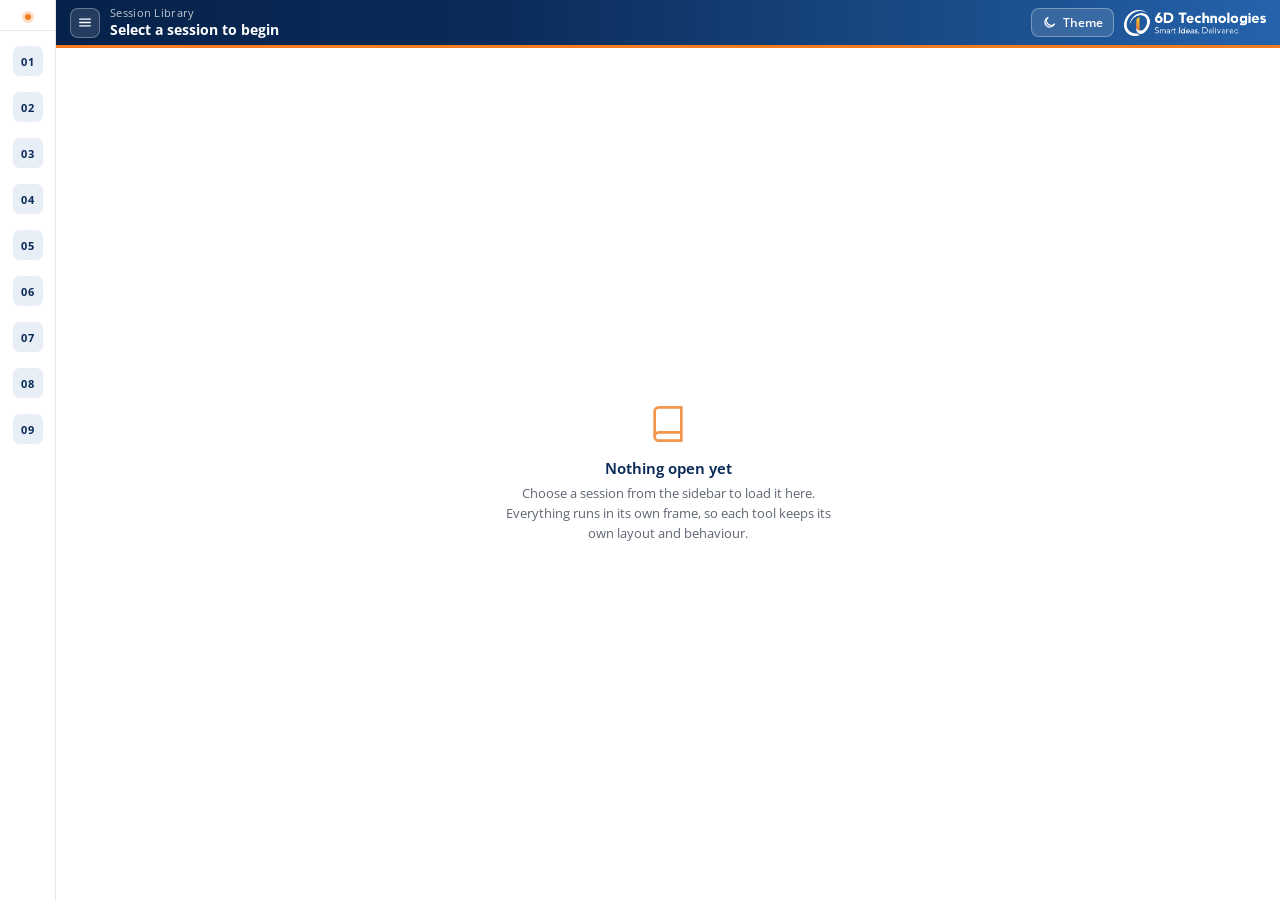
<file: index.html>
<!DOCTYPE html>
<html lang="en">
<head>
<meta charset="UTF-8">
<meta name="viewport" content="width=device-width, initial-scale=1.0">
<title>Airtel Ventas KE – Working Sessions</title>
<style>
  :root{
    --ink:var(--k-ink); --ink-2:var(--k-ink); --ink-3:var(--k-ink);
    --paper:var(--k-subtle); --paper-2:var(--k-surface); --line:var(--k-line);
    --text:var(--k-ink); --text-soft:var(--k-greybg2); --text-dim:var(--k-muted2);
    --accent:var(--k-orange); --accent-dark:var(--k-orange-text); --accent-soft:var(--k-orange-soft);
    --mono:'IBM Plex Mono','SFMono-Regular',Consolas,'Liberation Mono',Menlo,monospace;
    --sans:-apple-system,BlinkMacSystemFont,'Segoe UI',Roboto,Helvetica,Arial,sans-serif;
  }
  *{box-sizing:border-box;}
  html,body{margin:0;padding:0;height:100%;}
  body{
    font-family:var(--sans); background:var(--k-subtle); color:var(--k-ink);
    -webkit-font-smoothing:antialiased;
  }

  /* ---------- Shell ---------- */
  .shell{display:flex; height:100vh; overflow:hidden;}

  .sidebar{
    width:280px; flex:0 0 280px; background:var(--k-navy); color:var(--k-faint);
    height:100vh; overflow-y:auto;
    display:flex; flex-direction:column;
    border-right:1px solid var(--k-navyline);
    transition:margin-left .22s ease;
  }
  .sidebar.collapsed{ margin-left:-280px; }

  .sidebar-head{padding:24px 22px 18px; border-bottom:1px solid var(--k-navyline);}
  .sidebar-head .eyebrow{
    font-family:var(--mono); font-size:10.5px; letter-spacing:1.5px; color:var(--k-muted2);
    text-transform:uppercase; margin:0 0 8px; display:flex; align-items:center; gap:8px;
  }
  .sidebar-head .eyebrow .live-dot{width:6px; height:6px; border-radius:50%; background:var(--k-orange); box-shadow:0 0 0 3px rgba(244,123,32,.25);}
  .sidebar-head h1{font-size:17px; line-height:1.35; margin:0; color:var(--k-white); font-weight:650;}
  .sidebar-head p{font-size:12px; color:var(--k-muted2); margin:10px 0 0; line-height:1.55;}

  .search-wrap{padding:14px 16px 0;}
  .search-box{
    width:100%; background:var(--k-navy2); border:1px solid var(--k-navyline); border-radius:9px;
    padding:9px 11px; font-family:var(--sans); font-size:12.5px; color:var(--k-ondark); outline:none;
  }
  .search-box::placeholder{color:var(--k-muted2);}
  .search-box:focus{border-color:var(--k-orange);}

  .nav-list{list-style:none; margin:0; padding:14px 12px; flex:1; overflow-y:auto;}
  .nav-group-label{
    font-family:var(--mono); font-size:10px; letter-spacing:1.2px; color:var(--k-muted);
    text-transform:uppercase; padding:6px 10px 8px; margin-top:4px;
  }
  .nav-item{margin-bottom:8px;}
  .nav-btn{
    width:100%; text-align:left; background:transparent; border:1px solid transparent;
    border-radius:10px; padding:12px 13px; cursor:pointer; color:var(--k-faint);
    display:flex; align-items:center; gap:12px; transition:background .15s, border-color .15s;
    font-family:var(--sans);
  }
  .nav-btn:hover{background:var(--k-navy2);}
  .nav-btn.active{background:var(--k-navy2); border-color:var(--k-navyline);}
  .nav-badge{
    font-family:var(--mono); font-size:11px; font-weight:700; letter-spacing:.5px;
    width:38px; height:38px; flex:0 0 38px; display:flex; align-items:center; justify-content:center;
    border-radius:8px; background:var(--k-navy2); color:var(--k-gold);
  }
  .nav-btn.active .nav-badge{background:var(--k-orange); color:var(--k-white);}
  .nav-text{min-width:0;}
  .nav-text .t1{font-size:13px; font-weight:600; color:var(--k-ondark); white-space:nowrap; overflow:hidden; text-overflow:ellipsis;}
  .nav-text .t2{font-size:11px; color:var(--k-muted2); margin-top:2px; white-space:nowrap; overflow:hidden; text-overflow:ellipsis;}
  .nav-empty{padding:20px 10px; font-size:12px; color:var(--k-muted2); text-align:center; line-height:1.6;}

  .sidebar-foot{padding:14px 22px 20px; border-top:1px solid var(--k-navyline);}
  .sidebar-foot p{font-size:11px; color:var(--k-muted2); line-height:1.6; margin:0;}
  .sidebar-foot code{font-family:var(--mono); color:var(--k-muted2);}

  /* ---------- Main ---------- */
  .main{flex:1; min-width:0; height:100vh; display:flex; flex-direction:column;}

  .topbar{
    flex:0 0 auto; display:flex; align-items:center; gap:14px;
    padding:14px 22px; border-bottom:1px solid var(--k-line); background:var(--k-surface);
  }
  .toggle-btn{
    width:34px; height:34px; border-radius:8px; border:1px solid var(--k-line); background:var(--k-surface);
    cursor:pointer; display:flex; align-items:center; justify-content:center; color:var(--k-muted);
    flex:0 0 auto; transition:background .15s, border-color .15s;
  }
  .toggle-btn:hover{background:var(--k-subtle); border-color:var(--k-line2);}
  .toggle-btn svg{width:17px; height:17px;}

  .crumb{min-width:0;}
  .crumb .eyebrow{
    font-family:var(--mono); font-size:10.5px; letter-spacing:1px; color:var(--k-muted2);
    text-transform:uppercase; margin:0 0 2px;
  }
  .crumb h2{font-size:15px; margin:0; font-weight:650; color:var(--k-ink); white-space:nowrap; overflow:hidden; text-overflow:ellipsis;}

  .topbar-spacer{flex:1;}
  .open-btn{
    font-family:var(--sans); font-size:12px; font-weight:600; color:var(--k-orange-text);
    background:var(--k-orange-soft); border:1px solid var(--k-orange-line); border-radius:8px; padding:8px 13px;
    cursor:pointer; text-decoration:none; display:inline-flex; align-items:center; gap:6px;
    white-space:nowrap;
  }
  .open-btn:hover{background:var(--k-orange-soft);}

  .frame-wrap{flex:1; min-height:0; position:relative; background:var(--k-subtle);}
  iframe{width:100%; height:100%; border:0; display:none; background:var(--k-surface);}
  iframe.active{display:block;}

  .placeholder{
    height:100%; display:flex; align-items:center; justify-content:center; flex-direction:column;
    color:var(--k-muted2); text-align:center; padding:40px;
  }
  .placeholder h3{font-size:15px; color:var(--k-muted); margin:14px 0 6px; font-weight:650;}
  .placeholder p{font-size:12.5px; margin:0; max-width:340px; line-height:1.6;}
  .placeholder svg{width:40px; height:40px; opacity:.35;}

  @media (max-width: 860px){
    .sidebar{position:fixed; z-index:20; box-shadow:0 0 0 2000px rgba(0,0,0,0); }
    .sidebar.collapsed{margin-left:-280px;}
    .sidebar:not(.collapsed){ box-shadow:0 0 0 100vmax rgba(10,12,16,.45); }
  }
</style>
<link rel="preconnect" href="https://fonts.googleapis.com"><link rel="preconnect" href="https://fonts.gstatic.com" crossorigin><link href="https://fonts.googleapis.com/css2?family=Montserrat:wght@600;700&family=Open+Sans:ital,wght@0,400;0,600;0,700;1,400&family=IBM+Plex+Mono:wght@400;500;600&display=swap" rel="stylesheet"><script>
(function(){var d=document.documentElement,K='kv-theme';
try{if(window.self!==window.top)d.classList.add('in-frame')}catch(e){d.classList.add('in-frame')}
var t=null;try{t=localStorage.getItem(K)}catch(e){}
if(t==='light'||t==='dark')d.setAttribute('data-theme',t);else if(!d.getAttribute('data-theme'))d.setAttribute('data-theme','light');
window.__kvApply=function(t){d.setAttribute('data-theme',t)};
window.kvSetTheme=function(t){window.__kvApply(t);try{localStorage.setItem(K,t)}catch(e){}
 var fr=document.querySelectorAll('iframe');for(var i=0;i<fr.length;i++){try{fr[i].contentWindow.postMessage({kvTheme:t},'*')}catch(e){}}};
window.kvToggleTheme=function(){window.kvSetTheme(d.getAttribute('data-theme')==='dark'?'light':'dark')};
window.addEventListener('storage',function(e){if(e.key===K&&e.newValue)window.__kvApply(e.newValue)});
window.addEventListener('message',function(e){if(e.data&&e.data.kvTheme)window.__kvApply(e.data.kvTheme)});
})();
</script><style id="sixd-theme">
:root{--sixd-banner:linear-gradient(90deg,#06224A 0%,#0A2A57 35%,#2563AB 100%);
 --sans:'Open Sans','Segoe UI',Roboto,Helvetica,Arial,sans-serif;--disp:Montserrat,'Open Sans','Segoe UI',Arial,sans-serif;--display:Montserrat,'Open Sans','Segoe UI',Arial,sans-serif;
 --font-display:Montserrat,'Open Sans','Segoe UI',Arial,sans-serif;--font-body:'Open Sans','Segoe UI',Roboto,Helvetica,Arial,sans-serif}
body{font-family:'Open Sans','Segoe UI',Roboto,Helvetica,Arial,sans-serif}
h1,h2,h3,h4{font-family:Montserrat,'Open Sans','Segoe UI',Arial,sans-serif}
:focus-visible{outline:3px solid #F47B20;outline-offset:2px}
.sixd-banner{background:var(--sixd-banner);color:#fff;display:flex;align-items:center;gap:18px;padding:12px clamp(16px,3vw,28px);min-height:68px;position:relative;z-index:5}
.sixd-banner .sixd-t{flex:1;min-width:0}
.sixd-banner .sixd-sub{font-size:12.5px;opacity:.85;font-family:'Open Sans',sans-serif}
.sixd-banner .sixd-h{font-family:Montserrat,'Open Sans',sans-serif;font-weight:700;font-size:clamp(17px,2vw,21px);color:#fff;margin:0;line-height:1.2}
.sixd-logo{height:36px;width:auto;display:block;flex:none}
.sixd-theme-btn{background:rgba(255,255,255,.12);border:1px solid rgba(255,255,255,.32);color:#fff;border-radius:8px;padding:6px 11px;cursor:pointer;font:600 12.5px 'Open Sans',sans-serif;flex:none;display:inline-flex;align-items:center;gap:6px}
.sixd-tools{display:flex;align-items:center;gap:14px;flex:none}
html.in-frame .sixd-tools{display:none!important}
.sixd-theme-btn:hover{background:rgba(255,255,255,.2)}
.sixd-theme-btn svg{width:15px;height:15px}
html.in-frame .sixd-banner,html.in-frame .sixd-logo,html.in-frame .sixd-theme-btn{display:none!important}
@media (max-width:560px){.sixd-logo{height:26px}.sixd-banner .sixd-sub{display:none}}
:root{--k-blue:#2563AB;--k-blue-soft:#DCE9F7;--k-faint:#8A94A6;--k-gold:#FFB347;--k-greybg2:#5F6673;--k-head:#0A2A57;--k-ink:#1F2937;--k-line:#E5E7EB;--k-line2:#C9D2DF;--k-muted:#4B5563;--k-muted2:#5F6673;--k-navy:#0A2A57;--k-navy2:#12396F;--k-navyline:#1A3D6E;--k-ondark:#D6E0EE;--k-orange:#F47B20;--k-orange-deep:#D9601A;--k-orange-line:#F7C9A3;--k-orange-soft:#FCE4CC;--k-orange-text:#C25412;--k-page:#F7F9FC;--k-subtle:#F4F7FB;--k-surface:#FFFFFF;--k-white:#FFFFFF;color-scheme:light}
html[data-theme="dark"]{--k-blue:#8DBBF0;--k-blue-soft:#15355F;--k-faint:#7F8EA6;--k-gold:#FFB347;--k-greybg2:#8A94A6;--k-head:#D6E4F7;--k-ink:#E4EAF3;--k-line:#1F3B63;--k-line2:#2A4A75;--k-muted:#B7C2D3;--k-muted2:#A3B0C4;--k-navy:#06162E;--k-navy2:#0F2A50;--k-navyline:#12305A;--k-ondark:#C9D5E6;--k-orange:#FF9A4D;--k-orange-deep:#FFB070;--k-orange-line:#6B4520;--k-orange-soft:#3A2614;--k-orange-text:#FFB070;--k-page:#071B36;--k-subtle:#0A2141;--k-surface:#0D2546;--k-white:#FFFFFF;color-scheme:dark}

.topbar{background:var(--sixd-banner)!important;border-bottom:4px solid #F47B20!important;color:#fff;padding:12px 22px!important;min-height:68px}
.crumb .eyebrow{color:rgba(255,255,255,.75)!important;font-family:'Open Sans',sans-serif!important;letter-spacing:.3px!important;text-transform:none!important;font-size:12.5px!important}
.crumb h2{color:#fff!important;font-family:Montserrat,'Open Sans',sans-serif;font-size:clamp(16px,1.8vw,20px)!important;font-weight:700!important}
.toggle-btn{background:rgba(255,255,255,.12)!important;border-color:rgba(255,255,255,.3)!important;color:#fff!important}
.open-btn{background:#F47B20!important;border-color:#F47B20!important;color:#fff!important}
.open-btn:hover{background:#D9601A!important}
.sidebar-head h1{font-family:Montserrat,'Open Sans',sans-serif;font-weight:700}
.sidebar-head .eyebrow,.nav-group-label{font-family:'Open Sans',sans-serif!important;text-transform:none!important;letter-spacing:.2px!important;font-size:12px!important;font-weight:600}
.nav-btn.active{box-shadow:inset 4px 0 0 #F47B20}
.nav-badge{font-family:Montserrat,sans-serif!important}
.placeholder h3{font-family:Montserrat,'Open Sans',sans-serif}
.placeholder svg{color:#F47B20;opacity:.8!important}

:root{--ix-side:#FFFFFF;--ix-main:#FFFFFF;--ix-line:#E5E7EB;--ix-head:#0A2A57;--ix-text:#1F2937;--ix-muted:#5F6673;--ix-hover:#F4F7FB;--ix-active:#DCE9F7;--ix-badge:#E8EEF6;--ix-badge-ink:#0A2A57;--ix-field:#FFFFFF}
html[data-theme="dark"]{--ix-side:#06162E;--ix-main:#071B36;--ix-line:#1F3B63;--ix-head:#FFFFFF;--ix-text:#E4EAF3;--ix-muted:#A3B0C4;--ix-hover:#0F2A50;--ix-active:#15355F;--ix-badge:#15355F;--ix-badge-ink:#FFB347;--ix-field:#0D2546}
body{background:var(--ix-main)!important}
.sidebar{background:var(--ix-side)!important;color:var(--ix-text)!important;border-right:1px solid var(--ix-line)!important}
.sidebar-head,.sidebar-foot{border-color:var(--ix-line)!important}
.sidebar-head h1{color:var(--ix-head)!important}
.sidebar-head p,.sidebar-head .eyebrow,.nav-group-label,.nav-text .t2,.nav-empty,.sidebar-foot p,.sidebar-foot code{color:var(--ix-muted)!important}
.search-box{background:var(--ix-field)!important;border-color:var(--ix-line)!important;color:var(--ix-text)!important}
.search-box::placeholder{color:var(--ix-muted)!important}
.search-box:focus{border-color:#F47B20!important}
.nav-btn{color:var(--ix-text)!important}
.nav-btn:hover{background:var(--ix-hover)!important}
.nav-btn.active{background:var(--ix-active)!important;border-color:transparent!important}
.nav-text .t1{color:var(--ix-text)!important}
.nav-btn.active .nav-text .t1{color:var(--ix-head)!important}
.nav-badge{background:var(--ix-badge)!important;color:var(--ix-badge-ink)!important}
.nav-btn.active .nav-badge{background:#F47B20!important;color:#fff!important}
.frame-wrap,iframe{background:var(--ix-main)!important}
.placeholder{color:var(--ix-muted)!important}
.placeholder h3{color:var(--ix-head)!important}

/* ---- compact launcher ---- */
html body,html body *:not(code):not(pre):not(pre *):not(kbd):not(samp):not(textarea):not(.json):not(.json *):not(.code):not(.code *):not(svg):not(svg *){font-family:'Open Sans','Segoe UI',Roboto,Helvetica,Arial,sans-serif!important}
.sidebar{position:fixed!important;left:0;top:0;bottom:0;z-index:30;width:232px!important;flex:none!important;margin-left:0!important;height:100vh;overflow-x:hidden;transition:width .18s ease,box-shadow .18s ease,transform .2s ease}
.main{margin-left:232px;transition:margin-left .18s ease}
body.rail .sidebar{width:56px!important}
body.rail .main{margin-left:56px}
body.rail .sidebar:hover,body.rail .sidebar:focus-within{width:240px!important;box-shadow:10px 0 28px rgba(10,42,87,.2)}
body.rail .sidebar:not(:hover):not(:focus-within) :is(.sidebar-head h1,.sidebar-head p:not(.eyebrow),.eyebrow-text,.search-wrap,.nav-group-label,.nav-text,.sidebar-foot){display:none!important}
body.rail .sidebar:not(:hover):not(:focus-within) .sidebar-head{padding:14px 0 10px!important;display:flex;justify-content:center}
body.rail .sidebar:not(:hover):not(:focus-within) .sidebar-head .eyebrow{margin:0!important}
body.rail .sidebar:not(:hover):not(:focus-within) .nav-list{padding:8px 0!important}
body.rail .sidebar:not(:hover):not(:focus-within) .nav-btn{justify-content:center;padding:6px 0!important}
.sidebar-head{padding:14px 14px 12px!important}
.sidebar-head .eyebrow{font-size:11px!important;margin-bottom:4px!important;white-space:nowrap}
.sidebar-head h1{font-size:14px!important;white-space:nowrap}
.sidebar-head p:not(.eyebrow){font-size:11.5px!important;margin-top:4px!important;line-height:1.45!important}
.search-wrap{padding:10px 12px 0!important}
.search-box{padding:6px 9px!important;font-size:12px!important;border-radius:7px!important}
.nav-list{padding:8px 8px!important}
.nav-group-label{padding:4px 8px 4px!important;font-size:11px!important}
.nav-item{margin-bottom:2px!important}
.nav-btn{padding:6px 8px!important;gap:10px!important;border-radius:8px!important;white-space:nowrap}
.nav-badge{width:30px!important;height:30px!important;flex:0 0 30px!important;font-size:11px!important;border-radius:7px!important}
.nav-text .t1,.nav-text .t2{display:block!important}
.nav-text .t1{font-size:12.5px!important}
.nav-text .t2{font-size:11px!important;margin-top:0!important}
.sidebar-foot{padding:10px 14px!important}
.sidebar-foot p{font-size:10.5px!important}
.topbar{padding:6px 14px!important;min-height:46px!important;gap:10px!important;border-bottom-width:3px!important}
.toggle-btn{width:30px!important;height:30px!important}
.crumb .eyebrow{font-size:10.5px!important;margin:0!important}
.crumb h2{font-size:14px!important}
.open-btn,.sixd-theme-btn{padding:5px 10px!important;font-size:12px!important}
.topbar .sixd-logo{height:26px!important}
@media (max-width:860px){
 .main{margin-left:0!important}
 .sidebar{width:248px!important}
 .sidebar.collapsed{transform:translateX(-100%)}
 body.rail .sidebar{width:248px!important}
}
</style>
</head>
<body>

<div class="shell">

  <aside class="sidebar" id="sidebar">
    <div class="sidebar-head">
      <p class="eyebrow"><span class="live-dot"></span><span class="eyebrow-text">Airtel Kenya – Ventas</span></p>
      <h1>Working Sessions</h1>
      <p>Reference tools and validators, gathered in one place. Pick a session on the left to open it.</p>
    </div>

    <div class="search-wrap">
      <input type="text" class="search-box" id="searchBox" placeholder="Filter sessions…">
    </div>

    <ul class="nav-list" id="navList"></ul>

    <div class="sidebar-foot">
      <p>To add a session, drop the .html file into <code>/files</code> and add an entry to the <code>SESSIONS</code> list in <code>index.html</code>.</p>
    </div>
  </aside>

  <div class="main">
    <div class="topbar">
      <button class="toggle-btn" id="toggleBtn" title="Toggle sidebar">
        <svg viewBox="0 0 24 24" fill="none" stroke="currentColor" stroke-width="2" stroke-linecap="round"><line x1="4" y1="7" x2="20" y2="7"/><line x1="4" y1="12" x2="20" y2="12"/><line x1="4" y1="17" x2="20" y2="17"/></svg>
      </button>
      <div class="crumb" id="crumb">
        <p class="eyebrow">Session Library</p>
        <h2>Select a session to begin</h2>
      </div>
      <div class="topbar-spacer"></div>
      <a class="open-btn" id="openBtn" href="#" target="_blank" style="display:none;">
        Open in new tab
        <svg width="12" height="12" viewBox="0 0 24 24" fill="none" stroke="currentColor" stroke-width="2.4" stroke-linecap="round"><path d="M7 17L17 7M7 7h10v10"/></svg>
      </a>
      <button type="button" class="sixd-theme-btn" onclick="kvToggleTheme()" aria-label="Switch light or dark theme"><svg viewBox="0 0 24 24" fill="none" stroke="currentColor" stroke-width="2" stroke-linecap="round" stroke-linejoin="round"><path d="M20 14.5A8 8 0 1 1 9.5 4a6.2 6.2 0 0 0 10.5 10.5Z"/></svg>Theme</button><img class="sixd-logo" src="[data-uri]" alt="6D Technologies – Smart Ideas, Delivered">
    </div>

    <div class="frame-wrap" id="frameWrap">
      <div class="placeholder" id="placeholder">
        <svg viewBox="0 0 24 24" fill="none" stroke="currentColor" stroke-width="1.6" stroke-linecap="round" stroke-linejoin="round"><path d="M4 19.5A2.5 2.5 0 0 1 6.5 17H20"/><path d="M6.5 2H20v20H6.5A2.5 2.5 0 0 1 4 19.5v-15A2.5 2.5 0 0 1 6.5 2z"/></svg>
        <h3>Nothing open yet</h3>
        <p>Choose a session from the sidebar to load it here. Everything runs in its own frame, so each tool keeps its own layout and behaviour.</p>
      </div>
      <!-- iframes injected here -->
    </div>
  </div>

</div>

<script>
  // ---- Register sessions here. Add a new object for each new HTML file dropped into /files ----
  const SESSIONS = [
    { key:'ke-primary', badge:'01', title:'Primary Sales & Return', subtitle:'Sale Orders', src:'files/PrimarySales.html', group:'Kenya' },
    { key:'ke-rcv-epin', badge:'02', title:'RCV & ePIN Generation', subtitle:'Generate Vouchers', src:'files/RCV_Generation_Printing.html', group:'Kenya' },
    { key:'mkt-erp', badge:'03', title:'Kenya ERP Posting', subtitle:'Staging Validator', src:'files/MKT_ERP_INV_INTF_Staging_Validator.html', group:'Kenya' },
    { key:'ke-kra', badge:'04', title:'KRA Integration', subtitle:'Invoice validation & QR', src:'files/KE_KRA_Integration.html', group:'Kenya' },
    { key:'ke-kra-posting', badge:'05', title:'KRA Posting', subtitle:'KRA Posting', src:'files/KE_RA_Posting.html', group:'Kenya' },
    { key:'ke-airtel', badge:'06', title:'KE-Airtel Products Calculator', subtitle:'Ventas Tax Details', src:'files/KE-Airtel_Ventas_Tax_Details.html', group:'Kenya' },
    { key:'ke-upc', badge:'07', title:'Kenya UPC Catalog', subtitle:'Product Details', src:'files/KENYA_2.0_UPC_Catalogue.html', group:'Kenya' },
    { key:'ke-ps-order', badge:'08', title:'Primary Sale Order Explorer', subtitle:'Executor log milestones', src:'files/PrimarySale_Order_Expolore_KE.html', group:'Kenya' },
    { key:'ke-log-order', badge:'09', title:'Generate Voucher Log Explorer', subtitle:'Voucher-load scheduler logs', src:'files/Log_Order_Explorer_Kenya.html', group:'Kenya' }
  ];

  const navList = document.getElementById('navList');
  const frameWrap = document.getElementById('frameWrap');
  const placeholder = document.getElementById('placeholder');
  const crumb = document.getElementById('crumb');
  const openBtn = document.getElementById('openBtn');
  const searchBox = document.getElementById('searchBox');
  const sidebar = document.getElementById('sidebar');
  const toggleBtn = document.getElementById('toggleBtn');

  const loadedFrames = {};
  let activeKey = null;

  function groupSessions(list){
    const groups = {};
    list.forEach(s => {
      const g = s.group || 'Sessions';
      if(!groups[g]) groups[g] = [];
      groups[g].push(s);
    });
    return groups;
  }

  function renderNav(filter = ''){
    navList.innerHTML = '';
    const f = filter.trim().toLowerCase();
    const filtered = SESSIONS.filter(s =>
      !f || (s.title + ' ' + s.subtitle + ' ' + s.group).toLowerCase().includes(f)
    );

    if(filtered.length === 0){
      navList.innerHTML = '<li class="nav-empty">No sessions match your search.</li>';
      return;
    }

    const groups = groupSessions(filtered);
    Object.keys(groups).forEach(groupName => {
      const label = document.createElement('li');
      label.className = 'nav-group-label';
      label.textContent = groupName;
      navList.appendChild(label);

      groups[groupName].forEach(s => {
        const li = document.createElement('li');
        li.className = 'nav-item';
        li.innerHTML = `
          <button class="nav-btn${s.key === activeKey ? ' active' : ''}" data-key="${s.key}">
            <span class="nav-badge">${s.badge}</span>
            <span class="nav-text">
              <span class="t1">${s.title}</span>
              <span class="t2">${s.subtitle}</span>
            </span>
          </button>`;
        navList.appendChild(li);
      });
    });
  }

  function openSession(key){
    const session = SESSIONS.find(s => s.key === key);
    if(!session) return;
    activeKey = key;

    placeholder.style.display = 'none';

    Object.values(loadedFrames).forEach(f => f.classList.remove('active'));

    if(!loadedFrames[key]){
      const iframe = document.createElement('iframe');
      iframe.src = session.src;
      iframe.title = session.title + ' — ' + session.subtitle;
      iframe.addEventListener('load',()=>{try{iframe.contentWindow.postMessage({kvTheme:document.documentElement.getAttribute('data-theme')},'*')}catch(e){}});
      frameWrap.appendChild(iframe);
      loadedFrames[key] = iframe;
    }
    loadedFrames[key].classList.add('active');

    crumb.querySelector('.eyebrow').textContent = session.group || 'Session';
    crumb.querySelector('h2').textContent = session.title + ' — ' + session.subtitle;

    openBtn.href = session.src;
    openBtn.style.display = 'inline-flex';

    renderNav(searchBox.value);
    document.querySelectorAll('.nav-btn').forEach(b => b.classList.toggle('active', b.dataset.key === key));

    if(window.innerWidth <= 860){ sidebar.classList.add('collapsed'); }
  }

  navList.addEventListener('click', e => {
    const btn = e.target.closest('.nav-btn');
    if(!btn) return;
    openSession(btn.dataset.key);
  });

  searchBox.addEventListener('input', () => renderNav(searchBox.value));

  const mqSmall = window.matchMedia('(max-width: 860px)');
  const railOn = () => { try { return localStorage.getItem('kv-rail') !== '0'; } catch(e) { return true; } };
  const applyRail = () => { document.body.classList.toggle('rail', !mqSmall.matches && railOn()); };
  applyRail(); mqSmall.addEventListener('change', applyRail);
  toggleBtn.title = 'Pin or collapse the session list';
  toggleBtn.addEventListener('click', () => {
    if (mqSmall.matches) { sidebar.classList.toggle('collapsed'); return; }
    const next = !document.body.classList.contains('rail');
    try { localStorage.setItem('kv-rail', next ? '1' : '0'); } catch(e) {}
    applyRail();
  });
  const tipNav = () => document.querySelectorAll('.nav-btn').forEach(b => { const t = b.querySelector('.t1'); if (t) b.title = t.textContent; });
  new MutationObserver(tipNav).observe(navList, { childList: true }); tipNav();

  renderNav();
</script>

</body>
</html>
</file>
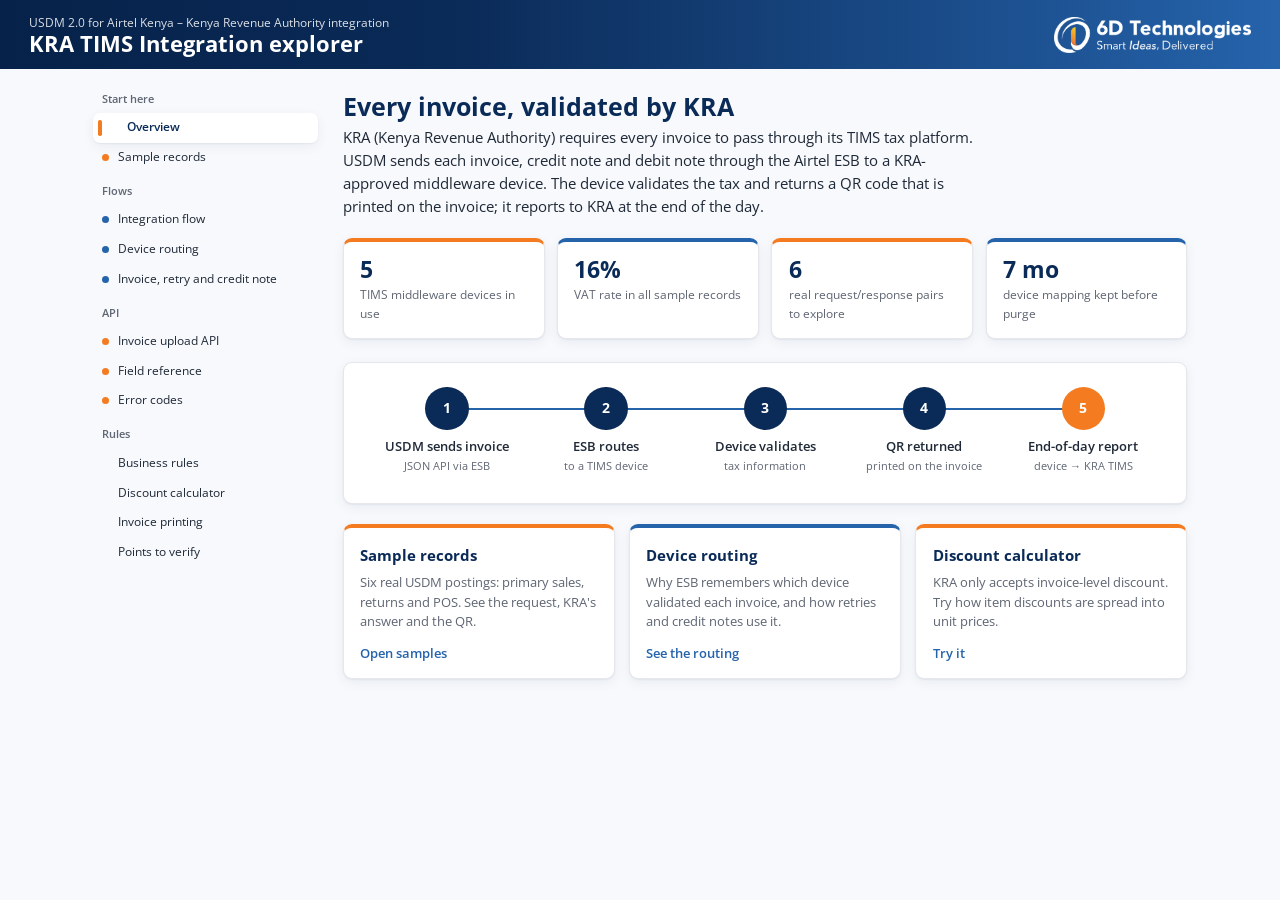
<file: files/KE_KRA_Integration.html>
<!DOCTYPE html>
<html lang="en">
<head>
<meta charset="utf-8">
<meta name="viewport" content="width=device-width, initial-scale=1, viewport-fit=cover">
<title>KRA TIMS Integration explorer</title>
<link rel="preconnect" href="https://fonts.googleapis.com">
<link rel="preconnect" href="https://fonts.gstatic.com" crossorigin>
<link href="https://fonts.googleapis.com/css2?family=Montserrat:wght@600;700&family=Open+Sans:ital,wght@0,400;0,600;0,700;1,400&display=swap" rel="stylesheet">
<style>
:root{
  --navy:#0A2A57;--navy-deep:#06224A;--blue:#2563AB;--orange:#F47B20;--orange-deep:#D9601A;--gold:#FFB347;
  --bg:#F7F9FC;--surface:#FFFFFF;--ink:#1F2937;--muted:#5F6673;--line:#E5E7EB;
  --head:#0A2A57;--blue-soft:#DCE9F7;--orange-soft:#FCE4CC;--stop:#B4441B;--stop-soft:#FBE3D8;
  --ok:#1F7A5A;--ok-soft:#DDF1E8;--link:#2563AB;--dot3:#0A2A57;--shadow:0 1px 2px rgba(10,42,87,.06),0 4px 14px rgba(10,42,87,.06);
  --banner:linear-gradient(90deg,#06224A 0%,#0A2A57 35%,#2563AB 100%);
  color-scheme:light;
  box-sizing:border-box;padding-top:env(safe-area-inset-top,0px);padding-bottom:env(safe-area-inset-bottom,0px);
}
@media (prefers-color-scheme:dark){:root:not([data-theme="light"]){
  --bg:#071B36;--surface:#0D2546;--ink:#E4EAF3;--muted:#A3B0C4;--line:#1F3B63;--head:#D6E4F7;
  --blue-soft:#15355F;--orange-soft:#3A2614;--stop:#FF9A6B;--stop-soft:#3A1F17;--ok:#6FD3AA;--ok-soft:#123A2D;--link:#8DBBF0;--dot3:#8FA3C0;
  --shadow:0 1px 2px rgba(0,0,0,.3);color-scheme:dark;}}
:root[data-theme="dark"]{
  --bg:#071B36;--surface:#0D2546;--ink:#E4EAF3;--muted:#A3B0C4;--line:#1F3B63;--head:#D6E4F7;
  --blue-soft:#15355F;--orange-soft:#3A2614;--stop:#FF9A6B;--stop-soft:#3A1F17;--ok:#6FD3AA;--ok-soft:#123A2D;--link:#8DBBF0;--dot3:#8FA3C0;
  --shadow:0 1px 2px rgba(0,0,0,.3);color-scheme:dark;}
html{scroll-padding-top:env(safe-area-inset-top,0px)}
*,*::before,*::after{box-sizing:border-box}
body{margin:0;background:var(--bg);color:var(--ink);font:15px/1.55 "Open Sans","Segoe UI",Roboto,Helvetica,Arial,sans-serif}
h1,h2,h3{font-family:Montserrat,"Open Sans","Segoe UI",Arial,sans-serif;color:var(--head);margin:0}
button{font:inherit;color:inherit}
:focus-visible{outline:3px solid var(--orange);outline-offset:2px}
.banner{background:var(--banner);color:#fff;display:flex;align-items:center;gap:20px;padding:14px clamp(16px,3vw,32px);min-height:76px}
.banner .t{flex:1;min-width:0}
.banner .sub{font-size:13px;opacity:.85}
.banner h1{color:#fff;font-size:clamp(19px,2.4vw,24px);line-height:1.2}
.banner .logo{height:40px;width:auto;display:block}
.ventas-tile{background:#fff;border-radius:8px;padding:7px 10px;display:flex;align-items:center}
.ventas-tile img{height:18px;width:auto;display:block}
.theme-btn{background:rgba(255,255,255,.12);border:1px solid rgba(255,255,255,.3);color:#fff;border-radius:8px;padding:6px 10px;cursor:pointer;font-size:13px}
.shell{display:grid;grid-template-columns:250px minmax(0,1fr);max-width:1280px;margin:0 auto;gap:28px;padding:24px clamp(12px,3vw,32px) 48px}
nav.side{position:sticky;top:calc(16px + env(safe-area-inset-top,0px));align-self:start}
.navgroup{margin-bottom:18px}
.navgroup h3{font-size:12px;color:var(--muted);font-family:"Open Sans",sans-serif;font-weight:600;margin:0 0 6px 10px}
.navbtn{display:flex;width:100%;text-align:left;align-items:center;gap:10px;background:none;border:0;border-radius:8px;padding:8px 10px;cursor:pointer;color:var(--ink);font-size:14.5px}
.navbtn:hover{background:var(--blue-soft)}
.navbtn[aria-current="page"]{background:var(--surface);box-shadow:var(--shadow);font-weight:600;color:var(--head)}
.navbtn[aria-current="page"]::before{content:"";width:4px;height:18px;border-radius:2px;background:var(--orange);margin-left:-4px}
.navbtn .dot{width:8px;height:8px;border-radius:50%;flex:none}
.mobile-nav{display:none}
main{min-width:0}
.lead{font-size:16.5px;max-width:72ch;color:var(--ink);margin:6px 0 22px}
.view-title{font-size:clamp(22px,2.6vw,28px);line-height:1.2}
.card{background:var(--surface);border:1px solid var(--line);border-radius:10px;box-shadow:var(--shadow)}
.accent-o{border-top:5px solid var(--orange)}
.accent-b{border-top:5px solid var(--blue)}
/* product picker on overview */
.products{display:grid;grid-template-columns:repeat(4,minmax(0,1fr));gap:16px;margin-bottom:28px}
.prod{padding:18px 18px 16px;text-align:left;cursor:pointer;display:flex;flex-direction:column;gap:6px;border-top-width:5px}
.prod:hover{transform:translateY(-1px)}
.prod h2{font-size:17px}
.prod p{margin:0;color:var(--muted);font-size:14px}
.prod .go{margin-top:8px;font-weight:600;color:var(--link);font-size:14px}
/* matrix */
.matrix{overflow-x:auto}
.matrix table{border-collapse:separate;border-spacing:0;width:100%;min-width:760px}
.matrix th,.matrix td{padding:0;border-bottom:1px solid var(--line);vertical-align:top}
.matrix thead th{font-family:Montserrat,sans-serif;font-size:13.5px;color:#fff;background:var(--navy);padding:10px 12px;text-align:left}
.matrix thead th:first-child{border-top-left-radius:10px}.matrix thead th:last-child{border-top-right-radius:10px}
.matrix tbody th{font-weight:600;text-align:left;padding:10px 12px;font-size:14px;color:var(--head);width:18%}
.cellbtn{display:block;width:100%;height:100%;text-align:left;background:none;border:0;padding:10px 12px;cursor:pointer;font-size:14px}
.cellbtn:hover{background:var(--blue-soft)}
.cellbtn.shared{background:color-mix(in srgb,var(--blue-soft) 55%,transparent)}
.cellbtn.skip{color:var(--muted);font-style:italic}
.cellbtn small{display:block;color:var(--muted);font-size:12.5px;font-style:normal}
/* flow rail */
.tabs{display:flex;gap:6px;margin:4px 0 18px;flex-wrap:wrap}
.tab{border:1px solid var(--line);background:var(--surface);border-radius:999px;padding:6px 14px;cursor:pointer;font-size:14px}
.tab[aria-selected="true"]{background:var(--navy);border-color:var(--navy);color:#fff}
.rail{display:flex;gap:0;overflow-x:auto;padding:6px 2px 14px;scroll-snap-type:x proximity}
.step{flex:1 0 128px;position:relative;background:none;border:0;cursor:pointer;padding:0 6px;text-align:center;scroll-snap-align:start}
.step::before{content:"";position:absolute;top:21px;left:-50%;right:50%;height:2px;background:var(--line);z-index:0}
.step:first-child::before{display:none}
.step .n{position:relative;z-index:1;display:inline-grid;place-items:center;width:42px;height:42px;border-radius:50%;background:var(--surface);border:2px solid var(--line);font-weight:700;color:var(--muted);font-family:Montserrat,sans-serif;transition:background .15s,border-color .15s}
.step .l{display:block;margin-top:8px;font-size:13.5px;font-weight:600;color:var(--ink);line-height:1.3}
.step .s{display:block;font-size:12px;color:var(--muted);line-height:1.3;margin-top:2px}
.step.seen .n{border-color:var(--blue);color:var(--blue)}
.step.seen::before{background:var(--blue)}
.step[aria-current="step"] .n{background:var(--orange);border-color:var(--orange);color:#fff}
.step.auto .n{border-style:dashed}
.detail{padding:22px 24px;margin-top:6px}
.detail-head{display:flex;flex-wrap:wrap;align-items:baseline;gap:10px 16px;margin-bottom:14px}
.detail-head h2{font-size:20px}
.pill{display:inline-flex;align-items:center;gap:6px;border-radius:999px;padding:3px 10px;font-size:12.5px;font-weight:600}
.pill.status{background:var(--blue-soft);color:var(--head)}
.pill.who{background:var(--orange-soft);color:var(--ink)}
.sys{display:flex;gap:6px;flex-wrap:wrap}
.sys span{border:1px solid var(--line);border-radius:6px;padding:2px 8px;font-size:12px;color:var(--muted);font-weight:600}
.cols{display:grid;grid-template-columns:repeat(auto-fit,minmax(240px,1fr));gap:18px 28px}
.cols h3{font-size:14px;margin-bottom:6px}
.cols ul{margin:0;padding-left:18px}
.cols li{margin:3px 0}
.fail{background:var(--stop-soft);border-radius:8px;padding:12px 14px}
.fail h3{color:var(--stop)}
.navrow{display:flex;justify-content:space-between;gap:10px;margin-top:20px;border-top:1px solid var(--line);padding-top:14px}
.btn{border:1px solid var(--line);background:var(--surface);border-radius:8px;padding:8px 14px;cursor:pointer;font-weight:600;font-size:14px}
.btn.primary{background:var(--orange);border-color:var(--orange);color:#fff}
.btn.primary:hover{background:var(--orange-deep)}
.btn:disabled{opacity:.4;cursor:default}
.note{font-size:13px;color:var(--muted);margin-top:10px}
/* tables */
.tbl{overflow-x:auto;margin-top:6px}
.tbl table{border-collapse:collapse;width:100%;min-width:520px;font-size:14px;background:var(--surface)}
.tbl th{background:var(--navy);color:#fff;text-align:left;padding:9px 12px;font-weight:600;font-size:13.5px}
.tbl td{border-bottom:1px solid var(--line);padding:9px 12px;vertical-align:top}
.tbl tr:last-child td{border-bottom:0}
.tbl code,code{font-family:ui-monospace,SFMono-Regular,Menlo,Consolas,monospace;font-size:12.5px;background:var(--blue-soft);padding:1px 5px;border-radius:4px;color:var(--head)}
.req{font-weight:700;color:var(--orange-deep)}
/* simulator */
.sim{display:grid;grid-template-columns:minmax(0,340px) minmax(0,1fr);gap:24px;align-items:start}
.controls{padding:20px}
.ctl{margin-bottom:16px;border:0;padding:0}
.ctl legend{font-weight:600;font-size:14px;color:var(--head);margin-bottom:6px;padding:0}
.seg{display:flex;flex-wrap:wrap;gap:6px}
.seg label{position:relative}
.seg input{position:absolute;opacity:0;pointer-events:none}
.seg span{display:inline-block;border:1px solid var(--line);border-radius:8px;padding:6px 11px;font-size:13.5px;cursor:pointer;background:var(--surface)}
.seg input:checked+span{background:var(--navy);color:#fff;border-color:var(--navy)}
.seg input:focus-visible+span{outline:3px solid var(--orange);outline-offset:2px}
.ctl .hint{font-size:12.5px;color:var(--muted);margin-top:5px}
.ctl.off{opacity:.45}
.journey{padding:20px 22px}
.result{display:flex;align-items:center;gap:14px;flex-wrap:wrap;margin-bottom:14px}
.result .big{font-family:Montserrat,sans-serif;font-size:24px;font-weight:700}
.result .big.ok{color:var(--ok)}.result .big.bad{color:var(--stop)}.result .big.wait{color:var(--orange-deep)}
.tl{list-style:none;margin:0;padding:0;position:relative}
.tl li{display:grid;grid-template-columns:28px 1fr;gap:12px;padding:0 0 14px;position:relative}
.tl li::before{content:"";position:absolute;left:13px;top:26px;bottom:0;width:2px;background:var(--line)}
.tl li:last-child::before{display:none}
.tl .mk{width:28px;height:28px;border-radius:50%;display:grid;place-items:center;font-size:14px;font-weight:700;border:2px solid var(--line);background:var(--surface);z-index:1}
.tl .done .mk{background:var(--blue);border-color:var(--blue);color:#fff}
.tl .skip .mk{border-style:dashed;color:var(--muted)}
.tl .stop .mk{background:var(--stop);border-color:var(--stop);color:#fff}
.tl .wait .mk{border-color:var(--orange);color:var(--orange-deep)}
.tl .ttl{font-weight:600}
.tl .skip .ttl{color:var(--muted);font-weight:400}
.tl .why{font-size:13.5px;color:var(--muted)}
.tl .stop .why{color:var(--stop)}
.fired{display:flex;flex-wrap:wrap;gap:6px;margin-top:8px}
.fired span{background:var(--orange-soft);border-radius:6px;padding:3px 9px;font-size:12.5px;font-weight:600}
@media (prefers-reduced-motion:no-preference){.tl li{animation:in .28s ease both}@keyframes in{from{opacity:0;transform:translateY(4px)}to{opacity:1;transform:none}}}
/* errors */
.search{display:flex;gap:10px;flex-wrap:wrap;margin-bottom:14px}
.search input{flex:1 1 240px;border:1px solid var(--line);border-radius:8px;padding:9px 12px;font:inherit;background:var(--surface);color:var(--ink)}
.empty{padding:22px;color:var(--muted)}
/* integrations */
.ints{display:grid;grid-template-columns:repeat(auto-fit,minmax(260px,1fr));gap:14px;margin-bottom:24px}
.int{padding:16px 18px;text-align:left;cursor:pointer;border-top-width:5px}
.int h3{font-size:16px;margin-bottom:4px}
.int p{margin:0;font-size:13.5px;color:var(--muted)}
.int[aria-pressed="true"]{outline:2px solid var(--orange)}
.conf{padding:16px 18px;margin-bottom:12px}
.conf h3{font-size:15px;margin-bottom:8px}
.vs{display:grid;grid-template-columns:1fr 1fr;gap:12px}
.vs div{border-radius:8px;padding:10px 12px;font-size:14px}
.vs .b{background:var(--blue-soft)}.vs .l{background:var(--orange-soft)}
.vs strong{display:block;font-size:12.5px;margin-bottom:2px}
.check{list-style:none;padding:0;margin:0}
.check li{display:flex;gap:10px;padding:9px 0;border-bottom:1px solid var(--line)}
.check li:last-child{border-bottom:0}
.check input{width:18px;height:18px;margin-top:2px;accent-color:var(--orange)}
section.block{margin-top:30px}
section.block>h2{font-size:19px;margin-bottom:10px}
@media (max-width:1180px){.products{grid-template-columns:repeat(2,minmax(0,1fr))}}
@media (max-width:900px){
  .shell{grid-template-columns:1fr;gap:12px}
  nav.side{display:none}
  .mobile-nav{display:block;position:sticky;top:env(safe-area-inset-top,0px);z-index:10;background:var(--bg);padding:10px 0}
  body::before{content:"";position:fixed;inset:0 0 auto;height:env(safe-area-inset-top,0px);z-index:10;background:var(--bg)}
  .mobile-nav select{width:100%;border:1px solid var(--line);border-radius:8px;padding:10px;font:inherit;background:var(--surface);color:var(--ink)}
  .sim{grid-template-columns:1fr}
  .products{grid-template-columns:1fr}
  .banner .ventas-tile{display:none}
}
@media (max-width:560px){.banner .logo{height:26px}.banner .sub{display:none}.banner{gap:10px}.theme-btn{padding:5px 8px;font-size:12px}.vs{grid-template-columns:1fr}.detail{padding:18px}}

.kpis{display:grid;grid-template-columns:repeat(4,minmax(0,1fr));gap:14px;margin-bottom:26px}
.kpi{padding:16px 18px}
.kpi .v{font-family:Montserrat,sans-serif;font-size:26px;font-weight:700;color:var(--head);line-height:1.1}
.kpi .k{font-size:13.5px;color:var(--muted);margin-top:4px}
.life{display:flex;gap:0;overflow-x:auto;padding:4px 2px 10px}
.life .st{flex:1 0 150px;text-align:center;position:relative;padding:0 8px}
.life .st::before{content:"";position:absolute;top:24px;left:-50%;right:50%;height:2px;background:var(--blue)}
.life .st:first-child::before{display:none}
.life .ic{position:relative;z-index:1;width:48px;height:48px;border-radius:50%;display:inline-grid;place-items:center;background:var(--navy);color:#fff;font-weight:700;font-family:Montserrat,sans-serif}
.life .st.out .ic{background:var(--orange)}
.life .nm{display:block;font-weight:600;margin-top:8px;font-size:14px}
.life .ds{display:block;font-size:12.5px;color:var(--muted)}
.bars{display:grid;grid-template-columns:minmax(120px,170px) 1fr 96px;gap:8px 14px;align-items:center;font-size:14px}
.bar{height:18px;border-radius:4px;background:var(--blue);min-width:3px}
.bars .q{text-align:right;font-variant-numeric:tabular-nums;font-weight:600}
textarea.code{width:100%;min-height:110px;border:1px solid var(--line);border-radius:8px;padding:10px 12px;font:13px/1.5 ui-monospace,SFMono-Regular,Menlo,Consolas,monospace;background:var(--surface);color:var(--ink);resize:vertical}
.parts{display:flex;flex-wrap:wrap;gap:4px;font:13px ui-monospace,SFMono-Regular,Menlo,Consolas,monospace;margin:12px 0}
.parts button{border:1px solid var(--line);background:var(--surface);border-radius:6px;padding:4px 7px;cursor:pointer;font:inherit}
.parts button[aria-pressed="true"]{background:var(--orange);border-color:var(--orange);color:#fff}
.kv{display:grid;grid-template-columns:minmax(140px,200px) 1fr;gap:8px 16px;font-size:14px}
.kv dt{color:var(--muted);font-weight:600}.kv dd{margin:0}
.ok{color:var(--ok);font-weight:600}.bad{color:var(--stop);font-weight:600}
.numin{border:1px solid var(--line);border-radius:8px;padding:8px 10px;font:inherit;width:100%;background:var(--surface);color:var(--ink)}
.facts{display:grid;grid-template-columns:repeat(auto-fit,minmax(150px,1fr));gap:10px;margin:14px 0 4px}
.facts div{background:var(--blue-soft);border-radius:8px;padding:10px 12px}
.facts strong{display:block;font-family:Montserrat,sans-serif;font-size:18px;color:var(--head)}
.facts span{font-size:12.5px;color:var(--muted)}
.diff td:nth-child(2){color:var(--muted)}
.diff td:nth-child(3){font-weight:600}
@media (max-width:1000px){.kpis{grid-template-columns:repeat(2,minmax(0,1fr))}}

/* ---- KRA explorer additions ---- */
.seqwrap{overflow-x:auto}
.seq svg{display:block;min-width:720px;width:100%;height:auto}
.seq .msg{cursor:pointer}
.seq .msg:hover .lbl{fill:var(--orange-deep)}
.seq .msg.on .ln{stroke:var(--orange);stroke-width:2.5}
.seq .msg.on .lbl{fill:var(--orange-deep);font-weight:700}
.seqdetail{margin-top:12px;padding:14px 16px;border-radius:10px;background:var(--blue-soft);font-size:14px}
.seqdetail strong{color:var(--head)}
.dtree{display:grid;gap:10px}
.dnode{display:grid;grid-template-columns:34px 1fr;gap:12px;align-items:start;padding:12px 14px;border:1px solid var(--line);border-radius:10px;background:var(--surface)}
.dnode .q{width:34px;height:34px;border-radius:8px;display:grid;place-items:center;font-weight:700;background:var(--blue-soft);color:var(--head);font-family:Montserrat,sans-serif}
.dnode.hit{border-color:var(--orange);box-shadow:0 0 0 2px var(--orange-soft)}
.dnode.hit .q{background:var(--orange);color:#fff}
.dnode.end{background:var(--ok-soft);border-color:transparent}
.dnode.end.err{background:var(--stop-soft)}
.dnode.end .q{background:var(--ok);color:#fff}
.dnode.end.err .q{background:var(--stop)}
.dnode.dim{opacity:.4}
.dnode h4{margin:0 0 2px;font-size:14.5px;color:var(--head);font-family:Montserrat,sans-serif}
.dnode p{margin:0;font-size:13.5px;color:var(--muted)}
.samples{display:grid;grid-template-columns:minmax(0,290px) minmax(0,1fr);gap:20px;align-items:start}
.slist{display:grid;gap:10px;position:sticky;top:16px}
.sbtn{text-align:left;padding:12px 14px;border-radius:10px;border:1px solid var(--line);background:var(--surface);cursor:pointer;display:grid;gap:3px;box-shadow:var(--shadow)}
.sbtn[aria-pressed="true"]{border-color:var(--orange);box-shadow:inset 4px 0 0 var(--orange),var(--shadow)}
.sbtn .t{font-weight:600;font-size:14px;color:var(--head)}
.sbtn .m{font-size:12.5px;color:var(--muted)}
.typetag{display:inline-block;font-size:11.5px;font-weight:700;border-radius:999px;padding:2px 9px;margin-right:6px}
.tt1{background:var(--blue-soft);color:var(--head)}
.tt2{background:var(--orange-soft);color:var(--orange-deep)}
.tt3{background:var(--ok-soft);color:var(--ok)}
.json{margin:0;padding:14px 16px;border-radius:10px;background:var(--bg);border:1px solid var(--line);font:12.5px/1.6 ui-monospace,SFMono-Regular,Menlo,Consolas,monospace;overflow:auto;max-height:560px;white-space:pre}
.json .k{color:var(--blue)}.json .s{color:var(--ok)}.json .n{color:var(--orange-deep)}
.json .hl{background:var(--orange-soft);border-radius:3px;outline:1px solid var(--orange)}
.qrbox{display:flex;gap:18px;align-items:center;flex-wrap:wrap}
.qr{width:132px;height:132px;padding:8px;background:#fff;border-radius:8px;border:1px solid var(--line);display:grid;place-items:center;flex:none}
.qr svg{width:116px;height:116px;display:block}
.qrtext a{color:var(--blue)}
#sd .facts{grid-template-columns:repeat(2,minmax(0,1fr))}
#sd .facts strong{font-size:15px;overflow-wrap:anywhere}
.qrtext{font:13px/1.7 ui-monospace,SFMono-Regular,Menlo,Consolas,monospace}
.checks{list-style:none;margin:0;padding:0;display:grid;gap:6px;font-size:13.5px}
.checks li{display:flex;gap:8px;align-items:flex-start}
.checks .i{flex:none;width:20px;height:20px;border-radius:50%;display:grid;place-items:center;font-size:12px;font-weight:700;color:#fff;background:var(--ok)}
.checks .w .i{background:var(--orange)}
.calc input{width:100%;border:1px solid var(--line);border-radius:6px;padding:6px 8px;font:inherit;font-size:13.5px;background:var(--surface);color:var(--ink)}
.calc td{vertical-align:middle}
.calc .num{text-align:right;font-variant-numeric:tabular-nums}
.badge-ok{display:inline-block;background:var(--ok-soft);color:var(--ok);font-weight:700;font-size:12px;border-radius:999px;padding:3px 10px}
.vs2{display:grid;grid-template-columns:1fr 1fr;gap:16px}
@media (max-width:900px){.samples{grid-template-columns:1fr}.slist{position:static}.vs2{grid-template-columns:1fr}}
.inv{max-width:520px;border:1px solid var(--line);border-radius:10px;background:var(--surface);padding:18px 20px;font-size:13.5px}
.inv .row{display:flex;justify-content:space-between;gap:10px;padding:4px 0}
.inv hr{border:0;border-top:1px dashed var(--line);margin:10px 0}
html.in-frame #themeBtn,html.in-frame .banner .logo{display:none!important}
</style>
<script>
(function(){var d=document.documentElement,K='kv-theme';
try{if(window.self!==window.top)d.classList.add('in-frame')}catch(e){d.classList.add('in-frame')}
var t=null;try{t=localStorage.getItem(K)}catch(e){}
if(t==='light'||t==='dark')d.setAttribute('data-theme',t);else if(!d.getAttribute('data-theme'))d.setAttribute('data-theme','light');
window.__kvApply=function(t){d.setAttribute('data-theme',t)};
window.kvSetTheme=function(t){window.__kvApply(t);try{localStorage.setItem(K,t)}catch(e){}
 var fr=document.querySelectorAll('iframe');for(var i=0;i<fr.length;i++){try{fr[i].contentWindow.postMessage({kvTheme:t},'*')}catch(e){}}};
window.kvToggleTheme=function(){window.kvSetTheme(d.getAttribute('data-theme')==='dark'?'light':'dark')};
window.addEventListener('storage',function(e){if(e.key===K&&e.newValue)window.__kvApply(e.newValue)});
window.addEventListener('message',function(e){if(e.data&&e.data.kvTheme)window.__kvApply(e.data.kvTheme)});
})();
</script>
<link href="https://fonts.googleapis.com/css2?family=Open+Sans:ital,wght@0,400;0,600;0,700;1,400&display=swap" rel="stylesheet"><style id="kv-shared">
/* one readable font everywhere; monospace only for code, JSON and data entry */
html body,html body *:not(code):not(pre):not(pre *):not(kbd):not(samp):not(textarea):not(.json):not(.json *):not(.code):not(.code *):not(svg):not(svg *){font-family:'Open Sans','Segoe UI',Roboto,Helvetica,Arial,sans-serif!important}
/* compact scale */
html{zoom:.9}
/* theme is chosen in the launcher only */
.sixd-theme-btn,#themeBtn,.theme-btn,#themes,.themes,.topbar .seg[aria-label="Colour theme"]{display:none!important}
</style><style id="kv-frame">html.in-frame header.banner{display:none!important}
html.in-frame .shell{max-width:none!important;padding:14px 18px 32px!important;grid-template-columns:190px minmax(0,1fr)!important;gap:20px!important}
.navbtn{padding:6px 10px!important;font-size:13.5px!important}
.navgroup{margin-bottom:12px!important}
</style>
</head>
<body>
<header class="banner">
  <div class="t">
    <div class="sub">USDM 2.0 for Airtel Kenya – Kenya Revenue Authority integration</div>
    <h1>KRA TIMS Integration explorer</h1>
  </div>
  <button class="theme-btn" id="themeBtn" type="button" aria-label="Switch light or dark theme">Theme</button>
  <img class="logo" src="[data-uri]" alt="6D Technologies – Smart Ideas, Delivered">
</header>
<div class="shell">
  <nav class="side" aria-label="Sections" id="sideNav"></nav>
  <main id="main">
    <div class="mobile-nav"><label for="mSel" style="position:absolute;left:-9999px">Section</label><select id="mSel"></select></div>
    <div id="view"></div>
  </main>
</div>
<script>
/* qrcode-generator 1.4.4 (MIT, Kazuhiko Arase) */
//---------------------------------------------------------------------
//
// QR Code Generator for JavaScript
//
// Copyright (c) 2009 Kazuhiko Arase
//
// URL: http://www.d-project.com/
//
// Licensed under the MIT license:
//  http://www.opensource.org/licenses/mit-license.php
//
// The word 'QR Code' is registered trademark of
// DENSO WAVE INCORPORATED
//  http://www.denso-wave.com/qrcode/faqpatent-e.html
//
//---------------------------------------------------------------------

var qrcode = function() {

  //---------------------------------------------------------------------
  // qrcode
  //---------------------------------------------------------------------

  /**
   * qrcode
   * @param typeNumber 1 to 40
   * @param errorCorrectionLevel 'L','M','Q','H'
   */
  var qrcode = function(typeNumber, errorCorrectionLevel) {

    var PAD0 = 0xEC;
    var PAD1 = 0x11;

    var _typeNumber = typeNumber;
    var _errorCorrectionLevel = QRErrorCorrectionLevel[errorCorrectionLevel];
    var _modules = null;
    var _moduleCount = 0;
    var _dataCache = null;
    var _dataList = [];

    var _this = {};

    var makeImpl = function(test, maskPattern) {

      _moduleCount = _typeNumber * 4 + 17;
      _modules = function(moduleCount) {
        var modules = new Array(moduleCount);
        for (var row = 0; row < moduleCount; row += 1) {
          modules[row] = new Array(moduleCount);
          for (var col = 0; col < moduleCount; col += 1) {
            modules[row][col] = null;
          }
        }
        return modules;
      }(_moduleCount);

      setupPositionProbePattern(0, 0);
      setupPositionProbePattern(_moduleCount - 7, 0);
      setupPositionProbePattern(0, _moduleCount - 7);
      setupPositionAdjustPattern();
      setupTimingPattern();
      setupTypeInfo(test, maskPattern);

      if (_typeNumber >= 7) {
        setupTypeNumber(test);
      }

      if (_dataCache == null) {
        _dataCache = createData(_typeNumber, _errorCorrectionLevel, _dataList);
      }

      mapData(_dataCache, maskPattern);
    };

    var setupPositionProbePattern = function(row, col) {

      for (var r = -1; r <= 7; r += 1) {

        if (row + r <= -1 || _moduleCount <= row + r) continue;

        for (var c = -1; c <= 7; c += 1) {

          if (col + c <= -1 || _moduleCount <= col + c) continue;

          if ( (0 <= r && r <= 6 && (c == 0 || c == 6) )
              || (0 <= c && c <= 6 && (r == 0 || r == 6) )
              || (2 <= r && r <= 4 && 2 <= c && c <= 4) ) {
            _modules[row + r][col + c] = true;
          } else {
            _modules[row + r][col + c] = false;
          }
        }
      }
    };

    var getBestMaskPattern = function() {

      var minLostPoint = 0;
      var pattern = 0;

      for (var i = 0; i < 8; i += 1) {

        makeImpl(true, i);

        var lostPoint = QRUtil.getLostPoint(_this);

        if (i == 0 || minLostPoint > lostPoint) {
          minLostPoint = lostPoint;
          pattern = i;
        }
      }

      return pattern;
    };

    var setupTimingPattern = function() {

      for (var r = 8; r < _moduleCount - 8; r += 1) {
        if (_modules[r][6] != null) {
          continue;
        }
        _modules[r][6] = (r % 2 == 0);
      }

      for (var c = 8; c < _moduleCount - 8; c += 1) {
        if (_modules[6][c] != null) {
          continue;
        }
        _modules[6][c] = (c % 2 == 0);
      }
    };

    var setupPositionAdjustPattern = function() {

      var pos = QRUtil.getPatternPosition(_typeNumber);

      for (var i = 0; i < pos.length; i += 1) {

        for (var j = 0; j < pos.length; j += 1) {

          var row = pos[i];
          var col = pos[j];

          if (_modules[row][col] != null) {
            continue;
          }

          for (var r = -2; r <= 2; r += 1) {

            for (var c = -2; c <= 2; c += 1) {

              if (r == -2 || r == 2 || c == -2 || c == 2
                  || (r == 0 && c == 0) ) {
                _modules[row + r][col + c] = true;
              } else {
                _modules[row + r][col + c] = false;
              }
            }
          }
        }
      }
    };

    var setupTypeNumber = function(test) {

      var bits = QRUtil.getBCHTypeNumber(_typeNumber);

      for (var i = 0; i < 18; i += 1) {
        var mod = (!test && ( (bits >> i) & 1) == 1);
        _modules[Math.floor(i / 3)][i % 3 + _moduleCount - 8 - 3] = mod;
      }

      for (var i = 0; i < 18; i += 1) {
        var mod = (!test && ( (bits >> i) & 1) == 1);
        _modules[i % 3 + _moduleCount - 8 - 3][Math.floor(i / 3)] = mod;
      }
    };

    var setupTypeInfo = function(test, maskPattern) {

      var data = (_errorCorrectionLevel << 3) | maskPattern;
      var bits = QRUtil.getBCHTypeInfo(data);

      // vertical
      for (var i = 0; i < 15; i += 1) {

        var mod = (!test && ( (bits >> i) & 1) == 1);

        if (i < 6) {
          _modules[i][8] = mod;
        } else if (i < 8) {
          _modules[i + 1][8] = mod;
        } else {
          _modules[_moduleCount - 15 + i][8] = mod;
        }
      }

      // horizontal
      for (var i = 0; i < 15; i += 1) {

        var mod = (!test && ( (bits >> i) & 1) == 1);

        if (i < 8) {
          _modules[8][_moduleCount - i - 1] = mod;
        } else if (i < 9) {
          _modules[8][15 - i - 1 + 1] = mod;
        } else {
          _modules[8][15 - i - 1] = mod;
        }
      }

      // fixed module
      _modules[_moduleCount - 8][8] = (!test);
    };

    var mapData = function(data, maskPattern) {

      var inc = -1;
      var row = _moduleCount - 1;
      var bitIndex = 7;
      var byteIndex = 0;
      var maskFunc = QRUtil.getMaskFunction(maskPattern);

      for (var col = _moduleCount - 1; col > 0; col -= 2) {

        if (col == 6) col -= 1;

        while (true) {

          for (var c = 0; c < 2; c += 1) {

            if (_modules[row][col - c] == null) {

              var dark = false;

              if (byteIndex < data.length) {
                dark = ( ( (data[byteIndex] >>> bitIndex) & 1) == 1);
              }

              var mask = maskFunc(row, col - c);

              if (mask) {
                dark = !dark;
              }

              _modules[row][col - c] = dark;
              bitIndex -= 1;

              if (bitIndex == -1) {
                byteIndex += 1;
                bitIndex = 7;
              }
            }
          }

          row += inc;

          if (row < 0 || _moduleCount <= row) {
            row -= inc;
            inc = -inc;
            break;
          }
        }
      }
    };

    var createBytes = function(buffer, rsBlocks) {

      var offset = 0;

      var maxDcCount = 0;
      var maxEcCount = 0;

      var dcdata = new Array(rsBlocks.length);
      var ecdata = new Array(rsBlocks.length);

      for (var r = 0; r < rsBlocks.length; r += 1) {

        var dcCount = rsBlocks[r].dataCount;
        var ecCount = rsBlocks[r].totalCount - dcCount;

        maxDcCount = Math.max(maxDcCount, dcCount);
        maxEcCount = Math.max(maxEcCount, ecCount);

        dcdata[r] = new Array(dcCount);

        for (var i = 0; i < dcdata[r].length; i += 1) {
          dcdata[r][i] = 0xff & buffer.getBuffer()[i + offset];
        }
        offset += dcCount;

        var rsPoly = QRUtil.getErrorCorrectPolynomial(ecCount);
        var rawPoly = qrPolynomial(dcdata[r], rsPoly.getLength() - 1);

        var modPoly = rawPoly.mod(rsPoly);
        ecdata[r] = new Array(rsPoly.getLength() - 1);
        for (var i = 0; i < ecdata[r].length; i += 1) {
          var modIndex = i + modPoly.getLength() - ecdata[r].length;
          ecdata[r][i] = (modIndex >= 0)? modPoly.getAt(modIndex) : 0;
        }
      }

      var totalCodeCount = 0;
      for (var i = 0; i < rsBlocks.length; i += 1) {
        totalCodeCount += rsBlocks[i].totalCount;
      }

      var data = new Array(totalCodeCount);
      var index = 0;

      for (var i = 0; i < maxDcCount; i += 1) {
        for (var r = 0; r < rsBlocks.length; r += 1) {
          if (i < dcdata[r].length) {
            data[index] = dcdata[r][i];
            index += 1;
          }
        }
      }

      for (var i = 0; i < maxEcCount; i += 1) {
        for (var r = 0; r < rsBlocks.length; r += 1) {
          if (i < ecdata[r].length) {
            data[index] = ecdata[r][i];
            index += 1;
          }
        }
      }

      return data;
    };

    var createData = function(typeNumber, errorCorrectionLevel, dataList) {

      var rsBlocks = QRRSBlock.getRSBlocks(typeNumber, errorCorrectionLevel);

      var buffer = qrBitBuffer();

      for (var i = 0; i < dataList.length; i += 1) {
        var data = dataList[i];
        buffer.put(data.getMode(), 4);
        buffer.put(data.getLength(), QRUtil.getLengthInBits(data.getMode(), typeNumber) );
        data.write(buffer);
      }

      // calc num max data.
      var totalDataCount = 0;
      for (var i = 0; i < rsBlocks.length; i += 1) {
        totalDataCount += rsBlocks[i].dataCount;
      }

      if (buffer.getLengthInBits() > totalDataCount * 8) {
        throw 'code length overflow. ('
          + buffer.getLengthInBits()
          + '>'
          + totalDataCount * 8
          + ')';
      }

      // end code
      if (buffer.getLengthInBits() + 4 <= totalDataCount * 8) {
        buffer.put(0, 4);
      }

      // padding
      while (buffer.getLengthInBits() % 8 != 0) {
        buffer.putBit(false);
      }

      // padding
      while (true) {

        if (buffer.getLengthInBits() >= totalDataCount * 8) {
          break;
        }
        buffer.put(PAD0, 8);

        if (buffer.getLengthInBits() >= totalDataCount * 8) {
          break;
        }
        buffer.put(PAD1, 8);
      }

      return createBytes(buffer, rsBlocks);
    };

    _this.addData = function(data, mode) {

      mode = mode || 'Byte';

      var newData = null;

      switch(mode) {
      case 'Numeric' :
        newData = qrNumber(data);
        break;
      case 'Alphanumeric' :
        newData = qrAlphaNum(data);
        break;
      case 'Byte' :
        newData = qr8BitByte(data);
        break;
      case 'Kanji' :
        newData = qrKanji(data);
        break;
      default :
        throw 'mode:' + mode;
      }

      _dataList.push(newData);
      _dataCache = null;
    };

    _this.isDark = function(row, col) {
      if (row < 0 || _moduleCount <= row || col < 0 || _moduleCount <= col) {
        throw row + ',' + col;
      }
      return _modules[row][col];
    };

    _this.getModuleCount = function() {
      return _moduleCount;
    };

    _this.make = function() {
      if (_typeNumber < 1) {
        var typeNumber = 1;

        for (; typeNumber < 40; typeNumber++) {
          var rsBlocks = QRRSBlock.getRSBlocks(typeNumber, _errorCorrectionLevel);
          var buffer = qrBitBuffer();

          for (var i = 0; i < _dataList.length; i++) {
            var data = _dataList[i];
            buffer.put(data.getMode(), 4);
            buffer.put(data.getLength(), QRUtil.getLengthInBits(data.getMode(), typeNumber) );
            data.write(buffer);
          }

          var totalDataCount = 0;
          for (var i = 0; i < rsBlocks.length; i++) {
            totalDataCount += rsBlocks[i].dataCount;
          }

          if (buffer.getLengthInBits() <= totalDataCount * 8) {
            break;
          }
        }

        _typeNumber = typeNumber;
      }

      makeImpl(false, getBestMaskPattern() );
    };

    _this.createTableTag = function(cellSize, margin) {

      cellSize = cellSize || 2;
      margin = (typeof margin == 'undefined')? cellSize * 4 : margin;

      var qrHtml = '';

      qrHtml += '<table style="';
      qrHtml += ' border-width: 0px; border-style: none;';
      qrHtml += ' border-collapse: collapse;';
      qrHtml += ' padding: 0px; margin: ' + margin + 'px;';
      qrHtml += '">';
      qrHtml += '<tbody>';

      for (var r = 0; r < _this.getModuleCount(); r += 1) {

        qrHtml += '<tr>';

        for (var c = 0; c < _this.getModuleCount(); c += 1) {
          qrHtml += '<td style="';
          qrHtml += ' border-width: 0px; border-style: none;';
          qrHtml += ' border-collapse: collapse;';
          qrHtml += ' padding: 0px; margin: 0px;';
          qrHtml += ' width: ' + cellSize + 'px;';
          qrHtml += ' height: ' + cellSize + 'px;';
          qrHtml += ' background-color: ';
          qrHtml += _this.isDark(r, c)? '#000000' : '#ffffff';
          qrHtml += ';';
          qrHtml += '"/>';
        }

        qrHtml += '</tr>';
      }

      qrHtml += '</tbody>';
      qrHtml += '</table>';

      return qrHtml;
    };

    _this.createSvgTag = function(cellSize, margin, alt, title) {

      var opts = {};
      if (typeof arguments[0] == 'object') {
        // Called by options.
        opts = arguments[0];
        // overwrite cellSize and margin.
        cellSize = opts.cellSize;
        margin = opts.margin;
        alt = opts.alt;
        title = opts.title;
      }

      cellSize = cellSize || 2;
      margin = (typeof margin == 'undefined')? cellSize * 4 : margin;

      // Compose alt property surrogate
      alt = (typeof alt === 'string') ? {text: alt} : alt || {};
      alt.text = alt.text || null;
      alt.id = (alt.text) ? alt.id || 'qrcode-description' : null;

      // Compose title property surrogate
      title = (typeof title === 'string') ? {text: title} : title || {};
      title.text = title.text || null;
      title.id = (title.text) ? title.id || 'qrcode-title' : null;

      var size = _this.getModuleCount() * cellSize + margin * 2;
      var c, mc, r, mr, qrSvg='', rect;

      rect = 'l' + cellSize + ',0 0,' + cellSize +
        ' -' + cellSize + ',0 0,-' + cellSize + 'z ';

      qrSvg += '<svg version="1.1" xmlns="http://www.w3.org/2000/svg"';
      qrSvg += !opts.scalable ? ' width="' + size + 'px" height="' + size + 'px"' : '';
      qrSvg += ' viewBox="0 0 ' + size + ' ' + size + '" ';
      qrSvg += ' preserveAspectRatio="xMinYMin meet"';
      qrSvg += (title.text || alt.text) ? ' role="img" aria-labelledby="' +
          escapeXml([title.id, alt.id].join(' ').trim() ) + '"' : '';
      qrSvg += '>';
      qrSvg += (title.text) ? '<title id="' + escapeXml(title.id) + '">' +
          escapeXml(title.text) + '</title>' : '';
      qrSvg += (alt.text) ? '<description id="' + escapeXml(alt.id) + '">' +
          escapeXml(alt.text) + '</description>' : '';
      qrSvg += '<rect width="100%" height="100%" fill="white" cx="0" cy="0"/>';
      qrSvg += '<path d="';

      for (r = 0; r < _this.getModuleCount(); r += 1) {
        mr = r * cellSize + margin;
        for (c = 0; c < _this.getModuleCount(); c += 1) {
          if (_this.isDark(r, c) ) {
            mc = c*cellSize+margin;
            qrSvg += 'M' + mc + ',' + mr + rect;
          }
        }
      }

      qrSvg += '" stroke="transparent" fill="black"/>';
      qrSvg += '</svg>';

      return qrSvg;
    };

    _this.createDataURL = function(cellSize, margin) {

      cellSize = cellSize || 2;
      margin = (typeof margin == 'undefined')? cellSize * 4 : margin;

      var size = _this.getModuleCount() * cellSize + margin * 2;
      var min = margin;
      var max = size - margin;

      return createDataURL(size, size, function(x, y) {
        if (min <= x && x < max && min <= y && y < max) {
          var c = Math.floor( (x - min) / cellSize);
          var r = Math.floor( (y - min) / cellSize);
          return _this.isDark(r, c)? 0 : 1;
        } else {
          return 1;
        }
      } );
    };

    _this.createImgTag = function(cellSize, margin, alt) {

      cellSize = cellSize || 2;
      margin = (typeof margin == 'undefined')? cellSize * 4 : margin;

      var size = _this.getModuleCount() * cellSize + margin * 2;

      var img = '';
      img += '<img';
      img += '\u0020src="';
      img += _this.createDataURL(cellSize, margin);
      img += '"';
      img += '\u0020width="';
      img += size;
      img += '"';
      img += '\u0020height="';
      img += size;
      img += '"';
      if (alt) {
        img += '\u0020alt="';
        img += escapeXml(alt);
        img += '"';
      }
      img += '/>';

      return img;
    };

    var escapeXml = function(s) {
      var escaped = '';
      for (var i = 0; i < s.length; i += 1) {
        var c = s.charAt(i);
        switch(c) {
        case '<': escaped += '&lt;'; break;
        case '>': escaped += '&gt;'; break;
        case '&': escaped += '&amp;'; break;
        case '"': escaped += '&quot;'; break;
        default : escaped += c; break;
        }
      }
      return escaped;
    };

    var _createHalfASCII = function(margin) {
      var cellSize = 1;
      margin = (typeof margin == 'undefined')? cellSize * 2 : margin;

      var size = _this.getModuleCount() * cellSize + margin * 2;
      var min = margin;
      var max = size - margin;

      var y, x, r1, r2, p;

      var blocks = {
        '██': '█',
        '█ ': '▀',
        ' █': '▄',
        '  ': ' '
      };

      var blocksLastLineNoMargin = {
        '██': '▀',
        '█ ': '▀',
        ' █': ' ',
        '  ': ' '
      };

      var ascii = '';
      for (y = 0; y < size; y += 2) {
        r1 = Math.floor((y - min) / cellSize);
        r2 = Math.floor((y + 1 - min) / cellSize);
        for (x = 0; x < size; x += 1) {
          p = '█';

          if (min <= x && x < max && min <= y && y < max && _this.isDark(r1, Math.floor((x - min) / cellSize))) {
            p = ' ';
          }

          if (min <= x && x < max && min <= y+1 && y+1 < max && _this.isDark(r2, Math.floor((x - min) / cellSize))) {
            p += ' ';
          }
          else {
            p += '█';
          }

          // Output 2 characters per pixel, to create full square. 1 character per pixels gives only half width of square.
          ascii += (margin < 1 && y+1 >= max) ? blocksLastLineNoMargin[p] : blocks[p];
        }

        ascii += '\n';
      }

      if (size % 2 && margin > 0) {
        return ascii.substring(0, ascii.length - size - 1) + Array(size+1).join('▀');
      }

      return ascii.substring(0, ascii.length-1);
    };

    _this.createASCII = function(cellSize, margin) {
      cellSize = cellSize || 1;

      if (cellSize < 2) {
        return _createHalfASCII(margin);
      }

      cellSize -= 1;
      margin = (typeof margin == 'undefined')? cellSize * 2 : margin;

      var size = _this.getModuleCount() * cellSize + margin * 2;
      var min = margin;
      var max = size - margin;

      var y, x, r, p;

      var white = Array(cellSize+1).join('██');
      var black = Array(cellSize+1).join('  ');

      var ascii = '';
      var line = '';
      for (y = 0; y < size; y += 1) {
        r = Math.floor( (y - min) / cellSize);
        line = '';
        for (x = 0; x < size; x += 1) {
          p = 1;

          if (min <= x && x < max && min <= y && y < max && _this.isDark(r, Math.floor((x - min) / cellSize))) {
            p = 0;
          }

          // Output 2 characters per pixel, to create full square. 1 character per pixels gives only half width of square.
          line += p ? white : black;
        }

        for (r = 0; r < cellSize; r += 1) {
          ascii += line + '\n';
        }
      }

      return ascii.substring(0, ascii.length-1);
    };

    _this.renderTo2dContext = function(context, cellSize) {
      cellSize = cellSize || 2;
      var length = _this.getModuleCount();
      for (var row = 0; row < length; row++) {
        for (var col = 0; col < length; col++) {
          context.fillStyle = _this.isDark(row, col) ? 'black' : 'white';
          context.fillRect(row * cellSize, col * cellSize, cellSize, cellSize);
        }
      }
    }

    return _this;
  };

  //---------------------------------------------------------------------
  // qrcode.stringToBytes
  //---------------------------------------------------------------------

  qrcode.stringToBytesFuncs = {
    'default' : function(s) {
      var bytes = [];
      for (var i = 0; i < s.length; i += 1) {
        var c = s.charCodeAt(i);
        bytes.push(c & 0xff);
      }
      return bytes;
    }
  };

  qrcode.stringToBytes = qrcode.stringToBytesFuncs['default'];

  //---------------------------------------------------------------------
  // qrcode.createStringToBytes
  //---------------------------------------------------------------------

  /**
   * @param unicodeData base64 string of byte array.
   * [16bit Unicode],[16bit Bytes], ...
   * @param numChars
   */
  qrcode.createStringToBytes = function(unicodeData, numChars) {

    // create conversion map.

    var unicodeMap = function() {

      var bin = base64DecodeInputStream(unicodeData);
      var read = function() {
        var b = bin.read();
        if (b == -1) throw 'eof';
        return b;
      };

      var count = 0;
      var unicodeMap = {};
      while (true) {
        var b0 = bin.read();
        if (b0 == -1) break;
        var b1 = read();
        var b2 = read();
        var b3 = read();
        var k = String.fromCharCode( (b0 << 8) | b1);
        var v = (b2 << 8) | b3;
        unicodeMap[k] = v;
        count += 1;
      }
      if (count != numChars) {
        throw count + ' != ' + numChars;
      }

      return unicodeMap;
    }();

    var unknownChar = '?'.charCodeAt(0);

    return function(s) {
      var bytes = [];
      for (var i = 0; i < s.length; i += 1) {
        var c = s.charCodeAt(i);
        if (c < 128) {
          bytes.push(c);
        } else {
          var b = unicodeMap[s.charAt(i)];
          if (typeof b == 'number') {
            if ( (b & 0xff) == b) {
              // 1byte
              bytes.push(b);
            } else {
              // 2bytes
              bytes.push(b >>> 8);
              bytes.push(b & 0xff);
            }
          } else {
            bytes.push(unknownChar);
          }
        }
      }
      return bytes;
    };
  };

  //---------------------------------------------------------------------
  // QRMode
  //---------------------------------------------------------------------

  var QRMode = {
    MODE_NUMBER :    1 << 0,
    MODE_ALPHA_NUM : 1 << 1,
    MODE_8BIT_BYTE : 1 << 2,
    MODE_KANJI :     1 << 3
  };

  //---------------------------------------------------------------------
  // QRErrorCorrectionLevel
  //---------------------------------------------------------------------

  var QRErrorCorrectionLevel = {
    L : 1,
    M : 0,
    Q : 3,
    H : 2
  };

  //---------------------------------------------------------------------
  // QRMaskPattern
  //---------------------------------------------------------------------

  var QRMaskPattern = {
    PATTERN000 : 0,
    PATTERN001 : 1,
    PATTERN010 : 2,
    PATTERN011 : 3,
    PATTERN100 : 4,
    PATTERN101 : 5,
    PATTERN110 : 6,
    PATTERN111 : 7
  };

  //---------------------------------------------------------------------
  // QRUtil
  //---------------------------------------------------------------------

  var QRUtil = function() {

    var PATTERN_POSITION_TABLE = [
      [],
      [6, 18],
      [6, 22],
      [6, 26],
      [6, 30],
      [6, 34],
      [6, 22, 38],
      [6, 24, 42],
      [6, 26, 46],
      [6, 28, 50],
      [6, 30, 54],
      [6, 32, 58],
      [6, 34, 62],
      [6, 26, 46, 66],
      [6, 26, 48, 70],
      [6, 26, 50, 74],
      [6, 30, 54, 78],
      [6, 30, 56, 82],
      [6, 30, 58, 86],
      [6, 34, 62, 90],
      [6, 28, 50, 72, 94],
      [6, 26, 50, 74, 98],
      [6, 30, 54, 78, 102],
      [6, 28, 54, 80, 106],
      [6, 32, 58, 84, 110],
      [6, 30, 58, 86, 114],
      [6, 34, 62, 90, 118],
      [6, 26, 50, 74, 98, 122],
      [6, 30, 54, 78, 102, 126],
      [6, 26, 52, 78, 104, 130],
      [6, 30, 56, 82, 108, 134],
      [6, 34, 60, 86, 112, 138],
      [6, 30, 58, 86, 114, 142],
      [6, 34, 62, 90, 118, 146],
      [6, 30, 54, 78, 102, 126, 150],
      [6, 24, 50, 76, 102, 128, 154],
      [6, 28, 54, 80, 106, 132, 158],
      [6, 32, 58, 84, 110, 136, 162],
      [6, 26, 54, 82, 110, 138, 166],
      [6, 30, 58, 86, 114, 142, 170]
    ];
    var G15 = (1 << 10) | (1 << 8) | (1 << 5) | (1 << 4) | (1 << 2) | (1 << 1) | (1 << 0);
    var G18 = (1 << 12) | (1 << 11) | (1 << 10) | (1 << 9) | (1 << 8) | (1 << 5) | (1 << 2) | (1 << 0);
    var G15_MASK = (1 << 14) | (1 << 12) | (1 << 10) | (1 << 4) | (1 << 1);

    var _this = {};

    var getBCHDigit = function(data) {
      var digit = 0;
      while (data != 0) {
        digit += 1;
        data >>>= 1;
      }
      return digit;
    };

    _this.getBCHTypeInfo = function(data) {
      var d = data << 10;
      while (getBCHDigit(d) - getBCHDigit(G15) >= 0) {
        d ^= (G15 << (getBCHDigit(d) - getBCHDigit(G15) ) );
      }
      return ( (data << 10) | d) ^ G15_MASK;
    };

    _this.getBCHTypeNumber = function(data) {
      var d = data << 12;
      while (getBCHDigit(d) - getBCHDigit(G18) >= 0) {
        d ^= (G18 << (getBCHDigit(d) - getBCHDigit(G18) ) );
      }
      return (data << 12) | d;
    };

    _this.getPatternPosition = function(typeNumber) {
      return PATTERN_POSITION_TABLE[typeNumber - 1];
    };

    _this.getMaskFunction = function(maskPattern) {

      switch (maskPattern) {

      case QRMaskPattern.PATTERN000 :
        return function(i, j) { return (i + j) % 2 == 0; };
      case QRMaskPattern.PATTERN001 :
        return function(i, j) { return i % 2 == 0; };
      case QRMaskPattern.PATTERN010 :
        return function(i, j) { return j % 3 == 0; };
      case QRMaskPattern.PATTERN011 :
        return function(i, j) { return (i + j) % 3 == 0; };
      case QRMaskPattern.PATTERN100 :
        return function(i, j) { return (Math.floor(i / 2) + Math.floor(j / 3) ) % 2 == 0; };
      case QRMaskPattern.PATTERN101 :
        return function(i, j) { return (i * j) % 2 + (i * j) % 3 == 0; };
      case QRMaskPattern.PATTERN110 :
        return function(i, j) { return ( (i * j) % 2 + (i * j) % 3) % 2 == 0; };
      case QRMaskPattern.PATTERN111 :
        return function(i, j) { return ( (i * j) % 3 + (i + j) % 2) % 2 == 0; };

      default :
        throw 'bad maskPattern:' + maskPattern;
      }
    };

    _this.getErrorCorrectPolynomial = function(errorCorrectLength) {
      var a = qrPolynomial([1], 0);
      for (var i = 0; i < errorCorrectLength; i += 1) {
        a = a.multiply(qrPolynomial([1, QRMath.gexp(i)], 0) );
      }
      return a;
    };

    _this.getLengthInBits = function(mode, type) {

      if (1 <= type && type < 10) {

        // 1 - 9

        switch(mode) {
        case QRMode.MODE_NUMBER    : return 10;
        case QRMode.MODE_ALPHA_NUM : return 9;
        case QRMode.MODE_8BIT_BYTE : return 8;
        case QRMode.MODE_KANJI     : return 8;
        default :
          throw 'mode:' + mode;
        }

      } else if (type < 27) {

        // 10 - 26

        switch(mode) {
        case QRMode.MODE_NUMBER    : return 12;
        case QRMode.MODE_ALPHA_NUM : return 11;
        case QRMode.MODE_8BIT_BYTE : return 16;
        case QRMode.MODE_KANJI     : return 10;
        default :
          throw 'mode:' + mode;
        }

      } else if (type < 41) {

        // 27 - 40

        switch(mode) {
        case QRMode.MODE_NUMBER    : return 14;
        case QRMode.MODE_ALPHA_NUM : return 13;
        case QRMode.MODE_8BIT_BYTE : return 16;
        case QRMode.MODE_KANJI     : return 12;
        default :
          throw 'mode:' + mode;
        }

      } else {
        throw 'type:' + type;
      }
    };

    _this.getLostPoint = function(qrcode) {

      var moduleCount = qrcode.getModuleCount();

      var lostPoint = 0;

      // LEVEL1

      for (var row = 0; row < moduleCount; row += 1) {
        for (var col = 0; col < moduleCount; col += 1) {

          var sameCount = 0;
          var dark = qrcode.isDark(row, col);

          for (var r = -1; r <= 1; r += 1) {

            if (row + r < 0 || moduleCount <= row + r) {
              continue;
            }

            for (var c = -1; c <= 1; c += 1) {

              if (col + c < 0 || moduleCount <= col + c) {
                continue;
              }

              if (r == 0 && c == 0) {
                continue;
              }

              if (dark == qrcode.isDark(row + r, col + c) ) {
                sameCount += 1;
              }
            }
          }

          if (sameCount > 5) {
            lostPoint += (3 + sameCount - 5);
          }
        }
      };

      // LEVEL2

      for (var row = 0; row < moduleCount - 1; row += 1) {
        for (var col = 0; col < moduleCount - 1; col += 1) {
          var count = 0;
          if (qrcode.isDark(row, col) ) count += 1;
          if (qrcode.isDark(row + 1, col) ) count += 1;
          if (qrcode.isDark(row, col + 1) ) count += 1;
          if (qrcode.isDark(row + 1, col + 1) ) count += 1;
          if (count == 0 || count == 4) {
            lostPoint += 3;
          }
        }
      }

      // LEVEL3

      for (var row = 0; row < moduleCount; row += 1) {
        for (var col = 0; col < moduleCount - 6; col += 1) {
          if (qrcode.isDark(row, col)
              && !qrcode.isDark(row, col + 1)
              &&  qrcode.isDark(row, col + 2)
              &&  qrcode.isDark(row, col + 3)
              &&  qrcode.isDark(row, col + 4)
              && !qrcode.isDark(row, col + 5)
              &&  qrcode.isDark(row, col + 6) ) {
            lostPoint += 40;
          }
        }
      }

      for (var col = 0; col < moduleCount; col += 1) {
        for (var row = 0; row < moduleCount - 6; row += 1) {
          if (qrcode.isDark(row, col)
              && !qrcode.isDark(row + 1, col)
              &&  qrcode.isDark(row + 2, col)
              &&  qrcode.isDark(row + 3, col)
              &&  qrcode.isDark(row + 4, col)
              && !qrcode.isDark(row + 5, col)
              &&  qrcode.isDark(row + 6, col) ) {
            lostPoint += 40;
          }
        }
      }

      // LEVEL4

      var darkCount = 0;

      for (var col = 0; col < moduleCount; col += 1) {
        for (var row = 0; row < moduleCount; row += 1) {
          if (qrcode.isDark(row, col) ) {
            darkCount += 1;
          }
        }
      }

      var ratio = Math.abs(100 * darkCount / moduleCount / moduleCount - 50) / 5;
      lostPoint += ratio * 10;

      return lostPoint;
    };

    return _this;
  }();

  //---------------------------------------------------------------------
  // QRMath
  //---------------------------------------------------------------------

  var QRMath = function() {

    var EXP_TABLE = new Array(256);
    var LOG_TABLE = new Array(256);

    // initialize tables
    for (var i = 0; i < 8; i += 1) {
      EXP_TABLE[i] = 1 << i;
    }
    for (var i = 8; i < 256; i += 1) {
      EXP_TABLE[i] = EXP_TABLE[i - 4]
        ^ EXP_TABLE[i - 5]
        ^ EXP_TABLE[i - 6]
        ^ EXP_TABLE[i - 8];
    }
    for (var i = 0; i < 255; i += 1) {
      LOG_TABLE[EXP_TABLE[i] ] = i;
    }

    var _this = {};

    _this.glog = function(n) {

      if (n < 1) {
        throw 'glog(' + n + ')';
      }

      return LOG_TABLE[n];
    };

    _this.gexp = function(n) {

      while (n < 0) {
        n += 255;
      }

      while (n >= 256) {
        n -= 255;
      }

      return EXP_TABLE[n];
    };

    return _this;
  }();

  //---------------------------------------------------------------------
  // qrPolynomial
  //---------------------------------------------------------------------

  function qrPolynomial(num, shift) {

    if (typeof num.length == 'undefined') {
      throw num.length + '/' + shift;
    }

    var _num = function() {
      var offset = 0;
      while (offset < num.length && num[offset] == 0) {
        offset += 1;
      }
      var _num = new Array(num.length - offset + shift);
      for (var i = 0; i < num.length - offset; i += 1) {
        _num[i] = num[i + offset];
      }
      return _num;
    }();

    var _this = {};

    _this.getAt = function(index) {
      return _num[index];
    };

    _this.getLength = function() {
      return _num.length;
    };

    _this.multiply = function(e) {

      var num = new Array(_this.getLength() + e.getLength() - 1);

      for (var i = 0; i < _this.getLength(); i += 1) {
        for (var j = 0; j < e.getLength(); j += 1) {
          num[i + j] ^= QRMath.gexp(QRMath.glog(_this.getAt(i) ) + QRMath.glog(e.getAt(j) ) );
        }
      }

      return qrPolynomial(num, 0);
    };

    _this.mod = function(e) {

      if (_this.getLength() - e.getLength() < 0) {
        return _this;
      }

      var ratio = QRMath.glog(_this.getAt(0) ) - QRMath.glog(e.getAt(0) );

      var num = new Array(_this.getLength() );
      for (var i = 0; i < _this.getLength(); i += 1) {
        num[i] = _this.getAt(i);
      }

      for (var i = 0; i < e.getLength(); i += 1) {
        num[i] ^= QRMath.gexp(QRMath.glog(e.getAt(i) ) + ratio);
      }

      // recursive call
      return qrPolynomial(num, 0).mod(e);
    };

    return _this;
  };

  //---------------------------------------------------------------------
  // QRRSBlock
  //---------------------------------------------------------------------

  var QRRSBlock = function() {

    var RS_BLOCK_TABLE = [

      // L
      // M
      // Q
      // H

      // 1
      [1, 26, 19],
      [1, 26, 16],
      [1, 26, 13],
      [1, 26, 9],

      // 2
      [1, 44, 34],
      [1, 44, 28],
      [1, 44, 22],
      [1, 44, 16],

      // 3
      [1, 70, 55],
      [1, 70, 44],
      [2, 35, 17],
      [2, 35, 13],

      // 4
      [1, 100, 80],
      [2, 50, 32],
      [2, 50, 24],
      [4, 25, 9],

      // 5
      [1, 134, 108],
      [2, 67, 43],
      [2, 33, 15, 2, 34, 16],
      [2, 33, 11, 2, 34, 12],

      // 6
      [2, 86, 68],
      [4, 43, 27],
      [4, 43, 19],
      [4, 43, 15],

      // 7
      [2, 98, 78],
      [4, 49, 31],
      [2, 32, 14, 4, 33, 15],
      [4, 39, 13, 1, 40, 14],

      // 8
      [2, 121, 97],
      [2, 60, 38, 2, 61, 39],
      [4, 40, 18, 2, 41, 19],
      [4, 40, 14, 2, 41, 15],

      // 9
      [2, 146, 116],
      [3, 58, 36, 2, 59, 37],
      [4, 36, 16, 4, 37, 17],
      [4, 36, 12, 4, 37, 13],

      // 10
      [2, 86, 68, 2, 87, 69],
      [4, 69, 43, 1, 70, 44],
      [6, 43, 19, 2, 44, 20],
      [6, 43, 15, 2, 44, 16],

      // 11
      [4, 101, 81],
      [1, 80, 50, 4, 81, 51],
      [4, 50, 22, 4, 51, 23],
      [3, 36, 12, 8, 37, 13],

      // 12
      [2, 116, 92, 2, 117, 93],
      [6, 58, 36, 2, 59, 37],
      [4, 46, 20, 6, 47, 21],
      [7, 42, 14, 4, 43, 15],

      // 13
      [4, 133, 107],
      [8, 59, 37, 1, 60, 38],
      [8, 44, 20, 4, 45, 21],
      [12, 33, 11, 4, 34, 12],

      // 14
      [3, 145, 115, 1, 146, 116],
      [4, 64, 40, 5, 65, 41],
      [11, 36, 16, 5, 37, 17],
      [11, 36, 12, 5, 37, 13],

      // 15
      [5, 109, 87, 1, 110, 88],
      [5, 65, 41, 5, 66, 42],
      [5, 54, 24, 7, 55, 25],
      [11, 36, 12, 7, 37, 13],

      // 16
      [5, 122, 98, 1, 123, 99],
      [7, 73, 45, 3, 74, 46],
      [15, 43, 19, 2, 44, 20],
      [3, 45, 15, 13, 46, 16],

      // 17
      [1, 135, 107, 5, 136, 108],
      [10, 74, 46, 1, 75, 47],
      [1, 50, 22, 15, 51, 23],
      [2, 42, 14, 17, 43, 15],

      // 18
      [5, 150, 120, 1, 151, 121],
      [9, 69, 43, 4, 70, 44],
      [17, 50, 22, 1, 51, 23],
      [2, 42, 14, 19, 43, 15],

      // 19
      [3, 141, 113, 4, 142, 114],
      [3, 70, 44, 11, 71, 45],
      [17, 47, 21, 4, 48, 22],
      [9, 39, 13, 16, 40, 14],

      // 20
      [3, 135, 107, 5, 136, 108],
      [3, 67, 41, 13, 68, 42],
      [15, 54, 24, 5, 55, 25],
      [15, 43, 15, 10, 44, 16],

      // 21
      [4, 144, 116, 4, 145, 117],
      [17, 68, 42],
      [17, 50, 22, 6, 51, 23],
      [19, 46, 16, 6, 47, 17],

      // 22
      [2, 139, 111, 7, 140, 112],
      [17, 74, 46],
      [7, 54, 24, 16, 55, 25],
      [34, 37, 13],

      // 23
      [4, 151, 121, 5, 152, 122],
      [4, 75, 47, 14, 76, 48],
      [11, 54, 24, 14, 55, 25],
      [16, 45, 15, 14, 46, 16],

      // 24
      [6, 147, 117, 4, 148, 118],
      [6, 73, 45, 14, 74, 46],
      [11, 54, 24, 16, 55, 25],
      [30, 46, 16, 2, 47, 17],

      // 25
      [8, 132, 106, 4, 133, 107],
      [8, 75, 47, 13, 76, 48],
      [7, 54, 24, 22, 55, 25],
      [22, 45, 15, 13, 46, 16],

      // 26
      [10, 142, 114, 2, 143, 115],
      [19, 74, 46, 4, 75, 47],
      [28, 50, 22, 6, 51, 23],
      [33, 46, 16, 4, 47, 17],

      // 27
      [8, 152, 122, 4, 153, 123],
      [22, 73, 45, 3, 74, 46],
      [8, 53, 23, 26, 54, 24],
      [12, 45, 15, 28, 46, 16],

      // 28
      [3, 147, 117, 10, 148, 118],
      [3, 73, 45, 23, 74, 46],
      [4, 54, 24, 31, 55, 25],
      [11, 45, 15, 31, 46, 16],

      // 29
      [7, 146, 116, 7, 147, 117],
      [21, 73, 45, 7, 74, 46],
      [1, 53, 23, 37, 54, 24],
      [19, 45, 15, 26, 46, 16],

      // 30
      [5, 145, 115, 10, 146, 116],
      [19, 75, 47, 10, 76, 48],
      [15, 54, 24, 25, 55, 25],
      [23, 45, 15, 25, 46, 16],

      // 31
      [13, 145, 115, 3, 146, 116],
      [2, 74, 46, 29, 75, 47],
      [42, 54, 24, 1, 55, 25],
      [23, 45, 15, 28, 46, 16],

      // 32
      [17, 145, 115],
      [10, 74, 46, 23, 75, 47],
      [10, 54, 24, 35, 55, 25],
      [19, 45, 15, 35, 46, 16],

      // 33
      [17, 145, 115, 1, 146, 116],
      [14, 74, 46, 21, 75, 47],
      [29, 54, 24, 19, 55, 25],
      [11, 45, 15, 46, 46, 16],

      // 34
      [13, 145, 115, 6, 146, 116],
      [14, 74, 46, 23, 75, 47],
      [44, 54, 24, 7, 55, 25],
      [59, 46, 16, 1, 47, 17],

      // 35
      [12, 151, 121, 7, 152, 122],
      [12, 75, 47, 26, 76, 48],
      [39, 54, 24, 14, 55, 25],
      [22, 45, 15, 41, 46, 16],

      // 36
      [6, 151, 121, 14, 152, 122],
      [6, 75, 47, 34, 76, 48],
      [46, 54, 24, 10, 55, 25],
      [2, 45, 15, 64, 46, 16],

      // 37
      [17, 152, 122, 4, 153, 123],
      [29, 74, 46, 14, 75, 47],
      [49, 54, 24, 10, 55, 25],
      [24, 45, 15, 46, 46, 16],

      // 38
      [4, 152, 122, 18, 153, 123],
      [13, 74, 46, 32, 75, 47],
      [48, 54, 24, 14, 55, 25],
      [42, 45, 15, 32, 46, 16],

      // 39
      [20, 147, 117, 4, 148, 118],
      [40, 75, 47, 7, 76, 48],
      [43, 54, 24, 22, 55, 25],
      [10, 45, 15, 67, 46, 16],

      // 40
      [19, 148, 118, 6, 149, 119],
      [18, 75, 47, 31, 76, 48],
      [34, 54, 24, 34, 55, 25],
      [20, 45, 15, 61, 46, 16]
    ];

    var qrRSBlock = function(totalCount, dataCount) {
      var _this = {};
      _this.totalCount = totalCount;
      _this.dataCount = dataCount;
      return _this;
    };

    var _this = {};

    var getRsBlockTable = function(typeNumber, errorCorrectionLevel) {

      switch(errorCorrectionLevel) {
      case QRErrorCorrectionLevel.L :
        return RS_BLOCK_TABLE[(typeNumber - 1) * 4 + 0];
      case QRErrorCorrectionLevel.M :
        return RS_BLOCK_TABLE[(typeNumber - 1) * 4 + 1];
      case QRErrorCorrectionLevel.Q :
        return RS_BLOCK_TABLE[(typeNumber - 1) * 4 + 2];
      case QRErrorCorrectionLevel.H :
        return RS_BLOCK_TABLE[(typeNumber - 1) * 4 + 3];
      default :
        return undefined;
      }
    };

    _this.getRSBlocks = function(typeNumber, errorCorrectionLevel) {

      var rsBlock = getRsBlockTable(typeNumber, errorCorrectionLevel);

      if (typeof rsBlock == 'undefined') {
        throw 'bad rs block @ typeNumber:' + typeNumber +
            '/errorCorrectionLevel:' + errorCorrectionLevel;
      }

      var length = rsBlock.length / 3;

      var list = [];

      for (var i = 0; i < length; i += 1) {

        var count = rsBlock[i * 3 + 0];
        var totalCount = rsBlock[i * 3 + 1];
        var dataCount = rsBlock[i * 3 + 2];

        for (var j = 0; j < count; j += 1) {
          list.push(qrRSBlock(totalCount, dataCount) );
        }
      }

      return list;
    };

    return _this;
  }();

  //---------------------------------------------------------------------
  // qrBitBuffer
  //---------------------------------------------------------------------

  var qrBitBuffer = function() {

    var _buffer = [];
    var _length = 0;

    var _this = {};

    _this.getBuffer = function() {
      return _buffer;
    };

    _this.getAt = function(index) {
      var bufIndex = Math.floor(index / 8);
      return ( (_buffer[bufIndex] >>> (7 - index % 8) ) & 1) == 1;
    };

    _this.put = function(num, length) {
      for (var i = 0; i < length; i += 1) {
        _this.putBit( ( (num >>> (length - i - 1) ) & 1) == 1);
      }
    };

    _this.getLengthInBits = function() {
      return _length;
    };

    _this.putBit = function(bit) {

      var bufIndex = Math.floor(_length / 8);
      if (_buffer.length <= bufIndex) {
        _buffer.push(0);
      }

      if (bit) {
        _buffer[bufIndex] |= (0x80 >>> (_length % 8) );
      }

      _length += 1;
    };

    return _this;
  };

  //---------------------------------------------------------------------
  // qrNumber
  //---------------------------------------------------------------------

  var qrNumber = function(data) {

    var _mode = QRMode.MODE_NUMBER;
    var _data = data;

    var _this = {};

    _this.getMode = function() {
      return _mode;
    };

    _this.getLength = function(buffer) {
      return _data.length;
    };

    _this.write = function(buffer) {

      var data = _data;

      var i = 0;

      while (i + 2 < data.length) {
        buffer.put(strToNum(data.substring(i, i + 3) ), 10);
        i += 3;
      }

      if (i < data.length) {
        if (data.length - i == 1) {
          buffer.put(strToNum(data.substring(i, i + 1) ), 4);
        } else if (data.length - i == 2) {
          buffer.put(strToNum(data.substring(i, i + 2) ), 7);
        }
      }
    };

    var strToNum = function(s) {
      var num = 0;
      for (var i = 0; i < s.length; i += 1) {
        num = num * 10 + chatToNum(s.charAt(i) );
      }
      return num;
    };

    var chatToNum = function(c) {
      if ('0' <= c && c <= '9') {
        return c.charCodeAt(0) - '0'.charCodeAt(0);
      }
      throw 'illegal char :' + c;
    };

    return _this;
  };

  //---------------------------------------------------------------------
  // qrAlphaNum
  //---------------------------------------------------------------------

  var qrAlphaNum = function(data) {

    var _mode = QRMode.MODE_ALPHA_NUM;
    var _data = data;

    var _this = {};

    _this.getMode = function() {
      return _mode;
    };

    _this.getLength = function(buffer) {
      return _data.length;
    };

    _this.write = function(buffer) {

      var s = _data;

      var i = 0;

      while (i + 1 < s.length) {
        buffer.put(
          getCode(s.charAt(i) ) * 45 +
          getCode(s.charAt(i + 1) ), 11);
        i += 2;
      }

      if (i < s.length) {
        buffer.put(getCode(s.charAt(i) ), 6);
      }
    };

    var getCode = function(c) {

      if ('0' <= c && c <= '9') {
        return c.charCodeAt(0) - '0'.charCodeAt(0);
      } else if ('A' <= c && c <= 'Z') {
        return c.charCodeAt(0) - 'A'.charCodeAt(0) + 10;
      } else {
        switch (c) {
        case ' ' : return 36;
        case '$' : return 37;
        case '%' : return 38;
        case '*' : return 39;
        case '+' : return 40;
        case '-' : return 41;
        case '.' : return 42;
        case '/' : return 43;
        case ':' : return 44;
        default :
          throw 'illegal char :' + c;
        }
      }
    };

    return _this;
  };

  //---------------------------------------------------------------------
  // qr8BitByte
  //---------------------------------------------------------------------

  var qr8BitByte = function(data) {

    var _mode = QRMode.MODE_8BIT_BYTE;
    var _data = data;
    var _bytes = qrcode.stringToBytes(data);

    var _this = {};

    _this.getMode = function() {
      return _mode;
    };

    _this.getLength = function(buffer) {
      return _bytes.length;
    };

    _this.write = function(buffer) {
      for (var i = 0; i < _bytes.length; i += 1) {
        buffer.put(_bytes[i], 8);
      }
    };

    return _this;
  };

  //---------------------------------------------------------------------
  // qrKanji
  //---------------------------------------------------------------------

  var qrKanji = function(data) {

    var _mode = QRMode.MODE_KANJI;
    var _data = data;

    var stringToBytes = qrcode.stringToBytesFuncs['SJIS'];
    if (!stringToBytes) {
      throw 'sjis not supported.';
    }
    !function(c, code) {
      // self test for sjis support.
      var test = stringToBytes(c);
      if (test.length != 2 || ( (test[0] << 8) | test[1]) != code) {
        throw 'sjis not supported.';
      }
    }('\u53cb', 0x9746);

    var _bytes = stringToBytes(data);

    var _this = {};

    _this.getMode = function() {
      return _mode;
    };

    _this.getLength = function(buffer) {
      return ~~(_bytes.length / 2);
    };

    _this.write = function(buffer) {

      var data = _bytes;

      var i = 0;

      while (i + 1 < data.length) {

        var c = ( (0xff & data[i]) << 8) | (0xff & data[i + 1]);

        if (0x8140 <= c && c <= 0x9FFC) {
          c -= 0x8140;
        } else if (0xE040 <= c && c <= 0xEBBF) {
          c -= 0xC140;
        } else {
          throw 'illegal char at ' + (i + 1) + '/' + c;
        }

        c = ( (c >>> 8) & 0xff) * 0xC0 + (c & 0xff);

        buffer.put(c, 13);

        i += 2;
      }

      if (i < data.length) {
        throw 'illegal char at ' + (i + 1);
      }
    };

    return _this;
  };

  //=====================================================================
  // GIF Support etc.
  //

  //---------------------------------------------------------------------
  // byteArrayOutputStream
  //---------------------------------------------------------------------

  var byteArrayOutputStream = function() {

    var _bytes = [];

    var _this = {};

    _this.writeByte = function(b) {
      _bytes.push(b & 0xff);
    };

    _this.writeShort = function(i) {
      _this.writeByte(i);
      _this.writeByte(i >>> 8);
    };

    _this.writeBytes = function(b, off, len) {
      off = off || 0;
      len = len || b.length;
      for (var i = 0; i < len; i += 1) {
        _this.writeByte(b[i + off]);
      }
    };

    _this.writeString = function(s) {
      for (var i = 0; i < s.length; i += 1) {
        _this.writeByte(s.charCodeAt(i) );
      }
    };

    _this.toByteArray = function() {
      return _bytes;
    };

    _this.toString = function() {
      var s = '';
      s += '[';
      for (var i = 0; i < _bytes.length; i += 1) {
        if (i > 0) {
          s += ',';
        }
        s += _bytes[i];
      }
      s += ']';
      return s;
    };

    return _this;
  };

  //---------------------------------------------------------------------
  // base64EncodeOutputStream
  //---------------------------------------------------------------------

  var base64EncodeOutputStream = function() {

    var _buffer = 0;
    var _buflen = 0;
    var _length = 0;
    var _base64 = '';

    var _this = {};

    var writeEncoded = function(b) {
      _base64 += String.fromCharCode(encode(b & 0x3f) );
    };

    var encode = function(n) {
      if (n < 0) {
        // error.
      } else if (n < 26) {
        return 0x41 + n;
      } else if (n < 52) {
        return 0x61 + (n - 26);
      } else if (n < 62) {
        return 0x30 + (n - 52);
      } else if (n == 62) {
        return 0x2b;
      } else if (n == 63) {
        return 0x2f;
      }
      throw 'n:' + n;
    };

    _this.writeByte = function(n) {

      _buffer = (_buffer << 8) | (n & 0xff);
      _buflen += 8;
      _length += 1;

      while (_buflen >= 6) {
        writeEncoded(_buffer >>> (_buflen - 6) );
        _buflen -= 6;
      }
    };

    _this.flush = function() {

      if (_buflen > 0) {
        writeEncoded(_buffer << (6 - _buflen) );
        _buffer = 0;
        _buflen = 0;
      }

      if (_length % 3 != 0) {
        // padding
        var padlen = 3 - _length % 3;
        for (var i = 0; i < padlen; i += 1) {
          _base64 += '=';
        }
      }
    };

    _this.toString = function() {
      return _base64;
    };

    return _this;
  };

  //---------------------------------------------------------------------
  // base64DecodeInputStream
  //---------------------------------------------------------------------

  var base64DecodeInputStream = function(str) {

    var _str = str;
    var _pos = 0;
    var _buffer = 0;
    var _buflen = 0;

    var _this = {};

    _this.read = function() {

      while (_buflen < 8) {

        if (_pos >= _str.length) {
          if (_buflen == 0) {
            return -1;
          }
          throw 'unexpected end of file./' + _buflen;
        }

        var c = _str.charAt(_pos);
        _pos += 1;

        if (c == '=') {
          _buflen = 0;
          return -1;
        } else if (c.match(/^\s$/) ) {
          // ignore if whitespace.
          continue;
        }

        _buffer = (_buffer << 6) | decode(c.charCodeAt(0) );
        _buflen += 6;
      }

      var n = (_buffer >>> (_buflen - 8) ) & 0xff;
      _buflen -= 8;
      return n;
    };

    var decode = function(c) {
      if (0x41 <= c && c <= 0x5a) {
        return c - 0x41;
      } else if (0x61 <= c && c <= 0x7a) {
        return c - 0x61 + 26;
      } else if (0x30 <= c && c <= 0x39) {
        return c - 0x30 + 52;
      } else if (c == 0x2b) {
        return 62;
      } else if (c == 0x2f) {
        return 63;
      } else {
        throw 'c:' + c;
      }
    };

    return _this;
  };

  //---------------------------------------------------------------------
  // gifImage (B/W)
  //---------------------------------------------------------------------

  var gifImage = function(width, height) {

    var _width = width;
    var _height = height;
    var _data = new Array(width * height);

    var _this = {};

    _this.setPixel = function(x, y, pixel) {
      _data[y * _width + x] = pixel;
    };

    _this.write = function(out) {

      //---------------------------------
      // GIF Signature

      out.writeString('GIF87a');

      //---------------------------------
      // Screen Descriptor

      out.writeShort(_width);
      out.writeShort(_height);

      out.writeByte(0x80); // 2bit
      out.writeByte(0);
      out.writeByte(0);

      //---------------------------------
      // Global Color Map

      // black
      out.writeByte(0x00);
      out.writeByte(0x00);
      out.writeByte(0x00);

      // white
      out.writeByte(0xff);
      out.writeByte(0xff);
      out.writeByte(0xff);

      //---------------------------------
      // Image Descriptor

      out.writeString(',');
      out.writeShort(0);
      out.writeShort(0);
      out.writeShort(_width);
      out.writeShort(_height);
      out.writeByte(0);

      //---------------------------------
      // Local Color Map

      //---------------------------------
      // Raster Data

      var lzwMinCodeSize = 2;
      var raster = getLZWRaster(lzwMinCodeSize);

      out.writeByte(lzwMinCodeSize);

      var offset = 0;

      while (raster.length - offset > 255) {
        out.writeByte(255);
        out.writeBytes(raster, offset, 255);
        offset += 255;
      }

      out.writeByte(raster.length - offset);
      out.writeBytes(raster, offset, raster.length - offset);
      out.writeByte(0x00);

      //---------------------------------
      // GIF Terminator
      out.writeString(';');
    };

    var bitOutputStream = function(out) {

      var _out = out;
      var _bitLength = 0;
      var _bitBuffer = 0;

      var _this = {};

      _this.write = function(data, length) {

        if ( (data >>> length) != 0) {
          throw 'length over';
        }

        while (_bitLength + length >= 8) {
          _out.writeByte(0xff & ( (data << _bitLength) | _bitBuffer) );
          length -= (8 - _bitLength);
          data >>>= (8 - _bitLength);
          _bitBuffer = 0;
          _bitLength = 0;
        }

        _bitBuffer = (data << _bitLength) | _bitBuffer;
        _bitLength = _bitLength + length;
      };

      _this.flush = function() {
        if (_bitLength > 0) {
          _out.writeByte(_bitBuffer);
        }
      };

      return _this;
    };

    var getLZWRaster = function(lzwMinCodeSize) {

      var clearCode = 1 << lzwMinCodeSize;
      var endCode = (1 << lzwMinCodeSize) + 1;
      var bitLength = lzwMinCodeSize + 1;

      // Setup LZWTable
      var table = lzwTable();

      for (var i = 0; i < clearCode; i += 1) {
        table.add(String.fromCharCode(i) );
      }
      table.add(String.fromCharCode(clearCode) );
      table.add(String.fromCharCode(endCode) );

      var byteOut = byteArrayOutputStream();
      var bitOut = bitOutputStream(byteOut);

      // clear code
      bitOut.write(clearCode, bitLength);

      var dataIndex = 0;

      var s = String.fromCharCode(_data[dataIndex]);
      dataIndex += 1;

      while (dataIndex < _data.length) {

        var c = String.fromCharCode(_data[dataIndex]);
        dataIndex += 1;

        if (table.contains(s + c) ) {

          s = s + c;

        } else {

          bitOut.write(table.indexOf(s), bitLength);

          if (table.size() < 0xfff) {

            if (table.size() == (1 << bitLength) ) {
              bitLength += 1;
            }

            table.add(s + c);
          }

          s = c;
        }
      }

      bitOut.write(table.indexOf(s), bitLength);

      // end code
      bitOut.write(endCode, bitLength);

      bitOut.flush();

      return byteOut.toByteArray();
    };

    var lzwTable = function() {

      var _map = {};
      var _size = 0;

      var _this = {};

      _this.add = function(key) {
        if (_this.contains(key) ) {
          throw 'dup key:' + key;
        }
        _map[key] = _size;
        _size += 1;
      };

      _this.size = function() {
        return _size;
      };

      _this.indexOf = function(key) {
        return _map[key];
      };

      _this.contains = function(key) {
        return typeof _map[key] != 'undefined';
      };

      return _this;
    };

    return _this;
  };

  var createDataURL = function(width, height, getPixel) {
    var gif = gifImage(width, height);
    for (var y = 0; y < height; y += 1) {
      for (var x = 0; x < width; x += 1) {
        gif.setPixel(x, y, getPixel(x, y) );
      }
    }

    var b = byteArrayOutputStream();
    gif.write(b);

    var base64 = base64EncodeOutputStream();
    var bytes = b.toByteArray();
    for (var i = 0; i < bytes.length; i += 1) {
      base64.writeByte(bytes[i]);
    }
    base64.flush();

    return 'data:image/gif;base64,' + base64;
  };

  //---------------------------------------------------------------------
  // returns qrcode function.

  return qrcode;
}();

// multibyte support
!function() {

  qrcode.stringToBytesFuncs['UTF-8'] = function(s) {
    // http://stackoverflow.com/questions/18729405/how-to-convert-utf8-string-to-byte-array
    function toUTF8Array(str) {
      var utf8 = [];
      for (var i=0; i < str.length; i++) {
        var charcode = str.charCodeAt(i);
        if (charcode < 0x80) utf8.push(charcode);
        else if (charcode < 0x800) {
          utf8.push(0xc0 | (charcode >> 6),
              0x80 | (charcode & 0x3f));
        }
        else if (charcode < 0xd800 || charcode >= 0xe000) {
          utf8.push(0xe0 | (charcode >> 12),
              0x80 | ((charcode>>6) & 0x3f),
              0x80 | (charcode & 0x3f));
        }
        // surrogate pair
        else {
          i++;
          // UTF-16 encodes 0x10000-0x10FFFF by
          // subtracting 0x10000 and splitting the
          // 20 bits of 0x0-0xFFFFF into two halves
          charcode = 0x10000 + (((charcode & 0x3ff)<<10)
            | (str.charCodeAt(i) & 0x3ff));
          utf8.push(0xf0 | (charcode >>18),
              0x80 | ((charcode>>12) & 0x3f),
              0x80 | ((charcode>>6) & 0x3f),
              0x80 | (charcode & 0x3f));
        }
      }
      return utf8;
    }
    return toUTF8Array(s);
  };

}();

(function (factory) {
  if (typeof define === 'function' && define.amd) {
      define([], factory);
  } else if (typeof exports === 'object') {
      module.exports = factory();
  }
}(function () {
    return qrcode;
}));

</script>
<script>
const SAMPLES=[{"title": "Primary Sale 1: [Product without discount]", "req": {"basicInformation": {"invoiceNo": "2543000475332", "issuedDate": "2026-08-06 13:05:35", "invoiceType": "1", "refrencedInvoiceNumber": "", "invoiceKind": "1", "sourceId": "USDM"}, "buyerDetails": {"buyerTin": ""}, "goodsDetails": [{"item": "4G LTE 128K PrePaid Native S@t Half Multisim (2FF/3FF/4FF)- Promo", "itemCode": "", "qty": "1", "unitPrice": "0.862069", "total": "1", "taxRate": "0.16", "tax": "0.14", "transactionType": "1", "deemedFlag": "2"}, {"item": "Tozed M30S Pro Mifi", "itemCode": "", "qty": "1", "unitPrice": "2155.172414", "total": "2500", "taxRate": "0.16", "tax": "344.83", "transactionType": "1", "deemedFlag": "2"}], "summary": {"netAmount": "2156.03", "taxAmount": "344.97", "grossAmount": "2501", "exemptionNumber": "", "discountTotal": "0"}, "extend": {"reason": "", "reasonCode": "", "attributes1": "", "attributes2": "", "attributes3": "", "attributes4": "", "attributes5": "", "attributes6": ""}, "sourceId": "USDM"}, "res": {"status": "200", "message": "success", "response": {"buyerDetails": {"buyerTin": ""}, "goodsDetails": [{"item": "4G LTE 128K PrePaid Native S@t Half Multisim (2FF/3FF/4FF)- Promo", "itemCode": "", "qty": "1", "unitPrice": "0.862069", "total": "1", "taxRate": "0.16", "tax": "0.14", "deemedFlag": "2", "transactionType": "1"}, {"item": "Tozed M30S Pro Mifi", "itemCode": "", "qty": "1", "unitPrice": "2155.172414", "total": "2500", "taxRate": "0.16", "tax": "344.83", "deemedFlag": "2", "transactionType": "1"}], "basicInformation": {"invoiceNo": "2543000475332", "antifakeCode": "9990000010000000244", "issuedDate": "2026-08-06 13:05:35", "invoiceType": "1", "invoiceKind": "1", "refrencedInvoiceNumber": "", "sourceId": "USDM"}, "summary": {"netAmount": "2156.03", "taxAmount": "344.97", "grossAmount": "2501", "discountTotal": "0", "exemptionNumber": "", "referencedTxnId": "244", "qrCode": "https://itax.kra.go.ke/KRA-Portal/invoiceChk.htm?actionCode=loadPage&invoiceNo=9990000010000000244", "additionalParams": {"param": [{"paramName": "DEVICE_NUMBER", "paramValue": "KRAMW999202111000001"}]}}, "extend": {"reason": "", "reasonCode": ""}}}}, {"title": "Primary Sale 2: [Product with discount]", "req": {"basicInformation": {"invoiceNo": "2543000475333", "issuedDate": "2026-08-06 13:11:12", "invoiceType": "1", "refrencedInvoiceNumber": "", "invoiceKind": "1", "sourceId": "USDM"}, "buyerDetails": {"buyerTin": ""}, "goodsDetails": [{"item": "Scratch Cards 20", "itemCode": "", "qty": "2000", "unitPrice": "17.24137931", "total": "40000", "taxRate": "0.16", "tax": "5517.24", "transactionType": "1", "deemedFlag": "2"}, {"item": "Scratch Card 50", "itemCode": "", "qty": "200", "unitPrice": "43.10344828", "total": "10000", "taxRate": "0.16", "tax": "1379.31", "transactionType": "1", "deemedFlag": "2"}], "summary": {"netAmount": "43103.45", "taxAmount": "6896.55", "grossAmount": "50000", "exemptionNumber": "", "discountTotal": "3250"}, "extend": {"reason": "", "reasonCode": "", "attributes1": "", "attributes2": "", "attributes3": "", "attributes4": "", "attributes5": "", "attributes6": ""}, "sourceId": "USDM"}, "res": {"status": "200", "message": "success", "response": {"buyerDetails": {"buyerTin": ""}, "goodsDetails": [{"item": "Scratch Cards 20", "itemCode": "", "qty": "2000", "unitPrice": "17.24137931", "total": "40000", "taxRate": "0.16", "tax": "5517.24", "deemedFlag": "2", "transactionType": "1"}, {"item": "Scratch Card 50", "itemCode": "", "qty": "200", "unitPrice": "43.10344828", "total": "10000", "taxRate": "0.16", "tax": "1379.31", "deemedFlag": "2", "transactionType": "1"}], "basicInformation": {"invoiceNo": "2543000475333", "antifakeCode": "9990000070000000208", "issuedDate": "2026-08-06 13:11:12", "invoiceType": "1", "invoiceKind": "1", "refrencedInvoiceNumber": "", "sourceId": "USDM"}, "summary": {"netAmount": "43103.45", "taxAmount": "6896.55", "grossAmount": "50000", "discountTotal": "3250", "exemptionNumber": "", "referencedTxnId": "208", "qrCode": "https://itax.kra.go.ke/KRA-Portal/invoiceChk.htm?actionCode=loadPage&invoiceNo=9990000070000000208", "additionalParams": {"param": [{"paramName": "DEVICE_NUMBER", "paramValue": "KRAMW999202111000007"}]}}, "extend": {"reason": "", "reasonCode": ""}}}}, {"title": "Primary Sale Return 1: [Product with discount]", "req": {"basicInformation": {"invoiceNo": "2543000475338", "issuedDate": "2026-08-06 18:37:11", "invoiceType": "1", "refrencedInvoiceNumber": "", "invoiceKind": "1", "sourceId": "USDM"}, "buyerDetails": {"buyerTin": ""}, "goodsDetails": [{"item": "Electronic Airtime PINs 100", "itemCode": "", "qty": "2", "unitPrice": "86.20689655", "total": "200", "taxRate": "0.16", "tax": "27.59", "transactionType": "1", "deemedFlag": "2"}], "summary": {"netAmount": "172.41", "taxAmount": "27.58", "grossAmount": "200", "exemptionNumber": "", "discountTotal": "6"}, "extend": {"reason": "", "reasonCode": "", "attributes1": "", "attributes2": "", "attributes3": "", "attributes4": "", "attributes5": "", "attributes6": ""}, "sourceId": "USDM"}, "res": {"status": "200", "message": "success", "response": {"buyerDetails": {"buyerTin": ""}, "goodsDetails": [{"item": "Electronic Airtime PINs 100", "itemCode": "", "qty": "2", "unitPrice": "86.20689655", "total": "200", "taxRate": "0.16", "tax": "27.59", "deemedFlag": "2", "transactionType": "1"}], "basicInformation": {"invoiceNo": "2543000475338", "antifakeCode": "9990000010000000247", "issuedDate": "2026-08-06 18:37:11", "invoiceType": "1", "invoiceKind": "1", "refrencedInvoiceNumber": "", "sourceId": "USDM"}, "summary": {"netAmount": "172.41", "taxAmount": "27.58", "grossAmount": "200", "discountTotal": "6", "exemptionNumber": "", "referencedTxnId": "247", "qrCode": "https://itax.kra.go.ke/KRA-Portal/invoiceChk.htm?actionCode=loadPage&invoiceNo=9990000010000000247", "additionalParams": {"param": [{"paramName": "DEVICE_NUMBER", "paramValue": "KRAMW999202111000001"}]}}, "extend": {"reason": "", "reasonCode": ""}}}}, {"title": "Primary Sale Return 2: [Product without discount]", "req": {"sourceId": "USDM", "oriInvoiceNo": "2543000475332", "basicInformation": {"invoiceNo": "2543000475339", "issuedDate": "2026-08-06 18:40:09", "invoiceType": "2", "invoiceKind": "1", "refrencedInvoiceNumber": "9990000010000000244"}, "buyerDetails": {"buyerTin": ""}, "goodsDetails": [{"item": "Tozed M30S Pro Mifi", "itemCode": "", "qty": "1", "unitPrice": "2155.172414", "total": "2500", "taxRate": "0.16", "tax": "344.83", "transactionType": "1", "deemedFlag": "2"}], "summary": {"netAmount": "2155.17", "taxAmount": "344.83", "grossAmount": "2500", "exemptionNumber": "", "discountTotal": "0"}}, "res": {"status": "200", "message": "success", "response": {"buyerDetails": {"buyerTin": ""}, "goodsDetails": [{"item": "Tozed M30S Pro Mifi", "itemCode": "", "qty": "1", "unitPrice": "2155.172414", "total": "2500", "taxRate": "0.16", "tax": "344.83", "deemedFlag": "2", "transactionType": "1"}], "basicInformation": {"invoiceNo": "2543000475339", "antifakeCode": "9990000010000000248", "issuedDate": "2026-08-06 18:40:09", "invoiceType": "2", "invoiceKind": "1", "refrencedInvoiceNumber": "9990000010000000244"}, "summary": {"netAmount": "2155.17", "taxAmount": "344.83", "grossAmount": "2500", "discountTotal": "0", "exemptionNumber": "", "referencedTxnId": "248", "qrCode": "https://itax.kra.go.ke/KRA-Portal/invoiceChk.htm?actionCode=loadPage&invoiceNo=9990000010000000248", "additionalParams": {"param": [{"paramName": "DEVICE_NUMBER", "paramValue": "KRAMW999202111000001"}]}}}}}, {"title": "POS Sale 1:", "req": {"basicInformation": {"invoiceNo": "2543000475334", "issuedDate": "2026-08-06 14:15:04", "invoiceType": "1", "refrencedInvoiceNumber": "", "invoiceKind": "1", "sourceId": "USDM"}, "buyerDetails": {"buyerTin": ""}, "goodsDetails": [{"item": "Scratch Card 50", "itemCode": "", "qty": "1", "unitPrice": "43.10344828", "total": "50", "taxRate": "0.16", "tax": "6.9", "transactionType": "1", "deemedFlag": "2"}, {"item": "Tozed M30S Pro Mifi", "itemCode": "", "qty": "1", "unitPrice": "2585.344828", "total": "2999.00000048", "taxRate": "0.16", "tax": "413.66", "transactionType": "1", "deemedFlag": "2"}], "summary": {"netAmount": "2628.45", "taxAmount": "420.55", "grossAmount": "3049", "exemptionNumber": "", "discountTotal": "0"}, "extend": {"reason": "", "reasonCode": "", "attributes1": "", "attributes2": "", "attributes3": "", "attributes4": "", "attributes5": "", "attributes6": ""}, "sourceId": "USDM"}, "res": {"status": "200", "message": "success", "response": {"buyerDetails": {"buyerTin": ""}, "goodsDetails": [{"item": "Scratch Card 50", "itemCode": "", "qty": "1", "unitPrice": "43.10344828", "total": "50", "taxRate": "0.16", "tax": "6.9", "deemedFlag": "2", "transactionType": "1"}, {"item": "Tozed M30S Pro Mifi", "itemCode": "", "qty": "1", "unitPrice": "2585.344828", "total": "2999.00000048", "taxRate": "0.16", "tax": "413.66", "deemedFlag": "2", "transactionType": "1"}], "basicInformation": {"invoiceNo": "2543000475334", "antifakeCode": "9990000010000000245", "issuedDate": "2026-08-06 14:15:04", "invoiceType": "1", "invoiceKind": "1", "refrencedInvoiceNumber": "", "sourceId": "USDM"}, "summary": {"netAmount": "2628.45", "taxAmount": "420.55", "grossAmount": "3049", "discountTotal": "0", "exemptionNumber": "", "referencedTxnId": "245", "qrCode": "https://itax.kra.go.ke/KRA-Portal/invoiceChk.htm?actionCode=loadPage&invoiceNo=9990000010000000245", "additionalParams": {"param": [{"paramName": "DEVICE_NUMBER", "paramValue": "KRAMW999202111000001"}]}}, "extend": {"reason": "", "reasonCode": ""}}}}, {"title": "POS Multile Payment Mode RA", "req": {"basicInformation": {"invoiceNo": "2543000476079", "issuedDate": "2026-08-14 15:06:10", "invoiceType": "1", "refrencedInvoiceNumber": "", "invoiceKind": "1", "sourceId": "USDM"}, "buyerDetails": {"buyerTin": ""}, "goodsDetails": [{"item": "M-Commerce Paid Kit", "itemCode": "", "qty": "2", "unitPrice": "17.241379", "total": "39.99999928", "taxRate": "0.16", "tax": "5.52", "transactionType": "1", "deemedFlag": "2"}, {"item": "Tozed M30S Pro Mifi", "itemCode": "", "qty": "2", "unitPrice": "2585.344828", "total": "5998.00000096", "taxRate": "0.16", "tax": "827.31", "transactionType": "1", "deemedFlag": "2"}], "summary": {"netAmount": "5205.17", "taxAmount": "832.83", "grossAmount": "6038", "exemptionNumber": "", "discountTotal": "0"}, "extend": {"reason": "", "reasonCode": "", "attributes1": "", "attributes2": "", "attributes3": "", "attributes4": "", "attributes5": "", "attributes6": ""}, "sourceId": "USDM"}, "res": {"status": "200", "message": "success", "response": {"buyerDetails": {"buyerTin": ""}, "goodsDetails": [{"item": "M-Commerce Paid Kit", "itemCode": "", "qty": "2", "unitPrice": "17.241379", "total": "39.99999928", "taxRate": "0.16", "tax": "5.52", "deemedFlag": "2", "transactionType": "1"}, {"item": "Tozed M30S Pro Mifi", "itemCode": "", "qty": "2", "unitPrice": "2585.344828", "total": "5998.00000096", "taxRate": "0.16", "tax": "827.31", "deemedFlag": "2", "transactionType": "1"}], "basicInformation": {"invoiceNo": "2543000476079", "antifakeCode": "9990000010000000356", "issuedDate": "2026-08-14 15:06:10", "invoiceType": "1", "invoiceKind": "1", "refrencedInvoiceNumber": "", "sourceId": "USDM"}, "summary": {"netAmount": "5205.17", "taxAmount": "832.83", "grossAmount": "6038", "discountTotal": "0", "exemptionNumber": "", "referencedTxnId": "356", "qrCode": "https://itax.kra.go.ke/KRA-Portal/invoiceChk.htm?actionCode=loadPage&invoiceNo=9990000010000000356", "additionalParams": {"param": [{"paramName": "DEVICE_NUMBER", "paramValue": "KRAMW999202111000001"}]}}, "extend": {"reason": "", "reasonCode": ""}}}}];
const NAV=[
 {g:"Start here",items:[["overview","Overview",""],["samples","Sample records","var(--orange)"]]},
 {g:"Flows",items:[["flow","Integration flow","var(--blue)"],["routing","Device routing","var(--blue)"],["sequences","Invoice, retry and credit note","var(--blue)"]]},
 {g:"API",items:[["api","Invoice upload API","var(--orange)"],["fields","Field reference","var(--orange)"],["errors","Error codes","var(--orange)"]]},
 {g:"Rules",items:[["rules","Business rules",""],["discount","Discount calculator",""],["printing","Invoice printing",""],["verify","Points to verify",""]]}
];
const $=s=>document.querySelector(s);
const esc=s=>String(s==null?"":s).replace(/[&<>"]/g,c=>({"&":"&amp;","<":"&lt;",">":"&gt;",'"':"&quot;"}[c]));
const ul=a=>`<ul>${a.map(x=>`<li>${x}</li>`).join("")}</ul>`;
const fmt=(n,d=2)=>Number(n).toLocaleString("en-KE",{minimumFractionDigits:d,maximumFractionDigits:d});
const store={get(k){try{return localStorage.getItem(k)}catch(e){return null}},set(k,v){try{localStorage.setItem(k,v)}catch(e){}}};
const tbl=(head,rows,cls="")=>`<div class="tbl card"><table class="${cls}"><tr>${head.map(h=>`<th>${h}</th>`).join("")}</tr>${rows.map(r=>`<tr>${r.map(c=>`<td>${c}</td>`).join("")}</tr>`).join("")}</table></div>`;
const TYPE={"1":"Tax invoice","2":"Credit note","3":"Debit note"};
const V={};

/* ---------- reusable: process strip ---------- */
const strip=(steps,outLast=true)=>`<div class="card detail"><div class="life">${steps.map((s,i)=>`<div class="st ${outLast&&i===steps.length-1?"out":""}"><span class="ic">${i+1}</span><span class="nm">${s[0]}</span><span class="ds">${s[1]}</span></div>`).join("")}</div></div>`;

/* ---------- reusable: sequence diagram ---------- */
function seq(host,parts,msgs){
 const W=760,top=56,row=50,colW=(W-40)/parts.length,H=top+msgs.length*row+30;
 const cx=i=>20+colW*i+colW/2;
 let on=0;
 function draw(){
  const lifelines=parts.map((p,i)=>`<g><rect x="${cx(i)-62}" y="10" width="124" height="32" rx="7" fill="var(--navy)"/><text x="${cx(i)}" y="31" text-anchor="middle" font-size="12.5" font-weight="700" fill="#fff">${esc(p)}</text><line x1="${cx(i)}" y1="42" x2="${cx(i)}" y2="${H-10}" stroke="var(--line)" stroke-width="1.5" stroke-dasharray="4 4"/></g>`).join("");
  const ms=msgs.map((m,i)=>{const y=top+i*row+row/2,a=cx(m[0]),b=cx(m[1]),self=m[0]===m[1];
   const dash=m[4]?'stroke-dasharray="5 4"':"";
   const path=self?`M${a} ${y-8}h46v16h-42`:`M${a} ${y}H${b+(b>a?-6:6)}`;
   const lx=self?a+52:(a+b)/2,anchor=self?"start":"middle";
   return `<g class="msg ${i===on?"on":""}" data-i="${i}" tabindex="0" role="button" aria-label="${esc(m[2])}"><rect x="20" y="${y-row/2}" width="${W-40}" height="${row}" fill="transparent"/>
    <path class="ln" d="${path}" fill="none" stroke="var(--blue)" stroke-width="1.6" ${dash} marker-end="url(#ah)"/>
    <circle cx="${self?a:Math.min(a,b)-0}" cy="${self?y-8:y}" r="0"/>
    <text class="lbl" x="${lx}" y="${self?y-14:y-8}" text-anchor="${anchor}" font-size="12.5" fill="var(--ink)">${i+1}. ${esc(m[2])}</text></g>`}).join("");
  host.innerHTML=`<div class="seqwrap card detail seq"><svg viewBox="0 0 ${W} ${H}" role="img" aria-label="Sequence diagram"><defs><marker id="ah" viewBox="0 0 10 10" refX="9" refY="5" markerWidth="7" markerHeight="7" orient="auto-start-reverse"><path d="M0 0L10 5L0 10z" fill="var(--blue)"/></marker></defs>${lifelines}${ms}</svg>
  <div class="seqdetail" aria-live="polite"><strong>Step ${on+1}: ${esc(msgs[on][2])}</strong><br>${msgs[on][3]}</div>
  <div class="navrow" style="border:0;padding-top:10px;margin-top:6px"><button class="btn" data-mv="-1" ${on===0?"disabled":""}>Previous step</button><button class="btn primary" data-mv="1" ${on===msgs.length-1?"disabled":""}>Next step</button></div></div>`;
  host.querySelectorAll(".msg").forEach(g=>{g.onclick=()=>{on=+g.dataset.i;draw()};g.onkeydown=e=>{if(e.key==="Enter"||e.key===" "){e.preventDefault();on=+g.dataset.i;draw()}}});
  host.querySelectorAll("[data-mv]").forEach(b=>b.onclick=()=>{on=Math.max(0,Math.min(msgs.length-1,on+ +b.dataset.mv));draw()});
 }
 draw();
}

/* ---------- overview ---------- */
V.overview=()=>{
 $("#view").innerHTML=`<h2 class="view-title">Every invoice, validated by KRA</h2>
 <p class="lead">KRA (Kenya Revenue Authority) requires every invoice to pass through its TIMS tax platform. USDM sends each invoice, credit note and debit note through the Airtel ESB to a KRA-approved middleware device. The device validates the tax and returns a QR code that is printed on the invoice; it reports to KRA at the end of the day.</p>
 <div class="kpis">
  <div class="card kpi accent-o"><div class="v">5</div><div class="k">TIMS middleware devices in use</div></div>
  <div class="card kpi accent-b"><div class="v">16%</div><div class="k">VAT rate in all sample records</div></div>
  <div class="card kpi accent-o"><div class="v">6</div><div class="k">real request/response pairs to explore</div></div>
  <div class="card kpi accent-b"><div class="v">7 mo</div><div class="k">device mapping kept before purge</div></div>
 </div>
 ${strip([["USDM sends invoice","JSON API via ESB"],["ESB routes","to a TIMS device"],["Device validates","tax information"],["QR returned","printed on the invoice"],["End-of-day report","device → KRA TIMS"]])}
 <div class="products" style="grid-template-columns:repeat(3,minmax(0,1fr));margin-top:22px">
  <button class="card prod accent-o" data-go="samples"><h2>Sample records</h2><p>Six real USDM postings: primary sales, returns and POS. See the request, KRA's answer and the QR.</p><span class="go">Open samples</span></button>
  <button class="card prod accent-b" data-go="routing"><h2>Device routing</h2><p>Why ESB remembers which device validated each invoice, and how retries and credit notes use it.</p><span class="go">See the routing</span></button>
  <button class="card prod accent-o" data-go="discount"><h2>Discount calculator</h2><p>KRA only accepts invoice-level discount. Try how item discounts are spread into unit prices.</p><span class="go">Try it</span></button>
 </div>`;
 document.querySelectorAll("[data-go]").forEach(b=>b.onclick=()=>show(b.dataset.go));
};

/* ---------- integration flow ---------- */
V.flow=()=>{
 $("#view").innerHTML=`<h2 class="view-title">Integration flow</h2><p class="lead">USDM never talks to KRA directly. It calls the Airtel ESB, which forwards the invoice to a TIMS middleware device; the device answers immediately and reports to KRA later.</p>
 ${strip([["Connect","USDM, SV and ERP call the TIMS middleware through a JSON API"],["Validate","Middleware checks the tax information on the invoice"],["Respond","OK or Reject; on OK it returns a QR code URL"],["Print","USDM includes the QR code on the printed invoice"],["Report","Middleware sends an end-of-day report to KRA TIMS"]])}
 <section class="block"><h2>Systems involved</h2>${tbl(["System","Role"],[["<strong>USDM</strong>","Source system. Builds the invoice, stores the KRA reply and prints the QR. Uses sourceId <code>USDM</code>"],["<strong>SV, ERP, ERP-AM</strong>","Other Airtel source systems using the same API"],["<strong>Airtel ESB</strong>","Single entry point. Routes each invoice to a TIMS device and keeps the invoice-to-device mapping"],["<strong>TIMS middleware (Type C)</strong>","KRA-approved device that validates the invoice and generates the QR. Type C serves SV and USDM"],["<strong>KRA TIMS</strong>","KRA's Tax Information Management System; receives the end-of-day report"]])}</section>
 <section class="block"><h2>What comes back</h2><div class="cols">
  <div class="card detail accent-o"><h3>Middleware invoice number</h3><p>Returned as <code>antifakeCode</code>, e.g. <code>9990000010000000244</code>. Printed under the QR as <em>M/w No.</em> and used as <code>refrencedInvoiceNumber</code> on a later credit note.</p></div>
  <div class="card detail accent-b"><h3>QR code URL</h3><p>Returned as <code>qrCode</code>; it opens the invoice check page on the KRA iTax portal. USDM converts the URL into the printed QR code.</p></div>
  <div class="card detail accent-o"><h3>Device number</h3><p>Returned in <code>additionalParams</code> as <code>DEVICE_NUMBER</code> (middleware serial number). Printed as <em>M/w SN</em>.</p></div>
 </div></section>`;
};

/* ---------- device routing ---------- */
V.routing=()=>{
 $("#view").innerHTML=`<h2 class="view-title">Device routing</h2><p class="lead">Five TIMS devices are in use. Without knowing which device validated an invoice, a failed or retried posting could be sent to another device and validated twice. The approved fix: ESB records the device for every invoice and reuses it.</p>
 <div class="vs2">
  <div class="card detail accent-b"><h3>Solution 1 – store the device in each source system</h3>${ul(["ESB routes new invoices round-robin and returns the device to the source","SV, ERP and USDM each store it and send it back for retries, credit and debit notes","Replacing a device means updating every source system's data"])}</div>
  <div class="card detail accent-o"><h3>Solution 2 – store the device in ESB <span class="badge-ok">Approved</span></h3>${ul(["ESB routes round-robin and stores invoice number, server, created date, source system and status","Retries and credit/debit notes go to the same device automatically","ESB also returns the device; a source that sends it back skips the lookup","Records older than 7 months are purged; credit/debit notes need at least 6 months"])}</div>
 </div>
 <section class="block"><h2>Route a request</h2><p>Pick the request and see which way ESB sends it.</p>
 <div class="sim"><form class="card controls accent-o" id="rf" onsubmit="return false">
  ${seg("kind","Request",[["new","New invoice"],["retry","Retry"],["cn","Credit note"],["dn","Debit note"]],"new")}
  ${seg("dev","Device sent in the request?",[["no","No"],["yes","Yes"]],"no")}
  ${seg("found","Invoice already in the ESB table?",[["no","No"],["yes","Yes"]],"no")}
  ${seg("up","Original device available?",[["yes","Yes"],["no","No"]],"yes")}
 </form><div class="card journey accent-b"><div class="dtree" id="dt" aria-live="polite"></div></div></div></section>`;
 const f=$("#rf");
 const run=()=>{const v=Object.fromEntries(new FormData(f));const note=v.kind==="cn"||v.kind==="dn";
  const N=[];let end;
  N.push(["1","Request reaches ESB",`${({new:"New tax invoice",retry:"Retry of an invoice",cn:"Credit note",dn:"Debit note"})[v.kind]} from USDM`,"hit"]);
  if(v.dev==="yes"){N.push(["2","Device in the request?","Yes – ESB skips its own lookup","hit"]);end=["✓","Send to the device in the request","The source system stored the device and sent it back.",""];}
  else{N.push(["2","Device in the request?","No – ESB looks it up","hit"]);
   if(note){N.push(["3","Find the original invoice's device","Credit and debit notes must go to the device that validated the original invoice","hit"]);
    end=v.up==="yes"?["✓","Send to the original device","The note is validated on the same device as the invoice.",""]:["!","Error: original server is not available","ESB does not send the note to another device.","err"];}
   else{N.push(["3","Invoice found in the ESB table?",v.found==="yes"?"Yes – it was posted before":"No – first time ESB sees it","hit"]);
    end=v.found==="yes"?["✓","Send to the same device","Prevents the invoice being validated twice on two devices.",""]:["✓","Round-robin to the next device","ESB stores invoice number, device, date, source and status.",""];}}
  $("#f-found").classList.toggle("off",note||v.dev==="yes");$("#f-up").classList.toggle("off",!note||v.dev==="yes");
  $("#dt").innerHTML=N.map(n=>`<div class="dnode ${n[3]}"><span class="q">${n[0]}</span><div><h4>${n[1]}</h4><p>${n[2]}</p></div></div>`).join("")+`<div class="dnode end ${end[3]}"><span class="q">${end[0]}</span><div><h4>${end[1]}</h4><p>${end[2]}</p></div></div>`;};
 f.onchange=run;run();
};
function seg(name,label,opts,sel){return `<fieldset class="ctl" id="f-${name}"><legend>${label}</legend><div class="seg">${opts.map(o=>`<label><input type="radio" name="${name}" value="${o[0]}" ${o[0]===sel?"checked":""}><span>${o[1]}</span></label>`).join("")}</div></fieldset>`}

/* ---------- sequences ---------- */
const P=["USDM","Airtel ESB","ESB device table","TIMS device","KRA TIMS"];
const SEQ={
 inv:{t:"New tax invoice",m:[[0,1,"POST invoice-upload","USDM sends <code>invoiceType 1</code>, <code>invoiceKind 1</code>, <code>sourceId USDM</code>, the goods lines and the summary."],[1,2,"Look up invoice number","Not found, so this is a new invoice."],[1,3,"Route round-robin","ESB picks the next of the TIMS devices."],[3,1,"Validated","The device returns antifakeCode, qrCode, referencedTxnId and DEVICE_NUMBER."],[1,2,"Store invoice → device","Invoice number, device, created date, source system and status are saved."],[1,0,"200 success","USDM receives the full response including the device number."],[0,0,"Store and print","USDM stores the relevant invoice number and prints the QR, M/w No. and M/w SN on the invoice."],[3,4,"End-of-day report","The middleware reports the day's invoices to KRA TIMS on its own.",1]]},
 retry:{t:"Retry of the same invoice",m:[[0,1,"POST same invoiceNo","USDM resends an invoice whose first attempt failed or timed out."],[1,2,"Look up invoice number","Found – ESB knows which device handled it."],[1,3,"Send to the same device","Never to another device, so the invoice can't be validated twice."],[3,1,"200 or 201","<code>201 already processed</code> if the device had validated it; the original QR comes back."],[1,0,"Response","USDM stores the QR as usual."]]},
 cn:{t:"Credit note (sales return)",m:[[0,1,"POST invoiceType 2","Credit note with <code>oriInvoiceNo</code> (USDM's original invoice) and <code>refrencedInvoiceNumber</code> = the original antifakeCode."],[1,2,"Find original device","ESB reads the device that validated the original invoice."],[1,3,"Send to the original device","If that device is not available, ESB returns an error instead of using another one."],[3,1,"Validated","New antifakeCode and QR for the credit note."],[1,0,"200 success","USDM prints the credit note with its own QR."]]}
};
V.sequences=()=>{
 let cur=store.get("kra-seq")||"inv";
 $("#view").innerHTML=`<h2 class="view-title">Invoice, retry and credit note</h2><p class="lead">The three calls USDM makes, step by step. Click any arrow, or use Next step.</p>
 <div class="tabs" role="tablist">${Object.keys(SEQ).map(k=>`<button class="tab" role="tab" data-k="${k}">${SEQ[k].t}</button>`).join("")}</div><div id="sq"></div><p class="note">Dashed arrow: happens later, outside the API call.</p>`;
 const draw=()=>{document.querySelectorAll("[data-k]").forEach(b=>b.setAttribute("aria-selected",b.dataset.k===cur));seq($("#sq"),P,SEQ[cur].m)};
 document.querySelectorAll("[data-k]").forEach(b=>b.onclick=()=>{cur=b.dataset.k;store.set("kra-seq",cur);draw()});draw();
};

/* ---------- samples ---------- */
function hlJSON(o,mark){
 const s=JSON.stringify(o,null,2);
 return esc(s).replace(/(&quot;)([^&]*?)(&quot;)(\s*:)?/g,(m,a,b,c,d)=>{const cls=d?"k":"s";const hl=!d&&mark&&mark.includes(b)?" hl":"";return `<span class="${cls}${hl}">${a}${b}${c}</span>${d||""}`});
}
function checks(s){
 const r=s.req,g=r.goodsDetails,su=r.summary,out=[];const n=x=>parseFloat(x||0);
 const st=g.reduce((a,x)=>a+n(x.total),0);out.push([Math.abs(st-n(su.grossAmount))<0.05,`Sum of line totals ${fmt(st)} = grossAmount ${fmt(n(su.grossAmount))}`]);
 const tx=g.reduce((a,x)=>a+n(x.tax),0);out.push([Math.abs(tx-n(su.taxAmount))<0.015,`Sum of line tax ${fmt(tx)} vs taxAmount ${fmt(n(su.taxAmount))}${Math.abs(tx-n(su.taxAmount))>=0.005?" (rounding difference)":""}`]);
 const nt=n(su.grossAmount)-n(su.taxAmount);out.push([Math.abs(nt-n(su.netAmount))<0.015,`grossAmount − taxAmount ${fmt(nt)} vs netAmount ${fmt(n(su.netAmount))}`]);
 g.forEach(x=>{const inc=n(x.qty)*n(x.unitPrice)*(1+n(x.taxRate));out.push([Math.abs(inc-n(x.total))<0.05,`${esc(x.item)}: qty × unitPrice × 1.16 = ${fmt(inc)} matches total`])});
 out.push([s.res.status==="200","KRA status "+s.res.status+" "+s.res.message]);
 return out;
}
V.samples=()=>{
 let cur=+(store.get("kra-s")||0),tab=store.get("kra-tab")||"sum";if(cur>=SAMPLES.length)cur=0;
 $("#view").innerHTML=`<h2 class="view-title">Sample records</h2><p class="lead">Six real postings from USDM 2.0 with KRA's replies. Pick one to see the invoice, what was sent, what came back and the QR that gets printed.</p>
 <div class="samples"><div class="slist" id="sl"></div><div id="sd"></div></div>`;
 $("#sl").innerHTML=SAMPLES.map((s,i)=>{const b=s.req.basicInformation;return `<button class="sbtn" data-i="${i}" aria-pressed="false"><span class="t">${esc(s.title.replace(/[:\[\]]/g," ").replace(/\s+/g," ").trim())}</span><span class="m"><span class="typetag tt${b.invoiceType}">${TYPE[b.invoiceType]}</span>KES ${fmt(s.req.summary.grossAmount)}</span></button>`}).join("");
 const draw=()=>{
  document.querySelectorAll(".sbtn").forEach(b=>b.setAttribute("aria-pressed",+b.dataset.i===cur));
  const s=SAMPLES[cur],b=s.req.basicInformation,su=s.req.summary,rb=s.res.response.basicInformation,rs=s.res.response.summary;
  const dev=((rs.additionalParams||{}).param||[]).find(p=>p.paramName==="DEVICE_NUMBER")||{};
  const mark=[rb.antifakeCode,rs.qrCode,rs.referencedTxnId,dev.paramValue];
  const ck=checks(s);
  $("#sd").innerHTML=`<div class="card detail accent-o">
   <div class="detail-head"><h2>${esc(s.title)}</h2><span class="pill status">${TYPE[b.invoiceType]}</span><span class="pill who">${s.req.goodsDetails.length} line${s.req.goodsDetails.length>1?"s":""}</span></div>
   <div class="tabs" role="tablist"><button class="tab" data-t="sum">Summary</button><button class="tab" data-t="req">Request</button><button class="tab" data-t="res">Response</button></div>
   <div id="tb"></div></div>`;
  const body={
   sum:()=>`<div class="facts"><div><strong>${esc(b.invoiceNo)}</strong><span>USDM invoice number</span></div><div><strong>${esc(rb.antifakeCode)}</strong><span>middleware invoice no. (antifakeCode)</span></div><div><strong>${esc(dev.paramValue||"–")}</strong><span>TIMS device</span></div><div><strong>${esc(b.issuedDate)}</strong><span>issued</span></div></div>
    ${b.refrencedInvoiceNumber?`<p class="note">References original invoice <code>${esc(s.req.oriInvoiceNo||"")}</code> (middleware no. <code>${esc(b.refrencedInvoiceNumber)}</code>).</p>`:""}
    <div class="tbl" style="margin:14px 0"><table><tr><th>Item</th><th style="text-align:right">Qty</th><th style="text-align:right">Unit price (excl. VAT)</th><th style="text-align:right">VAT</th><th style="text-align:right">Total (incl. VAT)</th></tr>
    ${s.req.goodsDetails.map(x=>`<tr><td>${esc(x.item)}</td><td style="text-align:right">${fmt(x.qty,0)}</td><td style="text-align:right">${fmt(x.unitPrice,2)}</td><td style="text-align:right">${fmt(x.tax)}</td><td style="text-align:right">${fmt(x.total)}</td></tr>`).join("")}
    <tr><td colspan="3"><strong>Net ${fmt(su.netAmount)} · VAT ${fmt(su.taxAmount)} · Discount ${fmt(su.discountTotal)}</strong></td><td></td><td style="text-align:right"><strong>${fmt(su.grossAmount)}</strong></td></tr></table></div>
    <div class="cols"><div><h3 style="font-size:14px;margin-bottom:8px">Checks</h3><ul class="checks">${ck.map(c=>`<li class="${c[0]?"":"w"}"><span class="i">${c[0]?"✓":"!"}</span><span>${c[1]}</span></li>`).join("")}</ul></div>
    <div><h3 style="font-size:14px;margin-bottom:8px">Printed on the invoice</h3><div class="qrbox"><div class="qr" id="qr"></div><div class="qrtext">M/w No.: ${esc(rb.antifakeCode)}<br>M/w SN: ${esc(dev.paramValue||"")}<br><a href="${esc(rs.qrCode)}" target="_blank" rel="noopener">Open KRA check page</a></div></div></div></div>`,
   req:()=>`<div class="navrow" style="border:0;margin:0 0 8px;padding:0"><span class="note" style="margin:0">POST /api/regulatory-service/v1/efris/invoice-upload</span><button class="btn" data-copy="req">Copy JSON</button></div><pre class="json">${hlJSON(s.req)}</pre>`,
   res:()=>`<div class="navrow" style="border:0;margin:0 0 8px;padding:0"><span class="note" style="margin:0">Highlighted: values USDM must store or print</span><button class="btn" data-copy="res">Copy JSON</button></div><pre class="json">${hlJSON(s.res,mark)}</pre>`
  };
  const drawTab=()=>{document.querySelectorAll("#sd [data-t]").forEach(x=>x.setAttribute("aria-selected",x.dataset.t===tab));$("#tb").innerHTML=body[tab]();
   if(tab==="sum")drawQR($("#qr"),rs.qrCode);
   document.querySelectorAll("[data-copy]").forEach(c=>c.onclick=()=>{const t=JSON.stringify(c.dataset.copy==="req"?s.req:s.res,null,2);(navigator.clipboard?navigator.clipboard.writeText(t):Promise.reject()).then(()=>{c.textContent="Copied";setTimeout(()=>c.textContent="Copy JSON",1400)},()=>{})});};
  document.querySelectorAll("#sd [data-t]").forEach(x=>x.onclick=()=>{tab=x.dataset.t;store.set("kra-tab",tab);drawTab()});drawTab();
 };
 document.querySelectorAll(".sbtn").forEach(b=>b.onclick=()=>{cur=+b.dataset.i;store.set("kra-s",cur);draw()});draw();
};

/* ---------- API ---------- */
V.api=()=>{
 $("#view").innerHTML=`<h2 class="view-title">Invoice upload API</h2><p class="lead">One endpoint uploads tax invoices, credit notes and debit notes. REST (JSON) and SOAP (XML) carry the same fields.</p>
 ${tbl(["Item","Value"],[["Ingress (UAT)","<code>https://apps.ke.uat.esb.k8s.africa.airtel.itm</code>"],["REST path","<code>/api/regulatory-service/v1/efris/invoice-upload</code>"],["SOAP path","<code>/api/regulatory-profile/ws</code> (curl sample uses <code>/kong/api/regulatory-service/ws</code>)"],["Downstream API","<code>/api/invoice</code>"],["Method","HTTP POST"],["SOAP operation","<code>T109_InvoiceUploadRequest</code>"]])}
 <section class="block"><h2>Headers</h2>${tbl(["Header","Value"],[["<code>ASP-API-Key</code>","API key (masked in the spec)"],["<code>ASP-Consumer-Id</code>","Consumer ID (masked)"],["<code>ASP-Consumer-Txn-Id</code>","Unique transaction ID (UUID) per call"],["<code>ASP-Locale</code>","<code>en-US</code>"],["<code>ASP-OPCO</code>","<code>KE</code>"],["<code>ASP-Req-Timestamp</code>","Epoch seconds (REST sample)"],["<code>Content-Type</code>","<code>application/json</code> (REST) or <code>text/xml</code> (SOAP)"]])}</section>
 <section class="block"><h2>Codes</h2><div class="cols">
  <div class="card detail accent-o"><h3>invoiceType</h3>${ul(["<code>1</code> Tax invoice","<code>2</code> Credit note","<code>3</code> Debit note"])}</div>
  <div class="card detail accent-b"><h3>invoiceKind</h3>${ul(["<code>1</code> Original","<code>2</code> Copy"])}</div>
  <div class="card detail accent-o"><h3>sourceId</h3>${ul(["<code>SV</code>","<code>USDM</code>","<code>ERP</code>","<code>ERP-AM</code>"])}</div>
  <div class="card detail accent-b"><h3>Response status</h3>${ul(["<code>200</code> success","<code>201</code> already processed – the invoice was validated before; the original result is returned"])}</div>
 </div></section>`;
};
const F={
 req:{basicInformation:[["invoiceNo","Invoice number","Y",""],["issuedDate","Invoice issued date","Y","yyyy-MM-dd HH24:mm:ss"],["invoiceType","Invoice type","Y","1 Tax invoice, 2 Credit note, 3 Debit note"],["refrencedInvoiceNumber","Referenced invoice number","N","For a credit or debit note (the original's antifakeCode)"],["invoiceKind","Invoice kind","Y","1 Original, 2 Copy"],["sourceId","Source ID","Y","SV, USDM, ERP, ERP-AM"],["additonalParams","Additional parameters","N","List of paramName / paramValue"]],
  buyerDetails:[["buyerTin","Buyer TIN (PIN)","N",""],["additonalParams","Additional parameters","N",""]],
  goodsDetails:[["item","Item name","Y",""],["itemCode","Item code","N","HS code; needed for 8%, exempt or 0% VAT items"],["qty","Quantity","Y","Greater than zero"],["unitPrice","Unit price","Y","Greater than zero"],["taxRate","Tax rate","Y","Decimal, e.g. 16% = 0.16"],["tax","Tax","Y",""],["total","Total","Y","qty × unitPrice (spec)"],["transactionType","Transaction type","Y","1"],["additonalParams","Additional parameters","N",""]],
  summary:[["netAmount","Net amount","Y","Positive or 0"],["taxAmount","Tax amount","Y","Positive or 0"],["grossAmount","Gross amount","Y","Positive"],["exemptionNumber","Exemption number","N","ESB sends an empty string if null"],["discountTotal","Discount total","Y","Invoice-level discount"],["additonalParams","Additional parameters","N",""]]},
 res:{basicInformation:[["invoiceNo","Invoice number","Y",""],["issuedDate","Issued date","Y",""],["invoiceType","Invoice type","Y",""],["refrencedInvoiceNumber","Referenced invoice number","N",""],["invoiceKind","Invoice kind","Y",""],["antifakeCode","Control code","Y","Middleware invoice number – print as M/w No."]],
  goodsDetails:[["item","Item name","Y",""],["itemCode","Item code","N",""],["qty","Quantity","Y",""],["unitPrice","Unit price","Y",""],["total","Total","Y",""],["taxRate","Tax rate","Y",""],["tax","Tax","Y","Positive or zero"],["categoryName","Category name","","Required the first time for each invoice"],["transactionType","Transaction type","Y","1"]],
  summary:[["netAmount","Net amount","Y",""],["taxAmount","Tax amount","Y",""],["grossAmount","Gross amount","Y",""],["exemptionNumber","Exemption number","N",""],["qrCode","QR code URL","Y","Convert to the printed QR"],["referencedTxnId","Middleware invoice number mapping","Y",""],["discountTotal","Total discount","Y",""],["additionalParams → DEVICE_NUMBER","Middleware serial number","Y","Print as M/w SN"]]}
};
V.fields=()=>{
 let side=store.get("kra-fs")||"req",q="";
 $("#view").innerHTML=`<h2 class="view-title">Field reference</h2><p class="lead">Every field in the request and response, grouped by block. All values are sent as strings.</p>
 <div class="tabs" role="tablist"><button class="tab" data-s="req">Request</button><button class="tab" data-s="res">Response</button></div>
 <div class="search"><input id="fq" type="search" placeholder="Search a field, e.g. antifakeCode" aria-label="Search fields"></div><div id="fb"></div>`;
 const draw=()=>{document.querySelectorAll("[data-s]").forEach(b=>b.setAttribute("aria-selected",b.dataset.s===side));
  const blocks=F[side];let html="";
  Object.keys(blocks).forEach(k=>{const r=blocks[k].filter(x=>!q||x.join(" ").toLowerCase().includes(q));if(!r.length)return;
   html+=`<section class="block" style="margin-top:18px"><h2><code>${k}</code></h2>${tbl(["Field","Name","Required","Notes"],r.map(x=>[`<code>${x[0]}</code>`,esc(x[1]),x[2]==="Y"?'<span class="req">Yes</span>':(x[2]==="N"?"No":"–"),esc(x[3]||"–")]))}</section>`});
  $("#fb").innerHTML=html||'<p class="empty">No field matches.</p>';};
 $("#fq").oninput=e=>{q=e.target.value.trim().toLowerCase();draw()};
 document.querySelectorAll("[data-s]").forEach(b=>b.onclick=()=>{side=b.dataset.s;store.set("kra-fs",side);draw()});draw();
};
const ERR=[["SENDER_AUTHENTICATION_ERROR","Sender Id is not valid",""],["INVALID_BUYER_PIN","Buyer PIN is not valid",""],["HSCODE_NOT_FOUND","ItemCode not found",""],["TAXRATE_NOT_FOUND","Item tax rate not found",""],["NOT_MATCHING_TAXRATE","Item tax rate not matching",""],["NOT_MATCHING_HSDESC","Item is not matching",""],["NO_HSCODE","no itemcode",""],["DEVICE_NOT_PAIRED","unable to connect with TIMS server",""],["UNKNOWN_KRA_DOWNSTREAM_ERROR","System error","Downstream error other than the ones above"],["INTERNAL_SERVER_ERROR","Something Went Wrong","Downstream unable to connect"]];
V.errors=()=>{
 $("#view").innerHTML=`<h2 class="view-title">Error codes</h2><p class="lead">Errors ESB can return from the invoice upload. HS code errors usually mean an 8%, exempt or 0% VAT item was sent without its KRA HS code.</p>
 <div class="search"><input id="eq" type="search" placeholder="Search code or message" aria-label="Search error codes"></div>
 <div class="tbl card"><table><thead><tr><th>Code</th><th>Message</th><th>Meaning</th></tr></thead><tbody id="eb"></tbody></table><p class="empty" id="ee" hidden>No error matches.</p></div>`;
 const d=()=>{const q=$("#eq").value.trim().toLowerCase();const r=ERR.filter(e=>!q||e.join(" ").toLowerCase().includes(q));
  $("#eb").innerHTML=r.map(e=>`<tr><td><code>${e[0]}</code></td><td>${esc(e[1])}</td><td>${esc(e[2]||"–")}</td></tr>`).join("");$("#ee").hidden=r.length>0};
 $("#eq").oninput=d;d();
};

/* ---------- rules ---------- */
V.rules=()=>{
 $("#view").innerHTML=`<h2 class="view-title">Business rules</h2><p class="lead">What USDM must do for KRA, from change request 2022-01-1457/KE/USDM.</p>
 <div class="cols">
  <div class="card detail accent-o"><h3>Integration</h3>${ul(["USDM and other billing systems call TIMS Type C middleware by API to validate invoices before printing","Airtel shop receipts are validated with a TIMS Type B device","USDM stores the relevant invoice number from the TIMS response"])}</div>
  <div class="card detail accent-b"><h3>Tax content</h3>${ul(["Base amount sent to KRA = base amount + excise duty","VAT is shown as a separate line","Commission discount on eRCV products is not reported"])}</div>
  <div class="card detail accent-o"><h3>HS codes</h3>${ul(["Required for items with 8%, exempt or 0% VAT","Maintained by Finance in ERP; USDM, SV and ERP read them from ERP","Sent in the request for 0% and 8% VAT items"])}</div>
  <div class="card detail accent-b"><h3>Prices and discounts</h3>${ul(["No product may have a zero unit price: such products are set to KES 1 with a 100% discount","KRA allows only invoice-level discount, not item-level","Item discounts are converted into reduced unit prices (see Discount calculator)"])}</div>
  <div class="card detail accent-o"><h3>Buyer PIN</h3>${ul(["USDM must hold the buyer PIN in the partner profile","Existing for distributors; shop sales via CR#2022-02-1473","The buyer PIN is printed on the invoice"])}</div>
  <div class="card detail accent-b"><h3>Device mapping (ESB)</h3>${ul(["ESB stores invoice number, device, created date, source and status","Credit and debit notes go to the original device, or fail","Records older than 7 months are purged; replacing a device means updating its mapped invoices"])}</div>
 </div>`;
};
V.discount=()=>{
 let rows=[{n:"Item 1",p:100,q:10,d:0,ed:1},{n:"Item 2",p:20,q:5,d:0,ed:1},{n:"Item 3",p:1,q:10,d:100,ed:0}];
 $("#view").innerHTML=`<h2 class="view-title">Discount calculator</h2><p class="lead">KRA accepts only an invoice-level discount. The total item discount is spread across all lines as one percentage, which lowers every reported unit price. The example is the one in the requirement: a free item priced at KES 1 with 100% discount.</p>
 <div class="card detail accent-o calc"><div class="tbl"><table id="ct"></table></div>
  <div class="navrow" style="border:0;margin-top:8px;padding-top:0"><span><label for="edr" style="font-weight:600">Excise duty %</label> <input id="edr" type="number" value="12" step="0.5" style="width:80px;display:inline-block"> &nbsp; <label for="vr" style="font-weight:600">VAT %</label> <input id="vr" type="number" value="16" step="0.5" style="width:80px;display:inline-block"></span><button class="btn" id="add">Add line</button></div></div>
 <div id="cr"></div>
 <p class="note">Discount % = total item discount ÷ Σ (unit price × (1 + excise %) × qty). Reported unit price = unit price × (1 + excise %) × (1 − discount %).</p>`;
 const draw=()=>{const ed=+$("#edr").value/100,vr=+$("#vr").value/100;
  $("#ct").innerHTML=`<tr><th>Item</th><th>Unit price</th><th>Qty</th><th>Discount %</th><th>Excise applies</th><th></th></tr>`+rows.map((r,i)=>`<tr><td><input data-i="${i}" data-f="n" value="${esc(r.n)}" aria-label="Item name"></td><td><input data-i="${i}" data-f="p" type="number" value="${r.p}" step="0.01" aria-label="Unit price"></td><td><input data-i="${i}" data-f="q" type="number" value="${r.q}" aria-label="Quantity"></td><td><input data-i="${i}" data-f="d" type="number" value="${r.d}" min="0" max="100" aria-label="Discount percent"></td><td><input data-i="${i}" data-f="ed" type="checkbox" ${r.ed?"checked":""} style="width:auto" aria-label="Excise applies"></td><td><button class="btn" data-del="${i}" aria-label="Remove line">×</button></td></tr>`).join("");
  const base=rows.map(r=>r.p*(1+(r.ed?ed:0))*r.q),disc=rows.reduce((a,r)=>a+r.p*r.q*r.d/100,0),sumB=base.reduce((a,b)=>a+b,0),dp=sumB?disc/sumB:0;
  const rep=rows.map((r,i)=>{const up=r.p*(1+(r.ed?ed:0))*(1-dp),amt=up*r.q,v=amt*vr;return {n:r.n,up,q:r.q,amt,v,t:amt+v}});
  const tot=rep.reduce((a,x)=>({amt:a.amt+x.amt,v:a.v+x.v,t:a.t+x.t}),{amt:0,v:0,t:0});
  $("#cr").innerHTML=`<div class="facts"><div><strong>${fmt(disc)}</strong><span>total item discount (KES)</span></div><div><strong>${(dp*100).toFixed(3)}%</strong><span>invoice discount % applied to every line</span></div><div><strong>${fmt(tot.t)}</strong><span>reported total incl. VAT</span></div></div>
  <section class="block" style="margin-top:14px"><h2>Reported to KRA</h2>${tbl(["Item","Reported unit price","Qty","Amount","VAT","Total"],rep.map(x=>[esc(x.n),`<span class="num">${x.up.toFixed(4)}</span>`,x.q,fmt(x.amt),fmt(x.v),fmt(x.t)]).concat([["<strong>Total</strong>","","",`<strong>${fmt(tot.amt)}</strong>`,`<strong>${fmt(tot.v)}</strong>`,`<strong>${fmt(tot.t)}</strong>`]]))}</section>`;
  document.querySelectorAll("#ct input").forEach(inp=>inp.onchange=inp.oninput=()=>{const r=rows[+inp.dataset.i],f=inp.dataset.f;r[f]=f==="n"?inp.value:f==="ed"?(inp.checked?1:0):+inp.value;clearTimeout(draw.t);draw.t=setTimeout(()=>{const a=document.activeElement&&document.activeElement.dataset;const k=a?[a.i,a.f]:null;draw();if(k){const el=document.querySelector(`#ct input[data-i="${k[0]}"][data-f="${k[1]}"]`);if(el)el.focus()}},350)});
  document.querySelectorAll("[data-del]").forEach(b=>b.onclick=()=>{rows.splice(+b.dataset.del,1);draw()});
 };
 $("#add").onclick=()=>{rows.push({n:"Item "+(rows.length+1),p:10,q:1,d:0,ed:1});draw()};
 $("#edr").oninput=draw;$("#vr").oninput=draw;draw();
};
V.printing=()=>{
 const s=SAMPLES[0],rb=s.res.response.basicInformation,rs=s.res.response.summary,dev=rs.additionalParams.param[0].paramValue;
 $("#view").innerHTML=`<h2 class="view-title">Invoice printing</h2><p class="lead">Three changes to every printed invoice: the buyer's PIN, the KRA QR code with the middleware numbers under it, and a note for invoices printed before the QR is available.</p>
 <div class="vs2"><div>${ul(["Print the <strong>buyer PIN</strong> on the invoice","Convert the <code>qrCode</code> URL into a QR image","Under the QR, print <strong>M/w No.</strong> (antifakeCode) and <strong>M/w SN</strong> (DEVICE_NUMBER)","If the QR is not back yet, print \u201cQR code information available after sometime\u201d"])}</div>
 <div class="inv"><div class="row"><strong>Tax invoice ${esc(rb.invoiceNo)}</strong><span>${esc(rb.issuedDate)}</span></div><div class="row"><span>Buyer PIN</span><span>${esc(s.req.buyerDetails.buyerTin||"(not captured in sample)")}</span></div><hr>
 ${s.req.goodsDetails.map(x=>`<div class="row"><span>${esc(x.item)} × ${x.qty}</span><span>${fmt(x.total)}</span></div>`).join("")}<hr>
 <div class="row"><span>VAT 16%</span><span>${fmt(rs.taxAmount)}</span></div><div class="row"><strong>Total</strong><strong>KES ${fmt(rs.grossAmount)}</strong></div><hr>
 <div class="qrbox"><div class="qr" id="qr"></div><div class="qrtext">M/w No.: ${esc(rb.antifakeCode)}<br>M/w SN: ${esc(dev)}</div></div></div></div>
 <p class="note">Preview built from sample record \u201c${esc(s.title)}\u201d.</p>`;
 drawQR($("#qr"),rs.qrCode);
};
V.verify=()=>{
 const items=[["<code>total</code> is VAT-inclusive in USDM","In every sample, total = qty × unitPrice × 1.16 (e.g. 1 × 2155.17 → 2500). The API spec describes total as qty × unitPrice."],
  ["Primary Sale Return 1 is sent as a tax invoice","It uses invoiceType 1 with no referenced invoice, while Primary Sale Return 2 is a credit note (type 2) referencing the original. Confirm which is intended for returns."],
  ["Discount samples keep full unit prices","Primary Sale 2 and Return 1 send discountTotal (3,250 and 6) but unit prices are not reduced as the discount-conversion rule describes."],
  ["Rounding","Primary Sale Return 1: net 172.41 + tax 27.58 = 199.99 vs gross 200. POS Sale 1: line tax adds to 420.56 vs taxAmount 420.55."],
  ["Spec header sample","The REST curl example in the API spec sends ASP-OPCO: UG; Kenya calls use KE."],
  ["Sample file","The Primary Sale 2 response was missing a closing brace and the POS Sale 1 response had line-wrap gaps; both are cleaned in this explorer."]];
 const done=new Set(JSON.parse(store.get("kra-open")||"[]"));
 $("#view").innerHTML=`<h2 class="view-title">Points to verify</h2><p class="lead">Differences between the sample records and the specification. Ticks are saved in this browser only.</p>
 <div class="card detail"><ul class="check">${items.map((t,i)=>`<li><input type="checkbox" id="v${i}" ${done.has(i)?"checked":""}><label for="v${i}"><strong>${t[0]}</strong><br><span style="color:var(--muted)">${t[1]}</span></label></li>`).join("")}</ul></div>
 <p class="note">Device numbers in the samples alternate between ...000001 and ...000007, which matches round-robin routing.</p>`;
 document.querySelectorAll(".check input").forEach((c,i)=>c.onchange=()=>{c.checked?done.add(i):done.delete(i);store.set("kra-open",JSON.stringify([...done]))});
};

function drawQR(el,text){try{const q=qrcode(0,"M");q.addData(text);q.make();el.innerHTML=q.createSvgTag({cellSize:3,margin:0,scalable:true});const s=el.querySelector("svg");if(s){s.setAttribute("width","116");s.setAttribute("height","116")}}catch(e){el.textContent="QR"}}
/* ---------- nav + theme ---------- */
function buildNav(){
 $("#sideNav").innerHTML=NAV.map(g=>`<div class="navgroup"><h3>${g.g}</h3>${g.items.map(i=>`<button class="navbtn" data-v="${i[0]}"><span class="dot" ${i[2]?`style="background:${i[2]}"`:""}></span>${i[1]}</button>`).join("")}</div>`).join("");
 $("#mSel").innerHTML=NAV.map(g=>`<optgroup label="${g.g}">${g.items.map(i=>`<option value="${i[0]}">${i[1]}</option>`).join("")}</optgroup>`).join("");
 document.querySelectorAll(".navbtn").forEach(b=>b.onclick=()=>show(b.dataset.v));$("#mSel").onchange=e=>show(e.target.value);
}
function show(v){if(!V[v])v="overview";document.querySelectorAll(".navbtn").forEach(b=>{if(b.dataset.v===v)b.setAttribute("aria-current","page");else b.removeAttribute("aria-current")});
 $("#mSel").value=v;V[v]();store.set("kra-view",v);window.scrollTo({top:0,behavior:"auto"})}
$("#themeBtn").onclick=()=>{if(window.kvToggleTheme)kvToggleTheme();else{const d=document.documentElement;d.dataset.theme=d.dataset.theme==="dark"?"light":"dark"}};
buildNav();show(store.get("kra-view")||"overview");
</script>
</body>
</html>
</file>
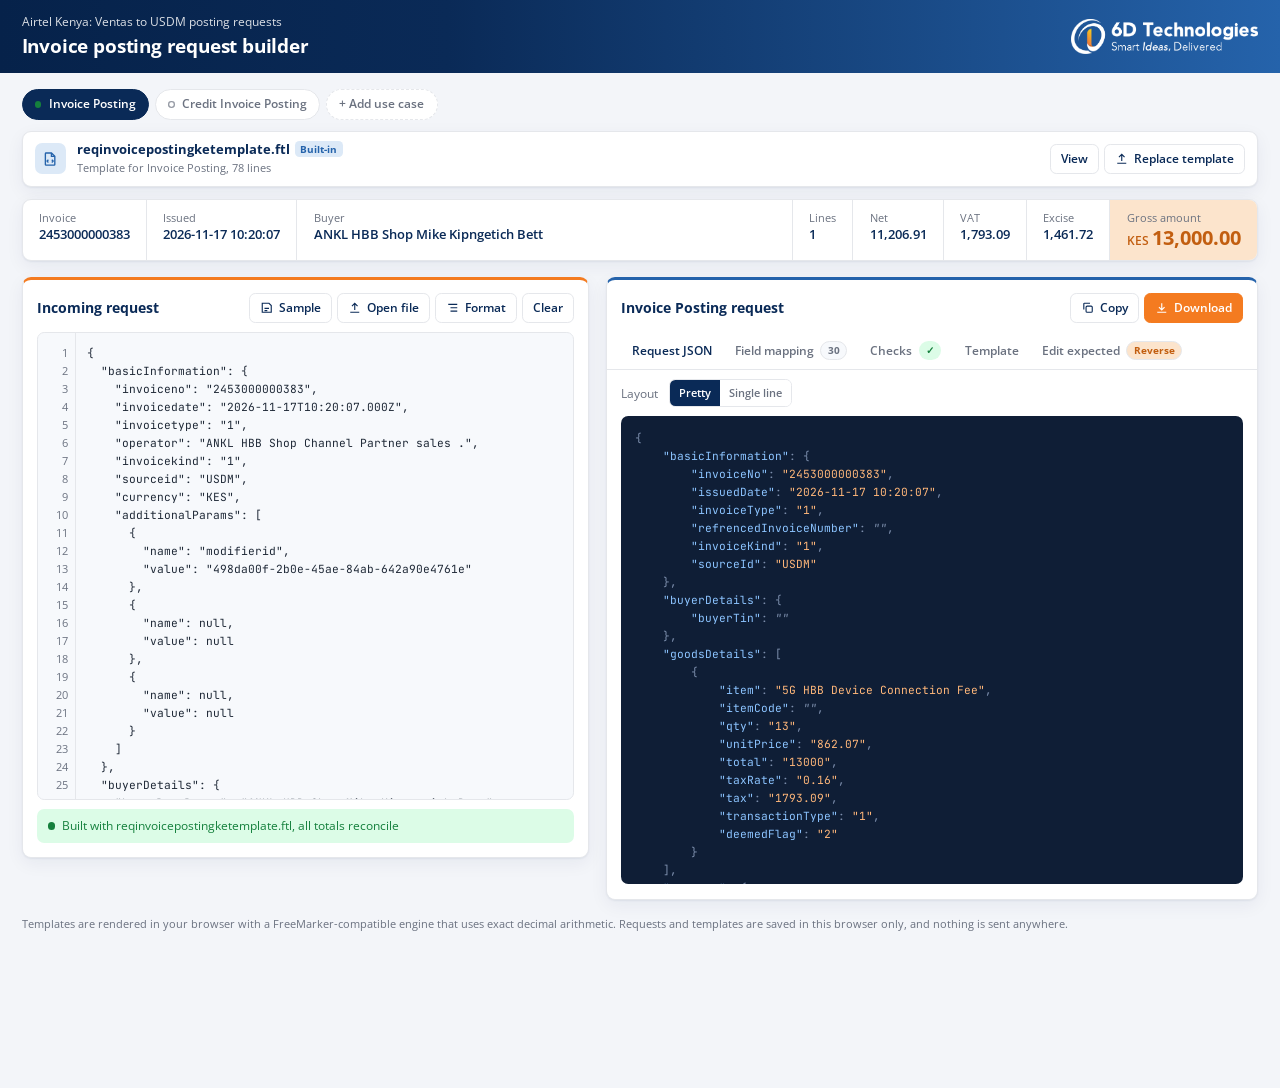
<file: files/KE_RA_Posting.html>
<!DOCTYPE html>
<html lang="en">
<head>
<meta charset="utf-8">
<meta name="viewport" content="width=device-width, initial-scale=1, viewport-fit=cover">
<title>KE invoice posting request builder</title>
<link rel="preconnect" href="https://fonts.googleapis.com">
<link rel="preconnect" href="https://fonts.gstatic.com" crossorigin>
<link href="https://fonts.googleapis.com/css2?family=Open+Sans:wght@400;500;600;700&family=JetBrains+Mono:wght@400;500&display=swap" rel="stylesheet">
<style>
/* ---------- themes ---------- */
:root{
  --bg:#F3F5F9;--surface:#FFFFFF;--surface-2:#F7F9FC;--ink:#1F2937;--muted:#6B7280;--line:#E5E7EB;--title:#0A2A57;
  --accent:#F47B20;--accent-hover:#DD6A12;--on-accent:#FFFFFF;--accent-soft:#FCE4CC;--accent-text:#C25E10;
  --brand:#2563AB;--brand-soft:#DCE9F7;--sel:#0A2A57;--sel-ink:#FFFFFF;
  --banner:linear-gradient(90deg,#06224A 0%,#0A2A57 35%,#2563AB 100%);
  --ok:#15803D;--ok-soft:#DCFCE7;--warn:#B45309;--warn-soft:#FEF3C7;--err:#B91C1C;--err-soft:#FEE2E2;
  --code-bg:#0F1E36;--code-ink:#D6E2F5;--k:#8CC4FF;--s:#FFB77A;--n:#9BE3B1;--p:#7D8FAD;--tag:#F9A8D4;--errline:rgba(248,113,113,.22);
  --shadow:0 1px 2px rgba(10,42,87,.06),0 6px 20px rgba(10,42,87,.06);
  color-scheme:light;
  box-sizing:border-box;padding-top:env(safe-area-inset-top,0px);padding-bottom:env(safe-area-inset-bottom,0px);
}
@media (prefers-color-scheme:dark){:root:not([data-theme]){
  --bg:#0A1424;--surface:#101E33;--surface-2:#0D1A2D;--ink:#E3E9F2;--muted:#94A3B8;--line:#22324B;--title:#E8EEF7;
  --accent:#F47B20;--accent-hover:#FF8B33;--on-accent:#FFFFFF;--accent-soft:#3A2414;--accent-text:#FDBA74;
  --brand:#6EA8FF;--brand-soft:#13304F;--sel:#2563AB;--sel-ink:#FFFFFF;
  --banner:linear-gradient(90deg,#06224A 0%,#0A2A57 35%,#2563AB 100%);
  --ok:#4ADE80;--ok-soft:#0F2E1E;--warn:#FBBF24;--warn-soft:#33270B;--err:#F87171;--err-soft:#3A1414;
  --code-bg:#08111F;--shadow:0 1px 2px rgba(0,0,0,.3);color-scheme:dark;}}
:root[data-theme="light"]{color-scheme:light}
:root[data-theme="dark"]{
  --bg:#0A1424;--surface:#101E33;--surface-2:#0D1A2D;--ink:#E3E9F2;--muted:#94A3B8;--line:#22324B;--title:#E8EEF7;
  --accent:#F47B20;--accent-hover:#FF8B33;--on-accent:#FFFFFF;--accent-soft:#3A2414;--accent-text:#FDBA74;
  --brand:#6EA8FF;--brand-soft:#13304F;--sel:#2563AB;--sel-ink:#FFFFFF;
  --ok:#4ADE80;--ok-soft:#0F2E1E;--warn:#FBBF24;--warn-soft:#33270B;--err:#F87171;--err-soft:#3A1414;
  --code-bg:#08111F;--shadow:0 1px 2px rgba(0,0,0,.3);color-scheme:dark;}
:root[data-theme="graphite"]{
  --bg:#141517;--surface:#1C1D21;--surface-2:#17181B;--ink:#E7E7EA;--muted:#9A9BA3;--line:#2E3036;--title:#F4F4F6;
  --accent:#2DD4BF;--accent-hover:#5EEAD4;--on-accent:#06302A;--accent-soft:#0F2E2B;--accent-text:#5EEAD4;
  --brand:#93C5FD;--brand-soft:#1E2A3B;--sel:#2DD4BF;--sel-ink:#06302A;
  --banner:linear-gradient(90deg,#111214 0%,#1F2226 55%,#24403D 100%);
  --ok:#4ADE80;--ok-soft:#10291B;--warn:#FBBF24;--warn-soft:#2E250D;--err:#F87171;--err-soft:#341616;
  --code-bg:#0E0F11;--code-ink:#D8DAE0;--k:#93C5FD;--s:#FCD34D;--n:#5EEAD4;--p:#6B7280;--tag:#F0ABFC;
  --shadow:0 1px 2px rgba(0,0,0,.35);color-scheme:dark;}
:root[data-theme="mint"]{
  --bg:#EEF5F2;--surface:#FFFFFF;--surface-2:#F5FAF8;--ink:#1C2B26;--muted:#5F7069;--line:#DAE6E0;--title:#0B3B2E;
  --accent:#0F9D76;--accent-hover:#0C8463;--on-accent:#FFFFFF;--accent-soft:#D3EFE5;--accent-text:#0B7A5C;
  --brand:#0E7490;--brand-soft:#D5EEF3;--sel:#0B3B2E;--sel-ink:#FFFFFF;
  --banner:linear-gradient(90deg,#0A3328 0%,#0F6B57 55%,#14A37F 100%);
  --code-bg:#0D2620;--code-ink:#D5EDE5;--k:#7DD3FC;--s:#FDE68A;--n:#86EFAC;--p:#6B8F84;--tag:#F9A8D4;
  --shadow:0 1px 2px rgba(11,59,46,.06),0 6px 20px rgba(11,59,46,.06);color-scheme:light;}
:root[data-theme="airtel"]{
  --bg:#F7F3F3;--surface:#FFFFFF;--surface-2:#FBF8F8;--ink:#2A1F1F;--muted:#6F6363;--line:#ECE0E0;--title:#6E0B0B;
  --accent:#E40000;--accent-hover:#C20000;--on-accent:#FFFFFF;--accent-soft:#FBDCDC;--accent-text:#B00000;
  --brand:#475569;--brand-soft:#E8ECF1;--sel:#6E0B0B;--sel-ink:#FFFFFF;
  --banner:linear-gradient(90deg,#4A0000 0%,#930000 50%,#E40000 100%);
  --code-bg:#241212;--code-ink:#F1E1E1;--k:#93C5FD;--s:#FDBA74;--n:#86EFAC;--p:#9C7F7F;--tag:#F9A8D4;
  --shadow:0 1px 2px rgba(110,11,11,.06),0 6px 20px rgba(110,11,11,.05);color-scheme:light;}
:root[data-theme="contrast"]{
  --bg:#000000;--surface:#000000;--surface-2:#0B0B0B;--ink:#FFFFFF;--muted:#D4D4D4;--line:#7A7A7A;--title:#FFFFFF;
  --accent:#FFD400;--accent-hover:#FFE14D;--on-accent:#000000;--accent-soft:#2A2400;--accent-text:#FFD400;
  --brand:#7CC4FF;--brand-soft:#0A2238;--sel:#FFD400;--sel-ink:#000000;
  --banner:#000000;
  --ok:#5CFF8A;--ok-soft:#06260F;--warn:#FFD400;--warn-soft:#2A2400;--err:#FF6B6B;--err-soft:#330B0B;
  --code-bg:#000000;--code-ink:#FFFFFF;--k:#7CC4FF;--s:#FFD400;--n:#5CFF8A;--p:#BDBDBD;--tag:#FF8AD8;--errline:rgba(255,107,107,.35);
  --shadow:none;color-scheme:dark;}
:root[data-theme="contrast"] .banner{border-bottom:1px solid #7A7A7A}

html{scroll-padding-top:env(safe-area-inset-top,0px)}
*,*::before,*::after{box-sizing:inherit}
[hidden]{display:none!important}
body{margin:0;background:var(--bg);color:var(--ink);font:14px/1.5 "Open Sans",system-ui,-apple-system,"Segoe UI",Roboto,sans-serif;}
button,input,select,textarea{font:inherit;color:inherit}
:focus-visible{outline:2px solid var(--accent);outline-offset:2px}
.mono{font-family:"JetBrains Mono",ui-monospace,SFMono-Regular,Menlo,Consolas,monospace}

/* ---------- banner ---------- */
header.banner{background:var(--banner);color:#fff}
.banner-in{max-width:1440px;margin:0 auto;padding:14px 24px;display:flex;align-items:center;gap:18px;flex-wrap:wrap}
.banner h1{margin:0;font-size:21px;font-weight:700;letter-spacing:-.01em}
.banner p{margin:0 0 2px;font-size:13px;opacity:.85}
.banner .right{margin-left:auto;display:flex;align-items:center;gap:18px}
.banner .logo{height:38px;width:auto;display:block}
.themes{display:flex;gap:6px;padding:4px;border-radius:99px;background:rgba(255,255,255,.1)}
.sw{width:22px;height:22px;border-radius:50%;border:0;padding:0;cursor:pointer;position:relative;overflow:hidden;
  box-shadow:inset 0 0 0 1px rgba(255,255,255,.35);display:block}
.sw .a,.sw .b{position:absolute;inset:0}
.sw .b{clip-path:polygon(100% 0,100% 100%,0 100%)}
.sw[aria-pressed="true"]{box-shadow:0 0 0 2px #fff,0 0 0 4px rgba(255,255,255,.25)}
.sw svg{position:absolute;inset:4px;width:14px;height:14px;color:#fff}
.sw:hover{transform:scale(1.08)}
@media (prefers-reduced-motion:no-preference){.sw{transition:transform .12s}}

main{max-width:1440px;margin:0 auto;padding:18px 24px 40px}

/* ---------- use cases + template ---------- */
.cases{display:flex;align-items:center;gap:6px;flex-wrap:wrap;margin-bottom:12px}
.case{border:1px solid var(--line);background:var(--surface);border-radius:99px;padding:6px 14px;font-weight:600;font-size:13.5px;color:var(--muted);cursor:pointer;display:inline-flex;align-items:center;gap:8px}
.case:hover{color:var(--title);border-color:var(--brand)}
.case[aria-selected="true"]{background:var(--sel);border-color:var(--sel);color:var(--sel-ink)}
.case .st{width:7px;height:7px;border-radius:50%;background:var(--ok);flex:none}
.case .st.none{background:transparent;box-shadow:inset 0 0 0 1.5px currentColor;opacity:.7}
.case.add{border-style:dashed;font-weight:600}
.addform{display:inline-flex;gap:6px}
.addform input{border:1px solid var(--brand);border-radius:99px;padding:5px 12px;background:var(--surface);width:220px;font-size:13.5px}

.tplbar{background:var(--surface);border:1px solid var(--line);border-radius:10px;box-shadow:var(--shadow);display:flex;align-items:center;gap:12px;padding:10px 14px;margin-bottom:14px;flex-wrap:wrap}
.tplbar.missing{background:var(--accent-soft);border-color:transparent}
.tplico{width:34px;height:34px;border-radius:8px;background:var(--brand-soft);color:var(--brand);display:flex;align-items:center;justify-content:center;flex:none}
.tplbar.missing .tplico{background:var(--surface);color:var(--accent-text)}
.tplico svg{width:18px;height:18px}
.tplname{font-weight:700;color:var(--title);word-break:break-all}
.tplmeta{font-size:12.5px;color:var(--muted)}
.tplbar.missing .tplmeta{color:var(--accent-text)}
.pill{font-size:11.5px;font-weight:700;border-radius:5px;padding:1px 6px;margin-left:6px;vertical-align:1px}
.pill.builtin{background:var(--brand-soft);color:var(--brand)}
.pill.up{background:var(--ok-soft);color:var(--ok)}
.pill.bad{background:var(--err-soft);color:var(--err)}

.strip{background:var(--surface);border:1px solid var(--line);border-radius:10px;box-shadow:var(--shadow);display:flex;flex-wrap:wrap;align-items:stretch;overflow:hidden;margin-bottom:18px}
.strip .cell{padding:11px 18px;border-right:1px solid var(--line);min-width:0}
.strip .cell:last-child{border-right:0}
.strip .lbl{font-size:12px;color:var(--muted)}
.strip .val{font-weight:600;color:var(--title);white-space:nowrap;overflow:hidden;text-overflow:ellipsis}
.strip .buyer{flex:1 1 220px}
.strip .gross{background:var(--accent-soft);margin-left:auto}
.strip .gross .val{color:var(--accent-text);font-size:22px;font-weight:700;line-height:1.2}
.strip .gross .val small{font-size:13px;font-weight:600;margin-right:4px}
.strip.empty{padding:13px 18px;color:var(--muted)}

.grid{display:grid;grid-template-columns:minmax(0,1fr) minmax(0,1.15fr);gap:18px;align-items:start}
@media (max-width:980px){.grid{grid-template-columns:1fr}.strip .gross{margin-left:0;flex:1 1 100%}}

.card{background:var(--surface);border:1px solid var(--line);border-radius:10px;box-shadow:var(--shadow);overflow:hidden;display:flex;flex-direction:column;position:relative}
.card.warm{border-top:4px solid var(--accent)}
.card.cool{border-top:4px solid var(--brand)}
.card-head{display:flex;align-items:center;gap:10px;padding:14px 16px 10px;flex-wrap:wrap}
.card-head h2{margin:0;font-size:16px;font-weight:700;color:var(--title)}
.tools{display:flex;gap:6px;flex-wrap:wrap;margin-left:auto}
.btn{border:1px solid var(--line);background:var(--surface);border-radius:7px;padding:6px 11px;font-size:13px;font-weight:600;cursor:pointer;display:inline-flex;align-items:center;gap:6px;color:var(--title);white-space:nowrap}
.btn:hover{background:var(--surface-2);border-color:var(--brand)}
.btn svg{width:15px;height:15px;flex:none}
.btn.primary{background:var(--accent);border-color:var(--accent);color:var(--on-accent)}
.btn.primary:hover{background:var(--accent-hover);border-color:var(--accent-hover)}
.btn.danger{color:var(--err)}
.btn.danger.arm{background:var(--err);border-color:var(--err);color:#fff}
.btn:disabled{opacity:.45;cursor:not-allowed}
.btn:disabled:hover{background:var(--surface);border-color:var(--line)}

.editor{position:relative;margin:0 16px;border:1px solid var(--line);border-radius:8px;background:var(--surface-2);display:flex;min-height:0;height:520px;overflow:hidden}
.gutter{padding:12px 8px 12px 10px;text-align:right;color:var(--muted);font-size:12px;line-height:1.6;user-select:none;border-right:1px solid var(--line);overflow:hidden;min-width:42px;white-space:pre}
#input{flex:1;min-width:0;border:0;background:transparent;resize:none;padding:12px;font-size:12.5px;line-height:1.6;height:100%;outline:none;white-space:pre;overflow:auto;tab-size:2}
.editor:focus-within{border-color:var(--brand)}

.status{margin:10px 16px 16px;padding:9px 12px;border-radius:8px;font-size:13px;display:flex;align-items:center;gap:8px}
.status.ok{background:var(--ok-soft);color:var(--ok)}
.status.err{background:var(--err-soft);color:var(--err)}
.status.idle{background:var(--surface-2);color:var(--muted)}
.status .btn{margin-left:auto;padding:3px 9px;font-size:12px}
.dot{width:8px;height:8px;border-radius:50%;background:currentColor;flex:none}

.tabs{display:flex;gap:2px;padding:0 16px;border-bottom:1px solid var(--line);overflow-x:auto}
.tab{border:0;background:none;padding:10px 12px;font-weight:600;font-size:13.5px;color:var(--muted);cursor:pointer;border-bottom:2px solid transparent;margin-bottom:-1px;display:flex;align-items:center;gap:7px;white-space:nowrap}
.tab[aria-selected="true"]{color:var(--title);border-bottom-color:var(--accent)}
.badge{font-size:11.5px;font-weight:700;border-radius:99px;padding:1px 7px;background:var(--surface-2);color:var(--muted);border:1px solid var(--line)}
.badge.warn{background:var(--warn-soft);color:var(--warn);border-color:transparent}
.badge.err{background:var(--err-soft);color:var(--err);border-color:transparent}
.badge.ok{background:var(--ok-soft);color:var(--ok);border-color:transparent}

.opts{display:flex;align-items:center;gap:12px;padding:10px 16px;flex-wrap:wrap;font-size:13px;color:var(--muted)}
.seg{display:inline-flex;border:1px solid var(--line);border-radius:7px;overflow:hidden}
.seg button{border:0;background:var(--surface);padding:5px 10px;font-size:12.5px;font-weight:600;cursor:pointer;color:var(--muted)}
.seg button[aria-pressed="true"]{background:var(--sel);color:var(--sel-ink)}

.panel{padding:0 16px 16px}
pre.code{margin:0;background:var(--code-bg);color:var(--code-ink);border-radius:8px;padding:14px 16px;font-size:12.5px;line-height:1.6;overflow:auto;height:520px;white-space:pre}
pre.code.compact{white-space:pre-wrap;word-break:break-all}
.code .k{color:var(--k)}.code .s{color:var(--s)}.code .n{color:var(--n)}.code .p{color:var(--p)}.code .e{color:var(--p);font-style:italic}.code .tg{color:var(--tag)}.code .cm{color:var(--p);font-style:italic}
.code .bad{background:var(--errline);border-radius:3px;outline:1px solid var(--err)}
.empty-out{height:520px;display:flex;flex-direction:column;align-items:center;justify-content:center;gap:10px;color:var(--muted);text-align:center;border:1px dashed var(--line);border-radius:8px;padding:20px}
.empty-out b{color:var(--title);font-size:15px}
.errbox{background:var(--err-soft);color:var(--err);border-radius:8px;padding:12px 14px;margin-bottom:10px;font-size:13px}
.errbox b{display:block;margin-bottom:2px}
.errbox .btn{margin-top:8px}
.raw{height:430px}

.tplview{padding:10px 0}
.tplview .ln{display:flex;padding:0 14px 0 0}
.tplview .ln .no{width:46px;flex:none;text-align:right;padding-right:12px;color:var(--p);user-select:none}
.tplview .ln.hit{background:var(--errline)}
.tplview .ln.flash{background:color-mix(in srgb,var(--accent) 22%,transparent)}
.tplhead{display:flex;align-items:center;gap:8px;margin-bottom:10px;font-size:12.5px;color:var(--muted);flex-wrap:wrap}
.tplhead .tools{margin-left:auto}

.filter{width:100%;border:1px solid var(--line);border-radius:7px;padding:7px 10px;background:var(--surface-2);margin-bottom:10px}
.tablewrap{overflow:auto;height:476px;border:1px solid var(--line);border-radius:8px}
table{border-collapse:collapse;width:100%;min-width:640px;font-size:12.5px}
td.v{min-width:110px}
th{position:sticky;top:0;background:var(--surface-2);text-align:left;font-weight:600;color:var(--muted);padding:8px 10px;border-bottom:1px solid var(--line);z-index:1}
td{padding:8px 10px;border-bottom:1px solid var(--line);vertical-align:top}
tr:last-child td{border-bottom:0}
td.t{color:var(--title);font-weight:600;white-space:nowrap}
td.v{max-width:220px;word-break:break-word}
td.v button{border:0;background:none;padding:0;cursor:copy;text-align:left;color:inherit}
td.v button:hover{color:var(--brand);text-decoration:underline}
td .src{color:var(--muted);word-break:break-word;display:block}
.lnk{border:0;background:none;padding:0;color:var(--brand);cursor:pointer;font-size:12px}
.lnk:hover{text-decoration:underline}
.how{font-size:11px;font-weight:700;border-radius:5px;padding:2px 6px;white-space:nowrap}
.how.direct{background:var(--brand-soft);color:var(--brand)}
.how.derived{background:var(--accent-soft);color:var(--accent-text)}
.how.default,.how.fixed{background:var(--surface-2);color:var(--muted);box-shadow:inset 0 0 0 1px var(--line)}
.how.blank{color:var(--muted);box-shadow:inset 0 0 0 1px var(--line);background:none}
.blankv{color:var(--muted);font-style:italic}

.checks{display:flex;flex-direction:column;gap:8px;height:520px;overflow:auto}
.check{display:flex;gap:10px;padding:10px 12px;border-radius:8px;border:1px solid var(--line);background:var(--surface)}
.check .ic{width:20px;height:20px;border-radius:50%;flex:none;display:flex;align-items:center;justify-content:center;font-size:12px;font-weight:700;margin-top:1px}
.check.pass .ic{background:var(--ok-soft);color:var(--ok)}
.check.info .ic{background:var(--brand-soft);color:var(--brand)}
.check.warn .ic{background:var(--warn-soft);color:var(--warn)}
.check.error .ic{background:var(--err-soft);color:var(--err)}
.check.error{border-color:var(--err)}
.check b{display:block;color:var(--title);font-size:13px}
.check span{color:var(--muted);font-size:12.5px}
.check code{font-family:"JetBrains Mono",ui-monospace,monospace;font-size:12px;color:var(--ink)}
.grouph{font-size:12.5px;font-weight:700;color:var(--muted);margin:6px 2px 0}

.dropmask{position:fixed;inset:0;z-index:30;background:color-mix(in srgb,var(--bg) 82%,transparent);display:none;align-items:center;justify-content:center;padding:24px}
.dropmask.on{display:flex}
.dropmask div{border:2px dashed var(--accent);border-radius:14px;padding:32px 40px;background:var(--surface);text-align:center;color:var(--title);max-width:440px}
.dropmask b{display:block;font-size:17px;margin-bottom:6px}
.dropmask span{color:var(--muted);font-size:13.5px}

.toast{position:fixed;left:50%;bottom:calc(24px + env(safe-area-inset-bottom,0px));transform:translate(-50%,20px);background:var(--sel);color:var(--sel-ink);padding:9px 16px;border-radius:8px;font-weight:600;font-size:13px;opacity:0;pointer-events:none;transition:opacity .18s,transform .18s;z-index:40}
.toast.on{opacity:1;transform:translate(-50%,0)}
.foot{margin-top:18px;font-size:12px;color:var(--muted)}
@media (max-width:640px){
  main{padding:14px 12px 30px}.banner-in{padding:12px 14px;gap:10px}.banner h1{font-size:17px}.banner .logo{height:26px}
  .banner .right{width:100%;justify-content:space-between}
  .editor,pre.code,.empty-out,.checks{height:380px}.tablewrap{height:340px}.raw{height:300px}
  .strip .cell{flex:1 1 45%;border-bottom:1px solid var(--line)}
  .tplbar .tools{margin-left:0;width:100%}
}
@media (prefers-reduced-motion:reduce){.toast{transition:none}}

.gutter,#input,#revInput{line-height:20px!important}
/* ---- reverse: edit expected ---- */
.rev-new{background:var(--accent-soft)!important;color:var(--accent-text)!important}
.rev-head{display:flex;gap:12px;align-items:flex-start;justify-content:space-between;margin-bottom:10px}
.rev-head p{margin:0;font-size:12.5px;color:var(--muted);max-width:60ch;line-height:1.5}
.rev-head .tools{display:flex;gap:6px;flex:none}
.rev-editor{margin:0!important;height:520px!important}
.panel[data-panel="rev"].rev-full{position:fixed;inset:12px;z-index:80;background:var(--surface);border:1px solid var(--line);border-radius:12px;box-shadow:0 0 0 100vmax rgba(6,20,40,.55),0 20px 60px rgba(0,0,0,.3);padding:14px 18px 16px!important;display:grid;grid-template-columns:minmax(0,1.5fr) minmax(340px,1fr);grid-template-rows:auto minmax(0,1fr);gap:12px 16px}
.rev-full .rev-head{grid-column:1/-1;margin:0!important}
.rev-full .rev-head p{max-width:none}
.rev-full .rev-editor{height:auto!important;min-height:0}
.rev-full .rev-result{margin:0!important;max-height:none!important;overflow:auto;border-left:1px solid var(--line);padding-left:16px}
body.rev-open{overflow:hidden}
#revInput{flex:1;min-width:0;border:0;background:transparent;resize:none;padding:12px;font-size:12.5px;line-height:1.6;height:100%;outline:none;white-space:pre;overflow:auto;tab-size:4;color:var(--ink)}
.rev-result{margin-top:12px;max-height:380px;overflow:auto}
.rev-result h4{margin:4px 0 8px;font-size:13px;color:var(--title);display:flex;align-items:center;gap:8px}
.rev-result h4.warnh{color:var(--warn);margin-top:14px}
.rev-msg{font-size:12.5px;color:var(--muted);padding:10px 12px;border:1px dashed var(--line);border-radius:8px}
.rev-msg.bad{color:var(--err);border-color:var(--err);background:var(--err-soft)}
.rev-tbl{height:auto!important;max-height:none!important;overflow-x:auto}
.rev-tbl td{white-space:nowrap}
.rev-tbl td{font-size:12.5px;vertical-align:top}
.rev-tbl td.old{color:var(--muted);text-decoration:line-through}
.rev-tbl td.nu{color:var(--ok);font-weight:700}
.rev-un,.rev-notes{margin:0;padding-left:18px;font-size:12.5px;line-height:1.55}
.rev-un li{margin:4px 0}.rev-notes{color:var(--muted);margin-top:8px}
.rev-undo{margin:0 16px 8px;display:flex;align-items:center;gap:8px;padding:7px 10px;border-radius:8px;background:var(--accent-soft);color:var(--accent-text);font-size:12.5px;font-weight:600}
.rev-undo span{flex:1}.rev-undo .btn{padding:3px 9px;font-size:12px}
.gutter .chg{background:var(--accent);color:#fff;border-radius:3px;padding:0 3px}
</style>
<script>
(function(){var d=document.documentElement,K='kv-theme';
try{if(window.self!==window.top)d.classList.add('in-frame')}catch(e){d.classList.add('in-frame')}
var t=null;try{t=localStorage.getItem(K)}catch(e){}
if(t==='light'||t==='dark')d.setAttribute('data-theme',t);else if(!d.getAttribute('data-theme'))d.setAttribute('data-theme','light');
window.__kvApply=function(t){d.setAttribute('data-theme',t)};
window.kvSetTheme=function(t){window.__kvApply(t);try{localStorage.setItem(K,t)}catch(e){}
 var fr=document.querySelectorAll('iframe');for(var i=0;i<fr.length;i++){try{fr[i].contentWindow.postMessage({kvTheme:t},'*')}catch(e){}}};
window.kvToggleTheme=function(){window.kvSetTheme(d.getAttribute('data-theme')==='dark'?'light':'dark')};
window.addEventListener('storage',function(e){if(e.key===K&&e.newValue)window.__kvApply(e.newValue)});
window.addEventListener('message',function(e){if(e.data&&e.data.kvTheme)window.__kvApply(e.data.kvTheme)});
})();
</script>
<link href="https://fonts.googleapis.com/css2?family=Open+Sans:ital,wght@0,400;0,600;0,700;1,400&display=swap" rel="stylesheet"><style id="kv-shared">
/* one readable font everywhere; monospace only for code, JSON and data entry */
html body,html body *:not(code):not(pre):not(pre *):not(kbd):not(samp):not(textarea):not(.json):not(.json *):not(.code):not(.code *):not(svg):not(svg *){font-family:'Open Sans','Segoe UI',Roboto,Helvetica,Arial,sans-serif!important}
/* compact scale */
html{zoom:.9}
/* theme is chosen in the launcher only */
.sixd-theme-btn,#themeBtn,.theme-btn,#themes,.themes,.topbar .seg[aria-label="Colour theme"]{display:none!important}
</style><style id="kv-frame">html.in-frame header.banner{display:none!important}
:root[data-theme="dark"]{--bg:#071B36;--surface:#0D2546;--surface-2:#0A2141;--line:#1F3B63}
</style>
</head>
<body>
<header class="banner"><div class="banner-in">
  <div><p>Airtel Kenya: Ventas to USDM posting requests</p><h1>Invoice posting request builder</h1></div>
  <div class="right">
    
    <img class="logo" alt="6D Technologies" src="[data-uri]">
  </div>
</div></header>

<main>
  <nav class="cases" id="cases" role="tablist" aria-label="Use case"></nav>
  <section class="tplbar" id="tplbar"></section>
  <section id="strip" class="strip empty" aria-live="polite">Paste an incoming request to see the invoice summary.</section>

  <div class="grid">
    <section class="card warm">
      <div class="card-head">
        <h2>Incoming request</h2>
        <div class="tools">
          <button class="btn" id="bSample">
            <svg viewBox="0 0 24 24" fill="none" stroke="currentColor" stroke-width="2"><path d="M4 4h12l4 4v12H4z"/><path d="M8 13h8M8 17h5"/></svg>Sample</button>
          <button class="btn" id="bUpload" title="Open a .json or .txt file">
            <svg viewBox="0 0 24 24" fill="none" stroke="currentColor" stroke-width="2"><path d="M12 16V4M7 9l5-5 5 5M4 20h16"/></svg>Open file</button>
          <button class="btn" id="bFormat" title="Pretty-print the JSON (Ctrl+Enter)">
            <svg viewBox="0 0 24 24" fill="none" stroke="currentColor" stroke-width="2"><path d="M4 6h16M8 12h12M8 18h12"/></svg>Format</button>
          <button class="btn" id="bClear">Clear</button>
        </div>
      </div>
      <div class="rev-undo" id="revUndo" hidden><span></span><button class="btn" id="bRevUndo">Undo</button><button class="btn" id="bRevClose" aria-label="Dismiss">×</button></div>
      <div class="editor">
        <div class="gutter mono" id="gutter" aria-hidden="true">1</div>
        <textarea id="input" class="mono" spellcheck="false" autocomplete="off" aria-label="Incoming request JSON"
          placeholder="Paste the incoming request JSON here, or drop a .json / .txt file anywhere on the page."></textarea>
      </div>
      <div class="status idle" id="status"><span class="dot"></span><span>Waiting for input</span></div>
    </section>

    <section class="card cool">
      <div class="card-head">
        <h2 id="outTitle">Posting request</h2>
        <div class="tools">
          <button class="btn" id="bCopy" disabled>
            <svg viewBox="0 0 24 24" fill="none" stroke="currentColor" stroke-width="2"><rect x="9" y="9" width="11" height="11" rx="2"/><path d="M5 15V5a1 1 0 0 1 1-1h10"/></svg>Copy</button>
          <button class="btn primary" id="bDownload" disabled>
            <svg viewBox="0 0 24 24" fill="none" stroke="currentColor" stroke-width="2"><path d="M12 4v12M7 11l5 5 5-5M4 20h16"/></svg>Download</button>
        </div>
      </div>
      <div class="tabs" role="tablist">
        <button class="tab" role="tab" aria-selected="true" data-tab="json">Request JSON</button>
        <button class="tab" role="tab" aria-selected="false" data-tab="map">Field mapping <span class="badge" id="mapCount">0</span></button>
        <button class="tab" role="tab" aria-selected="false" data-tab="checks">Checks <span class="badge" id="checkBadge">0</span></button>
        <button class="tab" role="tab" aria-selected="false" data-tab="tpl">Template</button>
        <button class="tab" role="tab" aria-selected="false" data-tab="rev">Edit expected <span class="badge rev-new">Reverse</span></button>
      </div>

      <div class="panel" data-panel="json">
        <div class="opts" style="padding:10px 0">
          <span>Layout</span>
          <div class="seg" id="segFmt"><button aria-pressed="true" data-v="pretty">Pretty</button><button aria-pressed="false" data-v="compact">Single line</button></div>
        </div>
        <div id="jsonBody"></div>
      </div>
      <div class="panel" data-panel="map" hidden style="padding-top:12px">
        <input class="filter" id="filter" type="search" placeholder="Filter by field, value or source">
        <div class="tablewrap"><table>
          <thead><tr><th>Posting field</th><th>Value</th><th>Taken from</th><th>How</th></tr></thead>
          <tbody id="mapBody"></tbody>
        </table></div>
      </div>
      <div class="panel" data-panel="checks" hidden style="padding-top:12px"><div class="checks" id="checks"></div></div>
      <div class="panel" data-panel="tpl" hidden style="padding-top:12px"><div id="tplBody"></div></div>
      <div class="panel" data-panel="rev" hidden style="padding-top:10px">
        <div class="rev-head"><p>Edit the posting request to what you expect. The incoming fields that produce each value are worked out through the template; apply them to update the incoming request.</p>
          <div class="tools"><button class="btn" id="bRevFull" title="Open a full-screen editor (Esc to close)"><svg viewBox="0 0 24 24" fill="none" stroke="currentColor" stroke-width="2"><path d="M4 9V4h5M20 9V4h-5M4 15v5h5M20 15v5h-5"/></svg><span>Expand</span></button><button class="btn" id="bRevReset" title="Start again from the current posting request">Reset</button><button class="btn primary" id="bRevApply" disabled>Apply to incoming request</button></div></div>
        <div class="editor rev-editor"><div class="gutter mono" id="revGutter" aria-hidden="true">1</div>
          <textarea id="revInput" class="mono" spellcheck="false" autocomplete="off" aria-label="Expected posting request JSON"></textarea></div>
        <div id="revResult" class="rev-result" aria-live="polite"></div>
      </div>
    </section>
  </div>
  <p class="foot">Templates are rendered in your browser with a FreeMarker-compatible engine that uses exact decimal arithmetic. Requests and templates are saved in this browser only, and nothing is sent anywhere.</p>
</main>
<input type="file" id="fileIn" accept=".json,.txt,application/json,text/plain" hidden>
<input type="file" id="fileTpl" accept=".ftl,.ftlh,.ftlx,.txt" hidden>
<div class="dropmask" id="dropmask"><div><b>Drop to load</b><span>A .ftl file becomes the template for <span id="dropCase"></span>. A .json or .txt file loads as the incoming request.</span></div></div>
<div class="toast" id="toast" role="status"></div>

<script>
/* Mini FreeMarker engine — covers the FTL subset used by integration templates */
const FTL=(()=>{
class FtlError extends Error{constructor(msg,line){super(msg);this.ftlLine=line;}}
class Missing{constructor(path){this.path=path;}}
class Dec{constructor(n,scale){this.n=n;this.scale=scale;}}
class FDate{constructor(p){Object.assign(this,p);}}
class Lambda{constructor(param,body){this.param=param;this.body=body;}}
class Macro{constructor(o){Object.assign(this,o);}}
const isMissing=v=>v===undefined||v===null||v instanceof Missing;

// ---------- decimals ----------
function parseDec(s,strict){
  s=String(s).trim();
  if(!/^[-+]?(\d+\.?\d*|\.\d+)([eE][-+]?\d+)?$/.test(s)) return null;
  let exp=0;const m=s.match(/[eE]([-+]?\d+)$/);if(m){exp=+m[1];s=s.slice(0,m.index);}
  let neg=false;if(s[0]==='-'||s[0]==='+'){neg=s[0]==='-';s=s.slice(1);}
  let [i,f='']=s.split('.');let scale=f.length-exp;let digits=(i+f)||'0';
  if(scale<0){digits+='0'.repeat(-scale);scale=0;}
  let n=BigInt(digits);if(neg)n=-n;return new Dec(n,scale);
}
const decOf=x=>x instanceof Dec?x:parseDec(String(x));
function align(a,b){const s=Math.max(a.scale,b.scale);return [a.n*10n**BigInt(s-a.scale),b.n*10n**BigInt(s-b.scale),s];}
const dAdd=(a,b)=>{const [x,y,s]=align(a,b);return new Dec(x+y,s);};
const dSub=(a,b)=>{const [x,y,s]=align(a,b);return new Dec(x-y,s);};
const dMul=(a,b)=>new Dec(a.n*b.n,a.scale+b.scale);
function roundTo(d,places,mode='halfEven'){
  if(d.scale<=places) return d;
  const k=10n**BigInt(d.scale-places);let n=d.n;const neg=n<0n;if(neg)n=-n;
  let q=n/k,r=n%k;const h=k/2n;
  if(mode==='halfEven'){if(r>h||(r===h&&q%2n===1n))q+=1n;}
  else if(mode==='halfUp'){if(r>=h)q+=1n;}
  else if(mode==='floor'){if(neg&&r>0n)q+=1n;}
  else if(mode==='ceiling'){if(!neg&&r>0n)q+=1n;}
  return new Dec(neg?-q:q,places);
}
function dDiv(a,b){if(b.n===0n)throw new Error('Division by zero');
  const scale=Math.max(12,a.scale,b.scale);const [x,y]=align(a,b);
  const num=x*10n**BigInt(scale+2),q=num/y;return roundTo(new Dec(q,scale+2),scale);}
function dMod(a,b){const [x,y,s]=align(a,b);if(y===0n)throw new Error('Division by zero');return new Dec(x%y,s);}
const dCmp=(a,b)=>{const [x,y]=align(a,b);return x<y?-1:x>y?1:0;};
const dAbs=d=>new Dec(d.n<0n?-d.n:d.n,d.scale);
function fmtPattern(d,pat){
  pat=String(pat).split(';')[0];
  let mode='halfEven';
  const mm=pat.match(/roundingMode\s*=\s*(\w+)/);if(mm){mode=mm[1];pat=pat.replace(/;.*$/,'');}
  const pre=(pat.match(/^[^#0,.]*/)||[''])[0],suf=(pat.match(/[^#0,.]*$/)||[''])[0];
  let core=pat.slice(pre.length,pat.length-suf.length);
  const dot=core.indexOf('.');const ip=dot<0?core:core.slice(0,dot),fp=dot<0?'':core.slice(dot+1);
  const minInt=(ip.match(/0/g)||[]).length,grp=ip.lastIndexOf(',')>=0?ip.length-ip.lastIndexOf(',')-1:0;
  const minF=(fp.match(/0/g)||[]).length,maxF=fp.length;
  let v=d;if(suf.includes('%'))v=dMul(v,new Dec(100n,0));
  v=roundTo(v,maxF,mode);
  const neg=v.n<0n;let t=(neg?-v.n:v.n).toString().padStart(v.scale+1,'0');
  let I=t.slice(0,t.length-v.scale),F=v.scale?t.slice(t.length-v.scale):'';
  while(F.length>minF&&F.endsWith('0'))F=F.slice(0,-1);while(F.length<minF)F+='0';
  I=I.replace(/^0+/,'');while(I.length<minInt)I='0'+I;
  if(grp>0)I=I.replace(new RegExp('\\B(?=(\\d{'+grp+'})+(?!\\d))','g'),',');
  const isZero=!/[1-9]/.test(I+F);
  return (neg&&!isZero?'-':'')+pre+I+(F?'.'+F:'')+suf;
}
const fmtDefault=d=>fmtPattern(d,'#,##0.###');
const fmtC=d=>fmtPattern(d,'0.################');

// ---------- dates (Java SimpleDateFormat subset, no timezone shifting) ----------
function patTokens(p){const out=[];let i=0;while(i<p.length){const c=p[i];
  if(c==="'"){let j=i+1,s='';while(j<p.length){if(p[j]==="'"){if(p[j+1]==="'"){s+="'";j+=2;continue;}break;}s+=p[j++];}if(i+1===j&&p[j]==="'"){out.push({lit:"'"});i=j+1;continue;}out.push({lit:s});i=j+1;}
  else if(/[a-zA-Z]/.test(c)){let j=i;while(p[j]===c)j++;out.push({f:c,n:j-i});i=j;}
  else{out.push({lit:c});i++;}}return out;}
const MON=['Jan','Feb','Mar','Apr','May','Jun','Jul','Aug','Sep','Oct','Nov','Dec'];
const MONL=['January','February','March','April','May','June','July','August','September','October','November','December'];
function parseDate(str,pat){
  const t=patTokens(pat);let i=0;const d={y:1970,M:1,d:1,H:0,m:0,s:0,S:0};let pm=null;
  for(let k=0;k<t.length;k++){const tk=t[k];
    if(tk.lit!==undefined){if(str.substr(i,tk.lit.length)!==tk.lit)return null;i+=tk.lit.length;continue;}
    if(tk.f==='M'&&tk.n>=3){const list=tk.n>3?MONL:MON;const idx=list.findIndex(x=>str.substr(i,x.length).toLowerCase()===x.toLowerCase());if(idx<0)return null;d.M=idx+1;i+=list[idx].length;continue;}
    if(tk.f==='a'){const a=str.substr(i,2).toUpperCase();if(a!=='AM'&&a!=='PM')return null;pm=a==='PM';i+=2;continue;}
    if(tk.f==='X'||tk.f==='Z'||tk.f==='z'){const m=str.slice(i).match(/^(Z|[+-]\d{2}:?\d{2}|[+-]\d{2}|[A-Z]{3})/);if(!m)return null;i+=m[0].length;continue;}
    const next=t[k+1];const maxLen=(next&&next.f)?tk.n:20;
    const m=str.slice(i).match(new RegExp('^-?\\d{1,'+maxLen+'}'));if(!m)return null;const v=parseInt(m[0],10);i+=m[0].length;
    ({y:()=>d.y=tk.n===2?2000+v:v,M:()=>d.M=v,d:()=>d.d=v,H:()=>d.H=v,h:()=>d.H=v%12,k:()=>d.H=v%24,m:()=>d.m=v,s:()=>d.s=v,S:()=>d.S=v}[tk.f]||(()=>{}))();
  }
  if(pm!==null&&pm)d.H+=12;
  if(i!==str.length&&!/^\s*$/.test(str.slice(i)))return null;
  return new FDate(d);
}
function formatDate(d,pat){const pad=(v,n)=>String(v).padStart(n,'0');
  return patTokens(pat).map(tk=>{if(tk.lit!==undefined)return tk.lit;const n=tk.n;
    switch(tk.f){case'y':return n===2?pad(d.y%100,2):pad(d.y,n);case'M':return n>=4?MONL[d.M-1]:n===3?MON[d.M-1]:pad(d.M,n);
      case'd':return pad(d.d,n);case'H':return pad(d.H,n);case'h':return pad(d.H%12||12,n);case'm':return pad(d.m,n);case's':return pad(d.s,n);
      case'S':return pad(d.S,n);case'a':return d.H<12?'AM':'PM';case'X':case'Z':return n>=3?'+00:00':'+0000';default:return '';}}).join('');}
const ISO='yyyy-MM-dd\'T\'HH:mm:ss';

// ---------- expression lexer ----------
const KW=new Set(['gt','lt','gte','lte','as','true','false','in','using']);
function lex(src,baseLine){
  const toks=[];let i=0;
  while(i<src.length){const c=src[i];
    if(/\s/.test(c)){i++;continue;}
    if(c==='"'||c==="'"||((c==='r')&&(src[i+1]==='"'||src[i+1]==="'"))){
      const raw=c==='r';if(raw)i++;const q=src[i];let j=i+1,s='';
      while(j<src.length&&src[j]!==q){if(!raw&&src[j]==='\\'){const e=src[j+1];s+=({n:'\n',t:'\t',r:'\r','"':'"',"'":"'",'\\':'\\','$':'$','{':'{','<':'<','>':'>'})[e]??e;j+=2;continue;}s+=src[j++];}
      if(j>=src.length)throw new FtlError('Unclosed string literal',baseLine);
      toks.push({t:'str',v:s,raw});i=j+1;continue;}
    if(/\d/.test(c)){let j=i;while(/\d/.test(src[j]))j++;if(src[j]==='.'&&/\d/.test(src[j+1])){j++;while(/\d/.test(src[j]))j++;}toks.push({t:'num',v:src.slice(i,j)});i=j;continue;}
    if(/[A-Za-z_$@]/.test(c)){let j=i;while(j<src.length&&/[\w$@]/.test(src[j]))j++;const w=src.slice(i,j);toks.push({t:KW.has(w)?'kw':'id',v:w});i=j;continue;}
    const three=src.substr(i,3),two=src.substr(i,2);
    if(['...','..<','..!','..*'].includes(three)){toks.push({t:'op',v:'..'});i+=3;continue;}
    if(['??','==','!=','&&','||','->','<=','>=','..','+=','-=','*=','/=','%=','++','--'].includes(two)){toks.push({t:'op',v:two});i+=2;continue;}
    if('?!=+-*/%()[]{},.:<>;'.includes(c)){toks.push({t:'op',v:c});i++;continue;}
    throw new FtlError('Unexpected character "'+c+'" in expression',baseLine);
  }
  return toks;
}

// ---------- expression parser ----------
function Parser(toks,line){this.t=toks;this.i=0;this.line=line;}
Parser.prototype={
  peek(o=0){return this.t[this.i+o];},
  is(v,o=0){const k=this.t[this.i+o];return k&&(k.t==='op'||k.t==='kw')&&k.v===v;},
  eat(v){if(!this.is(v))throw new FtlError('Expected "'+v+'"'+(this.peek()?' but found "'+this.peek().v+'"':' at end of expression'),this.line);return this.t[this.i++];},
  done(){return this.i>=this.t.length;},
  expr(){return this.or();},
  or(){let l=this.and();while(this.is('||')){this.i++;l={k:'or',l,r:this.and()};}return l;},
  and(){let l=this.eq();while(this.is('&&')){this.i++;l={k:'and',l,r:this.eq()};}return l;},
  eq(){let l=this.rel();while(this.is('==')||this.is('!=')||this.is('=')){const op=this.t[this.i++].v;l={k:'cmp',op:op==='='?'==':op,l,r:this.rel()};}return l;},
  rel(){let l=this.add();const m={gt:'>',lt:'<',gte:'>=',lte:'<=','<':'<','>':'>','<=':'<=','>=':'>='};
    while(this.peek()&&m[this.peek().v]&&(this.peek().t==='kw'||this.peek().t==='op')){const op=m[this.t[this.i++].v];l={k:'cmp',op,l,r:this.add()};}return l;},
  add(){let l=this.mul();while((this.is('+')||this.is('-'))){const op=this.t[this.i++].v;l={k:'arith',op,l,r:this.mul()};}return l;},
  mul(){let l=this.unary();while(this.is('*')||this.is('/')||this.is('%')){const op=this.t[this.i++].v;l={k:'arith',op,l,r:this.unary()};}return l;},
  unary(){if(this.is('!')){this.i++;return {k:'not',e:this.unary()};}if(this.is('-')){this.i++;return {k:'neg',e:this.unary()};}if(this.is('+')){this.i++;return this.unary();}return this.postfix();},
  postfix(){let e=this.primary();
    for(;;){
      if(this.is('.')&&this.peek(1)&&(this.peek(1).t==='id'||this.peek(1).t==='kw')){this.i++;e={k:'dot',o:e,name:this.t[this.i++].v};continue;}
      if(this.is('[')){this.i++;const ix=this.expr();this.eat(']');e={k:'idx',o:e,ix};continue;}
      if(this.is('(')){this.i++;const args=this.args(')');e={k:'call',f:e,args};continue;}
      if(this.is('??')){this.i++;e={k:'exists',e};continue;}
      if(this.is('?')&&this.peek(1)&&(this.peek(1).t==='id'||this.peek(1).t==='kw')){this.i+=2;let name=this.t[this.i-1].v;
        if(this.is('.')&&this.peek(1)&&this.peek(1).t==='id'&&['iso','iso_utc','iso_local','iso_nz','xs','computer'].includes(this.peek(1).v)){this.i++;name+='.'+this.t[this.i++].v;}
        let args=null;
        if(this.is('(')){this.i++;args=this.args(')');}
        else if(name==='string'&&this.is('[')){this.i++;args=[this.expr()];this.eat(']');}
        e={k:'bi',e,name,args};continue;}
      if(this.is('!')){this.i++;
        const n=this.peek();const canStart=n&&!(n.t==='op'&&[')',']','}',',',':','==','!=','&&','||','>','<','>=','<=','=','?','??'].includes(n.v))&&!(n.t==='kw'&&['gt','lt','gte','lte','as'].includes(n.v));
        // default operand binds like a primary+postfix (not binary ops)
        e={k:'def',e,d:canStart?this.unaryNoDef():null};continue;}
      break;}
    return e;},
  unaryNoDef(){if(this.is('-')){this.i++;return {k:'neg',e:this.postfixNoDef()};}return this.postfixNoDef();},
  postfixNoDef(){const save=this.postfix.bind(this);let e=this.primary();
    for(;;){if(this.is('.')&&this.peek(1)&&this.peek(1).t==='id'){this.i++;e={k:'dot',o:e,name:this.t[this.i++].v};continue;}
      if(this.is('[')){this.i++;const ix=this.expr();this.eat(']');e={k:'idx',o:e,ix};continue;}
      if(this.is('?')&&this.peek(1)&&this.peek(1).t==='id'){this.i+=2;const name=this.t[this.i-1].v;let args=null;if(this.is('(')){this.i++;args=this.args(')');}e={k:'bi',e,name,args};continue;}
      break;}return e;},
  args(close){const a=[];if(this.is(close)){this.i++;return a;}
    for(;;){
      if(this.peek()&&this.peek().t==='id'&&this.is('->',1)){const p=this.t[this.i].v;this.i+=2;a.push({k:'lambda',p,body:this.expr()});}
      else a.push(this.expr());
      if(this.is(',')){this.i++;continue;}this.eat(close);return a;}},
  primary(){const k=this.peek();if(!k)throw new FtlError('Unexpected end of expression',this.line);
    if(k.t==='str'){this.i++;return {k:'str',v:k.v,raw:k.raw};}
    if(k.t==='num'){this.i++;let e={k:'num',v:parseDec(k.v)};if(this.is('..')){this.i++;const hi=(this.peek()&&!(this.peek().t==='op'&&[')',']'].includes(this.peek().v)))?this.add():null;e={k:'range',lo:e,hi};}return e;}
    if(k.t==='kw'&&(k.v==='true'||k.v==='false')){this.i++;return {k:'bool',v:k.v==='true'};}
    if(k.t==='id'){this.i++;return {k:'id',name:k.v};}
    if(k.v==='('){this.i++;const e=this.expr();this.eat(')');return {k:'paren',e};}
    if(k.v==='['){this.i++;const items=this.args(']');return {k:'seq',items};}
    if(k.v==='{'){this.i++;const ent=[];if(!this.is('}')){for(;;){const key=this.expr();this.eat(':');ent.push([key,this.expr()]);if(this.is(',')){this.i++;continue;}break;}}this.eat('}');return {k:'hash',ent};}
    throw new FtlError('Unexpected "'+k.v+'" in expression',this.line);}
};
function parseExpr(src,line){const p=new Parser(lex(src,line),line);const e=p.expr();if(!p.done())throw new FtlError('Unexpected "'+p.peek().v+'" after expression',line);e.src=src.trim();return e;}

// ---------- template scanner ----------
function lineAt(text,pos){let n=1;for(let i=0;i<pos;i++)if(text.charCodeAt(i)===10)n++;return n;}
function findTagEnd(s,i){let d=0,q=null;for(;i<s.length;i++){const c=s[i];
  if(q){if(c==='\\'){i++;continue;}if(c===q)q=null;continue;}
  if(c==='"'||c==="'"){q=c;continue;}
  if('([{'.includes(c))d++;else if(')]}'.includes(c))d--;
  else if(c==='>'&&d<=0)return i;}return -1;}
function findInterpEnd(s,i){let d=0,q=null;for(;i<s.length;i++){const c=s[i];
  if(q){if(c==='\\'){i++;continue;}if(c===q)q=null;continue;}
  if(c==='"'||c==="'"){q=c;continue;}
  if(c==='{')d++;else if(c==='}'){if(d===0)return i;d--;}}return -1;}
function scan(text){
  const toks=[];let i=0,buf='',bufStart=0;
  const flush=()=>{if(buf)toks.push({type:'text',v:buf,line:lineAt(text,bufStart)});buf='';};
  while(i<text.length){
    if(text.startsWith('<#--',i)){const e=text.indexOf('-->',i);if(e<0)throw new FtlError('Unclosed comment',lineAt(text,i));flush();i=e+3;bufStart=i;continue;}
    if(text.startsWith('${',i)){const e=findInterpEnd(text,i+2);if(e<0)throw new FtlError('Unclosed ${',lineAt(text,i));flush();toks.push({type:'interp',src:text.slice(i+2,e),line:lineAt(text,i)});i=e+1;bufStart=i;continue;}
    const m=text.slice(i,i+40).match(/^<(\/?)([#@])([\w.]*)/);
    if(m&&(m[3]||m[2]==='@')){flush();const line=lineAt(text,i);
      if(m[1]){const e=text.indexOf('>',i);if(e<0)throw new FtlError('Unclosed end tag',line);toks.push({type:'end',name:(m[2]==='@'?'@':'')+m[3],line});i=e+1;bufStart=i;continue;}
      const start=i+m[0].length;const e=findTagEnd(text,start);if(e<0)throw new FtlError('Tag <'+m[2]+m[3]+' is not closed with >',line);
      let params=text.slice(start,e),self=false;if(params.endsWith('/')){params=params.slice(0,-1);self=true;}
      if(m[2]==='#'&&m[3]==='noparse'){const ce=text.indexOf('</#noparse>',e);if(ce<0)throw new FtlError('Unclosed #noparse',line);toks.push({type:'text',v:text.slice(e+1,ce),line});i=ce+11;bufStart=i;continue;}
      toks.push({type:m[2]==='@'?'call':'dir',name:m[3],params,self,line});i=e+1;bufStart=i;continue;}
    if(!buf)bufStart=i;buf+=text[i++];
  }
  flush();return toks;
}
const BLOCK=new Set(['if','list','items','macro','function','switch','attempt','compress','sep','escape','noescape','autoesc','noautoesc','outputformat']);
function build(toks){
  let p=0;
  function nodes(stops){const out=[];
    while(p<toks.length){const t=toks[p];
      if(t.type==='end')return {out,stop:t};
      if(t.type==='dir'&&stops.includes(t.name))return {out,stop:t};
      p++;
      if(t.type==='text')out.push({type:'text',v:t.v,line:t.line});
      else if(t.type==='interp')out.push({type:'interp',e:parseExpr(t.src,t.line),line:t.line});
      else if(t.type==='call'){const n={type:'call',name:t.name,params:t.params,line:t.line,body:null};
        if(!t.self){const r=nodes([]);if(!r.stop||r.stop.name!=='@'+t.name&&r.stop.name!=='@')throw new FtlError('<@'+t.name+'> is not closed',t.line);p++;n.body=r.out;}
        out.push(n);}
      else out.push(directive(t));
    }
    return {out,stop:null};}
  function expectEnd(name,t){const k=toks[p];if(!k||k.type!=='end'||k.name!==name)throw new FtlError('<#'+name+'> opened on line '+t.line+' is not closed with </#'+name+'>',t.line);p++;}
  function directive(t){const n={type:'dir',name:t.name,params:t.params,line:t.line};
    switch(t.name){
      case 'if':{n.branches=[];let cond=parseExpr(t.params,t.line);
        for(;;){const r=nodes(['elseif','else']);n.branches.push({cond,body:r.out});
          if(r.stop&&r.stop.type==='dir'&&r.stop.name==='elseif'){p++;cond=parseExpr(r.stop.params,r.stop.line);continue;}
          if(r.stop&&r.stop.type==='dir'&&r.stop.name==='else'){p++;const r2=nodes([]);n.branches.push({cond:null,body:r2.out});}
          break;}
        expectEnd('if',t);return n;}
      case 'list':case 'items':{const m=t.params.match(/^([\s\S]*?)\s+as\s+([\w$]+)(?:\s*,\s*([\w$]+))?\s*$/);
        if(m){n.seq=t.name==='list'?parseExpr(m[1],t.line):null;n.v1=m[2];n.v2=m[3]||null;}else{if(t.name==='items')throw new FtlError('#items needs "as name"',t.line);n.seq=parseExpr(t.params,t.line);n.v1=null;}
        const r=nodes(['else']);n.body=r.out;
        if(r.stop&&r.stop.type==='dir'&&r.stop.name==='else'){p++;n.elseBody=nodes([]).out;}
        expectEnd(t.name,t);return n;}
      case 'sep':{const r=nodes([]);n.body=r.out;if(r.stop&&r.stop.name==='sep')p++;return n;}
      case 'switch':{n.e=parseExpr(t.params,t.line);n.cases=[];nodes(['case','default']);
        while(toks[p]&&toks[p].type==='dir'&&(toks[p].name==='case'||toks[p].name==='default')){const c=toks[p++];const r=nodes(['case','default']);
          n.cases.push({vals:c.name==='case'?new Parser(lex(c.params,c.line),c.line).args2():null,isDefault:c.name==='default',body:r.out});}
        expectEnd('switch',t);return n;}
      case 'attempt':{const r=nodes(['recover']);n.body=r.out;if(r.stop&&r.stop.name==='recover'){p++;n.rec=nodes([]).out;}expectEnd('attempt',t);return n;}
      case 'macro':case 'function':{const pt=lex(t.params,t.line);const pr=new Parser(pt,t.line);
        const nm=pr.t[pr.i++];if(!nm)throw new FtlError('#'+t.name+' needs a name',t.line);n.mname=nm.v;n.mparams=[];
        if(pr.is('('))pr.i++;
        while(!pr.done()&&!pr.is(')')){const id=pr.t[pr.i++];if(id.t==='op'&&id.v===',')continue;let def;if(pr.is('=')){pr.i++;def=pr.unaryNoDef();}
          let rest=false;if(pr.is('...')){pr.i++;rest=true;}n.mparams.push({name:id.v,def,rest});}
        n.body=nodes([]).out;expectEnd(t.name,t);return n;}
      case 'assign':case 'local':case 'global':{const tk=lex(t.params,t.line);const pr=new Parser(tk,t.line);n.ops=[];
        if(tk.length===1){n.capture=tk[0].v;n.body=nodes([]).out;expectEnd(t.name,t);return n;}
        while(!pr.done()){const id=pr.t[pr.i++];if(id.t==='op'&&id.v===',')continue;const op=pr.t[pr.i++];if(!op)throw new FtlError('Expected = after '+id.v,t.line);
          if(op.v==='++'||op.v==='--'){n.ops.push({name:id.v,op:op.v});continue;}
          if(!['=','+=','-=','*=','/=','%='].includes(op.v))throw new FtlError('Expected = after '+id.v,t.line);
          const e=pr.expr();n.ops.push({name:id.v,op:op.v,e});}
        return n;}
      case 'return':n.e=t.params.trim()?parseExpr(t.params,t.line):null;return n;
      case 'compress':case 'escape':case 'noescape':case 'autoesc':case 'noautoesc':case 'outputformat':n.body=nodes([]).out;expectEnd(t.name,t);return n;
      case 'break':case 'continue':case 'nested':case 'stop':case 'flush':case 't':case 'lt':case 'rt':case 'nt':case 'ftl':case 'setting':case 'import':case 'include':return n;
      case 'elseif':case 'else':case 'case':case 'default':case 'recover':throw new FtlError('<#'+t.name+'> is not inside a matching block',t.line);
      default:throw new FtlError('Unknown directive <#'+t.name+'>',t.line);}
  }
  const r=nodes([]);if(r.stop)throw new FtlError('Unexpected </'+(r.stop.name[0]==='@'?'':'#')+r.stop.name+'>',r.stop.line);
  return r.out;
}
Parser.prototype.args2=function(){const a=[];while(!this.done()){a.push(this.expr());if(this.is(','))this.i++;}return a;};

// ---------- evaluation ----------
class Ctl{constructor(kind,val){this.kind=kind;this.val=val;}}
function typeName(v){if(isMissing(v))return 'missing';if(v instanceof Dec)return 'number';if(typeof v==='string')return 'string';if(typeof v==='boolean')return 'boolean';if(Array.isArray(v))return 'sequence';if(v instanceof FDate)return 'date';if(v instanceof Macro)return 'macro';return 'hash';}

function render(templateText,data){
  const ast=build(scan(templateText));
  const pathOf=new WeakMap();
  const out=[];let len=0;const chunks=[];const missingRefs=[];
  const ns=new Map();const varReads=new Map();const varCalc=new Set();
  let frames=[];// {vars:Map, reads:Map, loop?}
  let readSet=null;let calc=false;const condStack=[];
  const rd=p=>{if(readSet&&p)readSet.add(p);};
  // convert data: wrap numbers
  const model={};for(const k of Object.keys(data||{})){model[k]=data[k];}
  const tagPaths=(v,p)=>{if(v&&typeof v==='object'){pathOf.set(v,p);if(Array.isArray(v))v.forEach((x,i)=>tagPaths(x,p+'['+i+']'));else for(const k of Object.keys(v))tagPaths(v[k],p+'.'+k);}};
  for(const k of Object.keys(model))tagPaths(model[k],k);
  const norm=v=>{if(v===null||v===undefined)return v;if(typeof v==='number')return parseDec(String(v));return v;};
  function emit(s,isInterp,reads,line){chunks.push({start:len,end:len+s.length,interp:isInterp,reads:reads?[...reads]:[],cond:condStack.flatMap(c=>[...c]),calc:isInterp&&calc,line});out.push(s);len+=s.length;}
  function lookup(name,line){
    for(let i=frames.length-1;i>=0;i--){const f=frames[i];if(f.vars.has(name)){(f.reads.get(name)||[]).forEach(rd);return f.vars.get(name);}if(f.barrier)break;}
    if(ns.has(name)){(varReads.get(name)||[]).forEach(rd);if(varCalc.has(name)&&readSet)calc=true;return ns.get(name);}
    if(Object.prototype.hasOwnProperty.call(model,name)){rd(name);const v=norm(model[name]);return v===null?new Missing(name):v;}
    rd(name);return new Missing(name);
  }
  function loopInfo(name){for(let i=frames.length-1;i>=0;i--){const f=frames[i];if(f.loop&&f.loop.name===name)return f.loop;if(f.barrier)break;}return null;}
  const describe=e=>e&&e.src?e.src:exprStr(e);
  function exprStr(e){if(!e)return '';switch(e.k){case'id':return e.name;case'dot':return exprStr(e.o)+'.'+e.name;case'idx':return exprStr(e.o)+'[…]';case'bi':return exprStr(e.e)+'?'+e.name;case'paren':return '('+exprStr(e.e)+')';case'str':return JSON.stringify(e.v);case'num':return fmtC(e.v);default:return '…';}}
  const need=(v,e,line,what)=>{if(isMissing(v))throw new FtlError('"'+exprStr(e)+'" is missing or null'+(what?' ('+what+')':''),line);return v;};
  function toStr(v,e,line){need(v,e,line);if(typeof v==='string')return v;if(v instanceof Dec)return fmtDefault(v);
    if(typeof v==='boolean')throw new FtlError('Can\'t print boolean "'+exprStr(e)+'"; use ?c or ?string("yes","no")',line);
    if(v instanceof FDate)return formatDate(v,'yyyy-MM-dd HH:mm:ss');
    throw new FtlError('"'+exprStr(e)+'" is a '+typeName(v)+', not a string or number',line);}
  function toNum(v,e,line){need(v,e,line);if(v instanceof Dec)return v;throw new FtlError('"'+exprStr(e)+'" is a '+typeName(v)+', expected a number (try ?number)',line);}
  function toBool(v,e,line){need(v,e,line);if(typeof v==='boolean')return v;throw new FtlError('"'+exprStr(e)+'" is a '+typeName(v)+', expected a boolean',line);}
  function strLit(e,line){if(e.raw||!e.v.includes('${'))return e.v;let s=e.v,o='',i=0;while(i<s.length){if(s.startsWith('${',i)){const j=findInterpEnd(s,i+2);o+=toStr(ev(parseExpr(s.slice(i+2,j),line),line),null,line);i=j+1;}else o+=s[i++];}return o;}
  function ev(e,line){
    switch(e.k){
      case 'str':return strLit(e,line);
      case 'num':return e.v;
      case 'bool':return e.v;
      case 'paren':return ev(e.e,line);
      case 'id':return lookup(e.name,line);
      case 'seq':return e.items.map(x=>ev(x,line));
      case 'hash':{const o={};for(const [k,v] of e.ent)o[toStr(ev(k,line),k,line)]=ev(v,line);return o;}
      case 'range':{const lo=Number(fmtC(ev(e.lo,line))),hi=e.hi?Number(fmtC(toNum(ev(e.hi,line),e.hi,line))):lo+1000;const a=[];for(let i=lo;i<=hi;i++)a.push(new Dec(BigInt(i),0));return a;}
      case 'dot':case 'idx':{const o=ev(e.o,line);
        if(isMissing(o))return new Missing((o&&o.path||exprStr(e.o))+'.'+(e.name||'?'));
        let key=e.k==='dot'?e.name:ev(e.ix,line);
        if(Array.isArray(o)||typeof o==='string'){if(!(key instanceof Dec))throw new FtlError('Can\'t index a '+typeName(o)+' with '+typeName(key),line);const i=Number(fmtC(key));
          const v=o[i];const p=pathOf.get(o);if(p)rd(p+'['+i+']');return isMissing(v)?new Missing(exprStr(e)):norm(v);}
        if(typeof o!=='object'||o instanceof Dec||o instanceof FDate)throw new FtlError('"'+exprStr(e.o)+'" is a '+typeName(o)+', it has no "'+key+'"',line);
        key=key instanceof Dec?fmtC(key):String(key);
        const p=pathOf.get(o);if(p)rd(p+'.'+key);
        const v=o[key];
        if(isMissing(v)){if(p)missingRefs.push({path:p+'.'+key,parent:o,key,isNull:v===null});return new Missing(exprStr(e));}
        return norm(v);}
      case 'exists':{const v=ev(e.e,line);return !isMissing(v);}
      case 'def':{let v;try{v=ev(e.e,line);}catch(err){if(err instanceof FtlError&&/missing/.test(err.message))v=undefined;else throw err;}
        if(!isMissing(v))return v;return e.d?ev(e.d,line):'';}
      case 'not':return !toBool(ev(e.e,line),e.e,line);
      case 'neg':calc=true;{const v=toNum(ev(e.e,line),e.e,line);return new Dec(-v.n,v.scale);}
      case 'and':return toBool(ev(e.l,line),e.l,line)&&toBool(ev(e.r,line),e.r,line);
      case 'or':return toBool(ev(e.l,line),e.l,line)||toBool(ev(e.r,line),e.r,line);
      case 'cmp':{const a=ev(e.l,line),b=ev(e.r,line);need(a,e.l,line);need(b,e.r,line);
        if(e.op==='=='||e.op==='!='){let eq;
          if(a instanceof Dec&&b instanceof Dec)eq=dCmp(a,b)===0;
          else if(typeof a==='string'&&typeof b==='string')eq=a===b;
          else if(typeof a==='boolean'&&typeof b==='boolean')eq=a===b;
          else if(a instanceof FDate&&b instanceof FDate)eq=formatDate(a,ISO+'.SSS')===formatDate(b,ISO+'.SSS');
          else throw new FtlError('Can\'t compare a '+typeName(a)+' ("'+exprStr(e.l)+'") with a '+typeName(b)+' ("'+exprStr(e.r)+'")',line);
          return e.op==='=='?eq:!eq;}
        let c;if(a instanceof Dec&&b instanceof Dec)c=dCmp(a,b);
        else if(a instanceof FDate&&b instanceof FDate){const x=formatDate(a,'yyyyMMddHHmmssSSS'),y=formatDate(b,'yyyyMMddHHmmssSSS');c=x<y?-1:x>y?1:0;}
        else throw new FtlError('"'+e.op+'" needs two numbers or two dates, got '+typeName(a)+' and '+typeName(b),line);
        return {'<':c<0,'>':c>0,'<=':c<=0,'>=':c>=0}[e.op];}
      case 'arith':{const a=ev(e.l,line),b=ev(e.r,line);need(a,e.l,line);need(b,e.r,line);
        if(e.op==='+'){if(typeof a==='string'||typeof b==='string')return toStr(a,e.l,line)+toStr(b,e.r,line);
          if(Array.isArray(a)&&Array.isArray(b))return a.concat(b);
          if(typeName(a)==='hash'&&typeName(b)==='hash')return Object.assign({},a,b);}
        calc=true;const x=toNum(a,e.l,line),y=toNum(b,e.r,line);
        try{return {'+':dAdd,'-':dSub,'*':dMul,'/':dDiv,'%':dMod}[e.op](x,y);}catch(err){throw new FtlError(err.message,line);}}
      case 'call':{const f=ev(e.f,line);
        if(f instanceof Macro&&f.kind==='function'){const args=e.args.map(a=>ev(a,line));return callFn(f,args,line);}
        if(f instanceof Lambda)return f;
        throw new FtlError('"'+exprStr(e.f)+'" is not a function',line);}
      case 'bi':return builtin(e,line);
    }
    throw new FtlError('Unsupported expression',line);
  }
  function lam(a,line){if(!a||a.k!=='lambda')throw new FtlError('Expected a lambda like x -> x.name',line);return a;}
  function applyLam(l,item,line){frames.push({vars:new Map([[l.p,item]]),reads:new Map()});try{return ev(l.body,line);}finally{frames.pop();}}
  function builtin(e,line){
    const n=e.name,A=e.args||[];
    // loop variable built-ins
    if(e.e.k==='id'&&['has_next','index','counter','is_first','is_last','item_parity','item_cycle','is_odd_item','is_even_item'].includes(n)){
      const L=loopInfo(e.e.name);if(!L)throw new FtlError('"'+e.e.name+'?'+n+'" only works on a #list loop variable',line);
      return ({has_next:L.i<L.size-1,index:new Dec(BigInt(L.i),0),counter:new Dec(BigInt(L.i+1),0),is_first:L.i===0,is_last:L.i===L.size-1,item_parity:L.i%2?'even':'odd',is_odd_item:L.i%2===0,is_even_item:L.i%2===1})[n];}
    if(n==='exists'||n==='if_exists'){let v;try{v=ev(e.e,line);}catch(_){v=undefined;}return n==='exists'?!isMissing(v):(isMissing(v)?'':v);}
    if(n==='has_content'){let v;try{v=ev(e.e,line);}catch(err){if(err instanceof FtlError&&/missing/.test(err.message))return false;throw err;}
      if(isMissing(v))return false;if(typeof v==='string')return v.length>0;if(Array.isArray(v))return v.length>0;if(typeName(v)==='hash')return Object.keys(v).length>0;return true;}
    let v=ev(e.e,line);
    const arg=i=>{if(!A[i])throw new FtlError('?'+n+' needs an argument',line);return ev(A[i],line);};
    const sarg=i=>toStr(arg(i),A[i],line);
    need(v,e.e,line,'used with ?'+n);
    const S=()=>toStr(v,e.e,line);
    switch(n){
      case 'is_string':return typeof v==='string';case 'is_number':return v instanceof Dec;case 'is_boolean':return typeof v==='boolean';
      case 'is_sequence':case 'is_enumerable':return Array.isArray(v);case 'is_hash':return typeName(v)==='hash';case 'is_date':case 'is_datetime':return v instanceof FDate;
      case 'number':{if(v instanceof Dec)return v;const d=parseDec(S().trim()===''?'x':S().trim());if(!d)throw new FtlError('Can\'t convert '+JSON.stringify(S())+' to a number in '+exprStr(e.e)+'?number',line);return d;}
      case 'abs':return dAbs(toNum(v,e.e,line));
      case 'round':return roundTo(toNum(v,e.e,line),0,'halfUp');case 'floor':return roundTo(toNum(v,e.e,line),0,'floor');case 'ceiling':return roundTo(toNum(v,e.e,line),0,'ceiling');
      case 'int':return roundTo(toNum(v,e.e,line),0,toNum(v,e.e,line).n<0n?'ceiling':'floor');
      case 'c':case 'cn':if(v instanceof Dec)return fmtC(v);if(typeof v==='boolean')return v?'true':'false';if(typeof v==='string')return v;throw new FtlError('?c needs a number, boolean or string',line);
      case 'string':
        if(v instanceof Dec){if(!A.length)return fmtDefault(v);const p=sarg(0);if(p==='computer')return fmtC(v);if(p==='number')return fmtDefault(v);if(p==='currency')return fmtPattern(v,'#,##0.00');if(p==='percent')return fmtPattern(v,'#,##0%');return fmtPattern(v,p);}
        if(v instanceof FDate){calc=true;if(!A.length)return formatDate(v,'yyyy-MM-dd HH:mm:ss');return formatDate(v,sarg(0));}
        if(typeof v==='boolean')return A.length>=2?(v?sarg(0):sarg(1)):(v?'true':'false');
        return S();
      case 'then':return toBool(v,e.e,line)?arg(0):arg(1);
      case 'datetime':case 'date':case 'time':case 'datetime.iso':case 'date.iso':case 'time.iso':{calc=true;if(v instanceof FDate)return v;const s=S();
        let d;if(n.endsWith('.iso')||!A.length){const m=s.match(/^(\d{4})-(\d{2})-(\d{2})(?:[T ](\d{2}):(\d{2})(?::(\d{2})(?:\.(\d{1,9}))?)?)?/);d=m?new FDate({y:+m[1],M:+m[2],d:+m[3],H:+(m[4]||0),m:+(m[5]||0),s:+(m[6]||0),S:+((m[7]||'0').slice(0,3).padEnd(3,'0'))}):null;}
        else d=parseDate(s,sarg(0));
        if(!d)throw new FtlError('Can\'t parse '+JSON.stringify(s)+' as a '+n.replace('.iso','')+(A.length?' with pattern '+JSON.stringify(sarg(0)):'')+' in '+exprStr(e.e),line);return d;}
      case 'json_string':case 'js_string':return S().replace(/[\\"]/g,m=>'\\'+m).replace(/\n/g,'\\n').replace(/\r/g,'\\r').replace(/\t/g,'\\t').replace(/[\u0000-\u001f]/g,c=>'\\u'+c.charCodeAt(0).toString(16).padStart(4,'0'));
      case 'html':case 'xhtml':case 'xml':return S().replace(/[&<>"']/g,c=>({'&':'&amp;','<':'&lt;','>':'&gt;','"':'&quot;',"'":'&#39;'}[c]));
      case 'url':return encodeURIComponent(S());
      case 'no_esc':return v;
      case 'trim':return S().trim();case 'length':return new Dec(BigInt(S().length),0);
      case 'upper_case':return S().toUpperCase();case 'lower_case':return S().toLowerCase();
      case 'cap_first':{const s=S();return s.charAt(0).toUpperCase()+s.slice(1);}case 'uncap_first':{const s=S();return s.charAt(0).toLowerCase()+s.slice(1);}
      case 'capitalize':return S().replace(/\b\w/g,c=>c.toUpperCase());
      case 'contains':return S().includes(sarg(0));case 'starts_with':return S().startsWith(sarg(0));case 'ends_with':return S().endsWith(sarg(0));
      case 'index_of':return new Dec(BigInt(S().indexOf(sarg(0))),0);case 'last_index_of':return new Dec(BigInt(S().lastIndexOf(sarg(0))),0);
      case 'keep_after':{const s=S(),k=sarg(0),i=s.indexOf(k);return i<0?'':s.slice(i+k.length);}
      case 'keep_before':{const s=S(),k=sarg(0),i=s.indexOf(k);return i<0?s:s.slice(0,i);}
      case 'keep_after_last':{const s=S(),k=sarg(0),i=s.lastIndexOf(k);return i<0?'':s.slice(i+k.length);}
      case 'keep_before_last':{const s=S(),k=sarg(0),i=s.lastIndexOf(k);return i<0?s:s.slice(0,i);}
      case 'remove_beginning':{const s=S(),k=sarg(0);return s.startsWith(k)?s.slice(k.length):s;}
      case 'remove_ending':{const s=S(),k=sarg(0);return k&&s.endsWith(k)?s.slice(0,-k.length):s;}
      case 'ensure_starts_with':{const s=S(),k=sarg(0);return s.startsWith(k)?s:k+s;}
      case 'ensure_ends_with':{const s=S(),k=sarg(0);return s.endsWith(k)?s:s+k;}
      case 'substring':{const s=S();return s.substring(Number(fmtC(toNum(arg(0),A[0],line))),A[1]?Number(fmtC(toNum(arg(1),A[1],line))):undefined);}
      case 'left_pad':case 'right_pad':{const s=S(),w=Number(fmtC(toNum(arg(0),A[0],line))),c=A[1]?sarg(1):' ';return n==='left_pad'?s.padStart(w,c):s.padEnd(w,c);}
      case 'replace':{const s=S(),a=sarg(0),b=sarg(1),fl=A[2]?sarg(2):'';
        if(fl.includes('r')){const re=new RegExp(a,(fl.includes('f')?'':'g')+(fl.includes('i')?'i':''));return s.replace(re,b);}
        if(fl.includes('i')){const re=new RegExp(a.replace(/[.*+?^${}()|[\]\\]/g,'\\$&'),(fl.includes('f')?'':'g')+'i');return s.replace(re,()=>b);}
        return fl.includes('f')?s.replace(a,()=>b):s.split(a).join(b);}
      case 'split':return S().split(sarg(0));
      case 'matches':{try{return new RegExp('^(?:'+sarg(0)+')$').test(S());}catch(_){throw new FtlError('Bad regex in ?matches',line);}}
      case 'boolean':{const s=S();if(s==='true')return true;if(s==='false')return false;throw new FtlError('Can\'t convert '+JSON.stringify(s)+' to boolean',line);}
      case 'chop_linebreak':return S().replace(/\r?\n$/,'');
      case 'eval':return ev(parseExpr(S(),line),line);
    }
    if(Array.isArray(v)){switch(n){
      case 'size':return new Dec(BigInt(v.length),0);
      case 'first':return v.length?norm(v[0]):new Missing(exprStr(e.e)+'?first');
      case 'last':return v.length?norm(v[v.length-1]):new Missing(exprStr(e.e)+'?last');
      case 'reverse':return v.slice().reverse();
      case 'join':return v.filter(x=>!isMissing(x)).map(x=>toStr(norm(x),null,line)).join(sarg(0));
      case 'seq_contains':{const t=arg(0);return v.some(x=>{x=norm(x);return (x instanceof Dec&&t instanceof Dec)?dCmp(x,t)===0:x===t;});}
      case 'seq_index_of':{const t=arg(0);return new Dec(BigInt(v.findIndex(x=>{x=norm(x);return (x instanceof Dec&&t instanceof Dec)?dCmp(x,t)===0:x===t;})),0);}
      case 'filter':{const l=lam(A[0],line);const r=v.filter(x=>toBool(applyLam(l,norm(x),line),l.body,line));pathKeep(v,r);return r;}
      case 'map':{const l=lam(A[0],line);return v.map(x=>applyLam(l,norm(x),line));}
      case 'take_while':case 'drop_while':{const l=lam(A[0],line);let i=0;while(i<v.length&&toBool(applyLam(l,norm(v[i]),line),l.body,line))i++;return n==='take_while'?v.slice(0,i):v.slice(i);}
      case 'sort':return v.slice().sort((a,b)=>{a=norm(a);b=norm(b);return a instanceof Dec?dCmp(a,b):String(a).localeCompare(String(b));});
      case 'sort_by':{const k=sarg(0);return v.slice().sort((a,b)=>{a=norm(a[k]);b=norm(b[k]);return a instanceof Dec?dCmp(a,b):String(a).localeCompare(String(b));});}
      case 'min':case 'max':{const xs=v.map(norm).filter(x=>x instanceof Dec);if(!xs.length)return new Missing('');return xs.reduce((a,b)=>(dCmp(a,b)<0)===(n==='min')?a:b);}
      case 'chunk':{const s=Number(fmtC(toNum(arg(0),A[0],line)));const r=[];for(let i=0;i<v.length;i+=s)r.push(v.slice(i,i+s));return r;}
    }}
    if(typeName(v)==='hash'){switch(n){case 'keys':return Object.keys(v);case 'values':return Object.values(v).map(norm);case 'size':return new Dec(BigInt(Object.keys(v).length),0);}}
    throw new FtlError('?'+n+' can\'t be used on a '+typeName(v)+' ("'+exprStr(e.e)+'")',line);
  }
  function pathKeep(src,res){/* filtered items keep their own paths already */}
  function setVar(scope,name,val,reads,line){
    if(scope==='local'){const f=[...frames].reverse().find(f=>f.macro);if(!f)throw new FtlError('#local is only allowed inside a macro or function',line);f.vars.set(name,val);f.reads.set(name,reads);return;}
    ns.set(name,val);varReads.set(name,reads);if(calc||reads.calc)varCalc.add(name);else varCalc.delete(name);}
  function callFn(m,args,line,named,body,callerFrames){
    const f={vars:new Map(),reads:new Map(),macro:true,barrier:true,body,callerFrames};
    m.mparams.forEach((p,i)=>{let val,reads=[];
      if(named){if(named.has(p.name)){val=named.get(p.name).v;reads=named.get(p.name).r;}}else if(p.rest){val=args.slice(i);}else if(i<args.length)val=args[i];
      if(val===undefined&&p.def){frames.push(f);val=ev(p.def,line);frames.pop();}
      if(val===undefined)throw new FtlError((m.kind==='macro'?'Macro':'Function')+' "'+m.mname+'" needs parameter "'+p.name+'"',line);
      f.vars.set(p.name,val);f.reads.set(p.name,reads);});
    const saved=frames;frames=[...frames.filter(x=>!x.macro&&false),f];
    try{renderNodes(m.body);}catch(c){if(c instanceof Ctl&&c.kind==='return'){return c.val;}throw c;}finally{frames=saved;}
    return m.kind==='function'?new Missing(m.mname+'()'):undefined;
  }
  function renderNodes(nodes){for(const n of nodes)renderNode(n);}
  function withReads(fn){const prev=readSet,prevCalc=calc;readSet=new Set();calc=false;try{const v=fn();return [v,readSet,calc];}finally{readSet=prev?new Set([...prev,...readSet]):prev;if(prev)calc=prevCalc||calc;else calc=prevCalc;}}
  function renderNode(n){
    if(n.type==='text'){emit(n.v,false,null,n.line);return;}
    if(n.type==='interp'){const [v,r,c]=withReads(()=>ev(n.e,n.line));const s=toStr(v,n.e,n.line);const prev=calc;calc=c;emit(s,true,r,n.line);calc=prev;return;}
    if(n.type==='call'){const m=lookup(n.name,n.line);if(!(m instanceof Macro)||m.kind!=='macro')throw new FtlError('"'+n.name+'" is not a macro',n.line);
      const tk=lex(n.params,n.line);const named=new Map();const pos=[];
      const isNamed=tk.length>1&&tk[0].t==='id'&&tk[1].v==='=';
      if(isNamed){const pr=new Parser(tk,n.line);while(!pr.done()){const id=pr.t[pr.i++];if(id.v===',')continue;pr.eat('=');const ex=pr.expr();const [v,r]=withReads(()=>ev(ex,n.line));named.set(id.v,{v,r:[...r]});}}
      else{const pr=new Parser(tk,n.line);while(!pr.done()){pos.push(ev(pr.expr(),n.line));if(pr.is(','))pr.i++;}}
      callFn(m,pos,n.line,isNamed?named:null,n.body,frames);return;}
    const L=n.line;
    switch(n.name){
      case 'if':{const base=condStack.length;
        const mark=()=>chunks.push({start:len,end:len,marker:true,interp:false,reads:[],cond:condStack.flatMap(c=>[...c]),line:L});
        try{for(const b of n.branches){if(!b.cond){mark();renderNodes(b.body);return;}
          const [v,r]=withReads(()=>ev(b.cond,L));condStack.push(r);if(toBool(v,b.cond,L)){mark();renderNodes(b.body);return;}}}
        finally{condStack.length=base;}
        return;}
      case 'list':case 'items':{
        if(!n.v1){const seq=ev(n.seq,L);const has=Array.isArray(seq)?seq.length:typeName(seq)==='hash'?Object.keys(seq).length:0;
          if(isMissing(seq))throw new FtlError('"'+exprStr(n.seq)+'" is missing (in #list)',L);
          if(has){frames.push({vars:new Map(),reads:new Map(),pendingSeq:seq,pendingExpr:n.seq});try{renderNodes(n.body);}finally{frames.pop();}}else if(n.elseBody)renderNodes(n.elseBody);return;}
        let seq,seqExpr=n.seq;
        if(n.name==='items'){const pf=[...frames].reverse().find(f=>f.pendingSeq);if(!pf)throw new FtlError('#items must be inside #list',L);seq=pf.pendingSeq;seqExpr=pf.pendingExpr;}
        else{seq=ev(n.seq,L);}
        need(seq,seqExpr,L,'in #list');
        const p=pathOf.get(seq);
        let items;if(Array.isArray(seq))items=seq.map((x,i)=>({v:norm(x),k:null,path:p?p+'['+i+']':null}));
        else if(typeName(seq)==='hash')items=Object.keys(seq).map(k=>({v:n.v2?norm(seq[k]):k,k,path:p?p+'.'+k:null}));
        else throw new FtlError('"'+exprStr(seqExpr)+'" is a '+typeName(seq)+', #list needs a sequence',L);
        if(!items.length){if(n.elseBody)renderNodes(n.elseBody);return;}
        items.forEach((it,i)=>{const f={vars:new Map(),reads:new Map(),loop:{name:n.v1,i,size:items.length}};
          if(n.v2){f.vars.set(n.v1,it.k);f.vars.set(n.v2,it.v);f.reads.set(n.v2,it.path?[it.path]:[]);f.loop={name:n.v2,i,size:items.length};}
          else{f.vars.set(n.v1,isMissing(it.v)?new Missing(n.v1):it.v);f.reads.set(n.v1,it.path&&!(it.v&&typeof it.v==='object')?[it.path]:[]);}
          f.vars.set(n.v1+'_has_next',i<items.length-1);f.vars.set(n.v1+'_index',new Dec(BigInt(i),0));
          frames.push(f);try{renderNodes(n.body);}catch(c){if(c instanceof Ctl&&c.kind==='break'){frames.pop();throw new Ctl('stoplist');}if(c instanceof Ctl&&c.kind==='continue'){}else throw c;}finally{if(frames[frames.length-1]===f)frames.pop();}
        });return;}
      case 'sep':{const pf=[...frames].reverse().find(f=>f.loop);if(pf&&pf.loop.i<pf.loop.size-1)renderNodes(n.body);return;}
      case 'assign':case 'global':case 'local':{
        if(n.capture){const start=out.length,l0=len,c0=chunks.length;renderNodes(n.body);const s=out.splice(start).join('');len=l0;chunks.length=c0;setVar(n.name,n.capture,s,[],L);return;}
        for(const o of n.ops){let cur,cr=[];
          if(o.op!=='='){const [cv,r]=withReads(()=>lookup(o.name,L));cur=cv;cr=[...r];need(cur,{k:'id',name:o.name},L);}
          if(o.op==='++'||o.op==='--'){setVar(n.name,o.name,(o.op==='++'?dAdd:dSub)(toNum(cur,{k:'id',name:o.name},L),new Dec(1n,0)),cr,L);continue;}
          const [v,r,cc]=withReads(()=>ev(o.e,L));let val=v;const wasCalc=o.op!=='='||cc||varCalc.has(o.name)&&o.op!=='=';
          if(o.op!=='='){const fake={k:'arith',op:o.op[0],l:{k:'lit',v:cur},r:{k:'lit',v}};
            if(o.op==='+='&&(typeof cur==='string'||typeof v==='string'))val=toStr(cur,null,L)+toStr(v,o.e,L);
            else{const x=toNum(cur,{k:'id',name:o.name},L),y=toNum(v,o.e,L);val={'+':dAdd,'-':dSub,'*':dMul,'/':dDiv,'%':dMod}[o.op[0]](x,y);}}
          const rr=[...cr,...r];if(wasCalc)rr.calc=true;setVar(n.name,o.name,val,rr,L);}
        return;}
      case 'macro':case 'function':ns.set(n.mname,new Macro({kind:n.name,mname:n.mname,mparams:n.mparams,body:n.body}));return;
      case 'return':throw new Ctl('return',n.e?ev(n.e,L):undefined);
      case 'nested':{const mf=[...frames].reverse().find(f=>f.macro);if(mf&&mf.body){const saved=frames;frames=mf.callerFrames;try{renderNodes(mf.body);}finally{frames=saved;}}return;}
      case 'break':throw new Ctl('break');case 'continue':throw new Ctl('continue');
      case 'stop':throw new FtlError('Template stopped with #stop'+(n.params.trim()?': '+toStr(ev(parseExpr(n.params,L),L),null,L):''),L);
      case 'switch':{const v=ev(n.e,L);need(v,n.e,L);let on=false;
        try{for(const c of n.cases){if(!on){if(c.isDefault)on=true;else on=c.vals.some(x=>{const y=ev(x,L);return (v instanceof Dec&&y instanceof Dec)?dCmp(v,y)===0:v===y;});}if(on)renderNodes(c.body);}}
        catch(c){if(!(c instanceof Ctl&&c.kind==='break'))throw c;}
        return;}
      case 'attempt':{const start=out.length,l0=len,c0=chunks.length;try{renderNodes(n.body);}catch(err){if(!(err instanceof FtlError))throw err;out.splice(start);len=l0;chunks.length=c0;if(n.rec)renderNodes(n.rec);}return;}
      case 'compress':{const start=out.length;renderNodes(n.body);return;}
      case 'escape':case 'noescape':case 'autoesc':case 'noautoesc':case 'outputformat':renderNodes(n.body);return;
      default:return;
    }
  }
  try{renderNodes(ast);}catch(c){if(c instanceof Ctl){if(c.kind!=='stoplist')throw new FtlError('#'+c.kind+' used outside of a loop or macro',null);}else throw c;}
  return {text:out.join(''),chunks,missingRefs};
}
// patch: allow {k:'lit'} nodes
return {render,FtlError,parseDec,fmtC,dAdd,dSub,dMul,dCmp,dAbs};
})();


const BUILTIN_INVOICE_TPL = "<#macro safeJson details keyName>\n    <#if details?? && details.additionalParams??>\n        <#assign filteredParams = details.additionalParams?filter(p -> p.name?? && p.name == keyName)>\n        <#if filteredParams?size gt 0>\n            \"${keyName}\": \"${filteredParams?first.value!\"\"}\"\n        <#else>\n            \"${keyName}\": \"\"\n        <\/#if>\n    <#else>\n        \"${keyName}\": \"\"\n    <\/#if>\n<\/#macro>\n\n<#macro safeJsonValue details keyName><#if details?? && details.additionalParams??><#assign filteredParams = details.additionalParams?filter(p -> p.name?? && p.name == keyName && p.value?? && p.value?trim?has_content)><#if filteredParams?has_content>${filteredParams?first.value?trim?replace(\",\", \"\")?number?abs?string[\"0.################\"]}<\/#if><\/#if><\/#macro>\n\n{\n    \"basicInformation\": {\n        \"invoiceNo\": \"<#if basicInformation?? && basicInformation.invoiceno??>${basicInformation.invoiceno}<#else><\/#if>\",\n        \"issuedDate\": \"<#if basicInformation?? && basicInformation.invoicedate??>${basicInformation.invoicedate?datetime(\"yyyy-MM-dd'T'HH:mm:ss.SSS'Z'\")?string(\"yyyy-MM-dd HH:mm:ss\")}<#else><\/#if>\",\n        \"invoiceType\": \"<#if basicInformation?? && basicInformation.invoicetype??>${basicInformation.invoicetype}<#else><\/#if>\",\n        \"refrencedInvoiceNumber\": \"<#if basicInformation?? && basicInformation.orginvoiceno??>${basicInformation.orginvoiceno}<#else><\/#if>\",\n        \"invoiceKind\": \"<#if basicInformation?? && basicInformation.invoicekind??>${basicInformation.invoicekind}<#else><\/#if>\",\n        \"sourceId\": \"<#if basicInformation?? && basicInformation.sourceid??>${basicInformation.sourceid}<#else>USDM<\/#if>\"\n    },\n    \"buyerDetails\": {\n        \"buyerTin\": \"\"\n    },\n    <#assign exciseamount = 0>\n    <#if goodsDetails??>\n    \"goodsDetails\": [\n        \n        <#list goodsDetails as good>{\n            \"item\": \"<#if good?? && good.itemname??>${good.itemname?json_string}<#else><\/#if>\",\n            \"itemCode\": \"\",\n            \"qty\": \"<#if good?? && good.quantity??>${good.quantity?number?abs?string[\"0.################\"]}<#else><\/#if>\",\n            \"unitPrice\": \"<#if good?? && good.unitprice?? && good.exciseunit??>${((good.unitprice?number) + (good.exciseunit?number))?abs?c?string}<#elseif good?? && good.unitprice??>${good.unitprice?number?abs?string[\"0.################\"]}<#else><\/#if>\",\n            <#if good?? && good.exciseamount??>\n\t\t\t\t<#assign exciseamount += good.exciseamount?number>\n\t\t\t<\/#if>\n            \"total\": \"<#if good?? && good.total??>${good.total?number?abs?string[\"0.################\"]}<#else><\/#if>\",\n            \"taxRate\": \"<#if good?? && good.vatrate??>${good.vatrate}<#else><\/#if>\",\n            \"tax\": \"<#if good?? && good.vatamount??>${good.vatamount?number?abs?string[\"0.################\"]}<#else><\/#if>\",\n            \"transactionType\": \"<#if good?? && good.transactiontype??>${good.transactiontype}<#else>1<\/#if>\",\n            \"deemedFlag\": \"<#if good?? && good.deemedflag??>${good.deemedflag}<#else>2<\/#if>\"\n        }<#if good_has_next>,<\/#if><\/#list>\n    ],\n    <\/#if>\n\t\t\"summary\": {\n        <#assign netSum = 0>\n\t\t<#-- Add taxDetails.netamount if taxcategory == \"01\" -->\n\t\t<#if taxDetails??>\n\t\t\t<#list taxDetails as tax>\n\t\t\t\t<#if tax.taxcategory?? && tax.taxcategory == \"01\" && tax.netamount??>\n\t\t\t\t\t<#assign netSum += tax.netamount?number>\n\t\t\t\t<\/#if>\n\t\t\t<\/#list>\n\t\t<\/#if>\n        \"netAmount\": \"<#if netSum??>${netSum?replace(\",\", \"\")?number?abs?string[\"0.################\"]}<#else><\/#if>\",\n        \"taxAmount\": \"<#if  summary?? && summary.taxamount?? && exciseamount??>${((summary.taxamount?number) - (exciseamount?replace(\",\", \"\")?number))?abs?c?string}<#elseif summary?? && summary.taxamount??>${summary.taxamount?number?abs?string[\"0.################\"]}<#else><\/#if>\",\n        \"grossAmount\": \"<#if summary?? && summary.grossamount??>${summary.grossamount?number?abs?string[\"0.################\"]}<#else><\/#if>\",\n        \"exemptionNumber\": \"<#if summary?? && summary.exemptionnumber??>${summary.exemptionnumber}<#else><\/#if>\",\n        \"discountTotal\": \"<#if summary?? && summary.discounttotal??>${summary.discounttotal?number?abs?string[\"0.################\"]}<#else><\/#if>\"\n    }\n    <#if otherDetails??>,\n    \"extend\": {\n        \"reason\": \"<#if otherDetails.reason??>${otherDetails.reason}<#else><\/#if>\",\n        \"reasonCode\": \"<#if otherDetails.reasoncode??>${otherDetails.reasoncode}<#else><\/#if>\",\n        \"attributes1\": \"<#if otherDetails.attributes1??>${otherDetails.attributes1}<#else><\/#if>\",\n\t\t\"attributes2\": \"<#if otherDetails.attributes2??>${otherDetails.attributes2}<#else><\/#if>\",\n\t\t\"attributes3\": \"<#if otherDetails.attributes3??>${otherDetails.attributes3}<#else><\/#if>\",\n\t\t\"attributes4\": \"<#if otherDetails.attributes4??>${otherDetails.attributes4}<#else><\/#if>\",\n\t\t\"attributes5\": \"<#if otherDetails.attributes5??>${otherDetails.attributes5}<#else><\/#if>\",\n\t\t\"attributes6\": \"<#if otherDetails.attributes6??>${otherDetails.attributes6}<#else><\/#if>\"\n    },\n    \"sourceId\": \"USDM\"\n    <#else><\/#if>\n}\n";
const SAMPLE_INVOICE = {"basicInformation": {"invoiceno": "2453000000383", "invoicedate": "2026-11-17T10:20:07.000Z", "invoicetype": "1", "operator": "ANKL HBB Shop Channel Partner sales .", "invoicekind": "1", "sourceid": "USDM", "currency": "KES", "additionalParams": [{"name": "modifierid", "value": "498da00f-2b0e-45ae-84ab-642a90e4761e"}, {"name": null, "value": null}, {"name": null, "value": null}]}, "buyerDetails": {"buyerlegalname": "ANKL HBB Shop Mike Kipngetich Bett", "buyerauuid": null, "buyerbusinessname": "ANKL HBB Shop Mike Kipngetich Bett", "buyertype": "", "buyertin": null, "address": null, "primarycontact": "100739656", "secondarycontact": null, "emailid": "a_petermburu.njuguna@ke.airtel.com", "fax": null, "placeofbusiness": null, "buyerreferenceno": null, "buyerPostalCode": null, "buyerStreetName": null, "buyerCityName": null, "buyerCountry": null, "buyerLga": null, "buyerState": null, "additionalParams": [{"name": "buyerlinephone", "value": "100739656"}, {"name": "buyertypedesc", "value": ""}, {"name": null, "value": null}]}, "sellerDetails": {"sellername": "ANKL HBB Shop Channel Partner sales", "sellerauuid": "", "sellerbusinessname": "ANKL HBB Shop Channel Partner sales", "sellertin": null, "address": "Nairobi", "primarycontact": "786794740", "secondarycontact": null, "emailid": "moses1.mukhwana@ke.airtel.com", "fax": null, "placeofbusiness": null, "postalCode": null, "streetName": null, "cityName": null, "country": null, "lga": null, "state": null, "additionalParams": [{"name": "referenceno", "value": "2453000000383"}, {"name": "ischeckreferenceno", "value": "1"}]}, "goodsDetails": [{"ordernumber": "2454000928", "orderdate": "2026-11-17T10:20:06.880Z", "orgordernumber": "2454000928", "itemname": "5G HBB Device Connection Fee", "itemcode": "103541728", "quantity": "13", "unitprice": "749.63", "total": "13000", "unitofmeasure": "EA", "vatcode": "1", "vatrate": "0.16", "vatunit": "137.93", "vatamount": "1793.09", "exciseflag": "1", "exciseratename": "KE-EXCISE DUTY", "exciserate": "0.15", "exciseunit": "112.44", "exciseamount": "1461.72", "excisecurrency": "KES", "tax": "3254.81", "additionalParams": [{"name": "deemedflag", "value": "2"}, {"name": "discountcode", "value": null}, {"name": "discounttaxrate", "value": "0.0"}, {"name": "discounttotal", "value": "0.00"}, {"name": "discountflag", "value": "2"}, {"name": "totaltaxamt", "value": "3254.81"}, {"name": "totalinvoiceamt", "value": "13000.00"}, {"name": "goodsCategoryId", "value": null}, {"name": "goodsCategoryName", "value": null}], "product": false}], "taxDetails": [{"taxcategory": "01", "netamount": "11206.91", "taxrate": "0.16", "taxamount": "1793.09", "grossamount": "13000.00", "exciseunit": "", "excisecurrency": "KES", "taxratename": "Standard", "totalTax": null}, {"taxcategory": "05", "netamount": "9745.19", "taxrate": "0.15", "taxamount": "1461.72", "grossamount": "11206.91", "exciseunit": "", "excisecurrency": "KES", "taxratename": "Excise Duty", "totalTax": null}], "summary": {"netamount": "9745.19", "taxamount": "3254.81", "grossamount": "13000.00", "itemcount": "1", "discounttotal": "0.00", "additionalParams": [{"name": "remarks", "value": null}, {"name": "lponumber", "value": null}]}, "paymentDetails": [{"paymentmode": "5", "paymentStatus": "PAID", "paymentamount": "13000", "paymentDueDate": "2026-11-17", "ordernumber": "2454000928", "curCode": "KES", "curDate": "2026-11-17 10:20:06", "curRate": "1"}], "otherDetails": {"reason": null, "reasoncode": null, "devicenumber": null, "rctvnum": null, "attribute1": null, "attribute2": null, "attribute3": null, "attribute4": null, "attribute5": null, "attribute6": null, "attribute7": null, "attribute8": null, "attribute9": null, "attribute10": null, "attribute11": null}};
</script>
<script>
const $=id=>document.getElementById(id);
const esc=s=>String(s).replace(/[&<>"]/g,c=>({'&':'&amp;','<':'&lt;','>':'&gt;','"':'&quot;'}[c]));
const input=$('input'),gutter=$('gutter');

/* ---------- persistent store ---------- */
const DEFAULT_CASES=[
  {id:'invoice',name:'Invoice Posting',builtin:true,tpl:null,tplName:'',tplAt:null,input:null},
  {id:'credit',name:'Credit Invoice Posting',builtin:true,tpl:null,tplName:'',tplAt:null,input:null}];
const BUILTINS={invoice:{tpl:BUILTIN_INVOICE_TPL,name:'reqinvoicepostingketemplate.ftl',sample:SAMPLE_INVOICE}};
let store={theme:'auto',active:'invoice',cases:DEFAULT_CASES};
try{const s=JSON.parse(localStorage.getItem('ke-posting-builder-v2')||'null');if(s&&Array.isArray(s.cases)){store=s;
  DEFAULT_CASES.forEach(d=>{if(!store.cases.some(c=>c.id===d.id))store.cases.push(d);});}}catch(e){}
let saveT;function save(){clearTimeout(saveT);saveT=setTimeout(()=>{try{localStorage.setItem('ke-posting-builder-v2',JSON.stringify(store));}catch(e){}},250);}
const cur=()=>store.cases.find(c=>c.id===store.active)||store.cases[0];
const tplOf=c=>c.tpl!=null?{text:c.tpl,name:c.tplName,at:c.tplAt,builtin:false}:(BUILTINS[c.id]?{text:BUILTINS[c.id].tpl,name:BUILTINS[c.id].name,at:null,builtin:true}:null);
const sampleOf=c=>BUILTINS[c.id]&&BUILTINS[c.id].sample;

let ui={fmt:'pretty',tab:'json',res:null,errPos:null,tplLine:null,flashLine:null};
function toast(m){const t=$('toast');t.textContent=m;t.classList.add('on');clearTimeout(t._h);t._h=setTimeout(()=>t.classList.remove('on'),1700);}

/* ---------- themes ---------- */
const THEMES=[
  {id:'auto',name:'Match system',a:'#F3F5F9',b:'#0A1424',icon:true},
  {id:'light',name:'6D light',a:'#FFFFFF',b:'#F47B20'},
  {id:'dark',name:'6D navy',a:'#0A2A57',b:'#F47B20'},
  {id:'graphite',name:'Graphite',a:'#1C1D21',b:'#2DD4BF'},
  {id:'mint',name:'Mint',a:'#EEF5F2',b:'#0F9D76'},
  {id:'airtel',name:'Airtel red',a:'#FFFFFF',b:'#E40000'},
  {id:'contrast',name:'High contrast',a:'#000000',b:'#FFD400'}];
function applyTheme(){const t=store.theme||'auto';if(t==='auto')document.documentElement.removeAttribute('data-theme');else document.documentElement.setAttribute('data-theme',t);
  document.querySelectorAll('.sw').forEach(b=>b.setAttribute('aria-pressed',b.dataset.t===t));}
/* theme follows the launcher (kv-theme) */

/* ---------- use cases ---------- */
let adding=false;
function renderCases(){
  const el=$('cases');
  el.innerHTML=store.cases.map(c=>'<button class="case" role="tab" data-id="'+c.id+'" aria-selected="'+(c.id===store.active)+'"><span class="st'+(tplOf(c)?'':' none')+'" title="'+(tplOf(c)?'Template ready':'No template yet')+'"></span>'+esc(c.name)+'</button>').join('')+
   (adding?'<span class="addform"><input id="newCase" placeholder="Use case name, e.g. Debit Note Posting" maxlength="60"><button class="btn primary" id="addOk">Add</button><button class="btn" id="addNo">Cancel</button></span>'
          :'<button class="case add" id="addCase" title="Add another use case">+ Add use case</button>');
  if(adding){const i=$('newCase');i.focus();i.onkeydown=e=>{if(e.key==='Enter')addCase();if(e.key==='Escape'){adding=false;renderCases();}};$('addOk').onclick=addCase;$('addNo').onclick=()=>{adding=false;renderCases();};}
  else $('addCase').onclick=()=>{adding=true;renderCases();};
}
function addCase(){const name=$('newCase').value.trim();if(!name){$('newCase').focus();return;}
  if(store.cases.some(c=>c.name.toLowerCase()===name.toLowerCase())){toast('That use case already exists');return;}
  const id='c'+Date.now().toString(36);store.cases.push({id,name,builtin:false,tpl:null,tplName:'',tplAt:null,input:null});
  adding=false;switchCase(id);toast(name+' added');}
$('cases').addEventListener('click',e=>{const b=e.target.closest('.case[data-id]');if(b&&b.dataset.id!==store.active)switchCase(b.dataset.id);});
function switchCase(id){store.active=id;save();const c=cur();input.value=c.input||'';renderAll();input.scrollTop=0;}

let armT;
function renderTplBar(){
  const c=cur(),t=tplOf(c),el=$('tplbar');
  const ico='<div class="tplico"><svg viewBox="0 0 24 24" fill="none" stroke="currentColor" stroke-width="2"><path d="M14 3H6a1 1 0 0 0-1 1v16a1 1 0 0 0 1 1h12a1 1 0 0 0 1-1V8z"/><path d="M14 3v5h5M9.5 13l-2 2 2 2M14.5 13l2 2-2 2"/></svg></div>';
  const removeBtn=c.builtin?'':'<button class="btn danger" id="bRemove">Remove use case</button>';
  if(!t){el.className='tplbar missing';
    el.innerHTML=ico+'<div><div class="tplname">No template for '+esc(c.name)+' yet</div><div class="tplmeta">Upload the .ftl file to start building requests for this use case.</div></div><div class="tools"><button class="btn primary" id="bTpl">Upload template</button>'+removeBtn+'</div>';}
  else{const syn=ui.res&&ui.res.stage==='template'&&ui.res.syntax;el.className='tplbar';
    el.innerHTML=ico+'<div><div class="tplname mono">'+esc(t.name)+(t.builtin?'<span class="pill builtin">Built-in</span>':'<span class="pill up">Uploaded</span>')+(syn?'<span class="pill bad">Has errors</span>':'')+'</div>'+
      '<div class="tplmeta">Template for '+esc(c.name)+(t.at?', uploaded '+new Date(t.at).toLocaleString('en-GB',{day:'numeric',month:'short',year:'numeric',hour:'2-digit',minute:'2-digit'}):'')+
      ', '+t.text.split('\n').length+' lines</div></div>'+
      '<div class="tools"><button class="btn" id="bViewTpl">View</button><button class="btn" id="bTpl">'+
      '<svg viewBox="0 0 24 24" fill="none" stroke="currentColor" stroke-width="2"><path d="M12 16V4M7 9l5-5 5 5M4 20h16"/></svg>Replace template</button>'+
      (BUILTINS[c.id]&&!t.builtin?'<button class="btn" id="bRestore">Restore built-in</button>':'')+removeBtn+'</div>';}
  $('bTpl').onclick=()=>$('fileTpl').click();
  if($('bViewTpl'))$('bViewTpl').onclick=()=>showTab('tpl');
  if($('bRestore'))$('bRestore').onclick=()=>{c.tpl=null;c.tplName='';c.tplAt=null;save();renderAll();toast('Built-in template restored');};
  if($('bRemove'))$('bRemove').onclick=e=>{const b=e.currentTarget;
    if(!b.classList.contains('arm')){b.classList.add('arm');b.textContent='Click again to remove';clearTimeout(armT);armT=setTimeout(()=>{b.classList.remove('arm');b.textContent='Remove use case';},3000);return;}
    store.cases=store.cases.filter(x=>x.id!==c.id);toast(c.name+' removed');switchCase(store.cases[0].id);};
}
function setTemplate(text,name){const c=cur();c.tpl=text.replace(/^\uFEFF/,'').replace(/\r\n?/g,'\n');c.tplName=name;c.tplAt=Date.now();save();renderAll();
  toast(ui.res&&ui.res.stage==='template'&&ui.res.syntax?'Template saved, but it has a syntax error':'Template saved for '+c.name);}

/* ---------- input ---------- */
function updateGutter(){const n=input.value.split('\n').length;let s='';for(let i=1;i<=n;i++)s+=i+'\n';gutter.textContent=s;gutter.scrollTop=input.scrollTop;}
input.addEventListener('scroll',()=>{gutter.scrollTop=input.scrollTop;});
function errLocation(text,e){let m=String(e.message).match(/line (\d+) column (\d+)/i);
  if(m){const ln=+m[1],col=+m[2];const lines=text.split('\n');let pos=0;for(let i=0;i<ln-1;i++)pos+=lines[i].length+1;return {line:ln,col,pos:pos+col-1};}
  m=String(e.message).match(/position (\d+)/i);if(m){const pos=+m[1];const b=text.slice(0,pos).split('\n');return {line:b.length,col:b[b.length-1].length+1,pos};}return null;}
const cleanMsg=e=>String(e.message).replace(/^JSON\.parse: /,'').replace(/ in JSON at position \d+.*$/,'').replace(/ at line \d+ column \d+ of the JSON data/,'');
function setStatus(kind,html,jump){const s=$('status');s.className='status '+kind;s.innerHTML='<span class="dot"></span><span>'+html+'</span>'+(jump?'<button class="btn" id="bJump">'+jump.label+'</button>':'');if(jump)$('bJump').onclick=jump.fn;}
function gotoInput(pos){input.focus();input.setSelectionRange(pos,pos+1);const lh=parseFloat(getComputedStyle(input).lineHeight);input.scrollTop=Math.max(0,(input.value.slice(0,pos).split('\n').length-4)*lh);}

/* ---------- output analysis ---------- */
function jsonSpans(s){let i=0;const out=[];const ws=()=>{while(i<s.length&&/\s/.test(s[i]))i++;};
  function str(){i++;let r='';while(s[i]!=='"'){if(s[i]==='\\'){const u=s[i+1]==='u';r+=JSON.parse('"'+s.substr(i,u?6:2)+'"');i+=u?6:2;continue;}r+=s[i++];}i++;return r;}
  function val(path){ws();const c=s[i];
    if(c==='{'){i++;ws();if(s[i]==='}'){i++;return;}for(;;){ws();const k=str();ws();i++;val(path?path+'.'+k:k);ws();if(s[i]===','){i++;continue;}i++;return;}}
    if(c==='['){i++;ws();if(s[i]===']'){i++;return;}let n=0;for(;;){val(path+'['+(n++)+']');ws();if(s[i]===','){i++;continue;}i++;return;}}
    const st=i;let v,isStr=c==='"';if(isStr)v=str();else{const m=s.slice(i).match(/^(-?\d[\d.eE+-]*|true|false|null)/);v=m[0];i+=m[0].length;}
    out.push({path,start:st,end:i,value:v,isStr});}
  val('');return out;}
function prune(paths){const u=[...new Set(paths)];return u.filter(p=>!u.some(q=>q!==p&&(q.startsWith(p+'.')||q.startsWith(p+'['))));}
function buildMap(text,chunks,missing){
  const missSet=new Set(missing.map(m=>m.path));
  return jsonSpans(text).map(sp=>{
    const a=sp.isStr?sp.start+1:sp.start,b=sp.isStr?sp.end-1:sp.end;
    const ov=chunks.filter(c=>c.marker?(c.start>sp.start&&c.start<sp.end):(c.end>c.start&&(a===b?(c.start<sp.end&&c.end>sp.start):(c.start<b&&c.end>a))));
    const interps=ov.filter(c=>c.interp);
    const reads=prune(interps.flatMap(c=>c.reads));
    const cond=prune(ov.flatMap(c=>c.cond));
    const line=(interps[0]||ov[0]||{}).line;
    let how,src;
    if(sp.value===''){how='blank';src=reads.length?reads:prune(ov.filter(c=>c.marker||c.interp).flatMap(c=>c.cond));}
    else if(interps.length){how=(interps.some(c=>c.calc)||reads.length>1)?'derived':'direct';src=reads;}
    else if(cond.some(p=>missSet.has(p))){how='default';src=cond.filter(p=>missSet.has(p));}
    else{how='fixed';src=[];}
    const absent=src.filter(p=>missSet.has(p));
    return {target:sp.path,value:sp.value,how,src,line,note:(how==='blank'||how==='default')&&absent.length?'Not in the incoming request':''};});
}
const lev=(a,b)=>{if(Math.abs(a.length-b.length)>1)return 9;const d=[...Array(b.length+1).keys()];for(let i=1;i<=a.length;i++){let p=d[0];d[0]=i;for(let j=1;j<=b.length;j++){const t=d[j];d[j]=Math.min(d[j]+1,d[j-1]+1,p+(a[i-1]===b[j-1]?0:1));p=t;}}return d[b.length];};
function analyseMissing(missing,map){map=map||[];
  const groups=new Map();
  for(const m of missing){const g=m.path.replace(/\[\d+\]/g,'[n]');const key=g.replace(/\d+$/,'N');if(!groups.has(key))groups.set(key,[]);groups.get(key).push(m);}
  const issues=[],plain=[];
  for(const [key,list] of groups){
    const found=[];
    for(const m of list){const P=m.parent,k=m.key,kl=k.toLowerCase();
      const ap=Array.isArray(P.additionalParams)?P.additionalParams.find(x=>x&&typeof x.name==='string'&&x.name.toLowerCase()===kl):null;
      if(ap){found.push({m,where:'additionalParams',alt:'additionalParams[name="'+ap.name+'"]',val:ap.value});continue;}
      const sib=Object.keys(P).find(s=>s!==k&&(s.toLowerCase()===kl||s.replace(/_/g,'').toLowerCase()===kl.replace(/_/g,'')||(lev(s.toLowerCase(),kl)===1&&s.replace(/\D/g,'')===k.replace(/\D/g,''))));
      if(sib!==undefined){found.push({m,where:'sibling',alt:sib,val:P[sib]});continue;}
    }
    if(found.length){
      const first=found[0],tpath=key.replace(/N$/,list.length>1?'1–'+list.length:(list[0].key.match(/\d+$/)||[''])[0]);
      const filled=found.filter(f=>f.val!==null&&f.val!==undefined&&String(f.val).trim()!=='');
      const same=f=>{const rows=map.filter(r=>r.src.includes(f.m.path));return rows.length&&rows.every(r=>r.value===String(f.val));};
      const withVal=filled.filter(f=>!same(f)),matched=filled.filter(same);
      const req=first.where==='additionalParams'?'inside <code>additionalParams</code>':'as <code>'+esc(first.alt.replace(/\d+$/,found.length>1?'N':'$&'))+'</code>';
      issues.push({level:withVal.length?'warn':'info',title:'Template reads '+key.split('.').pop().replace(/N$/,'N')+' from a place the request doesn’t use',
        html:'The template reads <code>'+esc(tpath.replace(/N$/,''))+'</code>, but the incoming request carries it '+req+'. '+
          (withVal.length?'These values are not posted: '+withVal.slice(0,6).map(f=>'<code>'+esc(f.alt)+' = '+esc(String(f.val))+'</code>').join(', ')+(withVal.length>6?' and more':'')+'. The template’s fallback is used instead.'
          :matched.length?'The template’s fallback happens to post the same value here ('+matched.slice(0,3).map(f=>'<code>'+esc(String(f.val))+'</code>').join(', ')+'), so this request is correct, but a different value would be ignored.'
          :'They are empty in this request, so nothing is lost right now, but filled values would be ignored.')});
    } else plain.push(key.replace(/N$/,list.length>1?'1–'+list.length:(list[0].key.match(/\d+$/)||[''])[0]));
  }
  if(plain.length)issues.push({level:'info',title:'Fields the template looks for but the request doesn’t have',html:'The template used its fallback for: '+plain.map(p=>'<code>'+esc(p)+'</code>').join(', ')+'.'});
  return issues;
}
function D(x){return FTL.parseDec(String(x==null?'':x).replace(/,/g,''));}
const F=d=>FTL.fmtC(d);
function reconcile(o){const iss=[];const sm=o&&o.summary;if(!sm)return iss;
  const net=D(sm.netAmount),tax=D(sm.taxAmount),gross=D(sm.grossAmount);
  if(net&&tax&&gross){const c=FTL.dAdd(net,tax);const ok=FTL.dCmp(c,gross)===0;
    iss.push({level:ok?'pass':'warn',title:'Net + VAT = gross',html:esc(sm.netAmount+' + '+sm.taxAmount+' = '+F(c)+(ok?' matches gross ':' but gross is ')+sm.grossAmount)});}
  const g=Array.isArray(o.goodsDetails)?o.goodsDetails:[];
  const tol=FTL.parseDec('0.05');
  g.forEach((x,i)=>{const q=D(x.qty),u=D(x.unitPrice),t=D(x.tax),tot=D(x.total);if(!(q&&u&&t&&tot))return;
    const c=FTL.dAdd({n:q.n*u.n,scale:q.scale+u.scale},t);const diff=FTL.dAbs(FTL.dSub(c,tot));const ok=FTL.dCmp(diff,tol)<=0;
    iss.push({level:ok?'pass':'warn',title:'Line '+(i+1)+': qty × unit price + VAT = total',html:esc(F(q)+' × '+F(u)+' + '+F(t)+' = '+F(c)+(ok?' matches total ':' but total is ')+x.total)});});
  if(g.length&&gross){let st=FTL.parseDec('0'),sv=FTL.parseDec('0'),okAll=true;g.forEach(x=>{const a=D(x.total),b=D(x.tax);if(!a||!b){okAll=false;return;}st=FTL.dAdd(st,a);sv=FTL.dAdd(sv,b);});
    if(okAll){const a=FTL.dCmp(st,gross)===0;iss.push({level:a?'pass':'warn',title:'Line totals = gross',html:esc('Σ total '+F(st)+(a?' matches':' vs')+' gross '+sm.grossAmount)});
      if(tax){const b=FTL.dCmp(sv,tax)===0;iss.push({level:b?'pass':'warn',title:'Line VAT = summary VAT',html:esc('Σ tax '+F(sv)+(b?' matches':' vs')+' taxAmount '+sm.taxAmount)});}}}
  return iss;}

/* ---------- main run ---------- */
let tmr;
function run(){
  updateGutter();
  const c=cur(),t=tplOf(c),text=input.value;
  if(c.input!==text){c.input=text;save();}
  const res={stage:null,src:null,out:null,text:'',issues:[],map:[],excise:null};ui.res=res;ui.tplLine=null;
  // template syntax first (independent of input)
  if(t){try{FTL.render(t.text,{});}catch(e){if(e instanceof FTL.FtlError&&!/missing|null|Can't|needs|is a /.test(e.message)){res.stage='template';res.syntax=true;res.err=e.message;res.line=e.ftlLine;ui.tplLine=e.ftlLine;}}}
  if(!text.trim()){res.stage=res.stage||'empty';return finish();}
  let src;try{src=JSON.parse(text);}catch(e){const loc=errLocation(text,e);ui.errPos=loc?loc.pos:null;res.stage='input';res.err=cleanMsg(e)+(loc?' (line '+loc.line+', column '+loc.col+')':'');return finish();}
  if(!src||typeof src!=='object'||Array.isArray(src)){res.stage='input';res.err='Expected a single JSON object with basicInformation, goodsDetails and summary';return finish();}
  res.src=src;
  if(!t){res.stage='notpl';return finish();}
  if(res.stage==='template')return finish();
  let r;try{r=FTL.render(t.text,src);}catch(e){res.stage='render';res.err=e.message;res.line=e.ftlLine;ui.tplLine=e.ftlLine;return finish();}
  res.text=r.text;
  try{res.out=JSON.parse(r.text);}catch(e){const loc=errLocation(r.text,e);res.stage='badjson';res.err=cleanMsg(e)+(loc?' (output line '+loc.line+', column '+loc.col+')':'');res.badPos=loc?loc.pos:null;
    res.issues=analyseMissing(r.missingRefs);return finish();}
  res.stage='ok';
  try{res.map=buildMap(r.text,r.chunks,r.missingRefs);}catch(e){res.map=[];}
  res.issues=analyseMissing(r.missingRefs,res.map).concat(reconcile(res.out));
  return finish();
}
function finish(){const r=ui.res,c=cur(),t=tplOf(c);
  const errs=r.issues.filter(i=>i.level==='error').length,warns=r.issues.filter(i=>i.level==='warn').length;
  switch(r.stage){
    case 'empty':setStatus('idle','Waiting for input');break;
    case 'input':setStatus('err','Invalid JSON: '+esc(r.err),ui.errPos!=null?{label:'Go to error',fn:()=>gotoInput(ui.errPos)}:null);break;
    case 'notpl':setStatus('idle','Request is valid JSON. Upload a template for '+esc(c.name)+' to build it.');break;
    case 'template':setStatus('err','The template has a syntax error on line '+r.line+'.',{label:'Show in template',fn:()=>showTab('tpl')});break;
    case 'render':setStatus('err','The template fails on line '+r.line+' with this request.',{label:'Show in template',fn:()=>showTab('tpl')});break;
    case 'badjson':setStatus('err','The template ran, but its output is not valid JSON.',{label:'See output',fn:()=>showTab('json')});break;
    case 'ok':setStatus('ok','Built with '+esc(t.name)+(warns?', '+warns+' item'+(warns>1?'s':'')+' to review in Checks':', all totals reconcile'));break;
  }
  renderTplBar();renderCases();renderStrip();renderJson();renderMap();renderChecks();renderTpl();
  const s=sampleOf(c);$('bSample').disabled=!s;$('bSample').title=s?'Load the sample incoming request':'No sample for this use case';
  $('outTitle').textContent=c.name+' request';
}
function renderAll(){run();}
input.addEventListener('input',()=>{clearTimeout(tmr);tmr=setTimeout(run,180);});
input.addEventListener('paste',()=>setTimeout(()=>{const v=input.value;if(v.includes('\n'))return;try{input.value=JSON.stringify(JSON.parse(v),null,2);clearTimeout(tmr);run();input.scrollTop=0;}catch(e){}},0));
input.addEventListener('keydown',e=>{
  if((e.ctrlKey||e.metaKey)&&e.key==='Enter'){e.preventDefault();$('bFormat').click();}
  if(e.key==='Tab'&&!e.shiftKey){e.preventDefault();input.setRangeText('  ',input.selectionStart,input.selectionEnd,'end');run();}});

/* ---------- renderers ---------- */
const fmtAmt=v=>{const n=Number(String(v).replace(/,/g,''));return v!==''&&v!=null&&isFinite(n)?n.toLocaleString('en-KE',{minimumFractionDigits:2,maximumFractionDigits:2}):'—';};
function renderStrip(){const el=$('strip'),r=ui.res,src=r.src;
  if(!src){el.className='strip empty';el.textContent=r.stage==='input'?'Fix the JSON to see the invoice summary.':'Paste an incoming request to see the invoice summary.';return;}
  const bi=src.basicInformation||{},bd=src.buyerDetails||{},sm=(r.out&&r.out.summary)||{},ism=src.summary||{},cc=bi.currency||'KES';
  let ex=0;(Array.isArray(src.goodsDetails)?src.goodsDetails:[]).forEach(g=>{const n=Number(g&&g.exciseamount);if(isFinite(n))ex+=n;});
  const cells=[['Invoice',bi.invoiceno||'—','']];
  if(bi.orginvoiceno)cells.push(['Original invoice',bi.orginvoiceno,'']);
  cells.push(['Issued',String(bi.invoicedate||'—').replace('T',' ').replace(/\.\d+Z$/,''),''],['Buyer',bd.buyerlegalname||bd.buyerbusinessname||'—','buyer'],
    ['Lines',String((src.goodsDetails||[]).length),''],['Net',fmtAmt(sm.netAmount!=null?sm.netAmount:ism.netamount),''],['VAT',fmtAmt(sm.taxAmount!=null?sm.taxAmount:ism.taxamount),''],['Excise',fmtAmt(ex.toFixed(2)),'']);
  el.className='strip';
  el.innerHTML=cells.map(([l,v,c])=>'<div class="cell '+c+'"><div class="lbl">'+l+'</div><div class="val" title="'+esc(v)+'">'+esc(v)+'</div></div>').join('')+
    '<div class="cell gross"><div class="lbl">Gross amount</div><div class="val"><small>'+esc(cc)+'</small>'+fmtAmt(sm.grossAmount!=null?sm.grossAmount:ism.grossamount)+'</div></div>';}
function hlJson(json){return esc(json).replace(/(&quot;(?:\\.|[^&\\]|&(?!quot;))*?&quot;)(\s*:)?|\b(-?\d+(?:\.\d+)?)\b|([{}\[\],])/g,(m,str,colon,num,p)=>{
  if(str){if(colon)return '<span class="k">'+str+'</span><span class="p">'+colon+'</span>';return str==='&quot;&quot;'?'<span class="e">'+str+'</span>':'<span class="s">'+str+'</span>';}
  if(num)return '<span class="n">'+num+'</span>';return '<span class="p">'+p+'</span>';});}
const outText=()=>{const r=ui.res;return r&&r.out?(ui.fmt==='pretty'?JSON.stringify(r.out,null,4):JSON.stringify(r.out)):'';};
function renderJson(){const r=ui.res,el=$('jsonBody'),c=cur(),ok=r.stage==='ok';
  $('bCopy').disabled=!ok;$('bDownload').disabled=!ok;
  if(ok){el.innerHTML='<pre class="code mono'+(ui.fmt==='compact'?' compact':'')+'">'+hlJson(outText())+'</pre>';return;}
  const empty=(t,s,btn)=>'<div class="empty-out"><b>'+t+'</b><span>'+s+'</span>'+(btn||'')+'</div>';
  if(r.stage==='notpl'||(!tplOf(c)&&r.stage!=='input')){el.innerHTML=empty('No template for '+esc(c.name),'Upload the .ftl file and the request is built straight away.','<button class="btn primary" onclick="document.getElementById(\'fileTpl\').click()">Upload template</button>');return;}
  if(r.stage==='empty'){el.innerHTML=empty('Nothing to build yet',sampleOf(c)?'Paste an incoming request, or load the sample to try it.':'Paste an incoming request, or open a .json file.');return;}
  if(r.stage==='input'){el.innerHTML=empty('Waiting for valid JSON','Fix the incoming request on the left. The error is shown under the editor.');return;}
  if(r.stage==='template'||r.stage==='render'){el.innerHTML='<div class="errbox"><b>'+(r.stage==='template'?'Template syntax error on line '+r.line:'Template failed on line '+r.line)+'</b>'+esc(r.err)+
      '<div><button class="btn" id="bShowLine">Show line '+r.line+' in template</button></div></div>'+empty('No output','FreeMarker stops at this error, so the real service would fail too.');
    $('bShowLine').onclick=()=>showTab('tpl');return;}
  if(r.stage==='badjson'){let h=esc(r.text);if(r.badPos!=null){const a=r.badPos;h=esc(r.text.slice(0,a))+'<span class="bad">'+esc(r.text.slice(a,a+1)||' ')+'</span>'+esc(r.text.slice(a+1));}
    el.innerHTML='<div class="errbox"><b>Output is not valid JSON</b>'+esc(r.err)+'. The raw output is below with the problem highlighted.</div><pre class="code mono raw">'+h+'</pre>';
    const b=el.querySelector('.bad');if(b)b.scrollIntoView({block:'center'});return;}
}
const HOW={direct:'Direct',derived:'Calculated',default:'Fallback',fixed:'Fixed',blank:'Empty'};
function renderMap(){const body=$('mapBody'),r=ui.res;const rows=r&&r.stage==='ok'?r.map:[];
  $('mapCount').textContent=rows.length;
  if(!rows.length){body.innerHTML='<tr><td colspan="4" style="color:var(--muted)">The field mapping appears once a request is built.</td></tr>';return;}
  const q=$('filter').value.trim().toLowerCase();
  const list=rows.filter(m=>!q||[m.target,m.value,m.src.join(' '),HOW[m.how]].join(' ').toLowerCase().includes(q));
  body.innerHTML=list.map(m=>'<tr><td class="t mono">'+esc(m.target)+'</td><td class="v mono">'+(m.value===''?'<span class="blankv">empty</span>':'<button data-copy="'+esc(m.value)+'" title="Click to copy">'+esc(m.value)+'</button>')+
    '</td><td>'+(m.src.length?m.src.map(s=>'<span class="src mono">'+esc(s)+'</span>').join(''):'<span class="src">Set in the template</span>')+(m.note?'<span class="src">'+m.note+'</span>':'')+
    (m.line?'<button class="lnk" data-line="'+m.line+'">Template line '+m.line+'</button>':'')+'</td><td><span class="how '+m.how+'">'+HOW[m.how]+'</span></td></tr>').join('')
    ||'<tr><td colspan="4" style="color:var(--muted)">No fields match “'+esc(q)+'”.</td></tr>';}
const ICON={pass:'✓',info:'i',warn:'!',error:'×'};
function renderChecks(){const box=$('checks'),b=$('checkBadge'),r=ui.res;let iss=r.issues.slice();
  if(r.stage==='input')iss.unshift({level:'error',title:'Incoming request is not valid JSON',html:esc(r.err)});
  if(r.stage==='template')iss.unshift({level:'error',title:'Template syntax error on line '+r.line,html:esc(r.err)});
  if(r.stage==='render')iss.unshift({level:'error',title:'Template fails on line '+r.line,html:esc(r.err)+'. The posting service would reject this request in the same way.'});
  if(r.stage==='badjson')iss.unshift({level:'error',title:'Template output is not valid JSON',html:esc(r.err)});
  if(!iss.length){box.innerHTML='<div class="empty-out" style="height:100%">Checks appear once a request is built.</div>';b.className='badge';b.textContent='0';return;}
  const order=['error','warn','info','pass'],name={error:'Blocking',warn:'Needs attention',info:'Worth knowing',pass:'Reconciles'};
  box.innerHTML=order.filter(l=>iss.some(i=>i.level===l)).map(l=>'<div class="grouph">'+name[l]+'</div>'+iss.filter(i=>i.level===l).map(i=>'<div class="check '+l+'"><div class="ic">'+ICON[l]+'</div><div><b>'+esc(i.title)+'</b><span>'+i.html+'</span></div></div>').join('')).join('');
  const e=iss.filter(i=>i.level==='error').length,w=iss.filter(i=>i.level==='warn').length;
  if(e){b.className='badge err';b.textContent=e;}else if(w){b.className='badge warn';b.textContent=w;}else if(iss.some(i=>i.level==='pass')){b.className='badge ok';b.textContent='✓';}else{b.className='badge';b.textContent=iss.length;}}
function hlFtl(line){return esc(line)
  .replace(/(&lt;#--.*?(--&gt;|$))/g,'<span class="cm">$1</span>')
  .replace(/(&lt;\/?[#@][\w.]*|\/?&gt;)/g,'<span class="tg">$1</span>')
  .replace(/(\$\{)/g,'<span class="k">$1</span>');}
function renderTpl(){const el=$('tplBody'),c=cur(),t=tplOf(c);
  if(!t){el.innerHTML='<div class="empty-out"><b>No template for '+esc(c.name)+'</b><span>Upload the .ftl file, or drop it anywhere on this page.</span><button class="btn primary" onclick="document.getElementById(\'fileTpl\').click()">Upload template</button></div>';return;}
  const bad=ui.tplLine,fl=ui.flashLine;
  el.innerHTML='<div class="tplhead"><span class="mono">'+esc(t.name)+'</span>'+(bad?'<span class="pill bad">Error on line '+bad+'</span>':'')+'<div class="tools"><button class="btn" id="bCopyTpl">Copy</button><button class="btn" id="bTpl2">Replace template</button></div></div>'+
    '<pre class="code mono tplview" id="tplPre">'+t.text.split('\n').map((l,i)=>'<div class="ln'+(i+1===bad?' hit':'')+(i+1===fl?' flash':'')+'" data-l="'+(i+1)+'"><span class="no">'+(i+1)+'</span><span>'+(hlFtl(l)||' ')+'</span></div>').join('')+'</pre>';
  $('bTpl2').onclick=()=>$('fileTpl').click();$('bCopyTpl').onclick=()=>copy(t.text,'Template copied');}
function scrollTplTo(line){const pre=$('tplPre');if(!pre||!line)return;const ln=pre.querySelector('[data-l="'+line+'"]');if(ln)pre.scrollTop=ln.offsetTop-pre.clientHeight/2;}

/* ---------- tabs & controls ---------- */
function showTab(name,line){ui.tab=name;document.querySelectorAll('.tab').forEach(x=>x.setAttribute('aria-selected',x.dataset.tab===name));
  document.querySelectorAll('[data-panel]').forEach(p=>p.hidden=p.dataset.panel!==name);
  if(name==='tpl'){ui.flashLine=line||null;renderTpl();requestAnimationFrame(()=>scrollTplTo(line||ui.tplLine));}}
document.querySelectorAll('.tab').forEach(t=>t.onclick=()=>showTab(t.dataset.tab));
$('segFmt').addEventListener('click',e=>{const b=e.target.closest('button');if(!b)return;$('segFmt').querySelectorAll('button').forEach(x=>x.setAttribute('aria-pressed',x===b));ui.fmt=b.dataset.v;renderJson();});
$('filter').addEventListener('input',renderMap);
$('mapBody').addEventListener('click',e=>{const b=e.target.closest('[data-copy]');if(b)copy(b.dataset.copy,'Copied '+b.dataset.copy);const l=e.target.closest('[data-line]');if(l)showTab('tpl',+l.dataset.line);});

function loadText(t){input.value=t;try{input.value=JSON.stringify(JSON.parse(t),null,2);}catch(e){}run();input.scrollTop=0;}
$('bSample').onclick=()=>{const s=sampleOf(cur());if(s){loadText(JSON.stringify(s));toast('Sample loaded');}};
$('bFormat').onclick=()=>{try{input.value=JSON.stringify(JSON.parse(input.value),null,2);run();toast('Formatted');}catch(e){run();toast('Fix the JSON error first');}};
$('bClear').onclick=()=>{input.value='';run();input.focus();};
$('bUpload').onclick=()=>$('fileIn').click();
function readFile(f,cb){const r=new FileReader();r.onload=()=>cb(String(r.result).replace(/^\uFEFF/,''));r.readAsText(f);}
$('fileIn').onchange=e=>{const f=e.target.files[0];if(f)readFile(f,t=>{loadText(t);toast('Loaded '+f.name);});e.target.value='';};
$('fileTpl').onchange=e=>{const f=e.target.files[0];if(f)readFile(f,t=>setTemplate(t,f.name));e.target.value='';};
let dc=0;const dm=$('dropmask');
addEventListener('dragenter',e=>{if(!e.dataTransfer||![...e.dataTransfer.types].includes('Files'))return;e.preventDefault();dc++;$('dropCase').textContent=cur().name;dm.classList.add('on');});
addEventListener('dragover',e=>e.preventDefault());
addEventListener('dragleave',()=>{if(--dc<=0){dc=0;dm.classList.remove('on');}});
addEventListener('drop',e=>{e.preventDefault();dc=0;dm.classList.remove('on');const f=e.dataTransfer.files[0];if(!f)return;
  if(/\.(ftl|ftlh|ftlx)$/i.test(f.name))readFile(f,t=>setTemplate(t,f.name));else readFile(f,t=>{loadText(t);toast('Loaded '+f.name);});});

async function copy(text,msg){try{await navigator.clipboard.writeText(text);}catch(e){const t=document.createElement('textarea');t.value=text;document.body.appendChild(t);t.select();try{document.execCommand('copy');}catch(_){}t.remove();}toast(msg);}
$('bCopy').onclick=()=>copy(outText(),'Request copied');
$('bDownload').onclick=()=>{const r=ui.res;const no=((r.out||{}).basicInformation||{}).invoiceNo||'request';
  const name=cur().name.toLowerCase().replace(/[^a-z0-9]+/g,'-').replace(/^-|-$/g,'')+'_'+no+'.json';
  try{const a=document.createElement('a');a.href=URL.createObjectURL(new Blob([outText()],{type:'application/json'}));a.download=name;document.body.appendChild(a);a.click();a.remove();toast('Downloading '+name);}
  catch(e){copy(outText(),'Download unavailable here, copied instead');}};

/* ---------- start ---------- */
(function init(){const c=cur();if(c.input==null&&sampleOf(c)){c.input=JSON.stringify(sampleOf(c),null,2);}input.value=c.input||'';run();})();

/* ================= Reverse: expected posting request -> incoming request ================= */
const REV={timer:null,result:null,dirty:false,undo:null,changed:new Set()};
const revIn=$('revInput'),revGut=$('revGutter');
const pTok=p=>{const out=[];p.replace(/([^.[\]]+)|\[(\d+)\]/g,(m,k,i)=>{out.push(i!==undefined?+i:k);return m;});return out;};
const getP=(o,p)=>{let x=o;for(const k of pTok(p)){if(x==null)return undefined;x=x[k];}return x;};
function setP(o,p,v){const t=pTok(p);let x=o;for(let i=0;i<t.length-1;i++){const k=t[i];if(x[k]==null||typeof x[k]!=='object')x[k]=typeof t[i+1]==='number'?[]:{};x=x[k];}x[t[t.length-1]]=v;}
const clone=o=>JSON.parse(JSON.stringify(o));
function flat(o,pre,acc){acc=acc||{};if(Array.isArray(o)){o.forEach((v,i)=>flat(v,pre+'['+i+']',acc));if(!o.length)acc[pre]='[]';}
  else if(o&&typeof o==='object'){const ks=Object.keys(o);ks.forEach(k=>flat(o[k],pre?pre+'.'+k:k,acc));if(!ks.length&&pre)acc[pre]='{}';}
  else acc[pre]=o===null?'null':String(o);return acc;}
const isNum=s=>typeof s==='string'?/^-?\d+(\.\d+)?$/.test(s.trim()):typeof s==='number';
function renderSrc(tplText,src){try{const r=FTL.render(tplText,src);const out=JSON.parse(r.text);return {ok:true,r,out,f:flat(out,'')};}catch(e){return {ok:false,err:e.message};}}
function decimalsOf(s){const m=String(s).match(/\.(\d+)$/);return m?m[1].length:0;}
function asType(v0,s){return typeof v0==='number'?Number(s):s;}
function candidates(v0,target,k,work,p,tplText,curF){
  const out=[],add=v=>{if(v!==undefined&&!out.some(x=>String(x)===String(v)))out.push(v);};
  const t=String(target);
  // 1. the value itself
  add(asType(v0,t));
  // 2. keep sign / decimals of the original number
  if(isNum(t)&&v0!=null&&isNum(String(v0))){const neg=String(v0).trim().startsWith('-'),d=decimalsOf(v0);
    const base=t.replace(/^-/,'');add(asType(v0,(neg?'-':'')+base));if(d)add(asType(v0,(neg?'-':'')+Number(base).toFixed(d)));}
  // 3. dates and other digit-group formats: put the new digits into the original shape
  if(typeof v0==='string'&&/\d/.test(v0)&&/\d/.test(t)&&!isNum(t)){const g=t.match(/\d+/g);let i=0;
    const shaped=v0.replace(/\d+/g,m=>i<g.length?String(g[i++]).padStart(m.length,'0'):m);add(shaped);}
  // 4. linear solve for calculated numbers (sums, differences, abs)
  if(isNum(t)){const x0=v0!=null&&isNum(String(v0))?Number(v0):0,f0=Number(curF[k]);
    if(isFinite(f0)){const trial=clone(work);setP(trial,p,asType(v0,String(x0+1)));const rr=renderSrc(tplText,trial);
      if(rr.ok&&isNum(rr.f[k])){const slope=Number(rr.f[k])-f0;if(slope){const x=x0+(Number(t)-f0)/slope;
        const ds=[decimalsOf(v0),decimalsOf(t),2,3,4,5,6,7,8,10].filter((v,i,a)=>a.indexOf(v)===i);
        ds.forEach(d=>add(asType(v0,Number(x.toFixed(d)).toString())));add(asType(v0,String(Number(x.toPrecision(15)))));
        // try the other sign too (abs in the template)
        const xn=x0+(-Number(t)-f0)/slope;ds.forEach(d=>add(asType(v0,Number(xn.toFixed(d)).toString())));}}}}
  return out;
}
function reverseSolve(expected){
  const c=cur(),t=tplOf(c),res=ui.res;
  if(!t||!res||res.stage!=='ok')return {error:'Build a posting request first: the incoming request and template must produce a valid request.'};
  const tpl=t.text;let work=clone(res.src);const changes=new Map(),unsolved=new Map(),notes=[];
  const map0=res.map;
  // arrays: add or remove whole lines (e.g. goodsDetails) to match the expected length
  const arrMap={};map0.forEach(r=>{const tm=r.target.match(/^(.*)\[(\d+)\]\./);if(!tm)return;r.src.forEach(s=>{const sm=s.match(/^(.*)\[(\d+)\]\./);if(sm&&sm[2]===tm[2]&&!arrMap[tm[1]])arrMap[tm[1]]=sm[1];});});
  Object.keys(arrMap).forEach(ta=>{const want=getP(expected,ta),have=getP(res.out,ta),sa=arrMap[ta],srcArr=getP(work,sa);
    if(!Array.isArray(want)||!Array.isArray(have)||!Array.isArray(srcArr)||want.length===have.length)return;
    if(want.length>have.length&&srcArr.length){for(let i=have.length;i<want.length;i++)srcArr.push(clone(srcArr[srcArr.length-1]));notes.push('Added '+(want.length-have.length)+' line(s) to '+sa+', copied from the last line and then adjusted.');}
    else if(want.length<have.length){srcArr.splice(want.length);notes.push('Removed '+(have.length-want.length)+' line(s) from '+sa+'.');}
    changes.set(sa,{path:sa,old:'['+have.length+' lines]',nu:'['+want.length+' lines]',field:ta,arr:true});});
  const ef=flat(expected,'');
  for(let pass=0;pass<6;pass++){
    const cr=renderSrc(tpl,work);if(!cr.ok)return {error:'The template fails with the adjusted request: '+cr.err};
    const diffs=Object.keys(ef).filter(k=>String(cr.f[k])!==String(ef[k])&&!unsolved.has(k));
    if(!diffs.length)break;
    let map;try{map=buildMap(cr.r.text,cr.r.chunks,cr.r.missingRefs);}catch(e){map=[];}
    const uses=p=>map.filter(r=>r.src.includes(p)).length;
    let progress=false;
    for(const k of diffs){
      const row=map.find(r=>r.target===k);
      if(!(k in cr.f)){unsolved.set(k,{k,want:ef[k],got:'(not produced)',why:'The template does not produce this field, so no incoming value can add it.'});continue;}
      if(!row||!row.src.length){unsolved.set(k,{k,want:ef[k],got:cr.f[k],why:row&&row.how==='fixed'?'Fixed text in the template.':'Not linked to any incoming field.'});continue;}
      const cand=[...row.src].sort((a,b)=>uses(a)-uses(b));let done=false;
      const now=renderSrc(tpl,work);
      for(const p of cand){const v0=getP(work,p);
        for(const v of candidates(v0,ef[k],k,work,p,tpl,now.f)){const trial=clone(work);setP(trial,p,v);const tr=renderSrc(tpl,trial);
          if(tr.ok&&String(tr.f[k])===String(ef[k])){const prev=changes.get(p);changes.set(p,{path:p,old:prev?prev.old:(v0===undefined?'(missing)':String(v0)),nu:String(v),field:prev&&prev.field!==k?prev.field+', '+k:k,how:row.how});work=trial;done=true;progress=true;break;}}
        if(done)break;}
      if(!done)unsolved.set(k,{k,want:ef[k],got:cr.f[k],why:'No value of '+row.src.join(' / ')+' produces this ('+(HOW[row.how]||row.how)+' field).'});
    }
    if(!progress)break;
  }
  const fin=renderSrc(tpl,work);
  // fields still different after all passes (side effects of other changes)
  if(fin.ok)Object.keys(ef).forEach(k=>{if(String(fin.f[k])!==String(ef[k])&&!unsolved.has(k))unsolved.set(k,{k,want:ef[k],got:fin.f[k],why:'Changing another field moved this value, and both can\u2019t be met together.'});});
  if(fin.ok)Object.keys(fin.f).forEach(k=>{if(!(k in ef))notes.push('Field '+k+' is produced by the template but missing from your expected request; it is left as the template builds it.');});
  for(const [p,ch] of changes)if(!ch.arr&&String(getP(work,p))===String(getP(res.src,p)))changes.delete(p);
  return {work,changes:[...changes.values()],unsolved:[...unsolved.values()],notes};
}
function revGutter(){const n=revIn.value.split('\n').length;let s='';for(let i=1;i<=n;i++)s+=i+'\n';revGut.textContent=s;revGut.scrollTop=revIn.scrollTop;}
revIn.addEventListener('scroll',()=>{revGut.scrollTop=revIn.scrollTop;});
function revLoadCurrent(){REV.dirty=false;revIn.value=ui.res&&ui.res.stage==='ok'?JSON.stringify(ui.res.out,null,4):'';revGutter();revAnalyse();}
function revAnalyse(){const box=$('revResult'),ap=$('bRevApply');ap.disabled=true;REV.result=null;
  if(!ui.res||ui.res.stage!=='ok'){box.innerHTML='<div class="rev-msg">Build a posting request first, then edit it here to see what the incoming request needs.</div>';return;}
  let exp;try{exp=JSON.parse(revIn.value);}catch(e){box.innerHTML='<div class="rev-msg bad">Invalid JSON: '+esc(cleanMsg(e))+'</div>';return;}
  const r=reverseSolve(exp);if(r.error){box.innerHTML='<div class="rev-msg bad">'+esc(r.error)+'</div>';return;}
  REV.result=r;const n=r.changes.length,u=r.unsolved.length;ap.disabled=!n;
  let h='';
  if(!n&&!u)h+='<div class="rev-msg">No differences yet. Change any value above and the incoming fields that produce it will be worked out here.</div>';
  if(n)h+='<h4>Incoming request changes <span class="badge">'+n+'</span></h4><div class="tablewrap rev-tbl"><table><thead><tr><th>Incoming field</th><th>Current</th><th>New</th><th>For posting field</th></tr></thead><tbody>'+
    r.changes.map(c=>'<tr><td><code>'+esc(c.path)+'</code></td><td class="old">'+esc(c.old)+'</td><td class="nu">'+esc(c.nu)+'</td><td><code>'+esc(c.field)+'</code>'+(c.how&&(c.how==='derived'||c.how==='default')?' <span class="pill">'+esc(HOW[c.how]||c.how)+'</span>':'')+'</td></tr>').join('')+'</tbody></table></div>';
  if(u)h+='<h4 class="warnh">Can\u2019t be produced <span class="badge">'+u+'</span></h4><ul class="rev-un">'+r.unsolved.map(x=>'<li><code>'+esc(x.k)+'</code>: wanted <b>'+esc(x.want)+'</b>, template gives <b>'+esc(x.got)+'</b>. '+esc(x.why)+'</li>').join('')+'</ul>';
  if(r.changes.some(c=>c.how==='derived'))r.notes.unshift('Calculated fields are met by changing one incoming field; the other inputs of the calculation (for example excise) keep their current values.');
  if(r.notes.length)h+='<ul class="rev-notes">'+r.notes.slice(0,6).map(x=>'<li>'+esc(x)+'</li>').join('')+'</ul>';
  box.innerHTML=h;}
revIn.addEventListener('input',()=>{REV.dirty=true;revGutter();clearTimeout(REV.timer);REV.timer=setTimeout(revAnalyse,350);});
function revFull(on){const pn=document.querySelector('[data-panel="rev"]');pn.classList.toggle('rev-full',on);document.body.classList.toggle('rev-open',on);
  const b=$('bRevFull');b.querySelector('span').textContent=on?'Close':'Expand';b.title=on?'Close the full-screen editor (Esc)':'Open a full-screen editor (Esc to close)';revIn.focus();}
$('bRevFull').onclick=()=>revFull(!document.querySelector('[data-panel="rev"]').classList.contains('rev-full'));
addEventListener('keydown',e=>{if(e.key==='Escape'&&document.querySelector('.rev-full'))revFull(false);});
$('bRevReset').onclick=()=>{revLoadCurrent();toast('Reset to the current request');};
$('bRevApply').onclick=()=>{const r=REV.result;if(!r||!r.changes.length)return;
  REV.undo=input.value;REV.dirty=false;input.value=JSON.stringify(r.work,null,2);
  // mark changed lines in the incoming editor
  const spans=jsonSpans(input.value),paths=r.changes.map(c=>c.path);REV.changed=new Set();
  spans.forEach(sp=>{if(paths.some(p=>sp.path===p||sp.path.startsWith(p+'.')||sp.path.startsWith(p+'[')))REV.changed.add(input.value.slice(0,sp.start).split('\n').length);});
  run();showUndo(r.changes.length);showTab('json');
  const first=Math.min(...REV.changed);if(isFinite(first)){const lh=parseFloat(getComputedStyle(input).lineHeight)||20;input.scrollTop=Math.max(0,(first-4)*lh);}
  toast('Incoming request updated: '+r.changes.length+' field'+(r.changes.length>1?'s':''));};
function showUndo(n){const b=$('revUndo');b.hidden=false;b.querySelector('span').textContent=n+' field'+(n>1?'s':'')+' updated from the expected request (marked in orange).';}
$('bRevUndo').onclick=()=>{if(REV.undo==null)return;input.value=REV.undo;REV.undo=null;REV.changed=new Set();$('revUndo').hidden=true;run();toast('Change undone');};
$('bRevClose').onclick=()=>{REV.changed=new Set();$('revUndo').hidden=true;updateGutter();};
input.addEventListener('input',()=>{if(REV.changed.size){REV.changed=new Set();updateGutter();}});
// gutter with changed-line markers
updateGutter=function(){const n=input.value.split('\n').length;let s='';for(let i=1;i<=n;i++)s+=(REV.changed.has(i)?'<span class="chg">'+i+'</span>':i)+'\n';gutter.innerHTML=s;gutter.scrollTop=input.scrollTop;};
// keep the expected editor in step with the built request until the user edits it
const _finish=finish;finish=function(){_finish();if(!REV.dirty||ui.tab!=='rev')revLoadCurrent();else revAnalyse();};
const _showTab=showTab;showTab=function(name,line){if(name!=='rev'&&document.querySelector('.rev-full'))revFull(false);_showTab(name,line);if(name==='rev'){if(!REV.dirty)revLoadCurrent();revIn.focus();}};
document.querySelectorAll('.tab').forEach(t=>t.onclick=()=>showTab(t.dataset.tab));
revLoadCurrent();
</script>
</body>
</html>
</file>
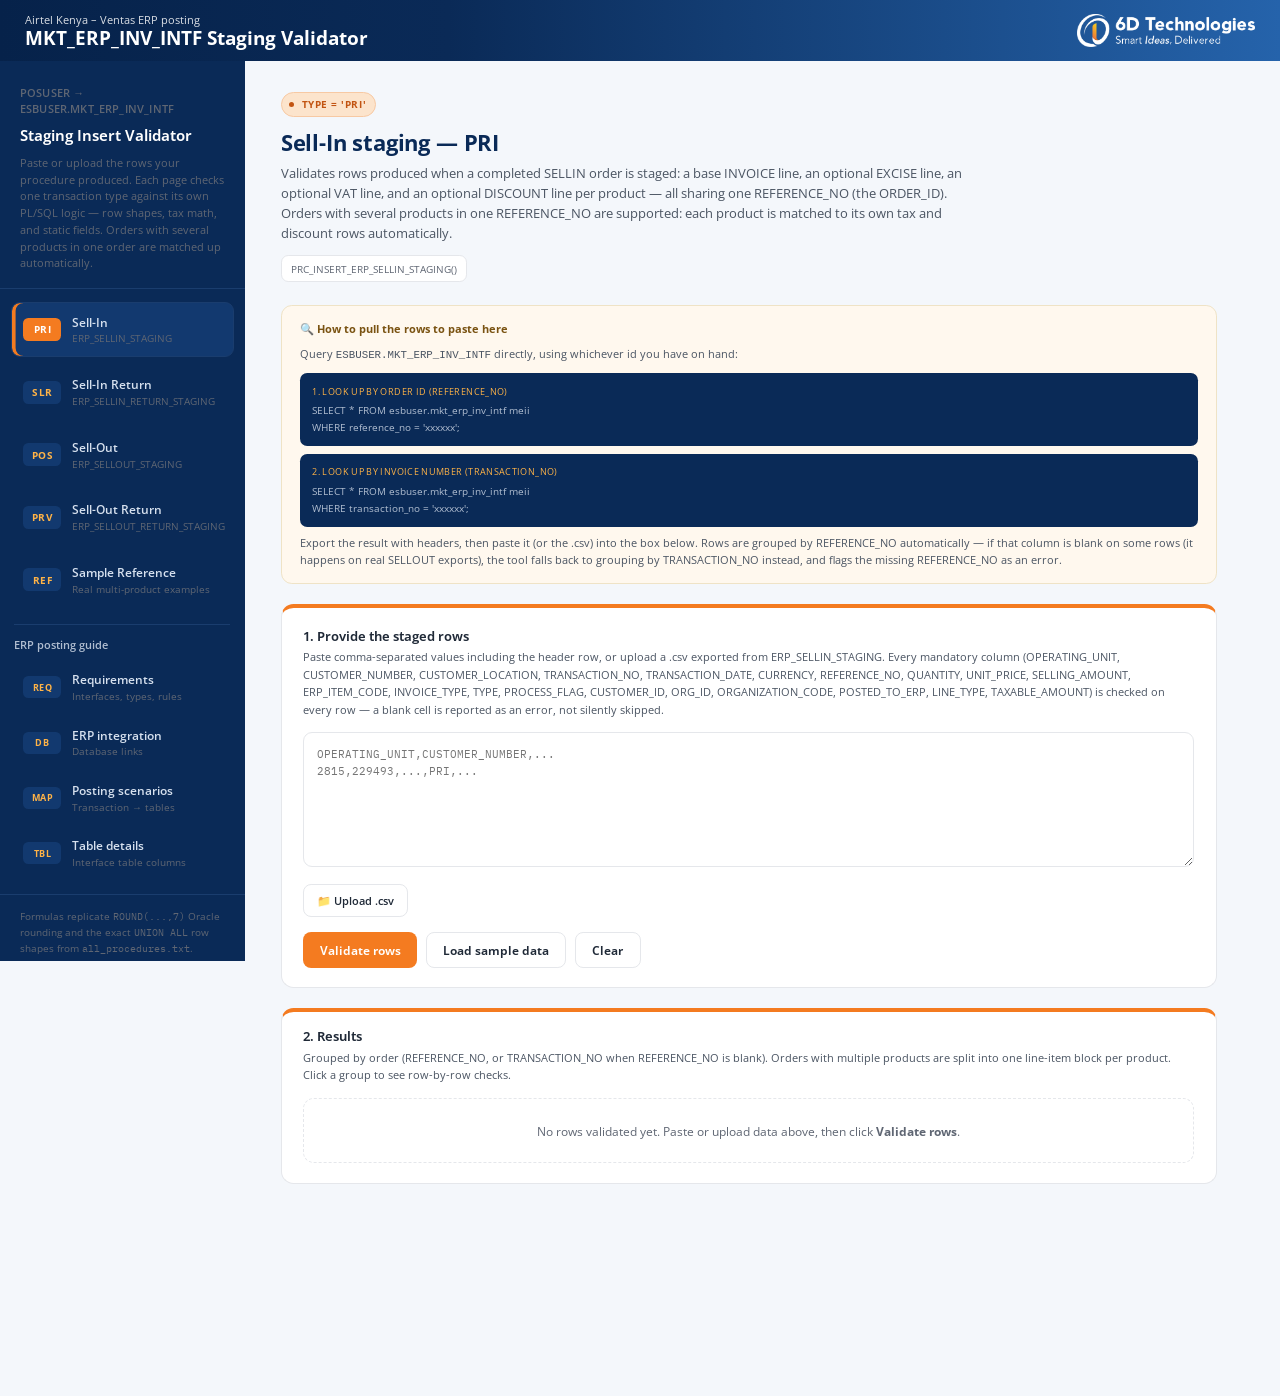
<file: files/MKT_ERP_INV_INTF_Staging_Validator.html>
<!DOCTYPE html>
<html lang="en">
<head>
<meta charset="UTF-8">
<meta name="viewport" content="width=device-width, initial-scale=1.0">
<title>MKT_ERP_INV_INTF Staging Validator</title>
<style>
  :root{
    --ink:var(--k-ink); --ink-2:var(--k-ink); --ink-3:var(--k-ink);
    --paper:var(--k-subtle); --paper-2:var(--k-surface); --line:var(--k-line);
    --text:var(--k-ink); --text-soft:var(--k-greybg2); --text-dim:var(--k-muted2);
    --accent:var(--k-orange); --accent-dark:var(--k-orange-text); --accent-soft:var(--k-orange-soft);
    --ok:var(--k-green); --ok-bg:var(--k-green-soft); --ok-line:var(--k-green-line);
    --bad:var(--k-red); --bad-bg:var(--k-red-soft); --bad-line:var(--k-red-line);
    --warn:var(--k-amber); --warn-bg:var(--k-amber-soft); --warn-line:var(--k-amber-line);
    --mono:'IBM Plex Mono','SFMono-Regular',Consolas,'Liberation Mono',Menlo,monospace;
    --sans:-apple-system,BlinkMacSystemFont,'Segoe UI',Roboto,Helvetica,Arial,sans-serif;
  }
  *{box-sizing:border-box;}
  html,body{margin:0;padding:0;}
  body{
    font-family:var(--sans); background:var(--k-subtle); color:var(--k-ink);
    -webkit-font-smoothing:antialiased;
  }
  a{color:var(--k-orange);}

  /* ---------- Shell ---------- */
  .shell{display:flex; min-height:100vh;}
  .sidebar{
    width:272px; flex:0 0 272px; background:var(--k-navy); color:var(--k-faint);
    position:sticky; top:0; height:100vh; overflow-y:auto;
    display:flex; flex-direction:column;
  }
  .sidebar-head{padding:26px 22px 18px; border-bottom:1px solid var(--k-navyline);}
  .sidebar-head .eyebrow{
    font-family:var(--mono); font-size:10.5px; letter-spacing:1.5px; color:var(--k-muted2);
    text-transform:uppercase; margin:0 0 8px;
  }
  .sidebar-head h1{font-size:17px; line-height:1.35; margin:0; color:var(--k-white); font-weight:650;}
  .sidebar-head p{font-size:12px; color:var(--k-muted2); margin:10px 0 0; line-height:1.55;}

  .nav-list{list-style:none; margin:0; padding:14px 12px; flex:1;}
  .nav-item{margin-bottom:8px;}
  .nav-btn{
    width:100%; text-align:left; background:transparent; border:1px solid transparent;
    border-radius:10px; padding:12px 13px; cursor:pointer; color:var(--k-faint);
    display:flex; align-items:center; gap:12px; transition:background .15s, border-color .15s;
  }
  .nav-btn:hover{background:var(--k-navy2);}
  .nav-btn.active{background:var(--k-navy2); border-color:var(--k-navyline);}
  .nav-badge{
    font-family:var(--mono); font-size:11px; font-weight:700; letter-spacing:.5px;
    width:42px; flex:0 0 42px; text-align:center; padding:5px 0; border-radius:6px;
    background:var(--k-navy2); color:var(--k-gold);
  }
  .nav-btn.active .nav-badge{background:var(--k-orange); color:var(--k-white);}
  .nav-text .t1{font-size:13px; font-weight:600; color:var(--k-ondark);}
  .nav-text .t2{font-size:11px; color:var(--k-muted2); margin-top:2px;}

  .sidebar-foot{padding:16px 22px 22px; border-top:1px solid var(--k-navyline);}
  .sidebar-foot p{font-size:11px; color:var(--k-muted2); line-height:1.6; margin:0;}
  .sidebar-foot code{font-family:var(--mono); color:var(--k-muted2);}

  .main{flex:1; min-width:0; padding:34px 40px 60px;}
  .page{display:none;}
  .page.active{display:block;}

  .page-head{max-width:900px; margin-bottom:26px;}
  .type-chip{
    display:inline-flex; align-items:center; gap:8px; font-family:var(--mono);
    font-size:11px; font-weight:700; letter-spacing:.6px; padding:5px 10px 5px 8px;
    border-radius:999px; background:var(--k-orange-soft); color:var(--k-orange-text);
    border:1px solid var(--k-orange-line); margin-bottom:12px;
  }
  .type-chip .dot{width:6px; height:6px; border-radius:50%; background:var(--k-orange-text);}
  .page-head h2{font-size:24px; margin:0 0 8px; letter-spacing:-.2px;}
  .page-head p{font-size:14px; color:var(--k-muted); line-height:1.6; margin:0; max-width:760px;}
  .page-head .proc-ref{
    display:inline-block; margin-top:12px; font-family:var(--mono); font-size:11.5px;
    color:var(--k-muted2); background:var(--k-surface); border:1px solid var(--k-line); padding:6px 10px; border-radius:8px;
  }

  /* ---------- Input card ---------- */
  .card{
    background:var(--k-surface); border:1px solid var(--k-line); border-radius:14px;
    padding:22px 24px; margin-bottom:22px; max-width:1040px;
  }
  .card h3{font-size:14px; margin:0 0 4px; font-weight:650;}
  .card .sub{font-size:12.5px; color:var(--k-muted); margin:0 0 16px; line-height:1.55;}

  textarea.paste-box{
    width:100%; min-height:150px; resize:vertical; font-family:var(--mono); font-size:12px;
    line-height:1.6; border:1px solid var(--k-line); border-radius:10px; padding:14px;
    background:var(--k-surface); color:var(--k-ink); outline:none;
  }
  textarea.paste-box:focus{border-color:var(--k-orange); box-shadow:0 0 0 3px var(--k-orange-soft);}

  .input-row{display:flex; align-items:center; gap:12px; margin-top:14px; flex-wrap:wrap;}
  .file-btn{
    display:inline-flex; align-items:center; gap:8px; font-size:12.5px; font-weight:600;
    padding:9px 14px; border-radius:9px; border:1px solid var(--k-line); background:var(--k-surface);
    color:var(--k-ink); cursor:pointer;
  }
  .file-btn:hover{border-color:var(--k-orange); color:var(--k-orange-text);}
  .file-btn input{display:none;}
  .file-name{font-size:12px; color:var(--k-muted2); font-family:var(--mono);}

  .btn{
    font-size:13px; font-weight:650; padding:10px 18px; border-radius:9px; border:none;
    cursor:pointer; transition:transform .05s, background .15s;
  }
  .btn-primary{background:var(--k-orange); color:var(--k-white);}
  .btn-primary:hover{background:var(--k-orange-text);}
  .btn-ghost{background:var(--k-surface); color:var(--k-ink); border:1px solid var(--k-line);}
  .btn-ghost:hover{border-color:var(--k-line3);}
  .btn:active{transform:translateY(1px);}
  .btn-row{display:flex; gap:10px; margin-top:16px; flex-wrap:wrap;}

  /* ---------- Results ---------- */
  .results{max-width:1040px;}
  .empty-hint{
    border:1px dashed var(--k-line); border-radius:12px; padding:26px; text-align:center;
    color:var(--k-muted2); font-size:13px; max-width:1040px;
  }
  .summary-bar{
    display:flex; gap:12px; margin-bottom:18px; flex-wrap:wrap;
  }
  .summary-stat{
    flex:1; min-width:130px; background:var(--k-surface); border:1px solid var(--k-line); border-radius:12px;
    padding:14px 16px;
  }
  .summary-stat .num{font-family:var(--mono); font-size:22px; font-weight:700;}
  .summary-stat .lbl{font-size:11px; color:var(--k-muted); margin-top:2px; text-transform:uppercase; letter-spacing:.4px;}
  .summary-stat.ok .num{color:var(--k-green);}
  .summary-stat.bad .num{color:var(--k-red);}

  .header-issue{
    border:1px solid var(--k-amber-line); background:var(--k-amber-soft); color:var(--k-amber-ink);
    border-radius:10px; padding:12px 14px; font-size:12.5px; margin-bottom:16px; line-height:1.6;
  }

  .group-card{
    border:1px solid var(--k-line); border-radius:14px; margin-bottom:16px; overflow:hidden; background:var(--k-surface);
  }
  .group-head{
    display:flex; align-items:center; justify-content:space-between; gap:12px;
    padding:14px 18px; cursor:pointer; user-select:none;
  }
  .group-head:hover{background:var(--k-subtle);}
  .group-head .left{display:flex; align-items:center; gap:12px; min-width:0;}
  .status-dot{width:10px; height:10px; border-radius:50%; flex:0 0 10px;}
  .status-dot.pass{background:var(--k-green);}
  .status-dot.fail{background:var(--k-red);}
  .group-ref{font-family:var(--mono); font-size:13px; font-weight:650;}
  .group-meta{font-size:11.5px; color:var(--k-muted2);}
  .group-badge{
    font-family:var(--mono); font-size:11px; font-weight:700; padding:4px 10px; border-radius:999px;
  }
  .group-badge.pass{background:var(--k-green-soft); color:var(--k-green); border:1px solid var(--k-green-line);}
  .group-badge.fail{background:var(--k-red-soft); color:var(--k-red); border:1px solid var(--k-red-line);}
  .chevron{transition:transform .15s; color:var(--k-muted2); flex:0 0 auto;}
  .group-card.open .chevron{transform:rotate(90deg);}

  .group-body{display:none; border-top:1px solid var(--k-line);}
  .group-card.open .group-body{display:block;}

  .structural-note{
    margin:14px 18px 0; padding:12px 14px; border-radius:10px; font-size:12.5px; line-height:1.6;
    background:var(--k-red-soft); border:1px solid var(--k-red-line); color:var(--k-red-ink);
  }

  .row-block{padding:14px 18px; border-top:1px solid var(--k-line);}
  .row-block:first-of-type{border-top:none;}
  .row-block-head{
    display:flex; align-items:center; gap:10px; margin-bottom:8px; flex-wrap:wrap;
  }
  .row-kind{font-size:12.5px; font-weight:650;}
  .row-code{font-family:var(--mono); font-size:11.5px; color:var(--k-muted2);}
  .row-ref{font-family:var(--mono); font-size:10.5px; color:var(--k-muted2); margin-left:auto;}
  .row-pass-pill{
    font-family:var(--mono); font-size:10.5px; font-weight:700; padding:2px 8px; border-radius:999px;
  }
  .row-pass-pill.pass{background:var(--k-green-soft); color:var(--k-green);}
  .row-pass-pill.fail{background:var(--k-red-soft); color:var(--k-red);}

  .check-fail{
    border:1px solid var(--k-red-line); background:var(--k-red-soft); border-radius:10px;
    padding:10px 12px; margin-bottom:8px;
  }
  .check-fail .field{font-family:var(--mono); font-size:11.5px; font-weight:700; color:var(--k-red-ink); margin-bottom:4px;}
  .check-ev{display:flex; gap:18px; flex-wrap:wrap; font-size:12px; margin-bottom:6px;}
  .check-ev .ev-lbl{color:var(--k-muted2); font-size:10.5px; text-transform:uppercase; letter-spacing:.3px; display:block;}
  .check-ev .ev-val{font-family:var(--mono); font-size:12.5px; font-weight:650;}
  .check-ev .expected .ev-val{color:var(--k-green);}
  .check-ev .actual .ev-val{color:var(--k-red);}
  .check-msg{font-size:11.5px; color:var(--k-amber-ink); line-height:1.55; margin-bottom:4px;}
  .check-fix{font-size:11.5px; color:var(--k-orange-text); font-weight:600;}

  .all-pass-line{font-size:12px; color:var(--k-green); display:flex; align-items:center; gap:6px;}

  .details-toggle{
    font-size:11px; color:var(--k-muted2); cursor:pointer; margin-top:6px; display:inline-block;
    text-decoration:underline; text-decoration-style:dotted;
  }
  .info-list{display:none; margin-top:8px; padding-top:8px; border-top:1px dashed var(--k-line);}
  .info-list.show{display:block;}
  .info-row{font-size:11px; color:var(--k-muted2); font-family:var(--mono); margin-bottom:3px;}
  .info-row .ok-tick{color:var(--k-green); font-family:var(--sans);}

  /* ---------- SQL note card ---------- */
  .note-card{
    background:var(--k-note-bg); border:1px solid var(--k-note-line); border-radius:12px;
    padding:16px 20px; margin-bottom:22px; max-width:1040px;
  }
  .note-card h4{font-size:12.5px; margin:0 0 10px; font-weight:700; color:var(--k-amber-ink); display:flex; align-items:center; gap:6px;}
  .note-card p{font-size:12px; color:var(--k-muted); margin:0 0 10px; line-height:1.6;}
  .note-sql{
    font-family:var(--mono); font-size:11.5px; background:var(--k-navy); color:var(--k-ondark2);
    border-radius:8px; padding:12px 14px; margin:8px 0; line-height:1.6; overflow-x:auto;
    white-space:pre;
  }
  .note-sql .kw{color:var(--k-gold);}
  .note-sql .lbl{color:var(--k-gold); font-family:var(--sans); font-size:10.5px; display:block; margin-bottom:4px; text-transform:uppercase; letter-spacing:.4px;}

  /* ---------- Sample Reference page ---------- */
  .ref-scenario{
    border:1px solid var(--k-line); border-radius:14px; background:var(--k-surface); margin-bottom:18px; overflow:hidden; max-width:1040px;
  }
  .ref-scenario-head{padding:16px 20px 12px; border-bottom:1px solid var(--k-line);}
  .ref-tags{display:flex; align-items:center; gap:8px; margin-bottom:8px; flex-wrap:wrap;}
  .ref-tag{
    font-family:var(--mono); font-size:10.5px; font-weight:700; padding:3px 9px; border-radius:999px;
    background:var(--k-orange-soft); color:var(--k-orange-text); letter-spacing:.4px;
  }
  .ref-tag.sheet{background:var(--k-subtle2); color:var(--k-muted);}
  .ref-scenario-head h4{font-size:14.5px; margin:0 0 4px; font-weight:650;}
  .ref-scenario-head p{font-size:12px; color:var(--k-muted); margin:0; line-height:1.55;}
  .ref-table-wrap{overflow-x:auto;}
  table.ref-table{width:100%; border-collapse:collapse; font-size:11.5px;}
  table.ref-table th{
    text-align:left; padding:8px 12px; background:var(--k-subtle); color:var(--k-muted2);
    font-weight:650; text-transform:uppercase; font-size:10px; letter-spacing:.3px;
    border-bottom:1px solid var(--k-line); white-space:nowrap;
  }
  table.ref-table td{padding:8px 12px; border-bottom:1px solid var(--k-line); font-family:var(--mono); white-space:nowrap;}
  table.ref-table tr:last-child td{border-bottom:none;}
  table.ref-table td.desc-cell{font-family:var(--sans); white-space:normal; min-width:160px;}
  .ref-line-tag{
    font-family:var(--sans); font-size:10px; font-weight:700; padding:2px 7px; border-radius:999px;
  }
  .ref-line-tag.TAX{background:var(--k-subtle2); color:var(--k-muted);}
  .ref-line-tag.INVOICE{background:var(--k-orange-soft); color:var(--k-orange-text);}
  .ref-scenario-foot{
    display:flex; align-items:center; justify-content:space-between; gap:12px; flex-wrap:wrap;
    padding:12px 20px; background:var(--k-subtle);
  }
  .ref-scenario-foot .rowcount{font-size:11.5px; color:var(--k-muted2);}
  .load-btn{
    font-size:12px; font-weight:650; padding:8px 14px; border-radius:8px; border:1px solid var(--k-orange);
    background:var(--k-surface); color:var(--k-orange-text); cursor:pointer;
  }
  .load-btn:hover{background:var(--k-orange); color:var(--k-white);}
  .ref-intro{max-width:1040px; margin-bottom:22px;}
  .ref-intro .card{margin-bottom:0;}
  .jump-toast{
    position:fixed; bottom:24px; left:50%; transform:translateX(-50%);
    background:var(--k-navy); color:var(--k-white); padding:10px 18px; border-radius:999px; font-size:12.5px;
    box-shadow:0 8px 24px rgba(0,0,0,.25); z-index:50; opacity:0; pointer-events:none; transition:opacity .2s;
  }
  .jump-toast.show{opacity:1;}

  @media (max-width: 880px){
    .shell{flex-direction:column;}
    .sidebar{position:relative; width:100%; height:auto; flex:none;}
    .nav-list{display:flex; overflow-x:auto; padding:12px;}
    .nav-item{flex:0 0 auto; margin:0 8px 0 0;}
    .nav-btn{width:220px;}
    .main{padding:24px 18px 40px;}
  }
</style>
<link rel="preconnect" href="https://fonts.googleapis.com"><link rel="preconnect" href="https://fonts.gstatic.com" crossorigin><link href="https://fonts.googleapis.com/css2?family=Montserrat:wght@600;700&family=Open+Sans:ital,wght@0,400;0,600;0,700;1,400&family=IBM+Plex+Mono:wght@400;500;600&display=swap" rel="stylesheet"><script>
(function(){var d=document.documentElement,K='kv-theme';
try{if(window.self!==window.top)d.classList.add('in-frame')}catch(e){d.classList.add('in-frame')}
var t=null;try{t=localStorage.getItem(K)}catch(e){}
if(t==='light'||t==='dark')d.setAttribute('data-theme',t);else if(!d.getAttribute('data-theme'))d.setAttribute('data-theme','light');
window.__kvApply=function(t){d.setAttribute('data-theme',t)};
window.kvSetTheme=function(t){window.__kvApply(t);try{localStorage.setItem(K,t)}catch(e){}
 var fr=document.querySelectorAll('iframe');for(var i=0;i<fr.length;i++){try{fr[i].contentWindow.postMessage({kvTheme:t},'*')}catch(e){}}};
window.kvToggleTheme=function(){window.kvSetTheme(d.getAttribute('data-theme')==='dark'?'light':'dark')};
window.addEventListener('storage',function(e){if(e.key===K&&e.newValue)window.__kvApply(e.newValue)});
window.addEventListener('message',function(e){if(e.data&&e.data.kvTheme)window.__kvApply(e.data.kvTheme)});
})();
</script><style id="sixd-theme">
:root{--sixd-banner:linear-gradient(90deg,#06224A 0%,#0A2A57 35%,#2563AB 100%);
 --sans:'Open Sans','Segoe UI',Roboto,Helvetica,Arial,sans-serif;--disp:Montserrat,'Open Sans','Segoe UI',Arial,sans-serif;--display:Montserrat,'Open Sans','Segoe UI',Arial,sans-serif;
 --font-display:Montserrat,'Open Sans','Segoe UI',Arial,sans-serif;--font-body:'Open Sans','Segoe UI',Roboto,Helvetica,Arial,sans-serif}
body{font-family:'Open Sans','Segoe UI',Roboto,Helvetica,Arial,sans-serif}
h1,h2,h3,h4{font-family:Montserrat,'Open Sans','Segoe UI',Arial,sans-serif}
:focus-visible{outline:3px solid #F47B20;outline-offset:2px}
.sixd-banner{background:var(--sixd-banner);color:#fff;display:flex;align-items:center;gap:18px;padding:12px clamp(16px,3vw,28px);min-height:68px;position:relative;z-index:5}
.sixd-banner .sixd-t{flex:1;min-width:0}
.sixd-banner .sixd-sub{font-size:12.5px;opacity:.85;font-family:'Open Sans',sans-serif}
.sixd-banner .sixd-h{font-family:Montserrat,'Open Sans',sans-serif;font-weight:700;font-size:clamp(17px,2vw,21px);color:#fff;margin:0;line-height:1.2}
.sixd-logo{height:36px;width:auto;display:block;flex:none}
.sixd-theme-btn{background:rgba(255,255,255,.12);border:1px solid rgba(255,255,255,.32);color:#fff;border-radius:8px;padding:6px 11px;cursor:pointer;font:600 12.5px 'Open Sans',sans-serif;flex:none;display:inline-flex;align-items:center;gap:6px}
.sixd-tools{display:flex;align-items:center;gap:14px;flex:none}
html.in-frame .sixd-tools{display:none!important}
.sixd-theme-btn:hover{background:rgba(255,255,255,.2)}
.sixd-theme-btn svg{width:15px;height:15px}
html.in-frame .sixd-banner,html.in-frame .sixd-logo,html.in-frame .sixd-theme-btn{display:none!important}
@media (max-width:560px){.sixd-logo{height:26px}.sixd-banner .sixd-sub{display:none}}
:root{--k-amber:#A86110;--k-amber-ink:#7A5312;--k-amber-line:#EED4A3;--k-amber-soft:#FBEFD9;--k-blue:#2563AB;--k-blue-soft:#DCE9F7;--k-faint:#8A94A6;--k-gold:#FFB347;--k-green:#1F7A5A;--k-green-line:#A9DCC4;--k-green-soft:#DDF1E8;--k-greybg2:#5F6673;--k-head:#0A2A57;--k-ink:#1F2937;--k-line:#E5E7EB;--k-line3:#8A94A6;--k-muted:#4B5563;--k-muted2:#5F6673;--k-navy:#0A2A57;--k-navy2:#12396F;--k-navyline:#1A3D6E;--k-note-bg:#FFF8EE;--k-note-line:#EFE3C6;--k-ondark:#D6E0EE;--k-ondark2:#B0BDD0;--k-orange:#F47B20;--k-orange-deep:#D9601A;--k-orange-line:#F7C9A3;--k-orange-soft:#FCE4CC;--k-orange-text:#C25412;--k-page:#F7F9FC;--k-red:#B4271F;--k-red-ink:#8A2B1B;--k-red-line:#F2B8A6;--k-red-soft:#FBE5E1;--k-subtle:#F4F7FB;--k-subtle2:#E8EEF6;--k-surface:#FFFFFF;--k-white:#FFFFFF;color-scheme:light}
html[data-theme="dark"]{--k-amber:#F0B866;--k-amber-ink:#F0D199;--k-amber-line:#6B5420;--k-amber-soft:#3A2C14;--k-blue:#8DBBF0;--k-blue-soft:#15355F;--k-faint:#7F8EA6;--k-gold:#FFB347;--k-green:#6FD3AA;--k-green-line:#1E5A44;--k-green-soft:#123A2D;--k-greybg2:#8A94A6;--k-head:#D6E4F7;--k-ink:#E4EAF3;--k-line:#1F3B63;--k-line3:#5E6F8A;--k-muted:#B7C2D3;--k-muted2:#A3B0C4;--k-navy:#06162E;--k-navy2:#0F2A50;--k-navyline:#12305A;--k-note-bg:#2A2214;--k-note-line:#5A4A26;--k-ondark:#C9D5E6;--k-ondark2:#8C9AB0;--k-orange:#FF9A4D;--k-orange-deep:#FFB070;--k-orange-line:#6B4520;--k-orange-soft:#3A2614;--k-orange-text:#FFB070;--k-page:#071B36;--k-red:#FF8A7A;--k-red-ink:#FFB4A3;--k-red-line:#6B2E22;--k-red-soft:#3A1F17;--k-subtle:#0A2141;--k-subtle2:#15355F;--k-surface:#0D2546;--k-white:#FFFFFF;color-scheme:dark}

.sidebar-head h1,.page-head h2,.card h3{font-family:Montserrat,'Open Sans',sans-serif}
.sidebar-head .eyebrow{font-family:'Open Sans',sans-serif!important;text-transform:none!important;letter-spacing:.2px!important;font-size:12px!important;font-weight:600}
.nav-btn.active{box-shadow:inset 4px 0 0 #F47B20}
.page-head h2{color:var(--k-head)}
.card{border-top:5px solid var(--k-orange)}
.btn-primary:hover{background:var(--k-orange-deep)}
html:not(.in-frame) .sidebar{top:0}
.nav-text .t1,.nav-text .t2{display:block}

/* ERP posting guide */
.nav-sep{list-style:none;margin:18px 4px 8px;padding-top:14px;border-top:1px solid var(--k-navyline);font-size:12px;font-weight:600;color:var(--k-ondark2);font-family:'Open Sans',sans-serif}
.nav-badge.doc{font-size:10px}
.doc-page .page-head{max-width:1040px}
.doc-grid2{display:grid;grid-template-columns:repeat(2,minmax(0,1fr));gap:18px;max-width:1040px}
.doc-grid2 .card{max-width:none;margin-bottom:18px}
@media (max-width:1000px){.doc-grid2{grid-template-columns:1fr}}
.doc-card{border-top:5px solid var(--k-orange)}
.doc-grid2 .doc-card:nth-child(2n){border-top-color:var(--k-blue)}
.doc-card h3{font-family:Montserrat,'Open Sans',sans-serif;font-size:15px;color:var(--k-head);margin-bottom:6px}
.doc-kv{display:grid;grid-template-columns:minmax(130px,170px) 1fr;gap:9px 16px;margin:4px 0 0;font-size:13.5px}
.doc-kv dt{color:var(--k-muted2);font-weight:600}.doc-kv dd{margin:0;color:var(--k-ink)}
.doc-ul{margin:4px 0 0;padding-left:18px;font-size:13.5px;line-height:1.6;color:var(--k-ink)}
.doc-ul li{margin:4px 0}
.doc-ul li.pending{color:var(--k-orange-text);font-weight:600}
.doc-warn{border-top-color:var(--k-amber);background:var(--k-amber-soft)}
.doc-warn h3{color:var(--k-amber-ink)}
table.doc-table{width:100%;border-collapse:collapse;font-size:13.5px}
table.doc-table th{text-align:left;padding:10px 14px;background:var(--k-navy);color:#fff;font-weight:600;font-size:12.5px;white-space:nowrap}
table.doc-table td{padding:10px 14px;border-bottom:1px solid var(--k-line);vertical-align:top;color:var(--k-ink)}
table.doc-table tr:last-child td{border-bottom:0}
table.doc-table tr.grp td{border-top:2px solid var(--k-line)}
table.doc-table td.wrap{white-space:normal;min-width:240px;line-height:1.5}
table.doc-table td.nowrap{white-space:nowrap;color:var(--k-muted2);font-size:12.5px}
table.doc-table td.muted,.muted{color:var(--k-muted2)}
table.doc-table code,.doc-kv code,.doc-flow code,.doc-card code{font-family:var(--mono);font-size:12px;background:var(--k-blue-soft);color:var(--k-head);padding:2px 6px;border-radius:5px}
table.doc-table code.col{font-weight:700}
.tag{display:inline-block;font-family:var(--mono);font-weight:700;font-size:12px;background:var(--k-orange-soft);color:var(--k-orange-text);border-radius:6px;padding:3px 8px}
.doc-go{border:1px solid var(--k-line);background:var(--k-surface);color:var(--k-head);border-radius:8px;padding:5px 10px;font-weight:600;font-size:12.5px;cursor:pointer;white-space:nowrap}
.doc-go:hover{border-color:var(--k-orange)}
.tlink{border:0;background:var(--k-blue-soft);color:var(--k-head);font-family:var(--mono);font-size:12px;font-weight:600;padding:3px 7px;border-radius:5px;cursor:pointer;text-decoration:underline;text-decoration-color:var(--k-orange);text-underline-offset:3px}
.tlink:hover{background:var(--k-orange-soft)}
.kind{display:inline-block;font-size:12px;font-weight:600;border-radius:999px;padding:2px 10px;white-space:nowrap}
.k-invoice{background:var(--k-blue-soft);color:var(--k-head)}
.k-inventory{background:var(--k-green-soft);color:var(--k-green)}
.k-receipt{background:var(--k-orange-soft);color:var(--k-orange-text)}
.k-header{background:var(--k-subtle2);color:var(--k-muted)}
.doc-tools{display:flex;flex-wrap:wrap;gap:10px;align-items:center;margin:0 0 14px;max-width:1040px}
.doc-search{flex:1 1 260px;border:1px solid var(--k-line);border-radius:9px;padding:9px 12px;font:inherit;font-size:13.5px;background:var(--k-surface);color:var(--k-ink)}
.doc-search:focus{outline:none;border-color:var(--k-orange)}
.doc-chips{display:flex;flex-wrap:wrap;gap:6px}
.doc-chip{border:1px solid var(--k-line);background:var(--k-surface);color:var(--k-ink);border-radius:999px;padding:6px 12px;font-size:12.5px;cursor:pointer}
.doc-chip.on{background:var(--k-navy);border-color:var(--k-navy);color:#fff}
.doc-empty{padding:18px;color:var(--k-muted2);margin:0}
.doc-note{font-size:12.5px;color:var(--k-muted2);max-width:1040px}
.doc-tabs{display:grid;grid-template-columns:repeat(4,minmax(0,1fr));gap:10px;margin-bottom:16px;max-width:1040px}
@media (max-width:1000px){.doc-tabs{grid-template-columns:repeat(2,minmax(0,1fr))}}
.doc-tab{display:flex;flex-direction:column;gap:4px;text-align:left;border:1px solid var(--k-line);background:var(--k-surface);border-radius:10px;padding:10px 12px;cursor:pointer;color:var(--k-ink)}
.doc-tab span{font-weight:600;font-size:13.5px}
.doc-tab code{font-family:var(--mono);font-size:11px;color:var(--k-muted2);overflow-wrap:anywhere}
.doc-tab.on{border-color:var(--k-orange);box-shadow:inset 0 -3px 0 var(--k-orange)}
.doc-flow{display:flex;flex-wrap:wrap;align-items:center;gap:10px 14px;max-width:1040px}
.doc-flow .lbl{display:block;font-size:11.5px;color:var(--k-muted2);font-weight:600;margin-bottom:4px}
.doc-flow .arr{color:var(--k-orange);font-weight:700;font-size:18px}
.doc-db-head{display:flex;align-items:center;justify-content:space-between;gap:10px;margin-bottom:12px}
.env{font-size:12px;font-weight:700;border-radius:999px;padding:3px 10px}
.env.u{background:var(--k-blue-soft);color:var(--k-head)}
.env.p{background:var(--k-orange-soft);color:var(--k-orange-text)}
.doc-tns{margin-top:16px;border:1px solid var(--k-line);border-radius:10px;overflow:hidden}
.doc-tns-bar{display:flex;justify-content:space-between;align-items:center;padding:7px 12px;background:var(--k-subtle);font-size:12px;font-weight:600;color:var(--k-muted2)}
.doc-copy{border:1px solid var(--k-line);background:var(--k-surface);color:var(--k-ink);border-radius:6px;padding:3px 10px;font-size:12px;cursor:pointer}
.doc-tns pre{margin:0;padding:12px 14px;font-family:var(--mono);font-size:12px;line-height:1.55;background:var(--k-surface);color:var(--k-ink);overflow-x:auto}
</style>
<link href="https://fonts.googleapis.com/css2?family=Open+Sans:ital,wght@0,400;0,600;0,700;1,400&display=swap" rel="stylesheet"><style id="kv-shared">
/* one readable font everywhere; monospace only for code, JSON and data entry */
html body,html body *:not(code):not(pre):not(pre *):not(kbd):not(samp):not(textarea):not(.json):not(.json *):not(.code):not(.code *):not(svg):not(svg *){font-family:'Open Sans','Segoe UI',Roboto,Helvetica,Arial,sans-serif!important}
/* compact scale */
html{zoom:.9}
/* theme is chosen in the launcher only */
.sixd-theme-btn,#themeBtn,.theme-btn,#themes,.themes,.topbar .seg[aria-label="Colour theme"]{display:none!important}
</style><style id="kv-frame">.sidebar{height:calc(100vh / 0.9)!important}.shell{min-height:calc(100vh / 0.9)!important}html.in-frame .sidebar{width:220px!important;flex-basis:220px!important}html.in-frame .sidebar-head p:not(.eyebrow){display:none}html.in-frame .sidebar-head{padding:14px 16px 12px!important}html.in-frame .nav-btn{padding:8px 10px!important}</style>
</head>
<body><header class="sixd-banner"><div class="sixd-t"><div class="sixd-sub">Airtel Kenya – Ventas ERP posting</div><div class="sixd-h">MKT_ERP_INV_INTF Staging Validator</div></div><button type="button" class="sixd-theme-btn" onclick="kvToggleTheme()" aria-label="Switch light or dark theme"><svg viewBox="0 0 24 24" fill="none" stroke="currentColor" stroke-width="2" stroke-linecap="round" stroke-linejoin="round"><path d="M20 14.5A8 8 0 1 1 9.5 4a6.2 6.2 0 0 0 10.5 10.5Z"/></svg>Theme</button><img class="sixd-logo" src="[data-uri]" alt="6D Technologies – Smart Ideas, Delivered"></header>

<div class="shell">
  <aside class="sidebar">
    <div class="sidebar-head">
      <p class="eyebrow">POSUSER &rarr; ESBUSER.MKT_ERP_INV_INTF</p>
      <h1>Staging Insert Validator</h1>
      <p>Paste or upload the rows your procedure produced. Each page checks one transaction type against its own PL/SQL logic &mdash; row shapes, tax math, and static fields. Orders with several products in one order are matched up automatically.</p>
    </div>
    <ul class="nav-list" id="navList"></ul>
    <div class="sidebar-foot">
      <p>Formulas replicate <code>ROUND(...,7)</code> Oracle rounding and the exact <code>UNION ALL</code> row shapes from <code>all_procedures.txt</code>.</p>
    </div>
  </aside>

  <main class="main" id="mainArea"></main>
</div>
<div class="jump-toast" id="jumpToast"></div>


<script>
// =====================================================================
// MKT_ERP_INV_INTF staging validation engine (v2)
// Mirrors PRC_INSERT_ERP_SELLIN_STAGING / _SELLIN_RETURN_STAGING /
//         PRC_INSERT_ERP_SELLOUT_STAGING / _SELLOUT_RETURN_STAGING
// Supports multiple products per order and a mandatory-field pass.
// =====================================================================

const EXPECTED_HEADERS = [
  'OPERATING_UNIT','CUSTOMER_NUMBER','CUSTOMER_LOCATION','TRANSACTION_NO',
  'TRANSACTION_DATE','DESCRIPTION','CURRENCY','REFERENCE_NO','QUANTITY',
  'UNIT_PRICE','SELLING_AMOUNT','ERP_ITEM_CODE','INVOICE_TYPE','TYPE',
  'TRANSACTION_REF_NO','TRANSACTION_REF_DATE','PROCESS_FLAG','ERROR_MESSAGE',
  'CREATION_DATE','CUSTOMER_ID','PROCESSING_DATE','ORG_ID','GL_DATE',
  'ORGANIZATION_CODE','POSTED_TO_ERP','TAX_CODE','TAX_CODE_AMOUNT',
  'ITEM_TAX_CATEGORY','ITEM_TAX_CATEGORY_AMOUNT','LINE_TYPE','TAXABLE_AMOUNT'
];

// fields that must never be blank/NULL on a staged row (per business rule)
const MANDATORY_FIELDS = [
  'OPERATING_UNIT','CUSTOMER_NUMBER','CUSTOMER_LOCATION','TRANSACTION_NO',
  'TRANSACTION_DATE','CURRENCY','REFERENCE_NO','QUANTITY','UNIT_PRICE',
  'SELLING_AMOUNT','ERP_ITEM_CODE','INVOICE_TYPE','TYPE','PROCESS_FLAG',
  'CUSTOMER_ID','ORG_ID','ORGANIZATION_CODE','POSTED_TO_ERP','LINE_TYPE',
  'TAXABLE_AMOUNT'
];

// ---------------------------------------------------------------------
// CSV parsing (handles quoted fields, embedded commas/quotes, CRLF/LF)
// ---------------------------------------------------------------------
function parseCSV(text) {
  const rows = [];
  let row = [], field = '', inQuotes = false;
  const s = text.replace(/\r\n/g, '\n').replace(/\r/g, '\n');
  for (let i = 0; i < s.length; i++) {
    const c = s[i];
    if (inQuotes) {
      if (c === '"') {
        if (s[i + 1] === '"') { field += '"'; i++; }
        else inQuotes = false;
      } else field += c;
    } else {
      if (c === '"') inQuotes = true;
      else if (c === ',') { row.push(field); field = ''; }
      else if (c === '\n') { row.push(field); rows.push(row); row = []; field = ''; }
      else field += c;
    }
  }
  if (field.length || row.length) { row.push(field); rows.push(row); }
  while (rows.length && rows[rows.length - 1].every(v => v.trim() === '')) rows.pop();
  if (!rows.length) return { headers: [], records: [] };
  const headers = rows[0].map(h => h.trim().toUpperCase());
  const records = rows.slice(1).map((r, idx) => {
    const obj = { __row: idx + 2 };
    headers.forEach((h, i) => { obj[h] = (r[i] === undefined ? '' : r[i]).trim(); });
    return obj;
  });
  return { headers, records };
}

// ---------------------------------------------------------------------
// Numeric helpers
// ---------------------------------------------------------------------
function isBlank(v) {
  return v === undefined || v === null || v === '' ||
         v.toString().trim().toUpperCase() === 'NULL';
}
function num(v) {
  if (isBlank(v)) return NaN;
  return parseFloat(v.toString().replace(/,/g, ''));
}
function round7(x) {
  if (!isFinite(x)) return x;
  const f = 1e7;
  const sign = x < 0 ? -1 : 1;
  return sign * Math.round(Math.abs(x) * f + 1e-9) / f;
}
function approxEqual(a, b, eps) {
  if (isNaN(a) || isNaN(b)) return false;
  eps = eps === undefined ? 5e-6 : eps;
  return Math.abs(a - b) <= eps;
}
function fmtNum(n) {
  if (n === undefined || n === null || isNaN(n)) return String(n);
  return round7(n).toFixed(7).replace(/0+$/, '').replace(/\.$/, '');
}
function sign(n) { return n > 0 ? 1 : (n < 0 ? -1 : 0); }
// Accepts '16.0 %', '16%', '16', or a raw fraction like '0.16' -> always returns 16
function parsePercent(raw) {
  if (isBlank(raw)) return NaN;
  let s = raw.toString().trim();
  const hasPct = s.indexOf('%') !== -1;
  s = s.replace('%', '').trim();
  let n = parseFloat(s);
  if (isNaN(n)) return NaN;
  if (!hasPct && Math.abs(n) <= 1) n = n * 100;
  return n;
}

// ---------------------------------------------------------------------
// Check result builder
// ---------------------------------------------------------------------
function check(field, pass, expected, actual, message, suggestion, info) {
  return { field, pass, expected, actual, message: message || '', suggestion: suggestion || '', info: !!info };
}

// Overrides any check on a blank mandatory field with one clear message,
// and prepends checks for mandatory fields that had no dedicated check at all.
function applyMandatory(checks, row, skipFields) {
  const skip = skipFields || [];
  const missing = MANDATORY_FIELDS.filter(f => skip.indexOf(f) === -1 && isBlank(row[f]));
  const missingSet = {};
  missing.forEach(f => { missingSet[f] = true; });
  const missingChecks = missing.map(f => check(f, false, 'non-blank (mandatory)', '(missing)',
    `${f} is a mandatory column in ESBUSER.MKT_ERP_INV_INTF and must not be blank/NULL on any staged row.`,
    `Populate ${f} before loading this row.`));
  const kept = checks.filter(c => !missingSet[c.field]);
  return missingChecks.concat(kept);
}

// ---------------------------------------------------------------------
// Common static-field checks applied to every row of every type
// ---------------------------------------------------------------------
function commonChecks(row, cfg) {
  const c = [];
  c.push(check('OPERATING_UNIT', row.OPERATING_UNIT === '2815', '2815', row.OPERATING_UNIT,
    'OPERATING_UNIT is hard-coded to 2815 in every INSERT branch of the procedure.'));
  c.push(check('ORG_ID', row.ORG_ID === '2815', '2815', row.ORG_ID,
    'ORG_ID is hard-coded to 2815 in every INSERT branch of the procedure.'));
  c.push(check('CURRENCY', row.CURRENCY === 'KES', 'KES', row.CURRENCY,
    "CURRENCY is hard-coded to 'KES'."));
  c.push(check('PROCESS_FLAG', row.PROCESS_FLAG === 'N' || row.PROCESS_FLAG === 'I' || row.PROCESS_FLAG === 'Y',
    "N (unprocessed) \u2014 may later become I/Y once the ERP interface picks it up", row.PROCESS_FLAG,
    "PROCESS_FLAG is inserted as 'N' by the staging procedure; downstream ERP processing may advance it.",
    undefined, row.PROCESS_FLAG !== 'N'));
  c.push(check('GL_DATE', isBlank(row.GL_DATE), '(blank)', row.GL_DATE || '(blank)',
    "GL_DATE is always inserted blank ('') by the staging procedure."));
  c.push(check('ERROR_MESSAGE', isBlank(row.ERROR_MESSAGE), '(blank)', row.ERROR_MESSAGE || '(blank)',
    'ERROR_MESSAGE should be blank on a freshly staged row.'));
  c.push(check('TAX_CODE_AMOUNT', cfg.hasTax ? isBlank(row.TAX_CODE_AMOUNT) : true,
    cfg.hasTax ? '(blank)' : "blank for untaxed items, or a combined tax rate (e.g. '33.4') for compound-taxed items",
    row.TAX_CODE_AMOUNT || '(blank)',
    cfg.hasTax
      ? 'TAX_CODE_AMOUNT is never populated on PRI/SLR rows \u2014 EXCISE and VAT are broken into their own separate TAX rows instead.'
      : `${cfg.type} never splits into separate EXCISE/VAT rows, so a compound-taxed product carries its combined effective rate here (e.g. 15% excise cascaded with 16% VAT = 33.4).`,
    undefined, !cfg.hasTax));
  c.push(check('ITEM_TAX_CATEGORY_AMOUNT', isBlank(row.ITEM_TAX_CATEGORY_AMOUNT), '(blank)', row.ITEM_TAX_CATEGORY_AMOUNT || '(blank)',
    'ITEM_TAX_CATEGORY_AMOUNT is never populated by any branch of the procedure.'));
  c.push(check('TYPE', row.TYPE === cfg.type, cfg.type, row.TYPE,
    `TYPE must always be '${cfg.type}' for rows produced by ${cfg.procedureName}.`));
  c.push(check('INVOICE_TYPE', row.INVOICE_TYPE === cfg.invoiceType, cfg.invoiceType, row.INVOICE_TYPE,
    `INVOICE_TYPE is hard-coded to '${cfg.invoiceType}' for ${cfg.type} rows.`));
  ['CREATION_DATE','PROCESSING_DATE'].forEach(f => {
    c.push(check(f, !isBlank(row[f]), 'non-blank', row[f] || '(blank)',
      `${f} is stamped by the procedure at insert time and should not be blank.`, undefined, true));
  });
  if (cfg.refRequired) {
    c.push(check('TRANSACTION_REF_NO', !isBlank(row.TRANSACTION_REF_NO), 'non-blank (original order id)', row.TRANSACTION_REF_NO || '(blank)',
      `${cfg.type} rows must carry TRANSACTION_REF_NO pointing back to the original order.`));
    c.push(check('TRANSACTION_REF_DATE', !isBlank(row.TRANSACTION_REF_DATE), 'non-blank (original order date)', row.TRANSACTION_REF_DATE || '(blank)',
      `${cfg.type} rows must carry TRANSACTION_REF_DATE from the original order.`));
  } else {
    c.push(check('TRANSACTION_REF_NO', isBlank(row.TRANSACTION_REF_NO), '(blank)', row.TRANSACTION_REF_NO || '(blank)',
      `${cfg.type} rows always leave TRANSACTION_REF_NO blank (there is no original order to reference).`));
    c.push(check('TRANSACTION_REF_DATE', isBlank(row.TRANSACTION_REF_DATE), '(blank)', row.TRANSACTION_REF_DATE || '(blank)',
      `${cfg.type} rows always leave TRANSACTION_REF_DATE blank.`));
  }
  c.push(check('POSTED_TO_ERP', true, "'N' at staging time, may flip to 'Y' once posted", row.POSTED_TO_ERP,
    'Informational: the procedure inserts N; a downstream ERP-post job may later flip this to Y.', undefined, true));
  return c;
}

function checkQtyTimesPrice(row) {
  const q = num(row.QUANTITY), u = num(row.UNIT_PRICE), s = num(row.SELLING_AMOUNT);
  const expected = round7(q * u);
  const pass = approxEqual(expected, round7(s));
  return check('SELLING_AMOUNT', pass, fmtNum(expected), fmtNum(s),
    'SELLING_AMOUNT must equal QUANTITY \u00d7 UNIT_PRICE, rounded to 7 decimals (Oracle ROUND(...,7)).',
    pass ? '' : `Set SELLING_AMOUNT to ${fmtNum(expected)}.`);
}
function checkTaxableEqualsSelling(row) {
  const s = num(row.SELLING_AMOUNT), t = num(row.TAXABLE_AMOUNT);
  const pass = approxEqual(round7(s), round7(t));
  return check('TAXABLE_AMOUNT', pass, fmtNum(s), fmtNum(t),
    'TAXABLE_AMOUNT is populated with the exact same computed expression as SELLING_AMOUNT for this row type.',
    pass ? '' : `Set TAXABLE_AMOUNT to ${fmtNum(s)} (same value as SELLING_AMOUNT).`);
}
function checkTaxableBlank(row) {
  const pass = isBlank(row.TAXABLE_AMOUNT);
  return check('TAXABLE_AMOUNT', pass, '(blank)', row.TAXABLE_AMOUNT || '(blank)',
    'TAXABLE_AMOUNT is left blank for this row type in the procedure SQL.',
    pass ? '' : 'Clear TAXABLE_AMOUNT (should be blank/NULL).');
}

// ---------------------------------------------------------------------
// Group key: prefer REFERENCE_NO (order id); fall back to TRANSACTION_NO
// (invoice number) when REFERENCE_NO is blank, so multi-line orders still
// cluster correctly even if that column wasn't exported.
// ---------------------------------------------------------------------
function groupKeyFor(row) {
  if (!isBlank(row.REFERENCE_NO)) return { key: 'REF#' + row.REFERENCE_NO, basis: 'REFERENCE_NO', value: row.REFERENCE_NO };
  if (!isBlank(row.TRANSACTION_NO)) return { key: 'TXN#' + row.TRANSACTION_NO, basis: 'TRANSACTION_NO', value: row.TRANSACTION_NO };
  return { key: '(no order key)', basis: 'none', value: '(missing)' };
}

// ---------------------------------------------------------------------
// PRI / SLR \u2014 tax-aware, multi-product validator
// ---------------------------------------------------------------------
function classifyBundles(rows) {
  const byCode = {};
  const order = [];
  rows.forEach(r => {
    const code = r.ERP_ITEM_CODE || '(blank code)';
    if (!byCode[code]) { byCode[code] = []; order.push(code); }
    byCode[code].push(r);
  });
  return order.map(code => {
    const rs = byCode[code];
    const taxRows = rs.filter(r => r.LINE_TYPE === 'TAX');
    const invoiceRows = rs.filter(r => r.LINE_TYPE !== 'TAX');
    return { code, taxRows, invoiceRows, hasTax: taxRows.length > 0 };
  });
}

function validateTaxedGroup(rows, cfg) {
  const results = [];
  const structural = [];
  const bundles = classifyBundles(rows);

  // "product" bundles: has tax rows, OR has an invoice row with positive
  // UNIT_PRICE and no tax rows (a legitimately tax-exempt product line).
  // "discount candidate" bundles: single invoice row, negative UNIT_PRICE, no tax rows.
  const productBundles = [];
  const discountCandidates = [];
  bundles.forEach(b => {
    if (b.hasTax) { productBundles.push(b); return; }
    const allNegative = b.invoiceRows.length > 0 && b.invoiceRows.every(r => num(r.UNIT_PRICE) < 0);
    if (allNegative) discountCandidates.push(b);
    else productBundles.push(b);
  });

  if (productBundles.length === 0) {
    structural.push('No product line (INVOICE base row, with or without tax rows) could be identified for this order group.');
    return { structural, results };
  }

  // bucket product bundles and discount candidates by |base quantity|, in
  // order of first appearance, then zip same-quantity buckets pairwise.
  const productBuckets = {};
  productBundles.forEach(b => {
    const q = fmtNum(Math.abs(num(b.invoiceRows[0] ? b.invoiceRows[0].QUANTITY : NaN)));
    (productBuckets[q] = productBuckets[q] || []).push(b);
  });
  const discountBuckets = {};
  discountCandidates.forEach(b => {
    const q = fmtNum(Math.abs(num(b.invoiceRows[0].QUANTITY)));
    (discountBuckets[q] = discountBuckets[q] || []).push(b);
  });
  const discountFor = new Map(); // productBundle -> discount row
  const usedDiscountBundles = new Set();
  Object.keys(productBuckets).forEach(q => {
    const prods = productBuckets[q];
    const discs = discountBuckets[q] || [];
    prods.forEach((pb, i) => {
      if (discs[i]) {
        discountFor.set(pb, discs[i].invoiceRows[0]);
        usedDiscountBundles.add(discs[i]);
      }
    });
  });
  const unmatchedDiscounts = discountCandidates.filter(b => !usedDiscountBundles.has(b));
  if (unmatchedDiscounts.length) {
    structural.push(`${unmatchedDiscounts.length} row(s) look like discount lines (negative UNIT_PRICE, no tax rows) ` +
      `but their QUANTITY didn't line up 1:1 with any product line's quantity in this order: ` +
      unmatchedDiscounts.map(b => `code ${b.code} (row #${b.invoiceRows[0].__row})`).join(', ') +
      '. They were still checked individually below, without the "matches its product" checks.');
  }

  if (productBundles.length > 1) {
    structural.push(`This order contains ${productBundles.length} distinct products (multi-line order) \u2014 ` +
      `each was matched to its own discount row (if any) by equal quantity and validated separately below.`);
  }

  productBundles.forEach(pb => {
    if (pb.invoiceRows.length === 0) {
      structural.push(`Item ${pb.code} has TAX row(s) but no matching INVOICE base row with the same ERP_ITEM_CODE.`);
      return;
    }
    if (pb.invoiceRows.length > 1) {
      structural.push(`Found ${pb.invoiceRows.length} INVOICE rows sharing item code ${pb.code}; expected exactly 1 base row. Extra rows were still checked individually.`);
    }

    pb.invoiceRows.forEach(base => {
      let checks = commonChecks(base, cfg);
      const qty = num(base.QUANTITY), price = num(base.UNIT_PRICE);
      checks.push(check('QUANTITY sign', sign(qty) === cfg.qtySign, cfg.qtySign > 0 ? 'positive' : 'negative', base.QUANTITY,
        `${cfg.type} base rows should carry a ${cfg.qtySign > 0 ? 'positive' : 'negative'} QUANTITY.`,
        `Change QUANTITY to ${cfg.qtySign > 0 ? Math.abs(qty) : -Math.abs(qty)}.`));
      checks.push(check('UNIT_PRICE', price > 0, '> 0', base.UNIT_PRICE,
        'UNIT_PRICE holds the tax-excluded price and should never be negative on the base row.'));
      checks.push(checkQtyTimesPrice(base));
      checks.push(checkTaxableEqualsSelling(base));
      checks.push(check('LINE_TYPE', base.LINE_TYPE === 'INVOICE', 'INVOICE', base.LINE_TYPE));
      checks.push(check('TAX_CODE', isBlank(base.TAX_CODE), '(blank)', base.TAX_CODE || '(blank)'));
      checks.push(check('ITEM_TAX_CATEGORY', isBlank(base.ITEM_TAX_CATEGORY), '(blank)', base.ITEM_TAX_CATEGORY || '(blank)'));
      checks = applyMandatory(checks, base, []);
      results.push({ rowRef: base.__row, kind: 'BASE INVOICE line', code: base.ERP_ITEM_CODE, checks });
    });

    const baseRow = pb.invoiceRows[0];
    const baseQty = Math.abs(num(baseRow.QUANTITY));
    const basePrice = num(baseRow.UNIT_PRICE);
    const totalMagnitude = round7(baseQty * basePrice);
    const expectedSign = cfg.qtySign;

    let exciseRow = null, vatRow = null, expectedExciseMag = 0;
    pb.taxRows.forEach(tr => {
      const isExcise = /EXCISE|DUTY/i.test(tr.TAX_CODE || '');
      const isVat = /VAT/i.test(tr.TAX_CODE || '');
      if (isExcise) exciseRow = tr;
      else if (isVat) vatRow = tr;
      else { if (!exciseRow) exciseRow = tr; else vatRow = tr; }
    });

    if (exciseRow) {
      let checks = commonChecks(exciseRow, cfg);
      const pct = parsePercent(exciseRow.ITEM_TAX_CATEGORY);
      checks.push(check('QUANTITY', num(exciseRow.QUANTITY) === 1, '1', exciseRow.QUANTITY,
        'Tax rows always carry QUANTITY = 1 in the procedure SQL.'));
      checks.push(check('ITEM_TAX_CATEGORY', !isNaN(pct), "a parseable tax rate (e.g. '15.0 %' or '0.15')", exciseRow.ITEM_TAX_CATEGORY,
        'ITEM_TAX_CATEGORY should encode the EXCISE tax rate.'));
      if (!isNaN(pct)) {
        expectedExciseMag = round7(totalMagnitude * pct / 100);
        const expectedVal = expectedSign * expectedExciseMag;
        ['UNIT_PRICE', 'SELLING_AMOUNT', 'TAXABLE_AMOUNT'].forEach(f => {
          const actual = num(exciseRow[f]);
          const pass = approxEqual(round7(actual), round7(expectedVal));
          checks.push(check(f, pass, fmtNum(expectedVal), fmtNum(actual),
            `EXCISE amount = BASE (${fmtNum(totalMagnitude)}) \u00d7 ${pct}% = ${fmtNum(expectedExciseMag)}, ` +
            `signed to match the ${cfg.type} row (${expectedSign > 0 ? '+' : '-'}).`,
            pass ? '' : `Set ${f} to ${fmtNum(expectedVal)}.`));
        });
      }
      checks.push(check('LINE_TYPE', exciseRow.LINE_TYPE === 'TAX', 'TAX', exciseRow.LINE_TYPE));
      checks.push(check('TAX_CODE', !isBlank(exciseRow.TAX_CODE) && /EXCISE|DUTY/i.test(exciseRow.TAX_CODE), "contains 'EXCISE'/'DUTY'", exciseRow.TAX_CODE));
      if (!vatRow) {
        structural.push(`EXCISE row found for item ${pb.code} without a matching VAT row. ` +
          `The procedure only ever emits an EXCISE row via an inner join to td_excise AND td_vat together \u2014 ` +
          `an EXCISE row can never legitimately exist without a VAT row for the same product. Check the VAT tax configuration.`);
      }
      checks = applyMandatory(checks, exciseRow, []);
      results.push({ rowRef: exciseRow.__row, kind: 'EXCISE (duty) line', code: exciseRow.ERP_ITEM_CODE, checks });
    }

    if (vatRow) {
      let checks = commonChecks(vatRow, cfg);
      const pct = parsePercent(vatRow.ITEM_TAX_CATEGORY);
      checks.push(check('QUANTITY', num(vatRow.QUANTITY) === 1, '1', vatRow.QUANTITY,
        'Tax rows always carry QUANTITY = 1 in the procedure SQL.'));
      checks.push(check('ITEM_TAX_CATEGORY', !isNaN(pct), "a parseable tax rate (e.g. '16.0 %' or '0.16')", vatRow.ITEM_TAX_CATEGORY,
        'ITEM_TAX_CATEGORY should encode the VAT tax rate.'));
      if (!isNaN(pct)) {
        const vatTaxableMag = round7(totalMagnitude + expectedExciseMag);
        const expectedVatMag = round7(vatTaxableMag * pct / 100);
        const expectedVal = expectedSign * expectedVatMag;
        ['UNIT_PRICE', 'SELLING_AMOUNT', 'TAXABLE_AMOUNT'].forEach(f => {
          const actual = num(vatRow[f]);
          const pass = approxEqual(round7(actual), round7(expectedVal));
          checks.push(check(f, pass, fmtNum(expectedVal), fmtNum(actual),
            `VAT amount = (BASE + EXCISE) (${fmtNum(vatTaxableMag)}) \u00d7 ${pct}% = ${fmtNum(expectedVatMag)}, ` +
            `signed to match the ${cfg.type} row (${expectedSign > 0 ? '+' : '-'}).`,
            pass ? '' : `Set ${f} to ${fmtNum(expectedVal)}.`));
        });
      }
      checks.push(check('LINE_TYPE', vatRow.LINE_TYPE === 'TAX', 'TAX', vatRow.LINE_TYPE));
      checks.push(check('TAX_CODE', !isBlank(vatRow.TAX_CODE) && /VAT/i.test(vatRow.TAX_CODE), "contains 'VAT'", vatRow.TAX_CODE));
      checks = applyMandatory(checks, vatRow, []);
      results.push({ rowRef: vatRow.__row, kind: 'VAT line', code: vatRow.ERP_ITEM_CODE, checks });
    }

    const dr = discountFor.get(pb);
    if (dr) {
      let checks = commonChecks(dr, cfg);
      const q = num(dr.QUANTITY), s = num(dr.SELLING_AMOUNT);
      checks.push(checkQtyTimesPrice(dr));
      checks.push(checkTaxableEqualsSelling(dr));
      checks.push(check('|QUANTITY|', approxEqual(Math.abs(q), baseQty, 1e-6), fmtNum(baseQty), fmtNum(Math.abs(q)),
        'A discount line should cover the same quantity as its base product line.'));
      const baseSelling = num(baseRow.SELLING_AMOUNT);
      checks.push(check('SELLING_AMOUNT sign', sign(s) !== 0 && sign(s) === -sign(baseSelling), 'opposite sign of base SELLING_AMOUNT', fmtNum(s),
        'A discount line always reduces revenue, so its SELLING_AMOUNT sign is opposite the base row\u2019s.'));
      checks.push(check('ERP_ITEM_CODE', dr.ERP_ITEM_CODE !== baseRow.ERP_ITEM_CODE, `different from base code (${baseRow.ERP_ITEM_CODE})`, dr.ERP_ITEM_CODE,
        'The discount row uses DISCOUNT_ERP_CODE, a distinct code from the product\u2019s MATERIAL_CODE.', undefined, true));
      checks.push(check('LINE_TYPE', dr.LINE_TYPE === 'INVOICE', 'INVOICE', dr.LINE_TYPE));
      checks.push(check('TAX_CODE', isBlank(dr.TAX_CODE), '(blank)', dr.TAX_CODE || '(blank)'));
      checks = applyMandatory(checks, dr, []);
      results.push({ rowRef: dr.__row, kind: `DISCOUNT line (for item ${pb.code})`, code: dr.ERP_ITEM_CODE, checks });
    }
  });

  unmatchedDiscounts.forEach(b => {
    b.invoiceRows.forEach(dr => {
      let checks = commonChecks(dr, cfg);
      checks.push(checkQtyTimesPrice(dr));
      checks.push(checkTaxableEqualsSelling(dr));
      checks.push(check('LINE_TYPE', dr.LINE_TYPE === 'INVOICE', 'INVOICE', dr.LINE_TYPE));
      checks.push(check('TAX_CODE', isBlank(dr.TAX_CODE), '(blank)', dr.TAX_CODE || '(blank)'));
      checks = applyMandatory(checks, dr, []);
      results.push({ rowRef: dr.__row, kind: 'DISCOUNT line (unmatched to a product)', code: dr.ERP_ITEM_CODE, checks });
    });
  });

  return { structural, results };
}

// ---------------------------------------------------------------------
// POS / PRV \u2014 simple single-row-per-line validator (never any tax rows)
// ---------------------------------------------------------------------
function validateSimpleGroup(rows, cfg) {
  const results = [];
  rows.forEach(row => {
    let checks = commonChecks(row, cfg);
    const q = num(row.QUANTITY), u = num(row.UNIT_PRICE);
    checks.push(check('QUANTITY sign', sign(q) === cfg.qtySign, cfg.qtySign > 0 ? 'positive' : 'negative', row.QUANTITY,
      `${cfg.type} rows should carry a ${cfg.qtySign > 0 ? 'positive' : 'negative'} QUANTITY.`));
    checks.push(check('UNIT_PRICE', u > 0, '> 0', row.UNIT_PRICE,
      'UNIT_PRICE holds the tax-excluded price directly from the order line and is never negated for this row type.'));
    checks.push(checkQtyTimesPrice(row));
    if (cfg.taxableBlank) {
      checks.push(checkTaxableBlank(row));
    } else if (!isBlank(row.TAXABLE_AMOUNT)) {
      // when populated it should still tie out; when blank, the mandatory-field
      // pass below already flags it (TAXABLE_AMOUNT is in MANDATORY_FIELDS)
      checks.push(checkTaxableEqualsSelling(row));
    }
    checks.push(check('LINE_TYPE', isBlank(row.LINE_TYPE), '(blank)', row.LINE_TYPE || '(blank)',
      `${cfg.type} never sets LINE_TYPE \u2014 SELLOUT staging has no separate tax/discount rows at all.`));
    checks.push(check('TAX_CODE', true,
      "blank for untaxed items, or a compound code (e.g. 'KE CMPD EXCISE + VAT') for taxed items", row.TAX_CODE || '(blank)',
      `${cfg.type} never produces a separate TAX line \u2014 a taxed product instead carries its combined tax code directly on this row.`,
      undefined, true));
    checks.push(check('ITEM_TAX_CATEGORY', true, 'usually blank on this row type', row.ITEM_TAX_CATEGORY || '(blank)',
      'ITEM_TAX_CATEGORY is populated per-rate on PRI/SLR TAX rows; SELLOUT rows don\u2019t break tax out that way.', undefined, true));
    const skip = cfg.taxableBlank ? ['LINE_TYPE', 'TAXABLE_AMOUNT'] : ['LINE_TYPE'];
    checks = applyMandatory(checks, row, skip);
    results.push({ rowRef: row.__row, kind: 'BASE line', code: row.ERP_ITEM_CODE, checks });
  });
  return { structural: [], results };
}

// ---------------------------------------------------------------------
// Top-level entry point
// ---------------------------------------------------------------------
const TYPE_CONFIG = {
  PRI: { type: 'PRI', invoiceType: 'INVOICE', qtySign: 1, refRequired: false, hasTax: true,
         procedureName: 'PRC_INSERT_ERP_SELLIN_STAGING' },
  SLR: { type: 'SLR', invoiceType: 'CREDIT MEMO', qtySign: -1, refRequired: true, hasTax: true,
         procedureName: 'PRC_INSERT_ERP_SELLIN_RETURN_STAGING' },
  POS: { type: 'POS', invoiceType: 'INVOICE', qtySign: 1, refRequired: false, hasTax: false, taxableBlank: false,
         procedureName: 'PRC_INSERT_ERP_SELLOUT_STAGING' },
  PRV: { type: 'PRV', invoiceType: 'CREDIT MEMO', qtySign: -1, refRequired: true, hasTax: false, taxableBlank: true,
         procedureName: 'PRC_INSERT_ERP_SELLOUT_RETURN_STAGING' }
};

function validateCSV(text, typeKey) {
  const cfg = TYPE_CONFIG[typeKey];
  const { headers, records } = parseCSV(text);
  const missingHeaders = EXPECTED_HEADERS.filter(h => !headers.includes(h));
  const extraHeaders = headers.filter(h => !EXPECTED_HEADERS.includes(h) && h !== '');

  if (!records.length) {
    return { cfg, missingHeaders, extraHeaders, groups: [], error: 'No data rows found in the pasted/uploaded CSV.' };
  }

  const byKey = {};
  const basisByKey = {};
  records.forEach(r => {
    const g = groupKeyFor(r);
    (byKey[g.key] = byKey[g.key] || []).push(r);
    basisByKey[g.key] = g;
  });

  const groups = Object.keys(byKey).map(k => {
    const rows = byKey[k];
    const g = basisByKey[k];
    const wrongType = rows.filter(r => r.TYPE && r.TYPE !== cfg.type);
    const out = cfg.hasTax ? validateTaxedGroup(rows, cfg) : validateSimpleGroup(rows, cfg);
    if (wrongType.length) {
      out.structural = out.structural || [];
      out.structural.unshift(`${wrongType.length} row(s) in this group have TYPE \u2260 '${cfg.type}' \u2014 they were still checked but likely belong on a different validation page.`);
    }
    const allChecks = out.results.reduce((a, r) => a.concat(r.checks), []);
    const failCount = allChecks.filter(c => !c.pass && !c.info).length;
    const pass = failCount === 0 && out.structural.length === 0;
    return { ref: g.value, groupBasis: g.basis, rows, results: out.results, structural: out.structural, pass, failCount };
  });

  return { cfg, missingHeaders, extraHeaders, groups };
}

// (browser build: no module.exports)
if (typeof module !== 'undefined' && module.exports) {
  module.exports = { parseCSV, validateCSV, TYPE_CONFIG, EXPECTED_HEADERS, MANDATORY_FIELDS, round7, fmtNum };
}

</script>
<script>
const REFERENCE_SCENARIOS = [{"sheet":"PRI_NO_DIS","type":"PRI","title":"M-Commerce Paid Kit","desc":"Single product, VAT only (no excise, no discount).","rowCount":2,"displayRows":[{"REFERENCE_NO":"2453524054","ERP_ITEM_CODE":"102483788","DESCRIPTION":"M-Commerce Paid Kit","QUANTITY":"1","UNIT_PRICE":"689.65516","SELLING_AMOUNT":"689.65516","TAX_CODE":"VAT 16%","ITEM_TAX_CATEGORY":"0.16","LINE_TYPE":"TAX","TAXABLE_AMOUNT":"689.65516"},{"REFERENCE_NO":"2453524054","ERP_ITEM_CODE":"102483788","DESCRIPTION":"M-Commerce Paid Kit","QUANTITY":"250","UNIT_PRICE":"17.241379","SELLING_AMOUNT":"4310.34475","TAX_CODE":"","ITEM_TAX_CATEGORY":"","LINE_TYPE":"INVOICE","TAXABLE_AMOUNT":"4310.34475"}],"csv":"OPERATING_UNIT,CUSTOMER_NUMBER,CUSTOMER_LOCATION,TRANSACTION_NO,TRANSACTION_DATE,DESCRIPTION,CURRENCY,REFERENCE_NO,QUANTITY,UNIT_PRICE,SELLING_AMOUNT,ERP_ITEM_CODE,INVOICE_TYPE,TYPE,TRANSACTION_REF_NO,TRANSACTION_REF_DATE,PROCESS_FLAG,ERROR_MESSAGE,CREATION_DATE,CUSTOMER_ID,PROCESSING_DATE,ORG_ID,GL_DATE,ORGANIZATION_CODE,POSTED_TO_ERP,TAX_CODE,TAX_CODE_AMOUNT,ITEM_TAX_CATEGORY,ITEM_TAX_CATEGORY_AMOUNT,LINE_TYPE,TAXABLE_AMOUNT\r\n2815,90619,224915,2452002119722,2026-06-16 00:00:00,M-Commerce Paid Kit,KES,2453524054,1,689.65516,689.65516,102483788,INVOICE,PRI,,,I,,2026-06-16 19:15:39,,,,,39,,VAT 16%,,0.16,,TAX,689.65516\r\n2815,90619,224915,2452002119722,2026-06-16 00:00:00,M-Commerce Paid Kit,KES,2453524054,250,17.241379,4310.34475,102483788,INVOICE,PRI,,,I,,2026-06-16 19:15:39,,,,,39,,,,,,INVOICE,4310.34475\r\n"},{"sheet":"PRI_NO_DIS","type":"PRI","title":"Tozed Mifi + SIM bundle","desc":"Two different products in one order, VAT only on each.","rowCount":4,"displayRows":[{"REFERENCE_NO":"2453441101","ERP_ITEM_CODE":"104641528","DESCRIPTION":"Tozed M30S Pro Mifi","QUANTITY":"1","UNIT_PRICE":"2155.172414","SELLING_AMOUNT":"2155.172414","TAX_CODE":"","ITEM_TAX_CATEGORY":"","LINE_TYPE":"INVOICE","TAXABLE_AMOUNT":"2155.172414"},{"REFERENCE_NO":"2453441101","ERP_ITEM_CODE":"100093313","DESCRIPTION":"4G LTE 128K PrePaid Native S@t Half Multisim (2FF/3FF/4FF)- Promo","QUANTITY":"1","UNIT_PRICE":"0.862069","SELLING_AMOUNT":"0.862069","TAX_CODE":"","ITEM_TAX_CATEGORY":"","LINE_TYPE":"INVOICE","TAXABLE_AMOUNT":"0.862069"},{"REFERENCE_NO":"2453441101","ERP_ITEM_CODE":"104641528","DESCRIPTION":"Tozed M30S Pro Mifi","QUANTITY":"1","UNIT_PRICE":"344.82758624","SELLING_AMOUNT":"344.82758624","TAX_CODE":"VAT 16%","ITEM_TAX_CATEGORY":"0.16","LINE_TYPE":"TAX","TAXABLE_AMOUNT":"344.82758624"},{"REFERENCE_NO":"2453441101","ERP_ITEM_CODE":"100093313","DESCRIPTION":"4G LTE 128K PrePaid Native S@t Half Multisim (2FF/3FF/4FF)- Promo","QUANTITY":"1","UNIT_PRICE":"0.13793104","SELLING_AMOUNT":"0.13793104","TAX_CODE":"VAT 16%","ITEM_TAX_CATEGORY":"0.16","LINE_TYPE":"TAX","TAXABLE_AMOUNT":"0.13793104"}],"csv":"OPERATING_UNIT,CUSTOMER_NUMBER,CUSTOMER_LOCATION,TRANSACTION_NO,TRANSACTION_DATE,DESCRIPTION,CURRENCY,REFERENCE_NO,QUANTITY,UNIT_PRICE,SELLING_AMOUNT,ERP_ITEM_CODE,INVOICE_TYPE,TYPE,TRANSACTION_REF_NO,TRANSACTION_REF_DATE,PROCESS_FLAG,ERROR_MESSAGE,CREATION_DATE,CUSTOMER_ID,PROCESSING_DATE,ORG_ID,GL_DATE,ORGANIZATION_CODE,POSTED_TO_ERP,TAX_CODE,TAX_CODE_AMOUNT,ITEM_TAX_CATEGORY,ITEM_TAX_CATEGORY_AMOUNT,LINE_TYPE,TAXABLE_AMOUNT\r\n2815,155708,455530,2452002048852,2026-02-15 00:00:00,Tozed M30S Pro Mifi,KES,2453441101,1,2155.172414,2155.172414,104641528,INVOICE,PRI,,,I,,2026-02-15 13:25:02,,,,,21,,,,,,INVOICE,2155.172414\r\n2815,155708,455530,2452002048852,2026-02-15 00:00:00,4G LTE 128K PrePaid Native S@t Half Multisim (2FF/3FF/4FF)- Promo,KES,2453441101,1,0.862069,0.862069,100093313,INVOICE,PRI,,,I,,2026-02-15 13:25:02,,,,,21,,,,,,INVOICE,0.862069\r\n2815,155708,455530,2452002048852,2026-02-15 00:00:00,Tozed M30S Pro Mifi,KES,2453441101,1,344.82758624,344.82758624,104641528,INVOICE,PRI,,,I,,2026-02-15 13:25:02,,,,,21,,VAT 16%,,0.16,,TAX,344.82758624\r\n2815,155708,455530,2452002048852,2026-02-15 00:00:00,4G LTE 128K PrePaid Native S@t Half Multisim (2FF/3FF/4FF)- Promo,KES,2453441101,1,0.13793104,0.13793104,100093313,INVOICE,PRI,,,I,,2026-02-15 13:25:02,,,,,21,,VAT 16%,,0.16,,TAX,0.13793104\r\n"},{"sheet":"PRI_RET_NO_DIS","type":"SLR","title":"Tozed Mifi return","desc":"Single-product return, VAT only, no discount, no excise.","rowCount":2,"displayRows":[{"REFERENCE_NO":"2453475226","ERP_ITEM_CODE":"104641528","DESCRIPTION":"Tozed M30S Pro Mifi","QUANTITY":"-1","UNIT_PRICE":"2155.172414","SELLING_AMOUNT":"-2155.172414","TAX_CODE":"","ITEM_TAX_CATEGORY":"","LINE_TYPE":"INVOICE","TAXABLE_AMOUNT":"-2155.172414"},{"REFERENCE_NO":"2453475226","ERP_ITEM_CODE":"104641528","DESCRIPTION":"Tozed M30S Pro Mifi","QUANTITY":"1","UNIT_PRICE":"-344.82758624","SELLING_AMOUNT":"-344.82758624","TAX_CODE":"VAT 16%","ITEM_TAX_CATEGORY":"0.16","LINE_TYPE":"TAX","TAXABLE_AMOUNT":"-344.82758624"}],"csv":"OPERATING_UNIT,CUSTOMER_NUMBER,CUSTOMER_LOCATION,TRANSACTION_NO,TRANSACTION_DATE,DESCRIPTION,CURRENCY,REFERENCE_NO,QUANTITY,UNIT_PRICE,SELLING_AMOUNT,ERP_ITEM_CODE,INVOICE_TYPE,TYPE,TRANSACTION_REF_NO,TRANSACTION_REF_DATE,PROCESS_FLAG,ERROR_MESSAGE,CREATION_DATE,CUSTOMER_ID,PROCESSING_DATE,ORG_ID,GL_DATE,ORGANIZATION_CODE,POSTED_TO_ERP,TAX_CODE,TAX_CODE_AMOUNT,ITEM_TAX_CATEGORY,ITEM_TAX_CATEGORY_AMOUNT,LINE_TYPE,TAXABLE_AMOUNT\r\n2815,155708,455530,2452002078290,2026-04-09 00:00:00,Tozed M30S Pro Mifi,KES,2453475226,-1,2155.172414,-2155.172414,104641528,CREDIT MEMO,SLR,212452002048852,2026-02-15 11:09:50,I,,2026-04-09 13:26:51,,,,,16,,,,,,INVOICE,-2155.172414\r\n2815,155708,455530,2452002078290,2026-04-09 00:00:00,Tozed M30S Pro Mifi,KES,2453475226,1,-344.82758624,-344.82758624,104641528,CREDIT MEMO,SLR,212452002048852,2026-02-15 11:09:50,I,,2026-04-09 13:26:51,,,,,16,,VAT 16%,,0.16,,TAX,-344.82758624\r\n"},{"sheet":"PRI_DUTY","type":"PRI","title":"Scratch Cards bundle (4 products)","desc":"Four different scratch-card denominations in one order, each with its own EXCISE + VAT + upfront-discount lines — the multi-product case.","rowCount":16,"displayRows":[{"REFERENCE_NO":"2453014433","ERP_ITEM_CODE":"100007050","DESCRIPTION":"Scratch Cards, 10","QUANTITY":"1","UNIT_PRICE":"1124.4377805","SELLING_AMOUNT":"1124.4377805","TAX_CODE":"KE-EXCISE DUTY","ITEM_TAX_CATEGORY":"0.15","LINE_TYPE":"TAX","TAXABLE_AMOUNT":"1124.4377805"},{"REFERENCE_NO":"2453014433","ERP_ITEM_CODE":"100007054","DESCRIPTION":"Scratch Cards, 20","QUANTITY":"1","UNIT_PRICE":"2248.8755625","SELLING_AMOUNT":"2248.8755625","TAX_CODE":"KE-EXCISE DUTY","ITEM_TAX_CATEGORY":"0.15","LINE_TYPE":"TAX","TAXABLE_AMOUNT":"2248.8755625"},{"REFERENCE_NO":"2453014433","ERP_ITEM_CODE":"100007049","DESCRIPTION":"Scratch Card, 50","QUANTITY":"1","UNIT_PRICE":"4497.7511244","SELLING_AMOUNT":"4497.7511244","TAX_CODE":"KE-EXCISE DUTY","ITEM_TAX_CATEGORY":"0.15","LINE_TYPE":"TAX","TAXABLE_AMOUNT":"4497.7511244"},{"REFERENCE_NO":"2453014433","ERP_ITEM_CODE":"100007051","DESCRIPTION":"Scratch Cards, 100","QUANTITY":"1","UNIT_PRICE":"2248.8755622","SELLING_AMOUNT":"2248.8755622","TAX_CODE":"KE-EXCISE DUTY","ITEM_TAX_CATEGORY":"0.15","LINE_TYPE":"TAX","TAXABLE_AMOUNT":"2248.8755622"},{"REFERENCE_NO":"2453014433","ERP_ITEM_CODE":"100007050","DESCRIPTION":"Scratch Cards, 10","QUANTITY":"1000","UNIT_PRICE":"7.49625187","SELLING_AMOUNT":"7496.25187","TAX_CODE":"","ITEM_TAX_CATEGORY":"","LINE_TYPE":"INVOICE","TAXABLE_AMOUNT":"7496.25187"},{"REFERENCE_NO":"2453014433","ERP_ITEM_CODE":"100007054","DESCRIPTION":"Scratch Cards, 20","QUANTITY":"1000","UNIT_PRICE":"14.99250375","SELLING_AMOUNT":"14992.50375","TAX_CODE":"","ITEM_TAX_CATEGORY":"","LINE_TYPE":"INVOICE","TAXABLE_AMOUNT":"14992.50375"},{"REFERENCE_NO":"2453014433","ERP_ITEM_CODE":"100007049","DESCRIPTION":"Scratch Card, 50","QUANTITY":"800","UNIT_PRICE":"37.48125937","SELLING_AMOUNT":"29985.007496","TAX_CODE":"","ITEM_TAX_CATEGORY":"","LINE_TYPE":"INVOICE","TAXABLE_AMOUNT":"29985.007496"},{"REFERENCE_NO":"2453014433","ERP_ITEM_CODE":"100007051","DESCRIPTION":"Scratch Cards, 100","QUANTITY":"200","UNIT_PRICE":"74.96251874","SELLING_AMOUNT":"14992.503748","TAX_CODE":"","ITEM_TAX_CATEGORY":"","LINE_TYPE":"INVOICE","TAXABLE_AMOUNT":"14992.503748"},{"REFERENCE_NO":"2453014433","ERP_ITEM_CODE":"100007050","DESCRIPTION":"Scratch Cards, 10","QUANTITY":"1","UNIT_PRICE":"1379.31034408","SELLING_AMOUNT":"1379.31034408","TAX_CODE":"VAT 16%","ITEM_TAX_CATEGORY":"0.16","LINE_TYPE":"TAX","TAXABLE_AMOUNT":"1379.31034408"},{"REFERENCE_NO":"2453014433","ERP_ITEM_CODE":"100007054","DESCRIPTION":"Scratch Cards, 20","QUANTITY":"1","UNIT_PRICE":"2758.62069","SELLING_AMOUNT":"2758.62069","TAX_CODE":"VAT 16%","ITEM_TAX_CATEGORY":"0.16","LINE_TYPE":"TAX","TAXABLE_AMOUNT":"2758.62069"},{"REFERENCE_NO":"2453014433","ERP_ITEM_CODE":"100007049","DESCRIPTION":"Scratch Card, 50","QUANTITY":"1","UNIT_PRICE":"5517.241379264","SELLING_AMOUNT":"5517.241379264","TAX_CODE":"VAT 16%","ITEM_TAX_CATEGORY":"0.16","LINE_TYPE":"TAX","TAXABLE_AMOUNT":"5517.241379264"},{"REFERENCE_NO":"2453014433","ERP_ITEM_CODE":"100007051","DESCRIPTION":"Scratch Cards, 100","QUANTITY":"1","UNIT_PRICE":"2758.620689632","SELLING_AMOUNT":"2758.620689632","TAX_CODE":"VAT 16%","ITEM_TAX_CATEGORY":"0.16","LINE_TYPE":"TAX","TAXABLE_AMOUNT":"2758.620689632"},{"REFERENCE_NO":"2453014433","ERP_ITEM_CODE":"103293428","DESCRIPTION":"Upfront Discount-5% of Scratch Cards 10","QUANTITY":"1000","UNIT_PRICE":"-0.5","SELLING_AMOUNT":"-500","TAX_CODE":"","ITEM_TAX_CATEGORY":"","LINE_TYPE":"INVOICE","TAXABLE_AMOUNT":"-500"},{"REFERENCE_NO":"2453014433","ERP_ITEM_CODE":"100090723","DESCRIPTION":"Upfront Discount-6.5% of Scratch Cards 20","QUANTITY":"1000","UNIT_PRICE":"-1.3","SELLING_AMOUNT":"-1300","TAX_CODE":"","ITEM_TAX_CATEGORY":"","LINE_TYPE":"INVOICE","TAXABLE_AMOUNT":"-1300"},{"REFERENCE_NO":"2453014433","ERP_ITEM_CODE":"100090717","DESCRIPTION":"Upfront Discount-6.5% of Scratch Cards 50","QUANTITY":"800","UNIT_PRICE":"-3.25","SELLING_AMOUNT":"-2600","TAX_CODE":"","ITEM_TAX_CATEGORY":"","LINE_TYPE":"INVOICE","TAXABLE_AMOUNT":"-2600"},{"REFERENCE_NO":"2453014433","ERP_ITEM_CODE":"100090721","DESCRIPTION":"Upfront Discount-6.5% of Scratch Cards 100","QUANTITY":"200","UNIT_PRICE":"-6.5","SELLING_AMOUNT":"-1300","TAX_CODE":"","ITEM_TAX_CATEGORY":"","LINE_TYPE":"INVOICE","TAXABLE_AMOUNT":"-1300"}],"csv":"OPERATING_UNIT,CUSTOMER_NUMBER,CUSTOMER_LOCATION,TRANSACTION_NO,TRANSACTION_DATE,DESCRIPTION,CURRENCY,REFERENCE_NO,QUANTITY,UNIT_PRICE,SELLING_AMOUNT,ERP_ITEM_CODE,INVOICE_TYPE,TYPE,TRANSACTION_REF_NO,TRANSACTION_REF_DATE,PROCESS_FLAG,ERROR_MESSAGE,CREATION_DATE,CUSTOMER_ID,PROCESSING_DATE,ORG_ID,GL_DATE,ORGANIZATION_CODE,POSTED_TO_ERP,TAX_CODE,TAX_CODE_AMOUNT,ITEM_TAX_CATEGORY,ITEM_TAX_CATEGORY_AMOUNT,LINE_TYPE,TAXABLE_AMOUNT\r\n2815,155242,452450,2452001687569,2024-11-01 00:00:00,\"Scratch Cards, 10\",KES,2453014433,1,1124.4377805,1124.4377805,100007050,INVOICE,PRI,,,I,,2024-11-01 16:22:49,,,,,0A6,,KE-EXCISE DUTY,,0.15,,TAX,1124.4377805\r\n2815,155242,452450,2452001687569,2024-11-01 00:00:00,\"Scratch Cards, 20\",KES,2453014433,1,2248.8755625,2248.8755625,100007054,INVOICE,PRI,,,I,,2024-11-01 16:22:49,,,,,0A6,,KE-EXCISE DUTY,,0.15,,TAX,2248.8755625\r\n2815,155242,452450,2452001687569,2024-11-01 00:00:00,\"Scratch Card, 50\",KES,2453014433,1,4497.7511244,4497.7511244,100007049,INVOICE,PRI,,,I,,2024-11-01 16:22:49,,,,,0A6,,KE-EXCISE DUTY,,0.15,,TAX,4497.7511244\r\n2815,155242,452450,2452001687569,2024-11-01 00:00:00,\"Scratch Cards, 100\",KES,2453014433,1,2248.8755622,2248.8755622,100007051,INVOICE,PRI,,,I,,2024-11-01 16:22:49,,,,,0A6,,KE-EXCISE DUTY,,0.15,,TAX,2248.8755622\r\n2815,155242,452450,2452001687569,2024-11-01 00:00:00,\"Scratch Cards, 10\",KES,2453014433,1000,7.49625187,7496.25187,100007050,INVOICE,PRI,,,I,,2024-11-01 16:22:49,,,,,0A6,,,,,,INVOICE,7496.25187\r\n2815,155242,452450,2452001687569,2024-11-01 00:00:00,\"Scratch Cards, 20\",KES,2453014433,1000,14.99250375,14992.50375,100007054,INVOICE,PRI,,,I,,2024-11-01 16:22:49,,,,,0A6,,,,,,INVOICE,14992.50375\r\n2815,155242,452450,2452001687569,2024-11-01 00:00:00,\"Scratch Card, 50\",KES,2453014433,800,37.48125937,29985.007496,100007049,INVOICE,PRI,,,I,,2024-11-01 16:22:49,,,,,0A6,,,,,,INVOICE,29985.007496\r\n2815,155242,452450,2452001687569,2024-11-01 00:00:00,\"Scratch Cards, 100\",KES,2453014433,200,74.96251874,14992.503748,100007051,INVOICE,PRI,,,I,,2024-11-01 16:22:49,,,,,0A6,,,,,,INVOICE,14992.503748\r\n2815,155242,452450,2452001687569,2024-11-01 00:00:00,\"Scratch Cards, 10\",KES,2453014433,1,1379.31034408,1379.31034408,100007050,INVOICE,PRI,,,I,,2024-11-01 16:22:49,,,,,0A6,,VAT 16%,,0.16,,TAX,1379.31034408\r\n2815,155242,452450,2452001687569,2024-11-01 00:00:00,\"Scratch Cards, 20\",KES,2453014433,1,2758.62069,2758.62069,100007054,INVOICE,PRI,,,I,,2024-11-01 16:22:49,,,,,0A6,,VAT 16%,,0.16,,TAX,2758.62069\r\n2815,155242,452450,2452001687569,2024-11-01 00:00:00,\"Scratch Card, 50\",KES,2453014433,1,5517.241379264,5517.241379264,100007049,INVOICE,PRI,,,I,,2024-11-01 16:22:49,,,,,0A6,,VAT 16%,,0.16,,TAX,5517.241379264\r\n2815,155242,452450,2452001687569,2024-11-01 00:00:00,\"Scratch Cards, 100\",KES,2453014433,1,2758.620689632,2758.620689632,100007051,INVOICE,PRI,,,I,,2024-11-01 16:22:49,,,,,0A6,,VAT 16%,,0.16,,TAX,2758.620689632\r\n2815,155242,452450,2452001687569,2024-11-01 00:00:00,Upfront Discount-5% of Scratch Cards 10,KES,2453014433,1000,-0.5,-500,103293428,INVOICE,PRI,,,I,,2024-11-01 16:22:49,,,,,0A6,,,,,,INVOICE,-500\r\n2815,155242,452450,2452001687569,2024-11-01 00:00:00,Upfront Discount-6.5% of Scratch Cards 20,KES,2453014433,1000,-1.3,-1300,100090723,INVOICE,PRI,,,I,,2024-11-01 16:22:49,,,,,0A6,,,,,,INVOICE,-1300\r\n2815,155242,452450,2452001687569,2024-11-01 00:00:00,Upfront Discount-6.5% of Scratch Cards 50,KES,2453014433,800,-3.25,-2600,100090717,INVOICE,PRI,,,I,,2024-11-01 16:22:49,,,,,0A6,,,,,,INVOICE,-2600\r\n2815,155242,452450,2452001687569,2024-11-01 00:00:00,Upfront Discount-6.5% of Scratch Cards 100,KES,2453014433,200,-6.5,-1300,100090721,INVOICE,PRI,,,I,,2024-11-01 16:22:49,,,,,0A6,,,,,,INVOICE,-1300\r\n"},{"sheet":"PRI_DUTY_RETURN","type":"SLR","title":"Scratch Cards 10 — partial return","desc":"A return of just ONE product (Scratch Cards 10) out of the 4-product order above, with its discount, excise and VAT all reversed.","rowCount":4,"displayRows":[{"REFERENCE_NO":"2453117222","ERP_ITEM_CODE":"100007050","DESCRIPTION":"Scratch Cards, 10","QUANTITY":"-1000","UNIT_PRICE":"7.49625187","SELLING_AMOUNT":"-7496.25187","TAX_CODE":"","ITEM_TAX_CATEGORY":"","LINE_TYPE":"INVOICE","TAXABLE_AMOUNT":"-7496.25187"},{"REFERENCE_NO":"2453117222","ERP_ITEM_CODE":"100007050","DESCRIPTION":"Scratch Cards, 10","QUANTITY":"1","UNIT_PRICE":"-1379.31034408","SELLING_AMOUNT":"-1379.31034408","TAX_CODE":"VAT 16%","ITEM_TAX_CATEGORY":"0.16","LINE_TYPE":"TAX","TAXABLE_AMOUNT":"-1379.31034408"},{"REFERENCE_NO":"2453117222","ERP_ITEM_CODE":"103293428","DESCRIPTION":"Upfront Discount-5% of Scratch Cards 10","QUANTITY":"-1000","UNIT_PRICE":"-0.5","SELLING_AMOUNT":"500","TAX_CODE":"","ITEM_TAX_CATEGORY":"","LINE_TYPE":"INVOICE","TAXABLE_AMOUNT":"500"},{"REFERENCE_NO":"2453117222","ERP_ITEM_CODE":"100007050","DESCRIPTION":"Scratch Cards, 10","QUANTITY":"1","UNIT_PRICE":"-1124.4377805","SELLING_AMOUNT":"-1124.4377805","TAX_CODE":"KE-EXCISE DUTY","ITEM_TAX_CATEGORY":"0.15","LINE_TYPE":"TAX","TAXABLE_AMOUNT":"-1124.4377805"}],"csv":"OPERATING_UNIT,CUSTOMER_NUMBER,CUSTOMER_LOCATION,TRANSACTION_NO,TRANSACTION_DATE,DESCRIPTION,CURRENCY,REFERENCE_NO,QUANTITY,UNIT_PRICE,SELLING_AMOUNT,ERP_ITEM_CODE,INVOICE_TYPE,TYPE,TRANSACTION_REF_NO,TRANSACTION_REF_DATE,PROCESS_FLAG,ERROR_MESSAGE,CREATION_DATE,CUSTOMER_ID,PROCESSING_DATE,ORG_ID,GL_DATE,ORGANIZATION_CODE,POSTED_TO_ERP,TAX_CODE,TAX_CODE_AMOUNT,ITEM_TAX_CATEGORY,ITEM_TAX_CATEGORY_AMOUNT,LINE_TYPE,TAXABLE_AMOUNT\r\n2815,155242,452450,2452001774924,2025-02-11 00:00:00,\"Scratch Cards, 10\",KES,2453117222,-1000,7.49625187,-7496.25187,100007050,CREDIT MEMO,SLR,212452001687569,2024-11-01 14:21:36,I,,2025-02-11 19:24:03,,,,,16,,,,,,INVOICE,-7496.25187\r\n2815,155242,452450,2452001774924,2025-02-11 00:00:00,\"Scratch Cards, 10\",KES,2453117222,1,-1379.31034408,-1379.31034408,100007050,CREDIT MEMO,SLR,212452001687569,2024-11-01 14:21:36,I,,2025-02-11 19:24:03,,,,,16,,VAT 16%,,0.16,,TAX,-1379.31034408\r\n2815,155242,452450,2452001774924,2025-02-11 00:00:00,Upfront Discount-5% of Scratch Cards 10,KES,2453117222,-1000,-0.5,500,103293428,CREDIT MEMO,SLR,212452001687569,2024-11-01 14:21:36,I,,2025-02-11 19:24:03,,,,,16,,,,,,INVOICE,500\r\n2815,155242,452450,2452001774924,2025-02-11 00:00:00,\"Scratch Cards, 10\",KES,2453117222,1,-1124.4377805,-1124.4377805,100007050,CREDIT MEMO,SLR,212452001687569,2024-11-01 14:21:36,I,,2025-02-11 19:24:03,,,,,16,,KE-EXCISE DUTY,,0.15,,TAX,-1124.4377805\r\n"},{"sheet":"POS","type":"POS","title":"Scratch Cards 500 + 1000","desc":"Sell-out with two products in one transaction. REFERENCE_NO is blank in this real export — a live example of the mandatory-field check firing.","rowCount":2,"displayRows":[{"REFERENCE_NO":"","ERP_ITEM_CODE":"100007057","DESCRIPTION":"Scratch Cards, 500","QUANTITY":"1","UNIT_PRICE":"374.8125937","SELLING_AMOUNT":"374.8125937","TAX_CODE":"KE CMPD EXCISE + VAT","ITEM_TAX_CATEGORY":"","LINE_TYPE":"","TAXABLE_AMOUNT":""},{"REFERENCE_NO":"","ERP_ITEM_CODE":"100007052","DESCRIPTION":"Scratch Cards, 1000","QUANTITY":"3","UNIT_PRICE":"749.62518741","SELLING_AMOUNT":"2248.87556223","TAX_CODE":"KE CMPD EXCISE + VAT","ITEM_TAX_CATEGORY":"","LINE_TYPE":"","TAXABLE_AMOUNT":""}],"csv":"OPERATING_UNIT,CUSTOMER_NUMBER,CUSTOMER_LOCATION,TRANSACTION_NO,TRANSACTION_DATE,DESCRIPTION,CURRENCY,REFERENCE_NO,QUANTITY,UNIT_PRICE,SELLING_AMOUNT,ERP_ITEM_CODE,INVOICE_TYPE,TYPE,TRANSACTION_REF_NO,TRANSACTION_REF_DATE,PROCESS_FLAG,ERROR_MESSAGE,CREATION_DATE,CUSTOMER_ID,PROCESSING_DATE,ORG_ID,GL_DATE,ORGANIZATION_CODE,POSTED_TO_ERP,TAX_CODE,TAX_CODE_AMOUNT,ITEM_TAX_CATEGORY,ITEM_TAX_CATEGORY_AMOUNT,LINE_TYPE,TAXABLE_AMOUNT\r\n2815,180493,562679,2452002119801,2026-06-16 00:00:00,\"Scratch Cards, 500\",KES,,1,374.8125937,374.8125937,100007057,INVOICE,POS,,,I,,2026-06-16 22:25:10,,,,,16C,,KE CMPD EXCISE + VAT,33.4,,,,\r\n2815,180493,562679,2452002119801,2026-06-16 00:00:00,\"Scratch Cards, 1000\",KES,,3,749.62518741,2248.87556223,100007052,INVOICE,POS,,,I,,2026-06-16 22:25:10,,,,,16C,,KE CMPD EXCISE + VAT,33.4,,,,\r\n"},{"sheet":"POS","type":"POS","title":"Scratch Cards 1000 + 250","desc":"Another two-product sell-out example, compound EXCISE+VAT tax code shown in TAX_CODE_AMOUNT.","rowCount":2,"displayRows":[{"REFERENCE_NO":"","ERP_ITEM_CODE":"100007052","DESCRIPTION":"Scratch Cards, 1000","QUANTITY":"8","UNIT_PRICE":"749.62518741","SELLING_AMOUNT":"5997.00149928","TAX_CODE":"KE CMPD EXCISE + VAT","ITEM_TAX_CATEGORY":"","LINE_TYPE":"","TAXABLE_AMOUNT":""},{"REFERENCE_NO":"","ERP_ITEM_CODE":"100007055","DESCRIPTION":"Scratch Cards, 250","QUANTITY":"8","UNIT_PRICE":"187.4062969","SELLING_AMOUNT":"1499.2503752","TAX_CODE":"KE CMPD EXCISE + VAT","ITEM_TAX_CATEGORY":"","LINE_TYPE":"","TAXABLE_AMOUNT":""}],"csv":"OPERATING_UNIT,CUSTOMER_NUMBER,CUSTOMER_LOCATION,TRANSACTION_NO,TRANSACTION_DATE,DESCRIPTION,CURRENCY,REFERENCE_NO,QUANTITY,UNIT_PRICE,SELLING_AMOUNT,ERP_ITEM_CODE,INVOICE_TYPE,TYPE,TRANSACTION_REF_NO,TRANSACTION_REF_DATE,PROCESS_FLAG,ERROR_MESSAGE,CREATION_DATE,CUSTOMER_ID,PROCESSING_DATE,ORG_ID,GL_DATE,ORGANIZATION_CODE,POSTED_TO_ERP,TAX_CODE,TAX_CODE_AMOUNT,ITEM_TAX_CATEGORY,ITEM_TAX_CATEGORY_AMOUNT,LINE_TYPE,TAXABLE_AMOUNT\r\n2815,89513,223279,2452002112204,2026-06-02 00:00:00,\"Scratch Cards, 1000\",KES,,8,749.62518741,5997.00149928,100007052,INVOICE,POS,,,I,,2026-06-02 19:17:24,,,,,6,,KE CMPD EXCISE + VAT,33.4,,,,\r\n2815,89513,223279,2452002112204,2026-06-02 00:00:00,\"Scratch Cards, 250\",KES,,8,187.4062969,1499.2503752,100007055,INVOICE,POS,,,I,,2026-06-02 19:17:24,,,,,6,,KE CMPD EXCISE + VAT,33.4,,,,\r\n"},{"sheet":"POS_RETURN","type":"PRV","title":"Scratch Cards 250 + 1000 — return","desc":"Sell-out return with two products credited back in one transaction.","rowCount":2,"displayRows":[{"REFERENCE_NO":"","ERP_ITEM_CODE":"100007055","DESCRIPTION":"Scratch Cards, 250","QUANTITY":"-8","UNIT_PRICE":"187.4062969","SELLING_AMOUNT":"-1499.2503752","TAX_CODE":"KE CMPD EXCISE + VAT","ITEM_TAX_CATEGORY":"","LINE_TYPE":"","TAXABLE_AMOUNT":""},{"REFERENCE_NO":"","ERP_ITEM_CODE":"100007052","DESCRIPTION":"Scratch Cards, 1000","QUANTITY":"-8","UNIT_PRICE":"749.62518741","SELLING_AMOUNT":"-5997.00149928","TAX_CODE":"KE CMPD EXCISE + VAT","ITEM_TAX_CATEGORY":"","LINE_TYPE":"","TAXABLE_AMOUNT":""}],"csv":"OPERATING_UNIT,CUSTOMER_NUMBER,CUSTOMER_LOCATION,TRANSACTION_NO,TRANSACTION_DATE,DESCRIPTION,CURRENCY,REFERENCE_NO,QUANTITY,UNIT_PRICE,SELLING_AMOUNT,ERP_ITEM_CODE,INVOICE_TYPE,TYPE,TRANSACTION_REF_NO,TRANSACTION_REF_DATE,PROCESS_FLAG,ERROR_MESSAGE,CREATION_DATE,CUSTOMER_ID,PROCESSING_DATE,ORG_ID,GL_DATE,ORGANIZATION_CODE,POSTED_TO_ERP,TAX_CODE,TAX_CODE_AMOUNT,ITEM_TAX_CATEGORY,ITEM_TAX_CATEGORY_AMOUNT,LINE_TYPE,TAXABLE_AMOUNT\r\n2815,89513,223279,2452002112508,2026-06-03 00:00:00,\"Scratch Cards, 250\",KES,,-8,187.4062969,-1499.2503752,100007055,CREDIT MEMO,PRV,,,I,,2026-06-03 10:17:52,,,,,6,,KE CMPD EXCISE + VAT,33.4,,,,\r\n2815,89513,223279,2452002112508,2026-06-03 00:00:00,\"Scratch Cards, 1000\",KES,,-8,749.62518741,-5997.00149928,100007052,CREDIT MEMO,PRV,,,I,,2026-06-03 10:17:52,,,,,6,,KE CMPD EXCISE + VAT,33.4,,,,\r\n"},{"sheet":"PRI_E-VOUCHER","type":"PRI","title":"Electronic Vouchers","desc":"Single product at very high quantity (2,000,000), with excise, VAT and an upfront discount.","rowCount":4,"displayRows":[{"REFERENCE_NO":"2453523655","ERP_ITEM_CODE":"100007533","DESCRIPTION":"Electronic Vouchers","QUANTITY":"1","UNIT_PRICE":"238380.81","SELLING_AMOUNT":"238380.81","TAX_CODE":"KE-EXCISE DUTY","ITEM_TAX_CATEGORY":"0.15","LINE_TYPE":"TAX","TAXABLE_AMOUNT":"238380.81"},{"REFERENCE_NO":"2453523655","ERP_ITEM_CODE":"100007533","DESCRIPTION":"Electronic Vouchers","QUANTITY":"2000000","UNIT_PRICE":"0.7946027","SELLING_AMOUNT":"1589205.4","TAX_CODE":"","ITEM_TAX_CATEGORY":"","LINE_TYPE":"INVOICE","TAXABLE_AMOUNT":"1589205.4"},{"REFERENCE_NO":"2453523655","ERP_ITEM_CODE":"100091204","DESCRIPTION":"8% upfront discount on Easy   recharge","QUANTITY":"2000000","UNIT_PRICE":"-0.06","SELLING_AMOUNT":"-120000","TAX_CODE":"","ITEM_TAX_CATEGORY":"","LINE_TYPE":"INVOICE","TAXABLE_AMOUNT":"-120000"},{"REFERENCE_NO":"2453523655","ERP_ITEM_CODE":"100007533","DESCRIPTION":"Electronic Vouchers","QUANTITY":"1","UNIT_PRICE":"292413.7936","SELLING_AMOUNT":"292413.7936","TAX_CODE":"VAT 16%","ITEM_TAX_CATEGORY":"0.16","LINE_TYPE":"TAX","TAXABLE_AMOUNT":"292413.7936"}],"csv":"OPERATING_UNIT,CUSTOMER_NUMBER,CUSTOMER_LOCATION,TRANSACTION_NO,TRANSACTION_DATE,DESCRIPTION,CURRENCY,REFERENCE_NO,QUANTITY,UNIT_PRICE,SELLING_AMOUNT,ERP_ITEM_CODE,INVOICE_TYPE,TYPE,TRANSACTION_REF_NO,TRANSACTION_REF_DATE,PROCESS_FLAG,ERROR_MESSAGE,CREATION_DATE,CUSTOMER_ID,PROCESSING_DATE,ORG_ID,GL_DATE,ORGANIZATION_CODE,POSTED_TO_ERP,TAX_CODE,TAX_CODE_AMOUNT,ITEM_TAX_CATEGORY,ITEM_TAX_CATEGORY_AMOUNT,LINE_TYPE,TAXABLE_AMOUNT\r\n2815,139076,383956,2452002119381,2026-06-16 00:00:00,Electronic Vouchers,KES,2453523655,1,238380.81,238380.81,100007533,INVOICE,PRI,,,I,,2026-06-16 16:18:16,,,,,36,,KE-EXCISE DUTY,,0.15,,TAX,238380.81\r\n2815,139076,383956,2452002119381,2026-06-16 00:00:00,Electronic Vouchers,KES,2453523655,2000000,0.7946027,1589205.4,100007533,INVOICE,PRI,,,I,,2026-06-16 16:18:16,,,,,36,,,,,,INVOICE,1589205.4\r\n2815,139076,383956,2452002119381,2026-06-16 00:00:00,8% upfront discount on Easy   recharge,KES,2453523655,2000000,-0.06,-120000,100091204,INVOICE,PRI,,,I,,2026-06-16 16:18:16,,,,,36,,,,,,INVOICE,-120000\r\n2815,139076,383956,2452002119381,2026-06-16 00:00:00,Electronic Vouchers,KES,2453523655,1,292413.7936,292413.7936,100007533,INVOICE,PRI,,,I,,2026-06-16 16:18:16,,,,,36,,VAT 16%,,0.16,,TAX,292413.7936\r\n"}];
</script>
<script>
// =====================================================================
// UI wiring for the ERP staging validator (v2)
// =====================================================================
(function () {
  const PAGES = [
    {
      key: 'PRI',
      badge: 'PRI',
      title: 'Sell-In',
      subtitle: 'PRC_INSERT_ERP_SELLIN_STAGING',
      sheet: 'ERP_SELLIN_STAGING',
      heading: 'Sell-In staging \u2014 PRI',
      desc: 'Validates rows produced when a completed SELLIN order is staged: a base INVOICE line, an optional EXCISE line, an optional VAT line, and an optional DISCOUNT line per product \u2014 all sharing one REFERENCE_NO (the ORDER_ID). Orders with several products in one REFERENCE_NO are supported: each product is matched to its own tax and discount rows automatically.',
      sample: 'PRI_SAMPLE'
    },
    {
      key: 'SLR',
      badge: 'SLR',
      title: 'Sell-In Return',
      subtitle: 'PRC_INSERT_ERP_SELLIN_RETURN_STAGING',
      sheet: 'ERP_SELLIN_RETURN_STAGING',
      heading: 'Sell-In Return staging \u2014 SLR',
      desc: 'Validates CREDIT MEMO rows produced for a completed SELLIN_RETURN order \u2014 same row shapes as PRI (base / EXCISE / VAT / DISCOUNT, one set per product) but sign-flipped, and always carrying TRANSACTION_REF_NO/DATE back to the original sell-in order.',
      sample: 'SLR_SAMPLE'
    },
    {
      key: 'POS',
      badge: 'POS',
      title: 'Sell-Out',
      subtitle: 'PRC_INSERT_ERP_SELLOUT_STAGING',
      sheet: 'ERP_SELLOUT_STAGING',
      heading: 'Sell-Out staging \u2014 POS',
      desc: 'Validates rows produced for a completed SELLOUT order. SELLOUT staging never emits separate tax or discount rows \u2014 one INVOICE row per product, LINE_TYPE always blank. Multiple products in one transaction are validated independently.',
      sample: 'POS_SAMPLE'
    },
    {
      key: 'PRV',
      badge: 'PRV',
      title: 'Sell-Out Return',
      subtitle: 'PRC_INSERT_ERP_SELLOUT_RETURN_STAGING',
      sheet: 'ERP_SELLOUT_RETURN_STAGING',
      heading: 'Sell-Out Return staging \u2014 PRV',
      desc: 'Validates CREDIT MEMO rows for a completed SELLOUT_RETURN order. Like POS, there are never tax rows \u2014 and unlike every other type, TAXABLE_AMOUNT is always left blank by this procedure.',
      sample: 'PRV_SAMPLE'
    }
  ];

  const SAMPLES = {
    PRI_SAMPLE: `OPERATING_UNIT,CUSTOMER_NUMBER,CUSTOMER_LOCATION,TRANSACTION_NO,TRANSACTION_DATE,DESCRIPTION,CURRENCY,REFERENCE_NO,QUANTITY,UNIT_PRICE,SELLING_AMOUNT,ERP_ITEM_CODE,INVOICE_TYPE,TYPE,TRANSACTION_REF_NO,TRANSACTION_REF_DATE,PROCESS_FLAG,ERROR_MESSAGE,CREATION_DATE,CUSTOMER_ID,PROCESSING_DATE,ORG_ID,GL_DATE,ORGANIZATION_CODE,POSTED_TO_ERP,TAX_CODE,TAX_CODE_AMOUNT,ITEM_TAX_CATEGORY,ITEM_TAX_CATEGORY_AMOUNT,LINE_TYPE,TAXABLE_AMOUNT
2815,229493,610676,2542542000472480,2026-07-08 14:30:56.000,,KES,2549990072070,1,749.625187,749.625187,100007052,INVOICE,PRI,,,N,,2026-07-08 14:35:26.000,3000121053,2026-07-08 14:35:26.000,2815,,016,N,,,,,INVOICE,763.3587779
2815,229493,610676,2542542000472480,2026-07-08 14:30:56.000,,KES,2549990072070,1,-65,-65,100090722,INVOICE,PRI,,,N,,2026-07-08 14:35:26.000,3000121053,2026-07-08 14:35:26.000,2815,,016,N,,,,,INVOICE,-65
2815,229493,610676,2542542000472480,2026-07-08 14:30:56.000,,KES,2549990072070,1,137.9310343,137.9310343,100007052,INVOICE,PRI,,,N,,2026-07-08 14:35:26.000,3000121053,2026-07-08 14:35:26.000,2815,,016,N,VAT 16%,,16.0 %,,TAX,137.9310343
2815,229493,610676,2542542000472480,2026-07-08 14:30:56.000,,KES,2549990072070,1,112.443778,112.443778,100007052,INVOICE,PRI,,,N,,2026-07-08 14:35:26.000,3000121053,2026-07-08 14:35:26.000,2815,,016,N,KE-EXCISE DUTY,,15.0 %,,TAX,114.5038167`,
    SLR_SAMPLE: `OPERATING_UNIT,CUSTOMER_NUMBER,CUSTOMER_LOCATION,TRANSACTION_NO,TRANSACTION_DATE,DESCRIPTION,CURRENCY,REFERENCE_NO,QUANTITY,UNIT_PRICE,SELLING_AMOUNT,ERP_ITEM_CODE,INVOICE_TYPE,TYPE,TRANSACTION_REF_NO,TRANSACTION_REF_DATE,PROCESS_FLAG,ERROR_MESSAGE,CREATION_DATE,CUSTOMER_ID,PROCESSING_DATE,ORG_ID,GL_DATE,ORGANIZATION_CODE,POSTED_TO_ERP,TAX_CODE,TAX_CODE_AMOUNT,ITEM_TAX_CATEGORY,ITEM_TAX_CATEGORY_AMOUNT,LINE_TYPE,TAXABLE_AMOUNT
2815,229493,610676,2542542000472490,2026-07-08 18:46:05.000,,KES,2549990072099,-1,749.625187,-749.625187,100007052,CREDIT MEMO,SLR,2549990072070,2026-07-08 14:29:34.000,N,,2026-07-08 18:57:55.000,3000121053,2026-07-08 18:57:55.000,2815,,016,N,,,,,INVOICE,-749.625187
2815,229493,610676,2542542000472490,2026-07-08 18:46:05.000,,KES,2549990072099,-1,-65,65,100090722,CREDIT MEMO,SLR,2549990072070,2026-07-08 14:29:34.000,N,,2026-07-08 18:57:55.000,3000121053,2026-07-08 18:57:55.000,2815,,016,N,,,,,INVOICE,65
2815,229493,610676,2542542000472490,2026-07-08 18:46:05.000,,KES,2549990072099,1,-137.9310343,-137.9310343,100007052,CREDIT MEMO,SLR,2549990072070,2026-07-08 14:29:34.000,N,,2026-07-08 18:57:55.000,3000121053,2026-07-08 18:57:55.000,2815,,016,N,VAT 16%,,16.0 %,,TAX,-137.9310343
2815,229493,610676,2542542000472490,2026-07-08 18:46:05.000,,KES,2549990072099,1,-112.443778,-112.443778,100007052,CREDIT MEMO,SLR,2549990072070,2026-07-08 14:29:34.000,N,,2026-07-08 18:57:55.000,3000121053,2026-07-08 18:57:55.000,2815,,016,N,KE-EXCISE DUTY,,15.0 %,,TAX,-112.443778`,
    POS_SAMPLE: `OPERATING_UNIT,CUSTOMER_NUMBER,CUSTOMER_LOCATION,TRANSACTION_NO,TRANSACTION_DATE,DESCRIPTION,CURRENCY,REFERENCE_NO,QUANTITY,UNIT_PRICE,SELLING_AMOUNT,ERP_ITEM_CODE,INVOICE_TYPE,TYPE,TRANSACTION_REF_NO,TRANSACTION_REF_DATE,PROCESS_FLAG,ERROR_MESSAGE,CREATION_DATE,CUSTOMER_ID,PROCESSING_DATE,ORG_ID,GL_DATE,ORGANIZATION_CODE,POSTED_TO_ERP,TAX_CODE,TAX_CODE_AMOUNT,ITEM_TAX_CATEGORY,ITEM_TAX_CATEGORY_AMOUNT,LINE_TYPE,TAXABLE_AMOUNT
2815,299488,673777,2542542000472488,2026-07-08 18:38:01.000,,KES,2549990072097,1,17.241379,17.241379,102483788,INVOICE,POS,,,N,,2026-07-08 21:34:18.000,3000121318,2026-07-08 21:34:18.000,2815,,KS5,N,,,,,,17.241379`,
    PRV_SAMPLE: `OPERATING_UNIT,CUSTOMER_NUMBER,CUSTOMER_LOCATION,TRANSACTION_NO,TRANSACTION_DATE,DESCRIPTION,CURRENCY,REFERENCE_NO,QUANTITY,UNIT_PRICE,SELLING_AMOUNT,ERP_ITEM_CODE,INVOICE_TYPE,TYPE,TRANSACTION_REF_NO,TRANSACTION_REF_DATE,PROCESS_FLAG,ERROR_MESSAGE,CREATION_DATE,CUSTOMER_ID,PROCESSING_DATE,ORG_ID,GL_DATE,ORGANIZATION_CODE,POSTED_TO_ERP,TAX_CODE,TAX_CODE_AMOUNT,ITEM_TAX_CATEGORY,ITEM_TAX_CATEGORY_AMOUNT,LINE_TYPE,TAXABLE_AMOUNT
2815,299488,673777,2542542000472489,2026-07-08 18:39:30.000,,KES,2549990072098,-1,17.241379,-17.241379,102483788,CREDIT MEMO,PRV,2549990072097,2026-07-08 18:38:01.000,N,,2026-07-08 21:38:52.000,3000121318,2026-07-08 21:38:52.000,2815,,KS5,N,,,,,,`
  };

  const nav = document.getElementById('navList');
  const main = document.getElementById('mainArea');
  const toast = document.getElementById('jumpToast');

  const SQL_NOTE_HTML = `
    <div class="note-card">
      <h4>&#128269; How to pull the rows to paste here</h4>
      <p>Query <code>ESBUSER.MKT_ERP_INV_INTF</code> directly, using whichever id you have on hand:</p>
      <div class="note-sql"><span class="lbl">1. Look up by order id (REFERENCE_NO)</span>SELECT * FROM esbuser.mkt_erp_inv_intf meii
WHERE reference_no = 'xxxxxx';</div>
      <div class="note-sql"><span class="lbl">2. Look up by invoice number (TRANSACTION_NO)</span>SELECT * FROM esbuser.mkt_erp_inv_intf meii
WHERE transaction_no = 'xxxxxx';</div>
      <p style="margin-bottom:0;">Export the result with headers, then paste it (or the .csv) into the box below. Rows are grouped by REFERENCE_NO automatically \u2014 if that column is blank on some rows (it happens on real SELLOUT exports), the tool falls back to grouping by TRANSACTION_NO instead, and flags the missing REFERENCE_NO as an error.</p>
    </div>`;

  PAGES.forEach((p, idx) => {
    const li = document.createElement('li');
    li.className = 'nav-item';
    li.innerHTML = `<button class="nav-btn${idx === 0 ? ' active' : ''}" data-page="${p.key}">
        <span class="nav-badge">${p.badge}</span>
        <span class="nav-text"><span class="t1">${p.title}</span><span class="t2">${p.sheet}</span></span>
      </button>`;
    nav.appendChild(li);

    const page = document.createElement('section');
    page.className = 'page' + (idx === 0 ? ' active' : '');
    page.id = 'page-' + p.key;
    page.innerHTML = `
      <div class="page-head">
        <span class="type-chip"><span class="dot"></span>TYPE = '${p.key}'</span>
        <h2>${p.heading}</h2>
        <p>${p.desc}</p>
        <span class="proc-ref">${p.subtitle}()</span>
      </div>

      ${SQL_NOTE_HTML}

      <div class="card">
        <h3>1. Provide the staged rows</h3>
        <p class="sub">Paste comma-separated values including the header row, or upload a .csv exported from ${p.sheet}. Every mandatory column (OPERATING_UNIT, CUSTOMER_NUMBER, CUSTOMER_LOCATION, TRANSACTION_NO, TRANSACTION_DATE, CURRENCY, REFERENCE_NO, QUANTITY, UNIT_PRICE, SELLING_AMOUNT, ERP_ITEM_CODE, INVOICE_TYPE, TYPE, PROCESS_FLAG, CUSTOMER_ID, ORG_ID, ORGANIZATION_CODE, POSTED_TO_ERP, LINE_TYPE, TAXABLE_AMOUNT) is checked on every row \u2014 a blank cell is reported as an error, not silently skipped.</p>
        <textarea class="paste-box" id="paste-${p.key}" placeholder="OPERATING_UNIT,CUSTOMER_NUMBER,...&#10;2815,229493,...,${p.key},..."></textarea>
        <div class="input-row">
          <label class="file-btn">
            &#128193; Upload .csv
            <input type="file" accept=".csv,text/csv" id="file-${p.key}">
          </label>
          <span class="file-name" id="filename-${p.key}"></span>
        </div>
        <div class="btn-row">
          <button class="btn btn-primary" data-action="validate" data-page="${p.key}">Validate rows</button>
          <button class="btn btn-ghost" data-action="sample" data-page="${p.key}">Load sample data</button>
          <button class="btn btn-ghost" data-action="clear" data-page="${p.key}">Clear</button>
        </div>
      </div>

      <div class="card" style="padding-top:18px;">
        <h3>2. Results</h3>
        <p class="sub">Grouped by order (REFERENCE_NO, or TRANSACTION_NO when REFERENCE_NO is blank). Orders with multiple products are split into one line-item block per product. Click a group to see row-by-row checks.</p>
        <div class="results" id="results-${p.key}">
          <div class="empty-hint">No rows validated yet. Paste or upload data above, then click <b>Validate rows</b>.</div>
        </div>
      </div>
    `;
    main.appendChild(page);
  });

  // -----------------------------------------------------------------
  // Sample Reference page (5th nav item) \u2014 read-only, real-world
  // examples pulled from KE_ErpSample_ASIPROD.xlsx, reshaped into the
  // staging table's own column set so they can be loaded straight in.
  // -----------------------------------------------------------------
  (function buildReferencePage() {
    const li = document.createElement('li');
    li.className = 'nav-item';
    li.innerHTML = `<button class="nav-btn" data-page="REF">
        <span class="nav-badge">REF</span>
        <span class="nav-text"><span class="t1">Sample Reference</span><span class="t2">Real multi-product examples</span></span>
      </button>`;
    nav.appendChild(li);

    const page = document.createElement('section');
    page.className = 'page';
    page.id = 'page-REF';

    const typeLabel = { PRI: 'Sell-In', SLR: 'Sell-In Return', POS: 'Sell-Out', PRV: 'Sell-Out Return' };

    let scenarioHtml = '';
    REFERENCE_SCENARIOS.forEach((s, i) => {
      const cols = ['ERP_ITEM_CODE', 'DESCRIPTION', 'QUANTITY', 'UNIT_PRICE', 'SELLING_AMOUNT', 'TAX_CODE', 'ITEM_TAX_CATEGORY', 'LINE_TYPE', 'TAXABLE_AMOUNT'];
      let rowsHtml = s.displayRows.map(r => {
        const lt = r.LINE_TYPE || '';
        return `<tr>` + cols.map(c => {
          if (c === 'LINE_TYPE') {
            return `<td>${lt ? `<span class="ref-line-tag ${esc(lt)}">${esc(lt)}</span>` : '<span style="color:var(--text-dim);">(blank)</span>'}</td>`;
          }
          if (c === 'DESCRIPTION') return `<td class="desc-cell">${esc(r[c] || '')}</td>`;
          return `<td>${esc(r[c] === '' ? '\u2014' : r[c])}</td>`;
        }).join('') + `</tr>`;
      }).join('');

      scenarioHtml += `
        <div class="ref-scenario" id="ref-scenario-${i}">
          <div class="ref-scenario-head">
            <div class="ref-tags">
              <span class="ref-tag">${esc(s.type)} \u2014 ${esc(typeLabel[s.type] || '')}</span>
              <span class="ref-tag sheet">sheet: ${esc(s.sheet)}</span>
            </div>
            <h4>${esc(s.title)}</h4>
            <p>${esc(s.desc)}</p>
          </div>
          <div class="ref-table-wrap">
            <table class="ref-table">
              <thead><tr>${cols.map(c => `<th>${c.replace(/_/g, ' ')}</th>`).join('')}</tr></thead>
              <tbody>${rowsHtml}</tbody>
            </table>
          </div>
          <div class="ref-scenario-foot">
            <span class="rowcount">${s.rowCount} row${s.rowCount > 1 ? 's' : ''} &middot; REFERENCE_NO ${esc(s.displayRows[0].REFERENCE_NO)}</span>
            <button class="load-btn" data-action="load-ref" data-index="${i}">Load into ${esc(s.type)} validator &rarr;</button>
          </div>
        </div>`;
    });

    page.innerHTML = `
      <div class="page-head">
        <span class="type-chip"><span class="dot"></span>Reference &middot; not validated</span>
        <h2>Sample reference &mdash; real multi-product orders</h2>
        <p>Nine real examples pulled from a production ERP export, reshaped into the staging table's column layout, showing the shapes you'll actually see: multi-product orders, EXCISE + VAT cascades, upfront discounts, partial returns, and a live example of a mandatory field arriving blank. Use "Load into validator" to drop any of these straight into the matching page and see it checked.</p>
      </div>

      ${SQL_NOTE_HTML}

      <div class="ref-intro">
        <div class="card">
          <h3>What to look for</h3>
          <p class="sub" style="margin-bottom:0;">
            &#8226; <b>Multi-product orders</b> (Scratch Cards bundle, Tozed Mifi + SIM, POS two-line sales) share one REFERENCE_NO across several ERP_ITEM_CODEs \u2014 the validator splits these into one line-item block per product and pairs each product with its own discount row by matching quantity.<br>
            &#8226; <b>EXCISE + VAT cascade</b> (Scratch Cards, Electronic Vouchers): EXCISE is calculated on the base price, then VAT is calculated on (base&nbsp;+&nbsp;EXCISE).<br>
            &#8226; <b>Blank REFERENCE_NO</b> (both POS examples): a real gap seen in production SELLOUT exports \u2014 the validator falls back to TRANSACTION_NO for grouping, but still flags REFERENCE_NO as a missing mandatory field.
          </p>
        </div>
      </div>

      ${scenarioHtml}
    `;
    main.appendChild(page);
  })();

  function esc(s) {
    return (s === undefined || s === null) ? '' : String(s)
      .replace(/&/g, '&amp;').replace(/</g, '&lt;').replace(/>/g, '&gt;');
  }

  function showToast(msg) {
    toast.textContent = msg;
    toast.classList.add('show');
    clearTimeout(showToast._t);
    showToast._t = setTimeout(() => toast.classList.remove('show'), 2200);
  }

  function activatePage(key) {
    document.querySelectorAll('.nav-btn').forEach(b => b.classList.toggle('active', b.getAttribute('data-page') === key));
    document.querySelectorAll('.page').forEach(p => p.classList.toggle('active', p.id === 'page-' + key));
    window.scrollTo({ top: 0, behavior: 'auto' });
  }

  // ---- tab switching ----
  nav.addEventListener('click', function (e) {
    const btn = e.target.closest('.nav-btn');
    if (!btn) return;
    activatePage(btn.getAttribute('data-page'));
  });

  // ---- file upload ----
  PAGES.forEach(p => {
    const fileInput = document.getElementById('file-' + p.key);
    fileInput.addEventListener('change', function () {
      const f = fileInput.files[0];
      if (!f) return;
      document.getElementById('filename-' + p.key).textContent = f.name;
      const reader = new FileReader();
      reader.onload = function (ev) {
        document.getElementById('paste-' + p.key).value = ev.target.result;
      };
      reader.readAsText(f);
    });
  });

  // ---- button actions ----
  main.addEventListener('click', function (e) {
    const loadRefBtn = e.target.closest('button[data-action="load-ref"]');
    if (loadRefBtn) {
      const idx = parseInt(loadRefBtn.getAttribute('data-index'), 10);
      const s = REFERENCE_SCENARIOS[idx];
      document.getElementById('paste-' + s.type).value = s.csv;
      document.getElementById('filename-' + s.type).textContent = '';
      activatePage(s.type);
      showToast(`Loaded "${s.title}" into the ${s.type} page \u2014 click Validate rows.`);
      return;
    }

    const btn = e.target.closest('button[data-action]');
    if (btn) {
      const action = btn.getAttribute('data-action');
      const key = btn.getAttribute('data-page');
      if (action === 'sample') {
        const p = PAGES.find(pp => pp.key === key);
        document.getElementById('paste-' + key).value = SAMPLES[p.sample];
        document.getElementById('filename-' + key).textContent = '';
      } else if (action === 'clear') {
        document.getElementById('paste-' + key).value = '';
        document.getElementById('filename-' + key).textContent = '';
        document.getElementById('results-' + key).innerHTML =
          '<div class="empty-hint">No rows validated yet. Paste or upload data above, then click <b>Validate rows</b>.</div>';
      } else if (action === 'validate') {
        runValidation(key);
      }
      return;
    }
    const gh = e.target.closest('.group-head');
    if (gh) {
      gh.closest('.group-card').classList.toggle('open');
      return;
    }
    const dt = e.target.closest('.details-toggle');
    if (dt) {
      const list = dt.nextElementSibling;
      const showing = list.classList.toggle('show');
      dt.textContent = showing ? 'Hide informational checks' : 'Show informational checks';
    }
  });

  function renderRowBlock(r) {
    const fails = r.checks.filter(c => !c.pass && !c.info);
    const infos = r.checks.filter(c => c.info);
    const passIcon = fails.length === 0;
    let html = `<div class="row-block">
      <div class="row-block-head">
        <span class="row-kind">${esc(r.kind)}</span>
        <span class="row-code">code ${esc(r.code)}</span>
        <span class="row-pass-pill ${passIcon ? 'pass' : 'fail'}">${passIcon ? 'PASS' : fails.length + ' issue' + (fails.length > 1 ? 's' : '')}</span>
        <span class="row-ref">csv row #${r.rowRef}</span>
      </div>`;

    if (passIcon) {
      html += `<div class="all-pass-line">&#10003; All formula and static-field checks passed for this row.</div>`;
    } else {
      fails.forEach(c => {
        html += `<div class="check-fail">
          <div class="field">${esc(c.field)}</div>
          <div class="check-ev">
            <div class="expected"><span class="ev-lbl">Expected</span><span class="ev-val">${esc(c.expected)}</span></div>
            <div class="actual"><span class="ev-lbl">Actual (pasted)</span><span class="ev-val">${esc(c.actual)}</span></div>
          </div>
          ${c.message ? `<div class="check-msg">${esc(c.message)}</div>` : ''}
          ${c.suggestion ? `<div class="check-fix">Fix: ${esc(c.suggestion)}</div>` : ''}
        </div>`;
      });
    }

    if (infos.length) {
      html += `<span class="details-toggle">Show informational checks</span><div class="info-list">`;
      infos.forEach(c => {
        html += `<div class="info-row"><span class="ok-tick">&#8226;</span> ${esc(c.field)}: ${esc(c.actual)} <span style="opacity:.7">(${esc(c.message)})</span></div>`;
      });
      html += `</div>`;
    }

    html += `</div>`;
    return html;
  }

  function renderGroup(g) {
    const rowCount = g.rows.length;
    const basisLabel = g.groupBasis === 'TRANSACTION_NO' ? 'TRANSACTION_NO (REFERENCE_NO was blank)' : g.groupBasis;
    let html = `<div class="group-card">
      <div class="group-head">
        <div class="left">
          <span class="status-dot ${g.pass ? 'pass' : 'fail'}"></span>
          <div>
            <div class="group-ref">${esc(basisLabel)} ${esc(g.ref)}</div>
            <div class="group-meta">${rowCount} row${rowCount > 1 ? 's' : ''} pasted</div>
          </div>
        </div>
        <div style="display:flex; align-items:center; gap:10px;">
          <span class="group-badge ${g.pass ? 'pass' : 'fail'}">${g.pass ? 'SUCCESS' : 'FAILURE'}</span>
          <span class="chevron">&#9656;</span>
        </div>
      </div>
      <div class="group-body">`;

    (g.structural || []).forEach(msg => {
      html += `<div class="structural-note"><b>Structural note:</b> ${esc(msg)}</div>`;
    });

    g.results.forEach(r => { html += renderRowBlock(r); });

    html += `</div></div>`;
    return html;
  }

  function runValidation(key) {
    const text = document.getElementById('paste-' + key).value;
    const resultsEl = document.getElementById('results-' + key);
    if (!text || !text.trim()) {
      resultsEl.innerHTML = '<div class="empty-hint">Paste some rows or upload a .csv first.</div>';
      return;
    }
    const res = validateCSV(text, key);

    let html = '';
    if (res.missingHeaders && res.missingHeaders.length) {
      html += `<div class="header-issue"><b>Missing column${res.missingHeaders.length > 1 ? 's' : ''}:</b> ${esc(res.missingHeaders.join(', '))}. These fields were treated as blank/missing for every row \u2014 add them to validate fully.</div>`;
    }
    if (res.error) {
      html += `<div class="empty-hint">${esc(res.error)}</div>`;
      resultsEl.innerHTML = html;
      return;
    }

    const total = res.groups.length;
    const passed = res.groups.filter(g => g.pass).length;
    const failed = total - passed;

    html += `<div class="summary-bar">
      <div class="summary-stat"><div class="num">${total}</div><div class="lbl">Order group${total === 1 ? '' : 's'}</div></div>
      <div class="summary-stat ok"><div class="num">${passed}</div><div class="lbl">Success</div></div>
      <div class="summary-stat bad"><div class="num">${failed}</div><div class="lbl">Failure</div></div>
    </div>`;

    res.groups.forEach(g => { html += renderGroup(g); });

    resultsEl.innerHTML = html;
    resultsEl.querySelectorAll('.group-card').forEach((el, i) => {
      if (!res.groups[i].pass || res.groups.length === 1) el.classList.add('open');
    });
  }
})();

</script>
<script>
// ===== ERP posting guide (from Airtel-Ventas-KE_ERP-Posting.docx) =====
(function(){
const nav=document.getElementById('navList'), main=document.getElementById('mainArea');
if(!nav||!main) return;
const E=s=>String(s==null?'':s).replace(/&/g,'&amp;').replace(/</g,'&lt;').replace(/>/g,'&gt;');

const TYPES=[
 ['PRI','Primary sale','Invoice','One invoice per dealer order; created as an Invoice in ERP.'],
 ['POS','POS sale','Invoice','One invoice per shop per day; created as an Invoice in ERP.'],
 ['SLR','Primary sale return','Credit Memo','Created as a Credit Memo in ERP; not applied against the original invoice.'],
 ['PRV','POS sale return','Credit Memo','Created as a Credit Memo in ERP; not applied against the original invoice.'],
 ['Manual','Manual payment','Debit or Credit Memo','Debit or Credit Memo, depending on the invoice type.']
];
const LINKS=[
 {name:'KE_FINUAT',env:'UAT',user:'SND',host:'172.23.120.18',port:'1524',svc:'FINUAT'},
 {name:'KE_ASIPROD',env:'Production',user:'VENTAS24ERP',host:'erpasi.db.airtel.africa',port:'1531',svc:'ASIPROD'}
];
const SCEN=[
 ['Payment Receipt','Receipt Posting','MKT_ERP_RECEIPT_INTF','ASI_SND_AR_RECEIPT_STG'],
 ['Payment Receipt Reversal','Receipt Reverse Posting','MKT_ERP_RECEIPT_REV_INTF','ASI_SND_AR_RECEIPT_REV_STG'],
 ['Credit Memo','Invoice Posting','MKT_ERP_INV_INTF','ASI_SND_AR_INVOICE_STG'],
 ['Debit Memo','Invoice Posting','MKT_ERP_INV_INTF','ASI_SND_AR_INVOICE_STG'],
 ['Primary Sale','Invoice Posting','MKT_ERP_INV_INTF','ASI_SND_AR_INVOICE_STG'],
 ['Primary Sale','Inventory Posting','MKT_ERP_INVT_UPD_INTF','ASI_SND_INV_TRANS'],
 ['Primary Sale Return','Invoice Posting','MKT_ERP_INV_INTF','ASI_SND_AR_INVOICE_STG'],
 ['Primary Sale Return','Inventory Posting','MKT_ERP_INVT_UPD_INTF','ASI_SND_INV_TRANS'],
 ['POS Sale','Invoice Posting','MKT_ERP_INV_INTF','ASI_SND_AR_INVOICE_STG'],
 ['POS Sale','Inventory Posting','MKT_ERP_INVT_UPD_INTF','ASI_SND_INV_TRANS'],
 ['POS Sale','Receipt Posting','MKT_ERP_RECEIPT_INTF','ASI_SND_AR_RECEIPT_STG'],
 ['POS Sale Return','Invoice Posting','MKT_ERP_INV_INTF','ASI_SND_AR_INVOICE_STG'],
 ['POS Sale Return','Inventory Posting','MKT_ERP_INVT_UPD_INTF','ASI_SND_INV_TRANS'],
 ['POS Sale Return','Receipt Reverse Posting','MKT_ERP_RECEIPT_REV_INTF','ASI_SND_AR_RECEIPT_REV_STG'],
 ['Stock Transfer','Inventory Posting','MKT_ERP_INVT_UPD_INTF','ASI_SND_INV_TRANS'],
 ['Stock Transfer Return','Inventory Posting','MKT_ERP_INVT_UPD_INTF','ASI_SND_INV_TRANS'],
 ['HBB Capitalization','Header & Line','','ASI_SND_HBB_MO_HDR_TBL, ASI_SND_HBB_MO_LINE_TBL'],
 ['Product Update','Inventory Posting','MKT_ERP_INVT_UPD_INTF','ASI_SND_INV_TRANS']
];
const TABLES=[
 {k:'MKT_ERP_INV_INTF',label:'Invoices',erp:'ASI_SND_AR_INVOICE_STG',from:['post_pos_invoice','post_pri_invoice','post_manual'],cols:[
  ['OPERATING_UNIT','VARCHAR2 (100 Byte)','Stores operating unit. 2815 for Kenya','Organisation Id'],
  ['CUSTOMER_NUMBER','VARCHAR2 (100 Byte)','Stores erp_account_number for customer.','References sd_partner_company_master'],
  ['CUSTOMER_LOCATION','VARCHAR2 (100 Byte)','Stores ERP_SITE_NUM from sd_partner_company_master','References sd_partner_company_master'],
  ['TRANSACTION_NO','NUMBER','Stores invoice number. In case of manual payments stores transaction id. In case of POS invoice stores group invoice number for one shop. This invoice number is generated using sequence.','invoice_id from POS'],
  ['TRANSACTION_DATE','DATE','Stores invoice creation date','Transaction Date from invoice_details'],
  ['DESCRIPTION','VARCHAR2 (100 Byte)','Stores null. Stores Kenya GSM Data Conversion in case of manual payments.','memo_line_name from mkt_memo_line'],
  ['CURRENCY','VARCHAR2 (100 Byte)','Stores Currency','currency_name from POS (Currency: XAF)'],
  ['REFERENCE_NO','VARCHAR2 (100 Byte)','Stores null for POS as POS invoices are clubbed, and stores order_id in case of primary order.','order_id from POS invoice_details'],
  ['QUANTITY','NUMBER','Stores delivered quantity of invoice. Stores -ve value for credit memo. Stores null for manual payments.','delivered_qty from POS invoice_details'],
  ['UNIT_PRICE','NUMBER','Stores unit price of product.','per_unit_amount from POS invoice_details'],
  ['SELLING_AMOUNT','NUMBER','Stores qty*unit_price. Stores -ve values for credit memo. Includes (-1)*receipt_amount in case of CRN and receipt_amount in case of DRN manual payments.','total_amount from POS invoice_details'],
  ['ERP_ITEM_CODE','VARCHAR2 (50 Byte)','Stores product code from mkt_pc_product. Stores null in case of manual payments.','product_code from POS invoice_details'],
  ['INVOICE_TYPE','VARCHAR2 (50 Byte)','Stores INVOICE for POS and primary sales order, and CREDIT MEMO for POS reverse and sales return order.','INVOICE and CREDIT MEMO basis of orders'],
  ['TYPE','VARCHAR2 (50 Byte)','POS or PRI for POS and primary order, PRV for POS reverse order and SLR for sales return order. Stores Manual in case of manual payments.','Order type from POS invoice_details'],
  ['TRANSACTION_REF_NO','VARCHAR2 (100 Byte)','Null','TRANSACTION_REF_NO from POS invoice_details'],
  ['TRANSACTION_REF_DATE','DATE','Null','TRANSACTION_REF_DATE from POS invoice_details'],
  ['PROCESS_FLAG','VARCHAR2 (50 Byte)',"'N' – not processed",'N/Y'],
  ['ERROR_MESSAGE','VARCHAR2 (1000 Byte)','Populates null','Based on success and fail'],
  ['CREATION_DATE','DATE','Creation date of invoice','CREATION_DATE'],
  ['CUSTOMER_ID','NUMBER','Customer_id of recipient warehouse','CUSTOMER_ID'],
  ['PROCESSING_DATE','DATE','Date of processing','Date of processing'],
  ['ORG_ID','NUMBER','Stores organization id 2815 for Kenya','Org_id'],
  ['GL_DATE','DATE','Null','NA'],
  ['ORGANIZATION_CODE','VARCHAR2 (50 Byte)','Organization code','ORGANIZATION_CODE'],
  ['POSTED_TO_ERP','VARCHAR2 (1 Byte)','Y – posted to ERP, N – not posted to ERP','Y / N'],
  ['TAX_CODE','VARCHAR2 (50 Byte)','Populates tax_class_code for tax flag = CLASS.','tax_class_code'],
  ['TAX_CODE_AMOUNT','NUMBER','Populates tax_percentage from mkt_pc_tax_class_detail for tax flag = CLASS.','TAX_CODE_AMOUNT'],
  ['ITEM_TAX_CATEGORY','VARCHAR2 (50 Byte)',"Populates tax_class_code for tax flag = 'CATEGORY'.",'ITEM_TAX_CATEGORY'],
  ['ITEM_TAX_CATEGORY_AMOUNT','NUMBER',"Populates tax_percentage from mkt_pc_tax_class_detail for tax flag = 'CATEGORY'.",'ITEM_TAX_CATEGORY_AMOUNT']]},
 {k:'MKT_ERP_RECEIPT_INTF',label:'Receipts',erp:'ASI_SND_AR_RECEIPT_STG',from:['post_pos_payments'],cols:[
  ['OPERATING_UNIT','VARCHAR2 (100 Byte)','Stores operating unit. 2815 for Kenya','org_id'],
  ['CUSTOMER_NUMBER','VARCHAR2 (100 Byte)','Stores erp_account_number for customer.','References CPM sd_partner_company_master'],
  ['CUSTOMER_LOCATION','VARCHAR2 (100 Byte)',"Stores ERP_SITE_NUM for USAGE_BILLTO='Y'",'erp_site_num from CPM sd_partner_company_master'],
  ['RECEIPT_METHOD','VARCHAR2 (200 Byte)','Select receipt_method_name from payment_receipt_method','References payment_receipt_method'],
  ['RECEIPT_NUMBER','VARCHAR2 (300 Byte)','Stores receipt number.','Transaction_number for POS sale'],
  ['RECEIPT_DATE','DATE','Stores creation date of receipt.','Receipt date'],
  ['GL_DATE','DATE','Stores creation date of receipt.','created_on date'],
  ['CURRENCY','VARCHAR2 (100 Byte)','Stores Currency','currency_name from POS (XAF)'],
  ['RECEIPT_AMOUNT','NUMBER','Stores receipt amount','amount from POS'],
  ['INVOICE_NUMBER','NUMBER','Stores group invoice number in case of POS order where one invoice is created for one shop.','Group invoice number for POS orders'],
  ['AMOUNT_APPLIED','NUMBER','Stores payment amount.','payment_amount'],
  ['APPLY_DATE','DATE','Stores payment creation date.','created_on date'],
  ['COMMENTS','VARCHAR2 (500 Byte)',"'POS Order receipt.' for POS receipts","'POS Order receipt.' for POS receipts"],
  ['PROCESS_FLAG','VARCHAR2 (50 Byte)','N – new','N for new'],
  ['ERROR_MESSAGE','VARCHAR2 (1000 Byte)','Null','NA'],
  ['CUSTOMER_ID','NUMBER','Populates customer_id from mkt_crm_customer','Customer ID'],
  ['ORG_ID','NUMBER','Stores organization id 2815 for Kenya','ORG_ID'],
  ['ACTIVE_STATUS','VARCHAR2 (1 Byte)',"'A' – active","'A' – active"],
  ['CREATED_ON','DATE','Creation date','Processing date'],
  ['CREATED_BY','NUMBER','-99 for IT','-99 for IT'],
  ['LAST_UPDATED_ON','DATE','Last updated date.','Processing updated date'],
  ['UPDATED_BY','NUMBER','-99 for IT','-99 for IT'],
  ['PROCESSING_DATE','DATE','Sysdate','sysdate'],
  ['CREATION_DATE','DATE','Sysdate','sysdate'],
  ['POSTED_TO_ERP','VARCHAR2 (1 Byte)','N – not posted to ERP, Y – posted to ERP','N / Y']]},
 {k:'MKT_ERP_RECEIPT_REV_INTF',label:'Receipt reversals',erp:'ASI_SND_AR_RECEIPT_REV_STG',from:['post_pos_payments','post_payments'],cols:[
  ['OPERATING_UNIT','NUMBER','Stores operating unit. 2815 for Kenya','org_id'],
  ['CUSTOMER_NUMBER','VARCHAR2 (100 Byte)','Stores erp_account_number for customer.','erp_account_num from CPM sd_partner_company_master'],
  ['CUSTOMER_LOCATION','NUMBER',"Stores ERP_SITE_NUM for USAGE_BILLTO='Y'",'erp_site_num from CPM sd_partner_company_master'],
  ['RECEIPT_METHOD','VARCHAR2 (30 Byte)','Populates receipt_method_name from payment_receipt_method','References mkt_payment_receipt_method'],
  ['RECEIPT_NUMBER','VARCHAR2 (30 Byte)','Stores receipt number of the original receipt against which the reversal is done. For POS this captures receipt_number of the POS reverse order.','References reverse_ref_tran_id from mkt_order_payments'],
  ['RECEIPT_DATE','DATE','Stores receipt date of the original receipt against which the reversal is done.','Receipt_date'],
  ['CURRENCY','VARCHAR2 (15 Byte)','Stores currency XAF for Kenya.','currency_name from POS (XAF)'],
  ['REVERSE_DATE','DATE','Stores receipt creation date of reverse receipt','receipt_date'],
  ['GL_DATE','DATE','Stores reverse receipt creation date','created_on date'],
  ['PROCESS_FLAG','VARCHAR2 (1 Byte)','Stores N – not processed','PROCESS_FLAG inserted as N'],
  ['ERROR_MESSAGE','VARCHAR2 (1000 Byte)','Null','Updated with the error if processing fails'],
  ['CUSTOMER_ID','NUMBER','Stores customer id of recipient warehouse','recpt_wh_customer_id from mkt_sdm_order_header'],
  ['ORG_ID','NUMBER','Stores organization id 2815 for Kenya','ORG_ID'],
  ['ACTIVE_STATUS','VARCHAR2 (1 Byte)','Stores A – active','ACTIVE_STATUS updated as A for active'],
  ['CREATED_ON','DATE','Stores record creation date','CREATED_ON date'],
  ['CREATED_BY','NUMBER','Stores -99 for IT','-99 for IT'],
  ['LAST_UPDATED_ON','DATE','Stores record update date.','Update date'],
  ['UPDATED_BY','NUMBER','Stores -99 for IT','-99 for IT'],
  ['PROCESSING_DATE','DATE','Stores date of processing','Date of processing'],
  ['CREATION_DATE','DATE','Stores sysdate','Processing date'],
  ['POSTED_TO_ERP','VARCHAR2 (1 Byte)','Stores N – not posted to ERP, Y – posted to ERP','N / Y']]},
 {k:'MKT_ERP_INVT_UPD_INTF',label:'Inventory movement',erp:'ASI_SND_INV_TRANS',from:['post_invt_update (mkt_snd_to_erp_intg)'],cols:[
  ['OPERATING_UNIT','NUMBER','Stores operating unit. 2815 for Kenya','Global sequence number'],
  ['SRN_NO','NUMBER','Stores serial number of inventory update.','org_country_name || sequence || updated date'],
  ['BATCH_NAME','VARCHAR2 (200 Byte)','Stores batch number, sample format: Kenya 7156 07DEC13',''],
  ['ORG_CODE','VARCHAR2 (3 Byte)','Populates ORGANIZATION_CODE',''],
  ['ITEM_CODE','VARCHAR2 (40 Byte)','Populates product_code from ARM.',''],
  ['QUANTITY','NUMBER','Stores delivered quantity.',''],
  ['DESTINATION_ORG_CODE','VARCHAR2 (50 Byte)','Stores organization code of destination organization.',''],
  ['UNIT_PRICE','NUMBER','Stores null',''],
  ['SUBINVENTORY','VARCHAR2 (50 Byte)',"Populates 'Sales' for primary and POS orders, POS reverse and sales return orders.",''],
  ['ACCOUNT_CODE','VARCHAR2 (100 Byte)','Stores null',''],
  ['TRANSACTION_DATE','DATE','Stores transaction date.',''],
  ['TRANSACTION_TYPE','VARCHAR2 (200 Byte)','S&D Sales Issue for POS and primary orders; S&D Sales Return for POS reverse and sales return orders; S&D Inter Org Transfer for movement and stock return orders; Bundle Receive for bundle orders; Bundle Issue for bundle child orders.',''],
  ['TRANSACTION_REF','VARCHAR2 (120 Byte)','Stores order number for sales orders and bundle orders; the reference order for return orders.',''],
  ['BATCH_NUMBER','VARCHAR2 (100 Byte)','Stores null',''],
  ['PROCESS_FLAG','VARCHAR2 (1 Byte)','Stores N – new',''],
  ['ERROR_MESSAGE','VARCHAR2 (1000 Byte)','Stores null',''],
  ['CREATION_DATE','DATE','Stores transaction date.',''],
  ['POSTED_TO_ERP','VARCHAR2 (1 Byte)','Stores N – not posted to ERP, Y – posted to ERP.','']]}
];

const GROUP_LABEL='ERP posting guide';
const PAGES2=[
 {key:'DOC-REQ',badge:'REQ',title:'Requirements',sub:'Interfaces, types, rules'},
 {key:'DOC-DB',badge:'DB',title:'ERP integration',sub:'Database links'},
 {key:'DOC-MAP',badge:'MAP',title:'Posting scenarios',sub:'Transaction → tables'},
 {key:'DOC-TBL',badge:'TBL',title:'Table details',sub:'Interface table columns'}
];
const sep=document.createElement('li');sep.className='nav-sep';sep.textContent=GROUP_LABEL;nav.appendChild(sep);
PAGES2.forEach(p=>{const li=document.createElement('li');
 li.innerHTML=`<button class="nav-btn" data-page="${p.key}"><span class="nav-badge doc">${p.badge}</span><span class="nav-text"><span class="t1">${p.title}</span><span class="t2">${p.sub}</span></span></button>`;
 nav.appendChild(li);});
const go=k=>{const b=document.querySelector(`.nav-btn[data-page="${k}"]`);if(b)b.click();};
const sec=(key,html)=>{const s=document.createElement('section');s.className='page doc-page';s.id='page-'+key;s.innerHTML=html;main.appendChild(s);return s;};
const head=(chip,h,p)=>`<div class="page-head"><span class="type-chip"><span class="dot"></span>${chip}</span><h2>${h}</h2><p>${p}</p></div>`;
const tableTag=t=>t?`<button type="button" class="tlink" data-tbl="${E(t)}">${E(t)}</button>`:'<span class="muted">–</span>';

// ---- REQ
sec('DOC-REQ',head('ERP POSTING GUIDE','Requirements and assumptions','How Ventas (S&D) sends invoices, memos, receipts and stock movements to ERP, and the rules ERP applies when it picks them up.')+`
<div class="doc-grid2">
 <div class="card doc-card"><h3>S&amp;D Invoice interface</h3><p class="sub">Creates Invoices, Credit Memos and Debit Memos in ERP.</p>
  <dl class="doc-kv"><dt>Transaction type</dt><dd>Hard-coded per document type</dd><dt>Receivable account</dt><dd>Derived from the transaction type</dd><dt>Revenue account</dt><dd>Derived from the item's Sales Account</dd><dt>Tax</dt><dd>Derived from the taxes defined in ERP</dd><dt>Memos without an item</dt><dd>S&amp;D sends a description, defined as a Memo Line in ERP to derive the revenue account</dd></dl></div>
 <div class="card doc-card"><h3>S&amp;D Receipt interface</h3><p class="sub">Creates Receipts in ERP.</p>
  <dl class="doc-kv"><dt>Applying receipts</dt><dd>If S&amp;D sends an invoice number, the receipt is applied against it</dd><dt>Reversals</dt><dd>S&amp;D sends the details of the original receipt already in ERP; ERP finds it and reverses it</dd><dt>Category (hard-coded)</dt><dd>Reverse Payment</dd><dt>Reason (hard-coded)</dt><dd>Payment Reversal</dd></dl></div>
</div>
<div class="card doc-card"><h3>Type meanings</h3><p class="sub">The <code>TYPE</code> column in MKT_ERP_INV_INTF. Click a type to validate its staged rows.</p>
 <div class="ref-table-wrap"><table class="doc-table"><thead><tr><th>Type</th><th>Transaction</th><th>Created in ERP as</th><th>How it is sent</th><th></th></tr></thead><tbody>
 ${TYPES.map(t=>`<tr><td><span class="tag">${t[0]}</span></td><td>${t[1]}</td><td>${t[2]}</td><td class="wrap">${t[3]}</td><td>${['PRI','POS','SLR','PRV'].includes(t[0])?`<button type="button" class="doc-go" data-go="${t[0]}">Validate rows →</button>`:''}</td></tr>`).join('')}
 </tbody></table></div></div>
<div class="doc-grid2">
 <div class="card doc-card"><h3>Processing rules</h3><ul class="doc-ul">
  <li>The ERP concurrent program can run at any frequency and picks records with <code>PROCESS_FLAG = 'N'</code>.</li>
  <li>Its output file shows the count of Processed, Success and Error records, with an error message for each error.</li>
  <li>Master data created in ERP and sent through the interface is shared by the business with the S&amp;D team.</li></ul></div>
 <div class="card doc-card"><h3>Inventory accounting</h3><ul class="doc-ul">
  <li>Invoice integration also feeds the inventory accounting staging tables.</li>
  <li>For every invoice, cost is posted by product, quantity and cost pricing segment, with specific source and destination details.</li>
  <li class="pending">Staging table structure: still to be shared.</li></ul></div>
</div>
<div class="card doc-card doc-warn"><h3>Points to verify in the source document</h3><ul class="doc-ul">
 <li>Currency is given as <b>XAF</b> for Kenya in several tables (Kenya uses KES).</li>
 <li>Operating unit and org ID values differ between tables: OPERATING_UNIT is 2815 in the invoice and receipt tables but 2815 in the inventory table; ORG_ID is 2815 in the invoice and receipt tables but 2815 in the receipt-reversal table.</li>
 <li>Both database links are named with a <b>KE_</b></li></ul></div>`);

// ---- DB
sec('DOC-DB',head('ERP INTEGRATION','Database links','Ventas writes to its own staging tables; the posting procedure copies them across these Oracle database links into the ERP staging tables.')+`
<div class="doc-grid2">${LINKS.map(l=>{const tns=`(DESCRIPTION =\n  (ADDRESS_LIST =\n    (ADDRESS = (PROTOCOL = TCP)(HOST = ${l.host})(PORT = ${l.port}))\n  )\n  (CONNECT_DATA =\n    (SERVICE_NAME = ${l.svc})\n  )\n)`;
 return `<div class="card doc-card ${l.env==='Production'?'prod':''}"><div class="doc-db-head"><h3><code>${l.name}</code></h3><span class="env ${l.env==='Production'?'p':'u'}">${l.env}</span></div>
 <dl class="doc-kv"><dt>User name</dt><dd><code>${l.user}</code></dd><dt>Host</dt><dd><code>${l.host}</code></dd><dt>Port</dt><dd><code>${l.port}</code></dd><dt>Service name</dt><dd><code>${l.svc}</code></dd></dl>
 <div class="doc-tns"><div class="doc-tns-bar"><span>Connect descriptor</span><button type="button" class="doc-copy">Copy</button></div><pre>${E(tns)}</pre></div></div>`}).join('')}</div>`);

// ---- MAP
const kinds=['All','Invoice Posting','Inventory Posting','Receipt Posting','Receipt Reverse Posting','Header & Line'];
const mapSec=sec('DOC-MAP',head('POSTING SCENARIOS','What each transaction posts','Every Ventas transaction and the 6D ESB table it is staged in, with the ERP table it lands in. Filter by posting type or search; click a table name to see its columns.')+`
<div class="doc-tools"><input type="search" class="doc-search" id="mapQ" placeholder="Search transaction or table, e.g. POS Sale" aria-label="Search posting scenarios"><div class="doc-chips" id="mapK">${kinds.map((k,i)=>`<button type="button" class="doc-chip ${i?'':'on'}" data-k="${E(k)}">${E(k)}</button>`).join('')}</div></div>
<div class="card doc-card" style="padding:0;overflow:hidden"><div class="ref-table-wrap"><table class="doc-table"><thead><tr><th>Transaction type</th><th>Posting</th><th>6D ESB table</th><th>ERP table</th></tr></thead><tbody id="mapB"></tbody></table></div><p class="doc-empty" id="mapE" hidden>No scenario matches. Clear the search or pick All.</p></div>
<p class="doc-note">${SCEN.length} postings across ${new Set(SCEN.map(s=>s[0])).size} transaction types. HBB Capitalization has no 6D ESB table listed in the source; it posts to the ERP header and line tables.</p>`);
let mk='All';
const drawMap=()=>{const q=mapSec.querySelector('#mapQ').value.trim().toLowerCase();
 const rows=SCEN.filter(s=>(mk==='All'||s[1]===mk)&&(!q||s.join(' ').toLowerCase().includes(q)));
 let prev='';mapSec.querySelector('#mapB').innerHTML=rows.map(s=>{const first=s[0]!==prev;prev=s[0];
  return `<tr class="${first?'grp':''}"><td>${first?`<b>${E(s[0])}</b>`:''}</td><td><span class="kind k-${s[1].split(' ')[0].toLowerCase()}">${E(s[1])}</span></td><td>${tableTag(s[2])}</td><td><code>${E(s[3])}</code></td></tr>`}).join('');
 mapSec.querySelector('#mapE').hidden=rows.length>0;
 mapSec.querySelectorAll('.doc-chip').forEach(c=>c.classList.toggle('on',c.dataset.k===mk));};
mapSec.querySelector('#mapQ').addEventListener('input',drawMap);
mapSec.querySelector('#mapK').addEventListener('click',e=>{const c=e.target.closest('.doc-chip');if(c){mk=c.dataset.k;drawMap();}});
drawMap();

// ---- TBL
const tblSec=sec('DOC-TBL',head('TABLE DETAILS','Interface table columns','The four 6D ESB staging tables: which procedures fill them, where they post in ERP, and what every column holds.')+`
<div class="doc-tabs" id="tblTabs">${TABLES.map((t,i)=>`<button type="button" class="doc-tab ${i?'':'on'}" data-t="${t.k}"><span>${t.label}</span><code>${t.k}</code></button>`).join('')}</div>
<div id="tblBody"></div>`);
let curT=TABLES[0].k;
const drawTbl=()=>{const t=TABLES.find(x=>x.k===curT);
 tblSec.querySelectorAll('.doc-tab').forEach(b=>b.classList.toggle('on',b.dataset.t===curT));
 tblSec.querySelector('#tblBody').innerHTML=`
 <div class="doc-flow card doc-card"><div><span class="lbl">Filled by</span>${t.from.map(f=>`<code>${E(f)}</code>`).join(' ')}</div><span class="arr">→</span><div><span class="lbl">6D ESB table</span><code>${t.k}</code></div><span class="arr">→</span><div><span class="lbl">post_to_erp copies to</span><code>${t.erp}</code></div><span class="arr">→</span><div><span class="lbl">Then sets</span><code>POSTED_TO_ERP = 'Y'</code></div></div>
 <div class="doc-tools"><input type="search" class="doc-search" id="colQ" placeholder="Search ${t.cols.length} columns, e.g. CURRENCY or credit memo" aria-label="Search columns"></div>
 <div class="card doc-card" style="padding:0;overflow:hidden"><div class="ref-table-wrap"><table class="doc-table cols"><thead><tr><th>Column</th><th>Data type</th><th>Description</th><th>Source / reference</th></tr></thead><tbody id="colB"></tbody></table></div><p class="doc-empty" id="colE" hidden>No column matches.</p></div>`;
 const q=tblSec.querySelector('#colQ');
 const dr=()=>{const v=q.value.trim().toLowerCase();const r=t.cols.filter(c=>!v||c.join(' ').toLowerCase().includes(v));
  tblSec.querySelector('#colB').innerHTML=r.map(c=>`<tr><td><code class="col">${E(c[0])}</code></td><td class="nowrap">${E(c[1])}</td><td class="wrap">${E(c[2])}</td><td class="wrap muted">${E(c[3]||'–')}</td></tr>`).join('');
  tblSec.querySelector('#colE').hidden=r.length>0;};
 q.addEventListener('input',dr);dr();};
tblSec.querySelector('#tblTabs').addEventListener('click',e=>{const b=e.target.closest('.doc-tab');if(b){curT=b.dataset.t;drawTbl();}});
drawTbl();

// ---- cross links
main.addEventListener('click',e=>{
 const tl=e.target.closest('.tlink');if(tl){curT=tl.dataset.tbl;drawTbl();go('DOC-TBL');return;}
 const g=e.target.closest('.doc-go');if(g){go(g.dataset.go);return;}
 const cp=e.target.closest('.doc-copy');if(cp){const pre=cp.closest('.doc-tns').querySelector('pre');
  const done=()=>{cp.textContent='Copied';setTimeout(()=>cp.textContent='Copy',1500);};
  if(navigator.clipboard)navigator.clipboard.writeText(pre.textContent).then(done,()=>{});else done();}
});
})();

</script>
</body>
</html>
</file>
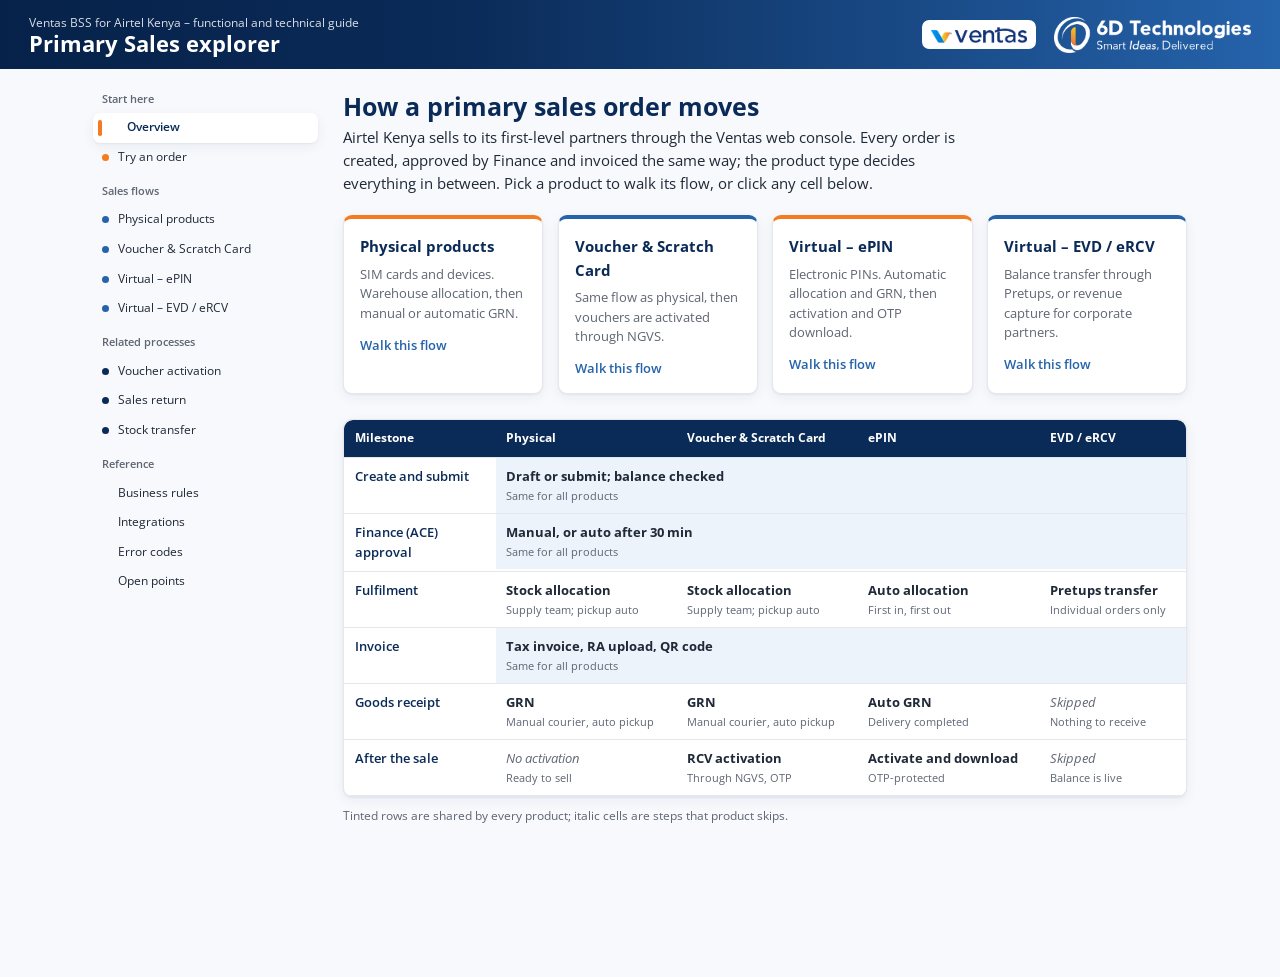
<file: files/PrimarySales.html>
<!DOCTYPE html>
<html lang="en">
<head>
<meta charset="utf-8">
<meta name="viewport" content="width=device-width, initial-scale=1, viewport-fit=cover">
<title>Primary Sales explorer – Ventas</title>
<link rel="preconnect" href="https://fonts.googleapis.com">
<link rel="preconnect" href="https://fonts.gstatic.com" crossorigin>
<link href="https://fonts.googleapis.com/css2?family=Montserrat:wght@600;700&family=Open+Sans:ital,wght@0,400;0,600;0,700;1,400&display=swap" rel="stylesheet">
<style>
:root{
  --navy:#0A2A57;--navy-deep:#06224A;--blue:#2563AB;--orange:#F47B20;--orange-deep:#D9601A;--gold:#FFB347;
  --bg:#F7F9FC;--surface:#FFFFFF;--ink:#1F2937;--muted:#5F6673;--line:#E5E7EB;
  --head:#0A2A57;--blue-soft:#DCE9F7;--orange-soft:#FCE4CC;--stop:#B4441B;--stop-soft:#FBE3D8;
  --ok:#1F7A5A;--ok-soft:#DDF1E8;--link:#2563AB;--dot3:#0A2A57;--shadow:0 1px 2px rgba(10,42,87,.06),0 4px 14px rgba(10,42,87,.06);
  --banner:linear-gradient(90deg,#06224A 0%,#0A2A57 35%,#2563AB 100%);
  color-scheme:light;
  box-sizing:border-box;padding-top:env(safe-area-inset-top,0px);padding-bottom:env(safe-area-inset-bottom,0px);
}
@media (prefers-color-scheme:dark){:root:not([data-theme="light"]){
  --bg:#071B36;--surface:#0D2546;--ink:#E4EAF3;--muted:#A3B0C4;--line:#1F3B63;--head:#D6E4F7;
  --blue-soft:#15355F;--orange-soft:#3A2614;--stop:#FF9A6B;--stop-soft:#3A1F17;--ok:#6FD3AA;--ok-soft:#123A2D;--link:#8DBBF0;--dot3:#8FA3C0;
  --shadow:0 1px 2px rgba(0,0,0,.3);color-scheme:dark;}}
:root[data-theme="dark"]{
  --bg:#071B36;--surface:#0D2546;--ink:#E4EAF3;--muted:#A3B0C4;--line:#1F3B63;--head:#D6E4F7;
  --blue-soft:#15355F;--orange-soft:#3A2614;--stop:#FF9A6B;--stop-soft:#3A1F17;--ok:#6FD3AA;--ok-soft:#123A2D;--link:#8DBBF0;--dot3:#8FA3C0;
  --shadow:0 1px 2px rgba(0,0,0,.3);color-scheme:dark;}
html{scroll-padding-top:env(safe-area-inset-top,0px)}
*,*::before,*::after{box-sizing:border-box}
body{margin:0;background:var(--bg);color:var(--ink);font:15px/1.55 "Open Sans","Segoe UI",Roboto,Helvetica,Arial,sans-serif}
h1,h2,h3{font-family:Montserrat,"Open Sans","Segoe UI",Arial,sans-serif;color:var(--head);margin:0}
button{font:inherit;color:inherit}
:focus-visible{outline:3px solid var(--orange);outline-offset:2px}
.banner{background:var(--banner);color:#fff;display:flex;align-items:center;gap:20px;padding:14px clamp(16px,3vw,32px);min-height:76px}
.banner .t{flex:1;min-width:0}
.banner .sub{font-size:13px;opacity:.85}
.banner h1{color:#fff;font-size:clamp(19px,2.4vw,24px);line-height:1.2}
.banner .logo{height:40px;width:auto;display:block}
.ventas-tile{background:#fff;border-radius:8px;padding:7px 10px;display:flex;align-items:center}
.ventas-tile img{height:18px;width:auto;display:block}
.theme-btn{background:rgba(255,255,255,.12);border:1px solid rgba(255,255,255,.3);color:#fff;border-radius:8px;padding:6px 10px;cursor:pointer;font-size:13px}
.shell{display:grid;grid-template-columns:250px minmax(0,1fr);max-width:1280px;margin:0 auto;gap:28px;padding:24px clamp(12px,3vw,32px) 48px}
nav.side{position:sticky;top:calc(16px + env(safe-area-inset-top,0px));align-self:start}
.navgroup{margin-bottom:18px}
.navgroup h3{font-size:12px;color:var(--muted);font-family:"Open Sans",sans-serif;font-weight:600;margin:0 0 6px 10px}
.navbtn{display:flex;width:100%;text-align:left;align-items:center;gap:10px;background:none;border:0;border-radius:8px;padding:8px 10px;cursor:pointer;color:var(--ink);font-size:14.5px}
.navbtn:hover{background:var(--blue-soft)}
.navbtn[aria-current="page"]{background:var(--surface);box-shadow:var(--shadow);font-weight:600;color:var(--head)}
.navbtn[aria-current="page"]::before{content:"";width:4px;height:18px;border-radius:2px;background:var(--orange);margin-left:-4px}
.navbtn .dot{width:8px;height:8px;border-radius:50%;flex:none}
.mobile-nav{display:none}
main{min-width:0}
.lead{font-size:16.5px;max-width:72ch;color:var(--ink);margin:6px 0 22px}
.view-title{font-size:clamp(22px,2.6vw,28px);line-height:1.2}
.card{background:var(--surface);border:1px solid var(--line);border-radius:10px;box-shadow:var(--shadow)}
.accent-o{border-top:5px solid var(--orange)}
.accent-b{border-top:5px solid var(--blue)}
/* product picker on overview */
.products{display:grid;grid-template-columns:repeat(4,minmax(0,1fr));gap:16px;margin-bottom:28px}
.prod{padding:18px 18px 16px;text-align:left;cursor:pointer;display:flex;flex-direction:column;gap:6px;border-top-width:5px}
.prod:hover{transform:translateY(-1px)}
.prod h2{font-size:17px}
.prod p{margin:0;color:var(--muted);font-size:14px}
.prod .go{margin-top:8px;font-weight:600;color:var(--link);font-size:14px}
/* matrix */
.matrix{overflow-x:auto}
.matrix table{border-collapse:separate;border-spacing:0;width:100%;min-width:760px}
.matrix th,.matrix td{padding:0;border-bottom:1px solid var(--line);vertical-align:top}
.matrix thead th{font-family:Montserrat,sans-serif;font-size:13.5px;color:#fff;background:var(--navy);padding:10px 12px;text-align:left}
.matrix thead th:first-child{border-top-left-radius:10px}.matrix thead th:last-child{border-top-right-radius:10px}
.matrix tbody th{font-weight:600;text-align:left;padding:10px 12px;font-size:14px;color:var(--head);width:18%}
.cellbtn{display:block;width:100%;height:100%;text-align:left;background:none;border:0;padding:10px 12px;cursor:pointer;font-size:14px}
.cellbtn:hover{background:var(--blue-soft)}
.cellbtn.shared{background:color-mix(in srgb,var(--blue-soft) 55%,transparent)}
.cellbtn.skip{color:var(--muted);font-style:italic}
.cellbtn small{display:block;color:var(--muted);font-size:12.5px;font-style:normal}
/* flow rail */
.tabs{display:flex;gap:6px;margin:4px 0 18px;flex-wrap:wrap}
.tab{border:1px solid var(--line);background:var(--surface);border-radius:999px;padding:6px 14px;cursor:pointer;font-size:14px}
.tab[aria-selected="true"]{background:var(--navy);border-color:var(--navy);color:#fff}
.rail{display:flex;gap:0;overflow-x:auto;padding:6px 2px 14px;scroll-snap-type:x proximity}
.step{flex:1 0 128px;position:relative;background:none;border:0;cursor:pointer;padding:0 6px;text-align:center;scroll-snap-align:start}
.step::before{content:"";position:absolute;top:21px;left:-50%;right:50%;height:2px;background:var(--line);z-index:0}
.step:first-child::before{display:none}
.step .n{position:relative;z-index:1;display:inline-grid;place-items:center;width:42px;height:42px;border-radius:50%;background:var(--surface);border:2px solid var(--line);font-weight:700;color:var(--muted);font-family:Montserrat,sans-serif;transition:background .15s,border-color .15s}
.step .l{display:block;margin-top:8px;font-size:13.5px;font-weight:600;color:var(--ink);line-height:1.3}
.step .s{display:block;font-size:12px;color:var(--muted);line-height:1.3;margin-top:2px}
.step.seen .n{border-color:var(--blue);color:var(--blue)}
.step.seen::before{background:var(--blue)}
.step[aria-current="step"] .n{background:var(--orange);border-color:var(--orange);color:#fff}
.step.auto .n{border-style:dashed}
.detail{padding:22px 24px;margin-top:6px}
.detail-head{display:flex;flex-wrap:wrap;align-items:baseline;gap:10px 16px;margin-bottom:14px}
.detail-head h2{font-size:20px}
.pill{display:inline-flex;align-items:center;gap:6px;border-radius:999px;padding:3px 10px;font-size:12.5px;font-weight:600}
.pill.status{background:var(--blue-soft);color:var(--head)}
.pill.who{background:var(--orange-soft);color:var(--ink)}
.sys{display:flex;gap:6px;flex-wrap:wrap}
.sys span{border:1px solid var(--line);border-radius:6px;padding:2px 8px;font-size:12px;color:var(--muted);font-weight:600}
.cols{display:grid;grid-template-columns:repeat(auto-fit,minmax(240px,1fr));gap:18px 28px}
.cols h3{font-size:14px;margin-bottom:6px}
.cols ul{margin:0;padding-left:18px}
.cols li{margin:3px 0}
.fail{background:var(--stop-soft);border-radius:8px;padding:12px 14px}
.fail h3{color:var(--stop)}
.navrow{display:flex;justify-content:space-between;gap:10px;margin-top:20px;border-top:1px solid var(--line);padding-top:14px}
.btn{border:1px solid var(--line);background:var(--surface);border-radius:8px;padding:8px 14px;cursor:pointer;font-weight:600;font-size:14px}
.btn.primary{background:var(--orange);border-color:var(--orange);color:#fff}
.btn.primary:hover{background:var(--orange-deep)}
.btn:disabled{opacity:.4;cursor:default}
.note{font-size:13px;color:var(--muted);margin-top:10px}
/* tables */
.tbl{overflow-x:auto;margin-top:6px}
.tbl table{border-collapse:collapse;width:100%;min-width:520px;font-size:14px;background:var(--surface)}
.tbl th{background:var(--navy);color:#fff;text-align:left;padding:9px 12px;font-weight:600;font-size:13.5px}
.tbl td{border-bottom:1px solid var(--line);padding:9px 12px;vertical-align:top}
.tbl tr:last-child td{border-bottom:0}
.tbl code,code{font-family:ui-monospace,SFMono-Regular,Menlo,Consolas,monospace;font-size:12.5px;background:var(--blue-soft);padding:1px 5px;border-radius:4px;color:var(--head)}
.req{font-weight:700;color:var(--orange-deep)}
/* simulator */
.sim{display:grid;grid-template-columns:minmax(0,340px) minmax(0,1fr);gap:24px;align-items:start}
.controls{padding:20px}
.ctl{margin-bottom:16px;border:0;padding:0}
.ctl legend{font-weight:600;font-size:14px;color:var(--head);margin-bottom:6px;padding:0}
.seg{display:flex;flex-wrap:wrap;gap:6px}
.seg label{position:relative}
.seg input{position:absolute;opacity:0;pointer-events:none}
.seg span{display:inline-block;border:1px solid var(--line);border-radius:8px;padding:6px 11px;font-size:13.5px;cursor:pointer;background:var(--surface)}
.seg input:checked+span{background:var(--navy);color:#fff;border-color:var(--navy)}
.seg input:focus-visible+span{outline:3px solid var(--orange);outline-offset:2px}
.ctl .hint{font-size:12.5px;color:var(--muted);margin-top:5px}
.ctl.off{opacity:.45}
.journey{padding:20px 22px}
.result{display:flex;align-items:center;gap:14px;flex-wrap:wrap;margin-bottom:14px}
.result .big{font-family:Montserrat,sans-serif;font-size:24px;font-weight:700}
.result .big.ok{color:var(--ok)}.result .big.bad{color:var(--stop)}.result .big.wait{color:var(--orange-deep)}
.tl{list-style:none;margin:0;padding:0;position:relative}
.tl li{display:grid;grid-template-columns:28px 1fr;gap:12px;padding:0 0 14px;position:relative}
.tl li::before{content:"";position:absolute;left:13px;top:26px;bottom:0;width:2px;background:var(--line)}
.tl li:last-child::before{display:none}
.tl .mk{width:28px;height:28px;border-radius:50%;display:grid;place-items:center;font-size:14px;font-weight:700;border:2px solid var(--line);background:var(--surface);z-index:1}
.tl .done .mk{background:var(--blue);border-color:var(--blue);color:#fff}
.tl .skip .mk{border-style:dashed;color:var(--muted)}
.tl .stop .mk{background:var(--stop);border-color:var(--stop);color:#fff}
.tl .wait .mk{border-color:var(--orange);color:var(--orange-deep)}
.tl .ttl{font-weight:600}
.tl .skip .ttl{color:var(--muted);font-weight:400}
.tl .why{font-size:13.5px;color:var(--muted)}
.tl .stop .why{color:var(--stop)}
.fired{display:flex;flex-wrap:wrap;gap:6px;margin-top:8px}
.fired span{background:var(--orange-soft);border-radius:6px;padding:3px 9px;font-size:12.5px;font-weight:600}
@media (prefers-reduced-motion:no-preference){.tl li{animation:in .28s ease both}@keyframes in{from{opacity:0;transform:translateY(4px)}to{opacity:1;transform:none}}}
/* errors */
.search{display:flex;gap:10px;flex-wrap:wrap;margin-bottom:14px}
.search input{flex:1 1 240px;border:1px solid var(--line);border-radius:8px;padding:9px 12px;font:inherit;background:var(--surface);color:var(--ink)}
.empty{padding:22px;color:var(--muted)}
/* integrations */
.ints{display:grid;grid-template-columns:repeat(auto-fit,minmax(260px,1fr));gap:14px;margin-bottom:24px}
.int{padding:16px 18px;text-align:left;cursor:pointer;border-top-width:5px}
.int h3{font-size:16px;margin-bottom:4px}
.int p{margin:0;font-size:13.5px;color:var(--muted)}
.int[aria-pressed="true"]{outline:2px solid var(--orange)}
.conf{padding:16px 18px;margin-bottom:12px}
.conf h3{font-size:15px;margin-bottom:8px}
.vs{display:grid;grid-template-columns:1fr 1fr;gap:12px}
.vs div{border-radius:8px;padding:10px 12px;font-size:14px}
.vs .b{background:var(--blue-soft)}.vs .l{background:var(--orange-soft)}
.vs strong{display:block;font-size:12.5px;margin-bottom:2px}
.check{list-style:none;padding:0;margin:0}
.check li{display:flex;gap:10px;padding:9px 0;border-bottom:1px solid var(--line)}
.check li:last-child{border-bottom:0}
.check input{width:18px;height:18px;margin-top:2px;accent-color:var(--orange)}
section.block{margin-top:30px}
section.block>h2{font-size:19px;margin-bottom:10px}
@media (max-width:1180px){.products{grid-template-columns:repeat(2,minmax(0,1fr))}}
@media (max-width:900px){
  .shell{grid-template-columns:1fr;gap:12px}
  nav.side{display:none}
  .mobile-nav{display:block;position:sticky;top:env(safe-area-inset-top,0px);z-index:10;background:var(--bg);padding:10px 0}
  body::before{content:"";position:fixed;inset:0 0 auto;height:env(safe-area-inset-top,0px);z-index:10;background:var(--bg)}
  .mobile-nav select{width:100%;border:1px solid var(--line);border-radius:8px;padding:10px;font:inherit;background:var(--surface);color:var(--ink)}
  .sim{grid-template-columns:1fr}
  .products{grid-template-columns:1fr}
  .banner .ventas-tile{display:none}
}
@media (max-width:560px){.banner .logo{height:26px}.banner .sub{display:none}.banner{gap:10px}.theme-btn{padding:5px 8px;font-size:12px}.vs{grid-template-columns:1fr}.detail{padding:18px}}
</style>
<script>
(function(){var d=document.documentElement,K='kv-theme';
try{if(window.self!==window.top)d.classList.add('in-frame')}catch(e){d.classList.add('in-frame')}
var t=null;try{t=localStorage.getItem(K)}catch(e){}
if(t==='light'||t==='dark')d.setAttribute('data-theme',t);else if(!d.getAttribute('data-theme'))d.setAttribute('data-theme','light');
window.__kvApply=function(t){d.setAttribute('data-theme',t)};
window.kvSetTheme=function(t){window.__kvApply(t);try{localStorage.setItem(K,t)}catch(e){}
 var fr=document.querySelectorAll('iframe');for(var i=0;i<fr.length;i++){try{fr[i].contentWindow.postMessage({kvTheme:t},'*')}catch(e){}}};
window.kvToggleTheme=function(){window.kvSetTheme(d.getAttribute('data-theme')==='dark'?'light':'dark')};
window.addEventListener('storage',function(e){if(e.key===K&&e.newValue)window.__kvApply(e.newValue)});
window.addEventListener('message',function(e){if(e.data&&e.data.kvTheme)window.__kvApply(e.data.kvTheme)});
})();
</script><style>html.in-frame #themeBtn,html.in-frame .banner .logo{display:none!important}</style>
<link href="https://fonts.googleapis.com/css2?family=Open+Sans:ital,wght@0,400;0,600;0,700;1,400&display=swap" rel="stylesheet"><style id="kv-shared">
/* one readable font everywhere; monospace only for code, JSON and data entry */
html body,html body *:not(code):not(pre):not(pre *):not(kbd):not(samp):not(textarea):not(.json):not(.json *):not(.code):not(.code *):not(svg):not(svg *){font-family:'Open Sans','Segoe UI',Roboto,Helvetica,Arial,sans-serif!important}
/* compact scale */
html{zoom:.9}
/* theme is chosen in the launcher only */
.sixd-theme-btn,#themeBtn,.theme-btn,#themes,.themes,.topbar .seg[aria-label="Colour theme"]{display:none!important}
</style><style id="kv-frame">html.in-frame header.banner{display:none!important}
html.in-frame .shell{max-width:none!important;padding:14px 18px 32px!important;grid-template-columns:190px minmax(0,1fr)!important;gap:20px!important}
.navbtn{padding:6px 10px!important;font-size:13.5px!important}
.navgroup{margin-bottom:12px!important}
</style>
</head>
<body>
<header class="banner">
  <div class="t">
    <div class="sub">Ventas BSS for Airtel Kenya – functional and technical guide</div>
    <h1>Primary Sales explorer</h1>
  </div>
  <div class="ventas-tile"><img src="[data-uri]" alt="Ventas"></div>
  <button class="theme-btn" id="themeBtn" type="button" aria-label="Switch light or dark theme">Theme</button>
  <img class="logo" src="[data-uri]" alt="6D Technologies – Smart Ideas, Delivered">
</header>

<div class="shell">
  <nav class="side" aria-label="Sections" id="sideNav"></nav>
  <main id="main">
    <div class="mobile-nav"><label for="mSel" class="sr" style="position:absolute;left:-9999px">Section</label><select id="mSel"></select></div>
    <div id="view"></div>
  </main>
</div>

<script>
const NAV=[
 {g:"Start here",items:[["overview","Overview",""],["simulator","Try an order","var(--orange)"]]},
 {g:"Sales flows",items:[["physical","Physical products","var(--blue)"],["rcv","Voucher & Scratch Card","var(--blue)"],["epin","Virtual – ePIN","var(--blue)"],["evd","Virtual – EVD / eRCV","var(--blue)"]]},
 {g:"Related processes",items:[["vouchers","Voucher activation","var(--dot3)"],["returns","Sales return","var(--dot3)"],["transfer","Stock transfer","var(--dot3)"]]},
 {g:"Reference",items:[["rules","Business rules",""],["integrations","Integrations",""],["errors","Error codes",""],["open","Open points",""]]}
];

/* ---------- step data ---------- */
const S={
 create:{t:"Create order",s:"Partner, products, Ship-To",who:"Admin, privileged user, sales support or partner",status:"Draft → Pending",sys:["POS","UPC","CPM"],
  what:["Sales support picks the first-level partner; a partner login loads its own details","Pick the product category and the Bill-To account","Add products by name or ID and enter quantities","Choose the Ship-To address and the source warehouse","Review the cart: price, discount, VAT and excise per line","Save as a draft, or submit"],
  rules:["Only products applicable and available to the buyer are listed","Minimum quantity, maximum quantity and lot size are checked","A duplicate-order warning appears for the same product and quantity within a short window"],
  fail:["A draft can be changed, cancelled or submitted later by the initiator","After submit, only an approver's rejection lets the initiator change it"]},
 balance:{t:"Balance check",s:"Wallet vs order total",who:"System",status:"Pending",sys:["POS","CPM"],
  what:["Compares the partner wallet balance with the order total, including tax and discount","Balance met: \u201cOrder placed successfully\u201d","Balance low: a warning offers Continue Order or Add Fund","Add Fund opens a payment receipt pop-up; Finance approves the receipt and credits the wallet"],
  rules:["The order can always be submitted, whatever the balance","The balance is deducted only at Finance approval"],fail:[]},
 finance:{t:"Finance (ACE) approval",s:"Final financial audit",who:"Accounts (ACE) finance team, or the system",status:"Approved",sys:["ROM","CPM","POS"],
  what:["Manual approve validates the balance and shows an error if it is not met","Auto-approve when balance exceeds the order value and the order has waited 30 minutes (configurable)","The balance is deducted the moment the order is approved"],
  rules:["Can be configured as a mandatory manual step even when the balance is met","If a payment receipt was raised, this step waits for the receipt's approval"],
  fail:["Reject: back to the initiator to change items or payment","Cancel: cancelled permanently","Unprocessed for 48 hours (configurable): auto-cancelled"]},
 allocation:{t:"Stock allocation",s:"Courier manual, pickup auto",who:"Supply team at the source warehouse",status:"Stock Reserved → In transit",sys:["ROM","ARM"],
  what:["Supply team allocates by serial scan, range or file upload","Assets move from Available to Sold and change owner","A transfer order and a PDF delivery note are created","Courier details or pickup-person details are captured"],
  rules:["The supply team can change the source warehouse before allocating","Pickup orders are allocated automatically (per the LLD)"],
  fail:["The warehouse can cancel while delivery is pending: balance reversed, initiator notified"]},
 invoice:{t:"Invoice generation",s:"Tax invoice, RA, QR",who:"System",status:"Invoiced",sys:["POS","ESB","RA","ERP"],
  what:["A tax invoice is generated once and can be downloaded at any time","Uploaded to the Kenya Revenue Authority","The RA response is printed as a QR code on the invoice PDF","Invoice data is posted to the ERP staging tables"],
  rules:["Invoice numbers come from configurable ranges per product category (prefix, year, start and end)"],fail:[]},
 grn:{t:"Goods receipt (GRN)",s:"Delivery confirmed",who:"Destination user, or the system for pickup",status:"Completed",sys:["ARM","ERP"],
  what:["Courier: the destination user searches the stock request and submits the GR","Pickup: GRN completes automatically","Delivery status becomes Completed","Inventory movement is posted to ERP"],rules:[],fail:[]}
};
const clone=(o,x)=>Object.assign({},o,x);

const FLOWS={
 physical:{title:"Physical products",lead:"SIM cards and devices. Stock is allocated by the warehouse and confirmed by goods receipt; no activation is needed.",
  steps:[S.create,S.balance,S.finance,S.allocation,S.invoice,S.grn],
  fields:[["Seller Type / Seller","Who sells",1,""],["Buyer Type / Buyer","Who buys",1,"Auto-filled for partner logins"],["Product Type / Category","Devices, scratch cards, EPIN, EVD",0,"Filters the product list"],["Bill To","Billable account from onboarding",1,"<partnerid>-<partnername>, default self"],["Product Name / ID","Search the catalogue",0,""],["Total Quantity","Quantity per product",1,"Min, max and lot-size checks"],["Ship To","Delivery address from onboarding",1,""],["Source Warehouse","Airtel warehouse",0,"By location, distance, mapping or availability"]]},
 rcv:{title:"Voucher & Scratch Card",lead:"Printed recharge vouchers (RCV) and scratch cards. The order runs exactly like a physical order, then the vouchers are activated through NGVS before they can be used.",
  steps:[clone(S.create,{s:"Category Scratch Cards",what:["Sales support picks the first-level partner; a partner login loads its own details","Pick the category Physical – Scratch Cards and the Bill-To account","Add voucher products and quantities","Choose the Ship-To address and the source warehouse","Review the cart and submit"]}),S.balance,S.finance,S.allocation,S.invoice,S.grn,
   {t:"RCV activation",s:"NGVS, OTP",who:"Admin, distributor, supply chain or sales user",status:"Activated",sys:["POS","ESB","NGVS"],what:["Enter the order ID (primary sale ID) or a serial range","An OTP goes to the customer's masked mobile number","Click Save: the system validates the order and serials, then calls NGVS (XML over HTTP)","Response code 0 with a task ID means activated","Inventory moves Available → Sold → Activated; SMS and email sent"],rules:["Uses the Ericsson (E///) voucher APIs","Unsold vouchers can be deactivated later (see Voucher activation)"],fail:["No reply in 30 s: retry every 30 s, up to 4 times","Still no reply: voucher marked Unactivated"]}],
  fields:[["Seller Type / Seller","Who sells",1,""],["Buyer Type / Buyer","Who buys",1,"Auto-filled for partner logins"],["Product Type / Category","Physical – Scratch Cards",0,"Filters the product list"],["Bill To","Billable account from onboarding",1,"<partnerid>-<partnername>, default self"],["Total Quantity","Quantity per voucher product",1,"Min, max and lot-size checks"],["Ship To","Delivery address from onboarding",1,""],["Source Warehouse","Airtel warehouse",0,""],["Order ID (activation)","Primary sale ID",1,"Text, up to 30 characters"],["Activation mobile number","Customer the vouchers are sold to",1,"Receives the OTP"]]},
 epin:{title:"Virtual – ePIN",lead:"Electronic PINs. No Commercial review, automatic first-in-first-out allocation and GRN, then activation and an OTP-protected download.",
  steps:[clone(S.create,{s:"Category EPIN",what:["Pick the partner and the EPIN category","Add products and quantities; several Ship-To addresses are allowed","No source warehouse is needed","Review the cart and submit"]}),S.balance,
   clone(S.finance,{rules:["If the balance is not met, the order stays Pending"]}),
   {t:"Auto allocation",s:"First in, first out",auto:1,who:"System",status:"Stock Reserved",sys:["ROM","ARM"],what:["ePINs are allocated automatically, oldest first"],rules:[],fail:["No ePIN available: an error is shown and the order is cancelled"]},
   S.invoice,
   {t:"Auto GRN",s:"Delivery completed",auto:1,who:"System",status:"Completed",sys:["ARM","ERP"],what:["GRN completes automatically and delivery is marked Completed","Inventory movement posted to ERP"],rules:[],fail:[]},
   {t:"Activation",s:"NGVS, OTP",who:"Admin, distributor, supply chain or sales user",status:"Active",sys:["POS","NGVS"],what:["Enter the order ID or a serial range","An OTP goes to the customer's masked mobile number","Ventas calls NGVS (XML over HTTP); code 0 with a task ID means activated","ePINs become Active, a download link is created, and SMS and email are sent"],rules:["Uses the Ericsson (E///) voucher APIs"],fail:["No reply in 30 s: retry every 30 s, up to 4 times","Still no reply: ePINs go back to Sold"]},
   {t:"Download",s:"OTP, 10k per file",who:"Distributor",status:"Downloaded",sys:["POS"],what:["Open the download link or the download menu","Select the order line","Enter the OTP sent by SMS or email","Download files of up to 10,000 PINs each"],rules:["PINs are decrypted on the fly and never stored","The file is a PGP-encrypted .txt","Each file can be downloaded a set number of times, usually 3","No more than 500k per denomination"],fail:["Misallocated serials trigger blocking or deactivation"]}],
  fields:[["Buyer / Seller","As physical orders",1,""],["Product Type","EPIN",0,""],["Bill To","Billable account",1,""],["Total Quantity","Quantity per product",1,""],["Ship To","Multiple addresses allowed",1,""],["Order Line ID (download)","Line per denomination",1,"Drives serial range and quantity"],["OTP (download)","Sent by SMS or email",1,"Required for every download"]]},
 evd:{title:"Virtual – EVD / eRCV",lead:"Electronic top-up stock. After Finance approval the system either moves balance through Pretups, or only records revenue for transfers the partner already made.",
  steps:[clone(S.create,{s:"Balance Transfer or Revenue Capture",what:["Pick the partner and the EVD product","Choose the order type: Balance Transfer (default) or Revenue Capture","Enter the quantity, review and submit"],rules:["Balance Transfer = Individual option; Revenue Capture = Corporate option"]}),S.balance,
   clone(S.finance,{rules:["If the balance is not met, the order stays Pending"]}),
   {t:"Pretups transfer",s:"Individual orders only",auto:1,who:"System",status:"Transferred",sys:["ESB","Pretups"],what:["Ventas calls the Pretups O2C API with the order amount","Balance moves from Airtel to the partner wallet"],rules:["Revenue Capture (Corporate) orders skip this step","POS sales use the C2S API instead"],fail:["Any failure response from Pretups marks the order Failed"]},
   clone(S.invoice,{what:["An invoice is generated per transaction","Uploaded to the Revenue Authority where applicable, with QR code","Posted to ERP for reconciliation"]})],
  fields:[["Buyer / Seller","As physical orders",1,""],["Product Type","Virtual – EVD (Single or Corporate)",0,""],["Bill To","Billable account",1,""],["Type of Order","Balance Transfer or Revenue Capture",1,"Defaults to Balance Transfer"],["Quantity","Required amount",1,""]]}
};
const PROCS={
 returns:{title:"Primary sales return",lead:"Partners return physical products or ePINs against the original order and invoice. EVD cannot be returned.",
  steps:[{t:"Find the order",s:"Order or invoice ID",who:"Authorized user",status:"–",sys:["POS"],what:["Search by order ID or invoice ID","Open More Info and choose Return Order"],rules:["The original invoice reference is mandatory","Several returns can be placed against one invoice while items remain"],fail:[]},
   {t:"Capture items",s:"Saleable or Damaged",who:"Authorized user",status:"Submitted",sys:["POS","ARM"],what:["Enter or scan one or more asset IDs","Mark each as Saleable or Damaged","Review the cart and submit"],rules:["Return eligibility follows each item's return policy"],fail:["Nothing returnable: the system shows an error","Each asset's status is validated and shown"]},
   {t:"Approval",s:"Where the OpCo requires it",who:"OpCo finance and ACE finance",status:"Approved",sys:["ROM","CPM"],what:["Approve, reject or cancel"],rules:[],fail:["A rejected return is cancelled"]},
   {t:"Allocation and GRN",s:"Automatic",auto:1,who:"System",status:"Received",sys:["ARM"],what:["Stock comes back automatically and inventory status is updated","Damaged vouchers are flagged on the voucher server"],rules:[],fail:[]},
   {t:"Return invoice",s:"Refund, RA, ERP",who:"System",status:"Completed",sys:["POS","RA","ERP"],what:["Return invoice with the reference invoice number and refund amount","Uploaded to RA where applicable, with QR code","Posted to ERP; partner notified by SMS and email"],rules:["A credit note for the refund is planned but not yet specified"],fail:[]}],
  fields:[["Partner","Who returns",1,""],["Destination Warehouse","Where stock goes",1,""],["Order Number","Original order",1,""],["Invoice Number","Auto-filled or searched",0,""],["Return Item Status","Saleable or Damaged",1,""],["Item serial number","Items and quantities",0,""],["Reason / Comments","Free text",0,""]]},
 transfer:{title:"Stock transfer",lead:"Moves stock between warehouses and shops. Primary sales reuses it for allocation and goods receipt. One request carries one product type.",
  steps:[{t:"Create request",s:"Source, destination, items",who:"Source or destination user",status:"Draft / Created",sys:["ARM"],what:["Pick source and destination warehouse or shop","Add products and quantities","Save as draft or submit"],rules:["Allowed: main warehouse → warehouse or shop; warehouse → warehouse or shop; shop → shop"],fail:[]},
   {t:"Approval",s:"Configured approver",who:"Configured approver",status:"Approved / Rejected",sys:["CPM"],what:["Approve or reject; users are notified"],rules:[],fail:["Rejected requests stop here"]},
   {t:"Allocation",s:"Scan, range or file",who:"Source user",status:"Allocation in progress → Dispatched",sys:["ARM"],what:["Scan serials singly or by range, or upload a file","Capture delivery details","Scan checks are instant; submit checks run in the background (File Upload List)","A transfer order and PDF delivery note are created"],rules:["Virtual stock (ePIN) is allocated FIFO and received in the same step","Runs on a configurable worker-thread pool; pending work resumes after a pod restart"],fail:["Any allocation error returns the request to Approved for a retry"]},
   {t:"Goods receive",s:"Destination confirms",who:"Destination user",status:"Delivered",sys:["ARM"],what:["Search by stock request ID; transfer order and serials fill in","Submit the GR; serial status and ownership update"],rules:[],fail:[]},
   {t:"ERP posting",s:"Inventory movement",auto:1,who:"System",status:"Posted",sys:["ESB","ERP"],what:["Inventory movement posted to the ERP staging tables"],rules:[],fail:[]}],
  fields:null}
};
const VOUCH={
 act:{title:"RCV activation",steps:[
  {t:"Find vouchers",s:"Order or serial range",who:"Admin, distributor, supply chain or sales user",status:"Sold",sys:["POS"],what:["Enter the order ID (primary sale ID) or a serial range"],rules:["Whether a serial range is mandatory is still open"],fail:[]},
  {t:"Verify OTP",s:"Masked customer mobile",who:"Customer",status:"Sold",sys:["POS"],what:["An OTP goes to the customer's masked mobile number","Click Save to validate order and serials"],rules:[],fail:["Validation failure shows the matching error"]},
  {t:"Call NGVS",s:"XML over HTTP",auto:1,who:"System",status:"Pending",sys:["ESB","NGVS"],what:["Ventas sends the order to NGVS","Response code 0 with a task ID means activated"],rules:["Uses the Ericsson (E///) voucher APIs"],fail:["No reply in 30 s: retry every 30 s, up to 4 times","Still no reply: voucher marked Unactivated"]},
  {t:"Activated",s:"Sold, Activated",auto:1,who:"System",status:"Activated",sys:["ARM"],what:["Inventory moves Available → Sold → Activated","SMS and email notification sent"],rules:[],fail:[]}]},
 deact:{title:"Voucher deactivation",steps:[
  {t:"Request",s:"Order ID and mobile",who:"Admin, distributor, supply chain or sales user",status:"–",sys:["POS"],what:["Enter the order ID or serial range and the mobile number","Click Save to validate"],rules:["Applies to unsold vouchers after a set period"],fail:[]},
  {t:"Finance approval",s:"Required",who:"Finance",status:"Approved",sys:["CPM"],what:["Finance approves the deactivation"],rules:[],fail:[]},
  {t:"Voucher server",s:"Damaged, Stolen, Deactivate",auto:1,who:"System",status:"Inactive",sys:["NGVS"],what:["Unsold stock: status set to Damaged, Stolen or Deactivate","Sold stock comes back through a sales return; Damaged items are flagged on the voucher server","Ventas inventory updated on confirmation"],rules:[],fail:[]}]}
};

const ERRORS=[["POS3400","Mandatory parameters missing","UI validation failed","POS"],["POS4615","Order is not eligible for modification","Modifying an ineligible order","POS"],["POS4616","Same order is already placed. Duplicate order not allowed","Duplicate order","POS"],["POS46404","Sale order id not found","Modifying an unknown order","POS"],["POS57006","Quantity is above maximum limit for the product","Above partner maximum","POS"],["POS57007","Quantity is below minimum limit for the product","Below partner minimum","POS"],["POS57008","Quantity must be multiple of lot size","Lot-size check","POS"],["POS57009","Maximum quantity reached for the product in the current month","Monthly maximum reached","POS"],["POS57010","Minimum quantity product in the current month","Monthly minimum not met","POS"],["POS78506","Switch Over Not Allowed","Status change not allowed","POS"],["POS81030","Cart minimum order amount validation failed","Cart value too low","POS"],["POS81404","Cart not found","Empty cart on submit","POS"],["POS3500","Internal server error","POS service error","POS"],["POS77400","ROM bad request","Invalid request to ROM","ROM"],["POS77404","No data found","Order view returned nothing","ROM"],["POS77417","Invalid response from ROM service","Bad ROM response on create","ROM"],["POS77418","Failed to submit order","Submission failed","ROM"],["POS77422","ROM failed to cancel the order!","Cancellation error","ROM"],["POS77500","ROM internal server error","Uncaught ROM error","ROM"],["POS77503","ROM service unavailable","ROM not running","ROM"],["POS77503","CPM service unavailable","CPM not available (same code as ROM)","CPM"],["POS777404","No data found (CPM)","Data missing in CPM","CPM"],["POS77504","Partner ID is missing","Partner not supplied","CPM"],["POS3404","ARM Resource not found","ARM or asset not available","ARM"],["POS3503","ARM service unavailable","ARM not available","ARM"],["POS3505","ARM failed to process assets locking","Asset lock failed","ARM"],["POS3508","ARM failed to un-lock assets","Asset unlock failed","ARM"],["ST-1","Invalid serial number","Serial from another owner or product","Stock transfer"],["ST-2","Start range should not be greater than end range","Reversed range","Stock transfer"],["ST-3","Asset ranges are overlapping","Overlapping ranges","Stock transfer"],["ST-4","Duplicate entry","Same serial scanned twice","Stock transfer"],["ST-5","Requested qty & allocated qty mismatch","Quantities differ","Stock transfer"],["ST-6","Product code not associated with the stock request","Wrong product","Stock transfer"],["ST-7","Requested qty is invalid","Same start and end serial, quantity not 1","Stock transfer"],["ST-8","Invalid header","Upload file header wrong","Stock transfer"]];

const INTS=[
 {k:"notif",n:"SMS and email",d:"Order events to partners and approvers",acc:"o",body:`<p>Sent through the 6D ESB to the Airtel ESB, then the SMSC or email server.</p><div class="tbl"><table><tr><th>Event</th><th>Email</th><th>SMS</th></tr><tr><td>Order submitted</td><td>Yes</td><td>Yes</td></tr><tr><td>Stock allocated</td><td>Yes</td><td>Yes</td></tr><tr><td>Order completed</td><td>Yes</td><td>Yes</td></tr><tr><td>Order cancelled</td><td>Yes</td><td>Yes</td></tr><tr><td>Order rejected</td><td>Yes</td><td>Yes</td></tr><tr><td>Invoice generated</td><td colspan="2">Not specified yet</td></tr></table></div><p class="note"><code>NotificationEmailAPI</code> → <code>/api/email/v2/send-email-notification</code> · <code>NotificationSMSAPI</code> → <code>/api/sms/v1/send-sms-notification</code> (JSON)</p>`},
 {k:"ra",n:"Revenue Authority",d:"Invoice upload and QR code",acc:"b",body:`<p>After the invoice is generated, Ventas uploads it through the ESB. The RA response becomes the QR code on the PDF.</p><div class="tbl"><table><tr><th>Kenya Revenue Authority call</th><th>Required</th></tr><tr><td>Invoice upload (sales)</td><td>Yes</td></tr><tr><td>Return invoice upload</td><td>Yes – endpoint still to be confirmed</td></tr><tr><td>Query and re-upload</td><td>Not applicable</td></tr><tr><td>Daily Z-report posting and retry</td><td>Not applicable</td></tr></table></div>`},
 {k:"erp",n:"ERP",d:"Invoices, receipts and stock movement",acc:"o",body:`<p>Ventas writes to its own staging tables first; a scheduled job syncs them to ERP over a DB link, so ERP downtime never blocks a sale.</p><div class="tbl"><table><tr><th>Data</th><th>Posted when</th><th>Table</th></tr><tr><td>Invoice</td><td>Invoice is ready</td><td><code>MKT_ERP_INV_INTF</code></td></tr><tr><td>Inventory movement</td><td>GRN is done</td><td><code>MKT_ERP_INVT_UPD_INTF</code></td></tr><tr><td>Payment receipt</td><td>Receipt approved</td><td><code>MKT_ERP_RECEIPT_INTF</code></td></tr><tr><td>Receipt reversal</td><td>Receipt reversed</td><td><code>MKT_ERP_RECEIPT_REV_INTF</code></td></tr></table></div>`},
 {k:"pretups",n:"Pretups",d:"EVD balance transfer",acc:"b",body:`<p>O2C API for primary sales (Airtel → partner wallet); C2S API for POS sales. Only Balance Transfer (Individual) orders call it. A failure response marks the order Failed.</p>`},
 {k:"ngvs",n:"NGVS voucher server",d:"Activate and deactivate RCV and ePIN",acc:"o",body:`<p>XML over HTTP, using the Ericsson (E///) voucher APIs.</p><ol><li>Ventas sends the order; NGVS returns a task ID.</li><li>Code 0 with a task ID = activated.</li><li>No reply in 30 s → retry every 30 s, 4 times.</li><li>Still nothing → ePIN back to Sold, RCV marked Unactivated.</li></ol>`},
 {k:"arch",n:"Inside Ventas",d:"How the modules work together",acc:"b",body:`<div class="tbl"><table><tr><th>Module</th><th>Role</th></tr><tr><td>POS</td><td>Cart, pricing, tax, invoice</td></tr><tr><td>ROM</td><td>Orchestrates every order as a Camunda workflow (ROM Core + ROM Executor)</td></tr><tr><td>CPM</td><td>Partners, wallet, approvals</td></tr><tr><td>UPC</td><td>Product catalogue</td></tr><tr><td>ARM</td><td>Inventory, allocation, GRN</td></tr><tr><td>ESB</td><td>Every external call</td></tr></table></div><p class="note">Synchronous APIs for requests, Kafka events for callbacks, Oracle for storage, Redis cache, a dead-letter queue for poison messages, Kibana logs and Grafana metrics.</p>`}
];

/* ---------- helpers ---------- */
const $=s=>document.querySelector(s);
const esc=s=>String(s).replace(/[&<>"]/g,c=>({"&":"&amp;","<":"&lt;",">":"&gt;",'"':"&quot;"}[c]));
const ul=a=>a&&a.length?`<ul>${a.map(x=>`<li>${esc(x)}</li>`).join("")}</ul>`:"";
const store={get(k){try{return localStorage.getItem(k)}catch(e){return null}},set(k,v){try{localStorage.setItem(k,v)}catch(e){}}};

function fieldsTable(f){
 if(!f)return"";
 return `<section class="block"><h2>Screen fields</h2><div class="tbl card"><table><tr><th>Field</th><th>What it holds</th><th>Required</th><th>Checks</th></tr>${f.map(r=>`<tr><td><strong>${esc(r[0])}</strong></td><td>${esc(r[1])}</td><td>${r[2]?'<span class="req">Yes</span>':"No"}</td><td>${esc(r[3]||"–")}</td></tr>`).join("")}</table></div></section>`;
}

/* flow viewer: rail + detail */
function flowViewer(host,steps,key){
 let i=0;const seen=new Set([0]);
 function draw(){
  const st=steps[i];
  host.innerHTML=`<div class="rail" role="tablist" aria-label="Steps">${steps.map((s,j)=>`<button class="step ${seen.has(j)?"seen":""} ${s.auto?"auto":""}" role="tab" aria-selected="${j===i}" ${j===i?'aria-current="step"':""} data-j="${j}"><span class="n">${j+1}</span><span class="l">${esc(s.t)}</span><span class="s">${esc(s.s)}</span></button>`).join("")}</div>
  <div class="card detail accent-${i%2?"b":"o"}" aria-live="polite">
   <div class="detail-head"><h2>${i+1}. ${esc(st.t)}</h2><span class="pill who">${esc(st.who)}</span><span class="pill status">Status: ${esc(st.status)}</span><div class="sys">${st.sys.map(x=>`<span>${x}</span>`).join("")}</div></div>
   <div class="cols"><div><h3>What happens</h3>${ul(st.what)}</div>${st.rules.length?`<div><h3>Rules</h3>${ul(st.rules)}</div>`:""}${st.fail.length?`<div class="fail"><h3>If it doesn't go through</h3>${ul(st.fail)}</div>`:""}</div>
   <div class="navrow"><button class="btn" data-mv="-1" ${i===0?"disabled":""}>Previous step</button><button class="btn primary" data-mv="1" ${i===steps.length-1?"disabled":""}>Next step</button></div>
  </div>`;
  host.querySelectorAll(".step").forEach(b=>b.onclick=()=>{i=+b.dataset.j;seen.add(i);draw();});
  host.querySelectorAll("[data-mv]").forEach(b=>b.onclick=()=>{i=Math.max(0,Math.min(steps.length-1,i+ +b.dataset.mv));seen.add(i);draw();host.querySelector('[aria-current="step"]').scrollIntoView({block:"nearest",inline:"center",behavior:"smooth"});});
  host.querySelector(".rail").onkeydown=e=>{if(e.key==="ArrowRight"||e.key==="ArrowLeft"){i=Math.max(0,Math.min(steps.length-1,i+(e.key==="ArrowRight"?1:-1)));seen.add(i);draw();host.querySelector('[aria-current="step"]').focus();}};
 }
 draw();
}

/* ---------- views ---------- */
const V={};
V.overview=()=>{
 const rows=[
  ["Create and submit","create","Draft or submit; balance checked"],
  ["Finance (ACE) approval","finance","Manual, or auto after 30 min"],
  ["Fulfilment","fulfil",[["own","Stock allocation","Supply team; pickup auto"],["own","Stock allocation","Supply team; pickup auto"],["own","Auto allocation","First in, first out"],["own","Pretups transfer","Individual orders only"]]],
  ["Invoice","invoice","Tax invoice, RA upload, QR code"],
  ["Goods receipt","grn",[["own","GRN","Manual courier, auto pickup"],["own","GRN","Manual courier, auto pickup"],["own","Auto GRN","Delivery completed"],["skip","Skipped","Nothing to receive"]]],
  ["After the sale","after",[["skip","No activation","Ready to sell"],["own","RCV activation","Through NGVS, OTP"],["own","Activate and download","OTP-protected"],["skip","Skipped","Balance is live"]]],
 ];
 const FL=["physical","rcv","epin","evd"];
 const goto={physical:"physical",epin:"epin",evd:"evd"};
 const stepIndex={physical:{create:0,finance:2,fulfil:3,invoice:4,grn:5,after:5},rcv:{create:0,finance:2,fulfil:3,invoice:4,grn:5,after:6},epin:{create:0,finance:2,fulfil:3,invoice:4,grn:5,after:6},evd:{create:0,finance:2,fulfil:3,invoice:4,grn:4,after:4}};
 $("#view").innerHTML=`<h2 class="view-title">How a primary sales order moves</h2>
 <p class="lead">Airtel Kenya sells to its first-level partners through the Ventas web console. Every order is created, approved by Finance and invoiced the same way; the product type decides everything in between. Pick a product to walk its flow, or click any cell below.</p>
 <div class="products">
  ${[["physical","Physical products","SIM cards and devices. Warehouse allocation, then manual or automatic GRN.","o"],["rcv","Voucher & Scratch Card","Same flow as physical, then vouchers are activated through NGVS.","b"],["epin","Virtual – ePIN","Electronic PINs. Automatic allocation and GRN, then activation and OTP download.","o"],["evd","Virtual – EVD / eRCV","Balance transfer through Pretups, or revenue capture for corporate partners.","b"]].map(p=>`<button class="card prod accent-${p[3]}" data-go="${p[0]}"><h2>${p[1]}</h2><p>${p[2]}</p><span class="go">Walk this flow</span></button>`).join("")}
 </div>
 <div class="card matrix"><table><thead><tr><th>Milestone</th><th>Physical</th><th>Voucher &amp; Scratch Card</th><th>ePIN</th><th>EVD / eRCV</th></tr></thead><tbody>
 ${rows.map(r=>`<tr><th scope="row">${r[0]}</th>${typeof r[2]==="string"?`<td colspan="4"><button class="cellbtn shared" data-flow="physical" data-step="${r[1]}"><strong>${esc(r[2])}</strong><small>Same for all products</small></button></td>`:r[2].map((c,k)=>`<td><button class="cellbtn ${c[0]}" data-flow="${FL[k]}" data-step="${r[1]}">${c[0]==="skip"?esc(c[1]):`<strong>${esc(c[1])}</strong>`}<small>${esc(c[2])}</small></button></td>`).join("")}</tr>`).join("")}
 </tbody></table></div>
 <p class="note">Tinted rows are shared by every product; italic cells are steps that product skips.</p>`;
 document.querySelectorAll("[data-go]").forEach(b=>b.onclick=()=>show(b.dataset.go));
 document.querySelectorAll(".cellbtn").forEach(b=>b.onclick=()=>show(b.dataset.flow,stepIndex[b.dataset.flow][b.dataset.step]));
};
function flowView(key,startAt){
 const f=FLOWS[key]||PROCS[key];
 $("#view").innerHTML=`<h2 class="view-title">${f.title}</h2><p class="lead">${f.lead}</p><div id="fv"></div>${fieldsTable(f.fields)}`;
 flowViewer($("#fv"),f.steps,key);
 if(startAt){const b=document.querySelectorAll("#fv .step")[startAt];if(b)b.click();}
}
V.physical=s=>flowView("physical",s);V.rcv=s=>flowView("rcv",s);V.epin=s=>flowView("epin",s);V.evd=s=>flowView("evd",s);V.returns=()=>flowView("returns");V.transfer=()=>flowView("transfer");
V.vouchers=()=>{
 let cur="act";
 $("#view").innerHTML=`<h2 class="view-title">Voucher activation and deactivation</h2><p class="lead">Printed RCV vouchers must be activated before use; unsold vouchers can be switched off after a set period. Both go through the NGVS voucher server.</p><div class="tabs" role="tablist"><button class="tab" role="tab" data-t="act">Activate RCV</button><button class="tab" role="tab" data-t="deact">Deactivate</button></div><div id="fv"></div>`;
 const draw=()=>{document.querySelectorAll(".tab").forEach(t=>t.setAttribute("aria-selected",t.dataset.t===cur));flowViewer($("#fv"),VOUCH[cur].steps,cur);};
 document.querySelectorAll(".tab").forEach(t=>t.onclick=()=>{cur=t.dataset.t;draw();});draw();
};
V.rules=()=>{
 $("#view").innerHTML=`<h2 class="view-title">Business rules</h2><p class="lead">These apply to every order unless a product flow says otherwise.</p>
 <div class="cols">
  <div class="card detail accent-o"><h3>Order modes</h3>${ul(["Save: kept as a draft; the initiator can change, cancel or submit it later","Submit: locked for the initiator and sent for approval"])}</div>
  <div class="card detail accent-b"><h3>Order checks</h3>${ul(["Only applicable, available products are listed","Minimum, maximum and lot-size quantity checks","Discount, VAT and excise shown per line","Duplicate-order warning within a short window"])}</div>
 </div>
 <section class="block"><h2>Who can see and change orders</h2><div class="tbl card"><table><tr><th>User</th><th>Can see</th><th>Can change</th></tr>
 <tr><td><strong>Partner / distributor</strong></td><td>Own orders and direct hierarchy</td><td>The whole order before approval; items, quantities and payment after a rejection</td></tr>
 <tr><td><strong>Sales team</strong></td><td>All orders in their territory</td><td>–</td></tr><tr><td><strong>Finance team</strong></td><td>All orders</td><td>–</td></tr>
 <tr><td><strong>Supply team</strong></td><td>Orders for their warehouse</td><td>Source warehouse before allocation; can cancel</td></tr>
 <tr><td><strong>Supply admin / manager</strong></td><td>All warehouses</td><td>–</td></tr></table></div></section>
 <section class="block"><h2>Timers</h2><div class="tbl card"><table><tr><th>Rule</th><th>Default</th><th>Effect</th></tr>
 <tr><td>Finance auto-approve</td><td>30 minutes</td><td>Approved if balance exceeds the order value</td></tr>
 <tr><td>Finance auto-cancel</td><td>48 hours</td><td>Cancelled if still unprocessed</td></tr>
 
 <tr><td>NGVS retry</td><td>Every 30 s, 4 times</td><td>Then reverted to the previous state</td></tr>
 <tr><td>ePIN download limit</td><td>Usually 3 per file</td><td>Further downloads blocked</td></tr></table></div></section>
 <section class="block"><h2>Invoice numbering</h2><p>Configurable per product category: prefix or suffix, optional financial year, a numeric start and end range. The end must be greater than the start, ranges for the same year and prefix may not overlap, and the current sequence shows on the order configuration page.</p></section>`;
};
V.integrations=()=>{
 $("#view").innerHTML=`<h2 class="view-title">Integrations</h2><p class="lead">Every external call leaves Ventas through the 6D ESB and the Airtel ESB, except ERP, which uses a database link. Pick a system to see what it does.</p><div class="ints">${INTS.map(x=>`<button class="card int accent-${x.acc}" aria-pressed="false" data-k="${x.k}"><h3>${x.n}</h3><p>${x.d}</p></button>`).join("")}</div><div id="intBody" class="card detail accent-o" aria-live="polite"></div>`;
 const pick=k=>{const x=INTS.find(i=>i.k===k);document.querySelectorAll(".int").forEach(b=>b.setAttribute("aria-pressed",b.dataset.k===k));$("#intBody").innerHTML=`<h2 style="font-size:19px;margin-bottom:8px">${x.n}</h2>${x.body}`;};
 document.querySelectorAll(".int").forEach(b=>b.onclick=()=>pick(b.dataset.k));pick("notif");
};
V.errors=()=>{
 const mods=["All","POS","ROM","CPM","ARM","Stock transfer"];let mod="All";
 $("#view").innerHTML=`<h2 class="view-title">Error codes</h2><p class="lead">Users see two messages: “Please enter all mandatory fields highlighted.” for missing fields and “Your request cannot be processed due to errors.” for everything else. The codes below are what the system logs.</p>
 <div class="search"><input id="q" type="search" placeholder="Search by code or words, e.g. lot size" aria-label="Search error codes"><div class="tabs" role="tablist" style="margin:0">${mods.map(m=>`<button class="tab" role="tab" data-m="${m}">${m}</button>`).join("")}</div></div><div class="tbl card"><table><thead><tr><th>Code</th><th>Message</th><th>When it happens</th><th>Source</th></tr></thead><tbody id="eb"></tbody></table><div id="ee" class="empty" hidden>No error matches. Clear the search or pick All.</div></div>`;
 const draw=()=>{const q=$("#q").value.trim().toLowerCase();const r=ERRORS.filter(e=>(mod==="All"||e[3]===mod)&&(!q||e.join(" ").toLowerCase().includes(q)));
  $("#eb").innerHTML=r.map(e=>`<tr><td><code>${e[0]}</code></td><td>${esc(e[1])}</td><td>${esc(e[2])}</td><td>${e[3]}</td></tr>`).join("");$("#ee").hidden=r.length>0;
  document.querySelectorAll("[data-m]").forEach(b=>b.setAttribute("aria-selected",b.dataset.m===mod));};
 $("#q").oninput=draw;document.querySelectorAll("[data-m]").forEach(b=>b.onclick=()=>{mod=b.dataset.m;draw();});draw();
};
V.open=()=>{
 const conf=[["Pickup orders: allocation and GRN","GRN is automatic for pickup, manual for courier","Sales table: allocation auto, GR manual. Stock transfer table: both manual"],["Finance auto-cancel","Unprocessed orders are auto-cancelled","Rule text says “automatically approves” after 48 hours"],["Code POS77503","–","Used for both ROM and CPM being unavailable"],["Activation timeout","ePIN reverts to Sold","RCV is marked Unactivated – should they match?"]];
 const todo=["Serial range as an activation field – required or not","ePIN .txt file layout","Sample invoices for physical, RCV, ePIN and eRCV","Sample return invoice from Airtel","Credit note content and RA integration","RA endpoint for Kenya return invoices","ERP integration details (pending review)","Notifications on invoice generation","ROM data model as a table definition","Meaning of Y / N in the ARM table constraints"];
 const done=new Set(JSON.parse(store.get("ps-open")||"[]"));
 $("#view").innerHTML=`<h2 class="view-title">Open points</h2><p class="lead">Where the BRS and the LLD disagree, and what is still to be defined. Ticks are saved in this browser only.</p>
 <section class="block" style="margin-top:0"><h2>BRS and LLD disagree</h2>${conf.map(c=>`<div class="card conf"><h3>${c[0]}</h3><div class="vs"><div class="b"><strong>BRS</strong>${esc(c[1])}</div><div class="l"><strong>LLD</strong>${esc(c[2])}</div></div></div>`).join("")}</section>
 <section class="block"><h2>Still to define</h2><div class="card detail"><ul class="check">${todo.map((t,i)=>`<li><input type="checkbox" id="c${i}" ${done.has(i)?"checked":""}><label for="c${i}">${esc(t)}</label></li>`).join("")}</ul></div></section>`;
 document.querySelectorAll(".check input").forEach((c,i)=>c.onchange=()=>{c.checked?done.add(i):done.delete(i);store.set("ps-open",JSON.stringify([...done]));});
};

/* ---------- simulator ---------- */
V.simulator=()=>{
 const ctl=(name,label,opts,hint)=>`<fieldset class="ctl" id="f-${name}"><legend>${label}</legend><div class="seg">${opts.map((o,i)=>`<label><input type="radio" name="${name}" value="${o[0]}" ${i===0?"checked":""}><span>${o[1]}</span></label>`).join("")}</div>${hint?`<div class="hint">${hint}</div>`:""}</fieldset>`;
 $("#view").innerHTML=`<h2 class="view-title">Try an order</h2><p class="lead">Set up a Kenya order and see exactly which steps it passes, which it skips, and where it stops.</p>
 <div class="sim"><form class="card controls accent-o" id="simf" onsubmit="return false">
  ${ctl("prod","Product",[["physical","Physical"],["rcv","Voucher & Scratch Card"],["epin","ePIN"],["evd","EVD"]])}
  ${ctl("bal","Wallet balance",[["met","Enough"],["receipt","Low – add fund"],["cont","Low – continue"]],"Add fund raises a payment receipt for Finance.")}
  ${ctl("fin","Finance team",[["approve","Approves"],["none","No action"],["reject","Rejects"],["cancel","Cancels"]])}
  ${ctl("disp","Delivery",[["courier","Courier"],["pickup","Pickup"]])}
  ${ctl("evdt","EVD order type",[["ind","Balance Transfer"],["corp","Revenue Capture"]])}
 </form><div class="card journey accent-b" id="jr" aria-live="polite"></div></div>`;
 const f=$("#simf");f.onchange=run;run();
 function run(){
  const v=Object.fromEntries(new FormData(f));
  const P=v.prod,phys=P==="physical"||P==="rcv";
  $("#f-disp").classList.toggle("off",!phys);$("#f-evdt").classList.toggle("off",P!=="evd");
  const T=[];let stopped=null;const add=(st,t,w)=>T.push({st,t,w});
  const fired=new Set(["SMS and email"]);
  add("done","Order created and submitted","Status Pending; approver and partner notified");
  if(v.bal==="met")add("done","Balance check","Balance covers the order total");
  else if(v.bal==="receipt")add("done","Balance check","Low balance – payment receipt raised and sent to Finance");
  else add("wait","Balance check","Low balance – submitted anyway with Continue Order");
  if(!stopped){
   const balOK=v.bal!=="cont";
   if(v.fin==="approve"){if(balOK)add("done","Finance (ACE) approval",v.bal==="receipt"?"Receipt approved, wallet credited, order approved – balance deducted":"Approved – balance deducted");else{stopped="pending";add("stop","Finance (ACE) approval","Approval blocked: balance not met. Order stays Pending until funds arrive, and is auto-cancelled after 48 h");}}
   else if(v.fin==="none"){if(balOK)add("done","Finance (ACE) approval",v.bal==="receipt"?"Auto-approved once the receipt is approved and 30 min have passed":"Auto-approved after 30 minutes – balance deducted");else{stopped="autocancel";add("stop","Finance (ACE) approval","Balance never met – auto-cancelled after 48 hours");}}
   else{stopped=v.fin;add("stop","Finance (ACE) approval",v.fin==="reject"?"Rejected – back to the initiator to fix items or payment":"Cancelled permanently");}
  }
  if(!stopped){
   if(phys)add("done","Stock allocation",v.disp==="courier"?"Supply team allocates manually; courier details captured; delivery note created":"Allocated automatically; pickup person captured");
   else if(P==="epin")add("done","Auto allocation","ePINs allocated first in, first out");
   else if(v.evdt==="ind"){add("done","Pretups balance transfer","O2C API moves balance from Airtel to the partner wallet");fired.add("Pretups");}
   else add("skip","Pretups balance transfer","Revenue Capture – the partner already moved the balance");
   add("done","Invoice generated","Tax invoice uploaded to the Kenya Revenue Authority; QR code printed");
   fired.add("Revenue Authority");fired.add("ERP");
   if(phys)add("done","Goods receipt (GRN)",v.disp==="courier"?"Destination user confirms delivery (manual GRN)":"GRN completes automatically");
   else if(P==="epin")add("done","Auto GRN","Delivery marked completed");
   else add("skip","Goods receipt (GRN)","Nothing physical to receive");
   if(P==="epin"){add("done","Activation and download","Activated through NGVS; downloaded as PGP-encrypted .txt with OTP");fired.add("NGVS");}
   else if(P==="rcv"){add("done","RCV activation","OTP checked, then activated through NGVS; vouchers move to Activated");fired.add("NGVS");}
   add("done","ERP posting","Invoice and inventory movement synced to ERP staging");
  }else fired.delete("ERP");
  const final=!stopped?["ok","Completed","The order went all the way through."]:stopped==="reject"?["wait","Rejected","Waiting for the initiator to modify and resubmit."]:stopped==="pending"?["wait","Pending","Waiting for funds; auto-cancels after 48 hours."]:["bad","Cancelled","Any deducted balance is reversed and the initiator is notified."];
  const mk={done:"✓",skip:"–",stop:"!",wait:"…"};
  $("#jr").innerHTML=`<div class="result"><span class="big ${final[0]}">${final[1]}</span><span>${final[2]}</span></div><ol class="tl">${T.map(x=>`<li class="${x.st}"><span class="mk" aria-hidden="true">${mk[x.st]}</span><div><div class="ttl">${x.t}${x.st==="skip"?" (skipped)":""}</div><div class="why">${x.w}</div></div></li>`).join("")}</ol><div style="margin-top:6px"><strong style="font-size:14px">Systems called</strong><div class="fired">${[...fired].map(x=>`<span>${x}</span>`).join("")}</div></div>`;
 }
};

/* ---------- nav ---------- */
function buildNav(){
 $("#sideNav").innerHTML=NAV.map(g=>`<div class="navgroup"><h3>${g.g}</h3>${g.items.map(i=>`<button class="navbtn" data-v="${i[0]}">${i[2]?`<span class="dot" style="background:${i[2]}"></span>`:'<span class="dot"></span>'}${i[1]}</button>`).join("")}</div>`).join("");
 $("#mSel").innerHTML=NAV.map(g=>`<optgroup label="${g.g}">${g.items.map(i=>`<option value="${i[0]}">${i[1]}</option>`).join("")}</optgroup>`).join("");
 document.querySelectorAll(".navbtn").forEach(b=>b.onclick=()=>show(b.dataset.v));
 $("#mSel").onchange=e=>show(e.target.value);
}
function show(v,arg){
 if(!V[v])v="overview";
 document.querySelectorAll(".navbtn").forEach(b=>b.toggleAttribute("aria-current",b.dataset.v===v)||b.dataset.v===v&&b.setAttribute("aria-current","page"));
 document.querySelectorAll(".navbtn").forEach(b=>{if(b.dataset.v===v)b.setAttribute("aria-current","page");else b.removeAttribute("aria-current");});
 $("#mSel").value=v;V[v](arg);store.set("ps-view",v);
 window.scrollTo({top:0,behavior:"auto"});
}
/* theme */
$("#themeBtn").onclick=()=>kvToggleTheme();
buildNav();show(store.get("ps-view")||"overview");
</script>
</body>
</html>
</file>
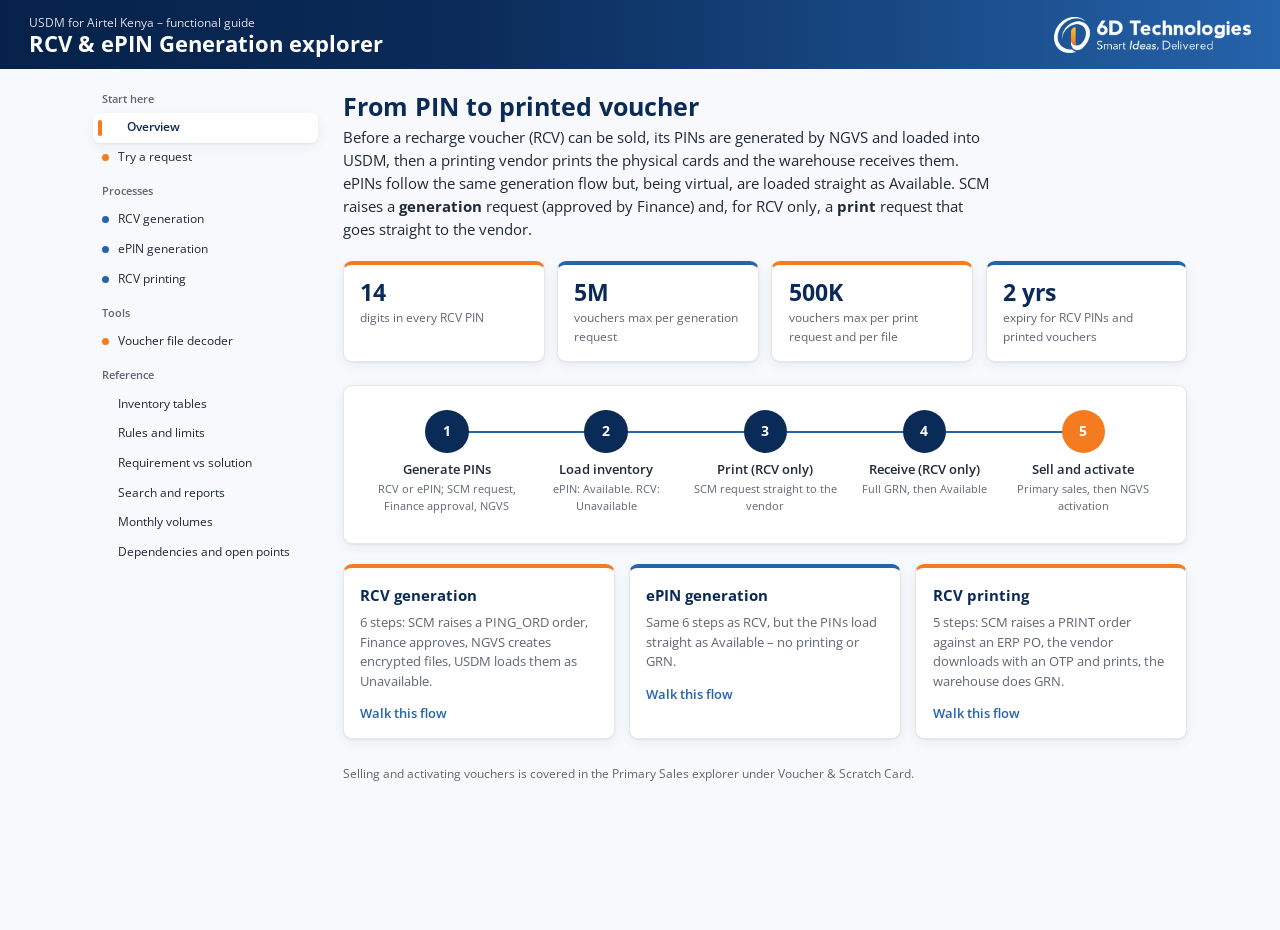
<file: files/RCV_Generation_Printing.html>
<!DOCTYPE html>
<html lang="en">
<head>
<meta charset="utf-8">
<meta name="viewport" content="width=device-width, initial-scale=1, viewport-fit=cover">
<title>RCV &amp; ePIN Generation explorer</title>
<link rel="preconnect" href="https://fonts.googleapis.com">
<link rel="preconnect" href="https://fonts.gstatic.com" crossorigin>
<link href="https://fonts.googleapis.com/css2?family=Montserrat:wght@600;700&family=Open+Sans:ital,wght@0,400;0,600;0,700;1,400&display=swap" rel="stylesheet">
<style>
:root{
  --navy:#0A2A57;--navy-deep:#06224A;--blue:#2563AB;--orange:#F47B20;--orange-deep:#D9601A;--gold:#FFB347;
  --bg:#F7F9FC;--surface:#FFFFFF;--ink:#1F2937;--muted:#5F6673;--line:#E5E7EB;
  --head:#0A2A57;--blue-soft:#DCE9F7;--orange-soft:#FCE4CC;--stop:#B4441B;--stop-soft:#FBE3D8;
  --ok:#1F7A5A;--ok-soft:#DDF1E8;--link:#2563AB;--dot3:#0A2A57;--shadow:0 1px 2px rgba(10,42,87,.06),0 4px 14px rgba(10,42,87,.06);
  --banner:linear-gradient(90deg,#06224A 0%,#0A2A57 35%,#2563AB 100%);
  color-scheme:light;
  box-sizing:border-box;padding-top:env(safe-area-inset-top,0px);padding-bottom:env(safe-area-inset-bottom,0px);
}
@media (prefers-color-scheme:dark){:root:not([data-theme="light"]){
  --bg:#071B36;--surface:#0D2546;--ink:#E4EAF3;--muted:#A3B0C4;--line:#1F3B63;--head:#D6E4F7;
  --blue-soft:#15355F;--orange-soft:#3A2614;--stop:#FF9A6B;--stop-soft:#3A1F17;--ok:#6FD3AA;--ok-soft:#123A2D;--link:#8DBBF0;--dot3:#8FA3C0;
  --shadow:0 1px 2px rgba(0,0,0,.3);color-scheme:dark;}}
:root[data-theme="dark"]{
  --bg:#071B36;--surface:#0D2546;--ink:#E4EAF3;--muted:#A3B0C4;--line:#1F3B63;--head:#D6E4F7;
  --blue-soft:#15355F;--orange-soft:#3A2614;--stop:#FF9A6B;--stop-soft:#3A1F17;--ok:#6FD3AA;--ok-soft:#123A2D;--link:#8DBBF0;--dot3:#8FA3C0;
  --shadow:0 1px 2px rgba(0,0,0,.3);color-scheme:dark;}
html{scroll-padding-top:env(safe-area-inset-top,0px)}
*,*::before,*::after{box-sizing:border-box}
body{margin:0;background:var(--bg);color:var(--ink);font:15px/1.55 "Open Sans","Segoe UI",Roboto,Helvetica,Arial,sans-serif}
h1,h2,h3{font-family:Montserrat,"Open Sans","Segoe UI",Arial,sans-serif;color:var(--head);margin:0}
button{font:inherit;color:inherit}
:focus-visible{outline:3px solid var(--orange);outline-offset:2px}
.banner{background:var(--banner);color:#fff;display:flex;align-items:center;gap:20px;padding:14px clamp(16px,3vw,32px);min-height:76px}
.banner .t{flex:1;min-width:0}
.banner .sub{font-size:13px;opacity:.85}
.banner h1{color:#fff;font-size:clamp(19px,2.4vw,24px);line-height:1.2}
.banner .logo{height:40px;width:auto;display:block}
.ventas-tile{background:#fff;border-radius:8px;padding:7px 10px;display:flex;align-items:center}
.ventas-tile img{height:18px;width:auto;display:block}
.theme-btn{background:rgba(255,255,255,.12);border:1px solid rgba(255,255,255,.3);color:#fff;border-radius:8px;padding:6px 10px;cursor:pointer;font-size:13px}
.shell{display:grid;grid-template-columns:250px minmax(0,1fr);max-width:1280px;margin:0 auto;gap:28px;padding:24px clamp(12px,3vw,32px) 48px}
nav.side{position:sticky;top:calc(16px + env(safe-area-inset-top,0px));align-self:start}
.navgroup{margin-bottom:18px}
.navgroup h3{font-size:12px;color:var(--muted);font-family:"Open Sans",sans-serif;font-weight:600;margin:0 0 6px 10px}
.navbtn{display:flex;width:100%;text-align:left;align-items:center;gap:10px;background:none;border:0;border-radius:8px;padding:8px 10px;cursor:pointer;color:var(--ink);font-size:14.5px}
.navbtn:hover{background:var(--blue-soft)}
.navbtn[aria-current="page"]{background:var(--surface);box-shadow:var(--shadow);font-weight:600;color:var(--head)}
.navbtn[aria-current="page"]::before{content:"";width:4px;height:18px;border-radius:2px;background:var(--orange);margin-left:-4px}
.navbtn .dot{width:8px;height:8px;border-radius:50%;flex:none}
.mobile-nav{display:none}
main{min-width:0}
.lead{font-size:16.5px;max-width:72ch;color:var(--ink);margin:6px 0 22px}
.view-title{font-size:clamp(22px,2.6vw,28px);line-height:1.2}
.card{background:var(--surface);border:1px solid var(--line);border-radius:10px;box-shadow:var(--shadow)}
.accent-o{border-top:5px solid var(--orange)}
.accent-b{border-top:5px solid var(--blue)}
/* product picker on overview */
.products{display:grid;grid-template-columns:repeat(4,minmax(0,1fr));gap:16px;margin-bottom:28px}
.prod{padding:18px 18px 16px;text-align:left;cursor:pointer;display:flex;flex-direction:column;gap:6px;border-top-width:5px}
.prod:hover{transform:translateY(-1px)}
.prod h2{font-size:17px}
.prod p{margin:0;color:var(--muted);font-size:14px}
.prod .go{margin-top:8px;font-weight:600;color:var(--link);font-size:14px}
/* matrix */
.matrix{overflow-x:auto}
.matrix table{border-collapse:separate;border-spacing:0;width:100%;min-width:760px}
.matrix th,.matrix td{padding:0;border-bottom:1px solid var(--line);vertical-align:top}
.matrix thead th{font-family:Montserrat,sans-serif;font-size:13.5px;color:#fff;background:var(--navy);padding:10px 12px;text-align:left}
.matrix thead th:first-child{border-top-left-radius:10px}.matrix thead th:last-child{border-top-right-radius:10px}
.matrix tbody th{font-weight:600;text-align:left;padding:10px 12px;font-size:14px;color:var(--head);width:18%}
.cellbtn{display:block;width:100%;height:100%;text-align:left;background:none;border:0;padding:10px 12px;cursor:pointer;font-size:14px}
.cellbtn:hover{background:var(--blue-soft)}
.cellbtn.shared{background:color-mix(in srgb,var(--blue-soft) 55%,transparent)}
.cellbtn.skip{color:var(--muted);font-style:italic}
.cellbtn small{display:block;color:var(--muted);font-size:12.5px;font-style:normal}
/* flow rail */
.tabs{display:flex;gap:6px;margin:4px 0 18px;flex-wrap:wrap}
.tab{border:1px solid var(--line);background:var(--surface);border-radius:999px;padding:6px 14px;cursor:pointer;font-size:14px}
.tab[aria-selected="true"]{background:var(--navy);border-color:var(--navy);color:#fff}
.rail{display:flex;gap:0;overflow-x:auto;padding:6px 2px 14px;scroll-snap-type:x proximity}
.step{flex:1 0 128px;position:relative;background:none;border:0;cursor:pointer;padding:0 6px;text-align:center;scroll-snap-align:start}
.step::before{content:"";position:absolute;top:21px;left:-50%;right:50%;height:2px;background:var(--line);z-index:0}
.step:first-child::before{display:none}
.step .n{position:relative;z-index:1;display:inline-grid;place-items:center;width:42px;height:42px;border-radius:50%;background:var(--surface);border:2px solid var(--line);font-weight:700;color:var(--muted);font-family:Montserrat,sans-serif;transition:background .15s,border-color .15s}
.step .l{display:block;margin-top:8px;font-size:13.5px;font-weight:600;color:var(--ink);line-height:1.3}
.step .s{display:block;font-size:12px;color:var(--muted);line-height:1.3;margin-top:2px}
.step.seen .n{border-color:var(--blue);color:var(--blue)}
.step.seen::before{background:var(--blue)}
.step[aria-current="step"] .n{background:var(--orange);border-color:var(--orange);color:#fff}
.step.auto .n{border-style:dashed}
.detail{padding:22px 24px;margin-top:6px}
.detail-head{display:flex;flex-wrap:wrap;align-items:baseline;gap:10px 16px;margin-bottom:14px}
.detail-head h2{font-size:20px}
.pill{display:inline-flex;align-items:center;gap:6px;border-radius:999px;padding:3px 10px;font-size:12.5px;font-weight:600}
.pill.status{background:var(--blue-soft);color:var(--head)}
.pill.who{background:var(--orange-soft);color:var(--ink)}
.sys{display:flex;gap:6px;flex-wrap:wrap}
.sys span{border:1px solid var(--line);border-radius:6px;padding:2px 8px;font-size:12px;color:var(--muted);font-weight:600}
.cols{display:grid;grid-template-columns:repeat(auto-fit,minmax(240px,1fr));gap:18px 28px}
.cols h3{font-size:14px;margin-bottom:6px}
.cols ul{margin:0;padding-left:18px}
.cols li{margin:3px 0}
.fail{background:var(--stop-soft);border-radius:8px;padding:12px 14px}
.fail h3{color:var(--stop)}
.navrow{display:flex;justify-content:space-between;gap:10px;margin-top:20px;border-top:1px solid var(--line);padding-top:14px}
.btn{border:1px solid var(--line);background:var(--surface);border-radius:8px;padding:8px 14px;cursor:pointer;font-weight:600;font-size:14px}
.btn.primary{background:var(--orange);border-color:var(--orange);color:#fff}
.btn.primary:hover{background:var(--orange-deep)}
.btn:disabled{opacity:.4;cursor:default}
.note{font-size:13px;color:var(--muted);margin-top:10px}
/* tables */
.tbl{overflow-x:auto;margin-top:6px}
.tbl table{border-collapse:collapse;width:100%;min-width:520px;font-size:14px;background:var(--surface)}
.tbl th{background:var(--navy);color:#fff;text-align:left;padding:9px 12px;font-weight:600;font-size:13.5px}
.tbl td{border-bottom:1px solid var(--line);padding:9px 12px;vertical-align:top}
.tbl tr:last-child td{border-bottom:0}
.tbl code,code{font-family:ui-monospace,SFMono-Regular,Menlo,Consolas,monospace;font-size:12.5px;background:var(--blue-soft);padding:1px 5px;border-radius:4px;color:var(--head)}
.req{font-weight:700;color:var(--orange-deep)}
/* simulator */
.sim{display:grid;grid-template-columns:minmax(0,340px) minmax(0,1fr);gap:24px;align-items:start}
.controls{padding:20px}
.ctl{margin-bottom:16px;border:0;padding:0}
.ctl legend{font-weight:600;font-size:14px;color:var(--head);margin-bottom:6px;padding:0}
.seg{display:flex;flex-wrap:wrap;gap:6px}
.seg label{position:relative}
.seg input{position:absolute;opacity:0;pointer-events:none}
.seg span{display:inline-block;border:1px solid var(--line);border-radius:8px;padding:6px 11px;font-size:13.5px;cursor:pointer;background:var(--surface)}
.seg input:checked+span{background:var(--navy);color:#fff;border-color:var(--navy)}
.seg input:focus-visible+span{outline:3px solid var(--orange);outline-offset:2px}
.ctl .hint{font-size:12.5px;color:var(--muted);margin-top:5px}
.ctl.off{opacity:.45}
.journey{padding:20px 22px}
.result{display:flex;align-items:center;gap:14px;flex-wrap:wrap;margin-bottom:14px}
.result .big{font-family:Montserrat,sans-serif;font-size:24px;font-weight:700}
.result .big.ok{color:var(--ok)}.result .big.bad{color:var(--stop)}.result .big.wait{color:var(--orange-deep)}
.tl{list-style:none;margin:0;padding:0;position:relative}
.tl li{display:grid;grid-template-columns:28px 1fr;gap:12px;padding:0 0 14px;position:relative}
.tl li::before{content:"";position:absolute;left:13px;top:26px;bottom:0;width:2px;background:var(--line)}
.tl li:last-child::before{display:none}
.tl .mk{width:28px;height:28px;border-radius:50%;display:grid;place-items:center;font-size:14px;font-weight:700;border:2px solid var(--line);background:var(--surface);z-index:1}
.tl .done .mk{background:var(--blue);border-color:var(--blue);color:#fff}
.tl .skip .mk{border-style:dashed;color:var(--muted)}
.tl .stop .mk{background:var(--stop);border-color:var(--stop);color:#fff}
.tl .wait .mk{border-color:var(--orange);color:var(--orange-deep)}
.tl .ttl{font-weight:600}
.tl .skip .ttl{color:var(--muted);font-weight:400}
.tl .why{font-size:13.5px;color:var(--muted)}
.tl .stop .why{color:var(--stop)}
.fired{display:flex;flex-wrap:wrap;gap:6px;margin-top:8px}
.fired span{background:var(--orange-soft);border-radius:6px;padding:3px 9px;font-size:12.5px;font-weight:600}
@media (prefers-reduced-motion:no-preference){.tl li{animation:in .28s ease both}@keyframes in{from{opacity:0;transform:translateY(4px)}to{opacity:1;transform:none}}}
/* errors */
.search{display:flex;gap:10px;flex-wrap:wrap;margin-bottom:14px}
.search input{flex:1 1 240px;border:1px solid var(--line);border-radius:8px;padding:9px 12px;font:inherit;background:var(--surface);color:var(--ink)}
.empty{padding:22px;color:var(--muted)}
/* integrations */
.ints{display:grid;grid-template-columns:repeat(auto-fit,minmax(260px,1fr));gap:14px;margin-bottom:24px}
.int{padding:16px 18px;text-align:left;cursor:pointer;border-top-width:5px}
.int h3{font-size:16px;margin-bottom:4px}
.int p{margin:0;font-size:13.5px;color:var(--muted)}
.int[aria-pressed="true"]{outline:2px solid var(--orange)}
.conf{padding:16px 18px;margin-bottom:12px}
.conf h3{font-size:15px;margin-bottom:8px}
.vs{display:grid;grid-template-columns:1fr 1fr;gap:12px}
.vs div{border-radius:8px;padding:10px 12px;font-size:14px}
.vs .b{background:var(--blue-soft)}.vs .l{background:var(--orange-soft)}
.vs strong{display:block;font-size:12.5px;margin-bottom:2px}
.check{list-style:none;padding:0;margin:0}
.check li{display:flex;gap:10px;padding:9px 0;border-bottom:1px solid var(--line)}
.check li:last-child{border-bottom:0}
.check input{width:18px;height:18px;margin-top:2px;accent-color:var(--orange)}
section.block{margin-top:30px}
section.block>h2{font-size:19px;margin-bottom:10px}
@media (max-width:1180px){.products{grid-template-columns:repeat(2,minmax(0,1fr))}}
@media (max-width:900px){
  .shell{grid-template-columns:1fr;gap:12px}
  nav.side{display:none}
  .mobile-nav{display:block;position:sticky;top:env(safe-area-inset-top,0px);z-index:10;background:var(--bg);padding:10px 0}
  body::before{content:"";position:fixed;inset:0 0 auto;height:env(safe-area-inset-top,0px);z-index:10;background:var(--bg)}
  .mobile-nav select{width:100%;border:1px solid var(--line);border-radius:8px;padding:10px;font:inherit;background:var(--surface);color:var(--ink)}
  .sim{grid-template-columns:1fr}
  .products{grid-template-columns:1fr}
  .banner .ventas-tile{display:none}
}
@media (max-width:560px){.banner .logo{height:26px}.banner .sub{display:none}.banner{gap:10px}.theme-btn{padding:5px 8px;font-size:12px}.vs{grid-template-columns:1fr}.detail{padding:18px}}

.kpis{display:grid;grid-template-columns:repeat(4,minmax(0,1fr));gap:14px;margin-bottom:26px}
.kpi{padding:16px 18px}
.kpi .v{font-family:Montserrat,sans-serif;font-size:26px;font-weight:700;color:var(--head);line-height:1.1}
.kpi .k{font-size:13.5px;color:var(--muted);margin-top:4px}
.life{display:flex;gap:0;overflow-x:auto;padding:4px 2px 10px}
.life .st{flex:1 0 150px;text-align:center;position:relative;padding:0 8px}
.life .st::before{content:"";position:absolute;top:24px;left:-50%;right:50%;height:2px;background:var(--blue)}
.life .st:first-child::before{display:none}
.life .ic{position:relative;z-index:1;width:48px;height:48px;border-radius:50%;display:inline-grid;place-items:center;background:var(--navy);color:#fff;font-weight:700;font-family:Montserrat,sans-serif}
.life .st.out .ic{background:var(--orange)}
.life .nm{display:block;font-weight:600;margin-top:8px;font-size:14px}
.life .ds{display:block;font-size:12.5px;color:var(--muted)}
.bars{display:grid;grid-template-columns:minmax(120px,170px) 1fr 96px;gap:8px 14px;align-items:center;font-size:14px}
.bar{height:18px;border-radius:4px;background:var(--blue);min-width:3px}
.bars .q{text-align:right;font-variant-numeric:tabular-nums;font-weight:600}
textarea.code{width:100%;min-height:110px;border:1px solid var(--line);border-radius:8px;padding:10px 12px;font:13px/1.5 ui-monospace,SFMono-Regular,Menlo,Consolas,monospace;background:var(--surface);color:var(--ink);resize:vertical}
.parts{display:flex;flex-wrap:wrap;gap:4px;font:13px ui-monospace,SFMono-Regular,Menlo,Consolas,monospace;margin:12px 0}
.parts button{border:1px solid var(--line);background:var(--surface);border-radius:6px;padding:4px 7px;cursor:pointer;font:inherit}
.parts button[aria-pressed="true"]{background:var(--orange);border-color:var(--orange);color:#fff}
.kv{display:grid;grid-template-columns:minmax(140px,200px) 1fr;gap:8px 16px;font-size:14px}
.kv dt{color:var(--muted);font-weight:600}.kv dd{margin:0}
.ok{color:var(--ok);font-weight:600}.bad{color:var(--stop);font-weight:600}
.numin{border:1px solid var(--line);border-radius:8px;padding:8px 10px;font:inherit;width:100%;background:var(--surface);color:var(--ink)}
.facts{display:grid;grid-template-columns:repeat(auto-fit,minmax(150px,1fr));gap:10px;margin:14px 0 4px}
.facts div{background:var(--blue-soft);border-radius:8px;padding:10px 12px}
.facts strong{display:block;font-family:Montserrat,sans-serif;font-size:18px;color:var(--head)}
.facts span{font-size:12.5px;color:var(--muted)}
.diff td:nth-child(2){color:var(--muted)}
.diff td:nth-child(3){font-weight:600}
@media (max-width:1000px){.kpis{grid-template-columns:repeat(2,minmax(0,1fr))}}
</style>
<script>
(function(){var d=document.documentElement,K='kv-theme';
try{if(window.self!==window.top)d.classList.add('in-frame')}catch(e){d.classList.add('in-frame')}
var t=null;try{t=localStorage.getItem(K)}catch(e){}
if(t==='light'||t==='dark')d.setAttribute('data-theme',t);else if(!d.getAttribute('data-theme'))d.setAttribute('data-theme','light');
window.__kvApply=function(t){d.setAttribute('data-theme',t)};
window.kvSetTheme=function(t){window.__kvApply(t);try{localStorage.setItem(K,t)}catch(e){}
 var fr=document.querySelectorAll('iframe');for(var i=0;i<fr.length;i++){try{fr[i].contentWindow.postMessage({kvTheme:t},'*')}catch(e){}}};
window.kvToggleTheme=function(){window.kvSetTheme(d.getAttribute('data-theme')==='dark'?'light':'dark')};
window.addEventListener('storage',function(e){if(e.key===K&&e.newValue)window.__kvApply(e.newValue)});
window.addEventListener('message',function(e){if(e.data&&e.data.kvTheme)window.__kvApply(e.data.kvTheme)});
})();
</script><style>html.in-frame #themeBtn,html.in-frame .banner .logo{display:none!important}.tblchips{margin-top:18px;border-top:1px solid var(--line);padding-top:14px}
.tblchips h3{font-size:14px;margin-bottom:8px}
.tchip{border:1px solid var(--line);background:var(--surface);border-radius:8px;padding:5px 9px;margin:0 6px 6px 0;cursor:pointer}
.tchip:hover{border-color:var(--orange)}
.tgrid{display:grid;grid-template-columns:repeat(2,minmax(0,1fr));gap:16px}
@media (max-width:760px){.tgrid{grid-template-columns:1fr}}
.tcard .kv{grid-template-columns:auto 1fr;gap:8px 16px}
.tcard dd{overflow-wrap:anywhere}
.tcard{padding:18px 20px}
.tcard h3{font-size:15px}
.tcard.off{opacity:.5;border-style:dashed;box-shadow:none}
.tcard.focus{outline:3px solid var(--orange)}
</style>
<link href="https://fonts.googleapis.com/css2?family=Open+Sans:ital,wght@0,400;0,600;0,700;1,400&display=swap" rel="stylesheet"><style id="kv-shared">
/* one readable font everywhere; monospace only for code, JSON and data entry */
html body,html body *:not(code):not(pre):not(pre *):not(kbd):not(samp):not(textarea):not(.json):not(.json *):not(.code):not(.code *):not(svg):not(svg *){font-family:'Open Sans','Segoe UI',Roboto,Helvetica,Arial,sans-serif!important}
/* compact scale */
html{zoom:.9}
/* theme is chosen in the launcher only */
.sixd-theme-btn,#themeBtn,.theme-btn,#themes,.themes,.topbar .seg[aria-label="Colour theme"]{display:none!important}
</style><style id="kv-frame">html.in-frame header.banner{display:none!important}
html.in-frame .shell{max-width:none!important;padding:14px 18px 32px!important;grid-template-columns:190px minmax(0,1fr)!important;gap:20px!important}
.navbtn{padding:6px 10px!important;font-size:13.5px!important}
.navgroup{margin-bottom:12px!important}
</style>
</head>
<body>
<header class="banner">
  <div class="t">
    <div class="sub">USDM for Airtel Kenya – functional guide</div>
    <h1>RCV &amp; ePIN Generation explorer</h1>
  </div>
  <button class="theme-btn" id="themeBtn" type="button" aria-label="Switch light or dark theme">Theme</button>
  <img class="logo" src="[data-uri]" alt="6D Technologies – Smart Ideas, Delivered">
</header>
<div class="shell">
  <nav class="side" aria-label="Sections" id="sideNav"></nav>
  <main id="main">
    <div class="mobile-nav"><label for="mSel" style="position:absolute;left:-9999px">Section</label><select id="mSel"></select></div>
    <div id="view"></div>
  </main>
</div>
<script>
const NAV=[
 {g:"Start here",items:[["overview","Overview",""],["simulator","Try a request","var(--orange)"]]},
 {g:"Processes",items:[["generation","RCV generation","var(--blue)"],["epin","ePIN generation","var(--blue)"],["printing","RCV printing","var(--blue)"]]},
 {g:"Tools",items:[["decoder","Voucher file decoder","var(--orange)"]]},
 {g:"Reference",items:[["tables","Inventory tables",""],["rules","Rules and limits",""],["changes","Requirement vs solution",""],["reports","Search and reports",""],["volumes","Monthly volumes",""],["open","Dependencies and open points",""]]}
];
const LIM={genMax:5000000,genFile:500000,prtMax:500000,prtFile:500000,genYears:2,prtYears:2};
const DENOMS=[10,20,50,100,250,500,1000];

const TBL={
 asset_details:{n:"ASSET_DETAILS",d:"One row per voucher",cols:[["serialnumber","Voucher serial number"]]},
 custom_field_mapping:{n:"CUSTOM_FIELD_MAPPING",d:"Holds the PIN for each voucher",cols:[["encrypted PIN","The voucher PIN, stored encrypted"],["entityId","= ASSET_DETAILS.ID"]]},
 asset_range_details:{n:"ASSET_RANGE_DETAILS",d:"One row per loaded serial range",cols:[["startrange","First serial in the range"],["endrange","Last serial in the range"],["status","Available"],["owner","Stock owner"],["productId","ePIN product"],["ref_id","Generation order ID"]]},
 file_uploads:{n:"FILE_UPLOADS",d:"One row per PIN file loaded",cols:[["pingpath","Path of the PIN file picked from SFTP"],["orderid","Generation order ID"],["success count","Vouchers loaded from the file"]]}
};
const USES={rcv:["asset_details","custom_field_mapping","file_uploads"],epin:["asset_details","custom_field_mapping","asset_range_details","file_uploads"]};
const GEN=[
 {t:"Raise request",s:"SCM in USDM",who:"SCM team",status:"Pending approval",sys:["USDM"],
  what:["Open the new RCV PIN generation function (assigned to SCM)","Product Type: Recharge Voucher order","Order Type: PING_ORD","Product Name: RCV product with its denomination (fixed slots) and card group","Enter the quantity and submit"],
  rules:["One request carries one denomination / card group only","No more than 5,000,000 vouchers per request","PIN expiry is 2 years from the request (configurable)","Raised according to business forecasting"],fail:["The request cannot be submitted above the quantity limit"]},
 {t:"Finance approval",s:"Approve or reject",who:"Finance approver",status:"Approved / Cancelled",sys:["USDM","Email"],
  what:["USDM emails the finance approver (configurable addresses) about the pending request","Approver approves or rejects in USDM"],
  rules:["A rejection reason is configurable but not mandatory"],fail:["Rejected: the order is cancelled"]},
 {t:"Send to NGVS",s:"Excel by email",auto:1,who:"System",status:"Closed (async)",sys:["USDM","Email","NGVS"],
  what:["USDM emails the approved request in Excel format to the Ericsson team for NGVS","From here the process is asynchronous"],
  rules:["The order is marked closed once Finance approves (per the solution flow)"],fail:[]},
 {t:"NGVS generates",s:"Encrypted files on SFTP",who:"Ericsson team (manual task)",status:"Files on SFTP",sys:["NGVS","SFTP"],
  what:["NGVS generates the vouchers","Encrypted voucher files are placed in the USDM SFTP location","One request can produce several files"],
  rules:["No more than 500,000 vouchers per file","AES encryption, same key as the live Kenya ePIN process","File format and process are the same as ePIN generation"],fail:[]},
 {t:"Load inventory",s:"Loaded as Unavailable",auto:1,who:"System (USDM)",status:"Unavailable",sys:["USDM","ARM"],tables:USES.rcv,
  what:["USDM picks the encrypted files and decrypts them","Matches each file to the open request by quantity, card group, denomination and serials","Uploads the vouchers into inventory with status Unavailable"],
  rules:["PIN is 14 digits, managed by Ericsson","RCV stays Unavailable until it is printed and received (GRN)"],fail:["Business logic to tie SFTP files back to their request is still to be provided"]},
 {t:"Close and notify",s:"Quantities match",auto:1,who:"System (USDM)",status:"Completed",sys:["USDM","Email"],
  what:["When received quantity equals ordered quantity, the request is closed","SCM and Finance are emailed that the request is complete"],
  rules:["Vouchers now wait in stock as Unavailable for a print request"],fail:["The stage at which notifications fire, and the success/failure email for SFTP files, are not finalised"]}
];
const EPIN=GEN.map(s=>Object.assign({},s));
EPIN[0]=Object.assign({},GEN[0],{what:["Open the PIN generation function (assigned to SCM)","Product Type: ePIN","Order Type: PING_ORD","Product Name: ePIN product with its denomination","Enter the quantity and submit"],rules:["One request carries one denomination only","No more than 5,000,000 PINs per request","Same workflow and order type as RCV generation"]});
EPIN[4]=Object.assign({},GEN[4],{s:"Loaded as Available",status:"Available",tables:USES.epin,what:["USDM picks the encrypted files and decrypts them","Matches each file to the open request by quantity, denomination and serials","Uploads the PINs into inventory with status Available"],rules:["ePIN is a virtual product: no printing and no GRN","The serial range is recorded in ASSET_RANGE_DETAILS with status Available"]});
EPIN[5]=Object.assign({},GEN[5],{rules:["ePINs can be sold straight away through primary sales"]});
const PRT=[
 {t:"Raise print request",s:"SCM in USDM",who:"SCM team",status:"Pending approval",sys:["USDM"],
  what:["Open the new RCV printing function (assigned to SCM)","Product Type: Recharge Voucher order; Order Type: PRINT Order","Enter the ERP PO number","Pick the product with its card group / denomination","Enter the quantity and pick the printing vendor"],
  rules:["One denomination / card group per request","Only vouchers in warehouse stock that are not yet printed","Serial numbers are picked first in, first out","No more than 500,000 vouchers per request","The ERP PO number is not validated, and one PO can have several print requests","No approval step: the request goes straight to the printing vendor"],fail:[]},
 {t:"Download file",s:"OTP, own key",who:"Printing vendor",status:"Downloaded",sys:["USDM"],
  what:["Vendor logs in through the internet URL as an internal user","Downloads the file with an OTP and decrypts it with its own key pair","Can re-download the same file and regenerate the OTP"],
  rules:["Several files per request, up to 500,000 records each","Voucher expiry printed is 2 years from the print request","Each printing vendor has its own public / private key"],fail:[]},
 {t:"Print and hand over",s:"Offline",who:"Printing vendor",status:"Printed",sys:["Offline"],
  what:["Vendor prints the physical vouchers","Informs the warehouse team offline and dispatches the vouchers"],rules:[],fail:[]},
 {t:"GRN",s:"Full or nothing",who:"Warehouse team",status:"Received",sys:["ERP","USDM"],
  what:["Warehouse collects the vouchers and performs GRN in ERP using the existing USDM screen (as-is)"],
  rules:["No partial GRN: full quantity or nothing","Quantities and GRN details come from ERP and are handled at the ERP end","GRN upload screen stays as it is"],fail:["Quantities don't match: GRN is rejected"]},
 {t:"Ready for sale",s:"Available in USDM",auto:1,who:"System",status:"Available",sys:["USDM","NGVS"],
  what:["Vouchers move from Unavailable to Available in USDM","The print request is closed","Vouchers can now be sold through primary sales and activated"],rules:[],fail:[]}
];

const $=s=>document.querySelector(s);
const esc=s=>String(s).replace(/[&<>"]/g,c=>({"&":"&amp;","<":"&lt;",">":"&gt;",'"':"&quot;"}[c]));
const ul=a=>a&&a.length?`<ul>${a.map(x=>`<li>${esc(x)}</li>`).join("")}</ul>`:"";
const fmt=n=>Number(n).toLocaleString("en-KE");
const store={get(k){try{return localStorage.getItem(k)}catch(e){return null}},set(k,v){try{localStorage.setItem(k,v)}catch(e){}}};
const addYears=(d,y)=>{const x=new Date(d);x.setFullYear(x.getFullYear()+y);return x};
const dmy=d=>`${String(d.getDate()).padStart(2,"0")}/${String(d.getMonth()+1).padStart(2,"0")}/${d.getFullYear()}`;
const pref=d=>"ZANSCR"+String(d).padStart(4,"0");

function flowViewer(host,steps){
 let i=0;const seen=new Set([0]);
 function draw(){
  const st=steps[i];
  host.innerHTML=`<div class="rail" role="tablist" aria-label="Steps">${steps.map((s,j)=>`<button class="step ${seen.has(j)?"seen":""} ${s.auto?"auto":""}" role="tab" aria-selected="${j===i}" ${j===i?'aria-current="step"':""} data-j="${j}"><span class="n">${j+1}</span><span class="l">${esc(s.t)}</span><span class="s">${esc(s.s)}</span></button>`).join("")}</div>
  <div class="card detail accent-${i%2?"b":"o"}" aria-live="polite">
   <div class="detail-head"><h2>${i+1}. ${esc(st.t)}</h2><span class="pill who">${esc(st.who)}</span><span class="pill status">Status: ${esc(st.status)}</span><div class="sys">${st.sys.map(x=>`<span>${x}</span>`).join("")}</div></div>
   <div class="cols"><div><h3>What happens</h3>${ul(st.what)}</div>${st.rules.length?`<div><h3>Rules</h3>${ul(st.rules)}</div>`:""}${st.fail.length?`<div class="fail"><h3>If it doesn't go through</h3>${ul(st.fail)}</div>`:""}</div>
   ${st.tables?`<div class="tblchips"><h3>Tables updated</h3><div>${st.tables.map(k=>`<button type="button" class="tchip" data-tbl="${k}"><code>${TBL[k].n}</code></button>`).join("")}</div><p class="note">Click a table to see the columns written.</p></div>`:""}
   <div class="navrow"><button class="btn" data-mv="-1" ${i===0?"disabled":""}>Previous step</button><button class="btn primary" data-mv="1" ${i===steps.length-1?"disabled":""}>Next step</button></div>
  </div>
  <p class="note">Dashed circles are steps the system runs on its own.</p>`;
  host.querySelectorAll(".step").forEach(b=>b.onclick=()=>{i=+b.dataset.j;seen.add(i);draw();});
  host.querySelectorAll("[data-tbl]").forEach(b=>b.onclick=()=>{store.set("rcv-tbl-focus",b.dataset.tbl);store.set("rcv-tbl-prod",steps===EPIN?"epin":"rcv");show("tables");});
  host.querySelectorAll("[data-mv]").forEach(b=>b.onclick=()=>{i=Math.max(0,Math.min(steps.length-1,i+ +b.dataset.mv));seen.add(i);draw();host.querySelector('[aria-current="step"]').scrollIntoView({block:"nearest",inline:"center",behavior:"smooth"});});
  host.querySelector(".rail").onkeydown=e=>{if(e.key==="ArrowRight"||e.key==="ArrowLeft"){i=Math.max(0,Math.min(steps.length-1,i+(e.key==="ArrowRight"?1:-1)));seen.add(i);draw();host.querySelector('[aria-current="step"]').focus();}};
 }
 draw();
}
const tbl=(head,rows,cls="")=>`<div class="tbl card"><table class="${cls}"><tr>${head.map(h=>`<th>${h}</th>`).join("")}</tr>${rows.map(r=>`<tr>${r.map(c=>`<td>${c}</td>`).join("")}</tr>`).join("")}</table></div>`;

const V={};
V.overview=()=>{
 $("#view").innerHTML=`<h2 class="view-title">From PIN to printed voucher</h2>
 <p class="lead">Before a recharge voucher (RCV) can be sold, its PINs are generated by NGVS and loaded into USDM, then a printing vendor prints the physical cards and the warehouse receives them. ePINs follow the same generation flow but, being virtual, are loaded straight as Available. SCM raises a <strong>generation</strong> request (approved by Finance) and, for RCV only, a <strong>print</strong> request that goes straight to the vendor.</p>
 <div class="kpis">
  <div class="card kpi accent-o"><div class="v">14</div><div class="k">digits in every RCV PIN</div></div>
  <div class="card kpi accent-b"><div class="v">5M</div><div class="k">vouchers max per generation request</div></div>
  <div class="card kpi accent-o"><div class="v">500K</div><div class="k">vouchers max per print request and per file</div></div>
  <div class="card kpi accent-b"><div class="v">2 yrs</div><div class="k">expiry for RCV PINs and printed vouchers</div></div>
 </div>
 <div class="card detail"><div class="life">
  <div class="st"><span class="ic">1</span><span class="nm">Generate PINs</span><span class="ds">RCV or ePIN; SCM request, Finance approval, NGVS</span></div>
  <div class="st"><span class="ic">2</span><span class="nm">Load inventory</span><span class="ds">ePIN: Available. RCV: Unavailable</span></div>
  <div class="st"><span class="ic">3</span><span class="nm">Print (RCV only)</span><span class="ds">SCM request straight to the vendor</span></div>
  <div class="st"><span class="ic">4</span><span class="nm">Receive (RCV only)</span><span class="ds">Full GRN, then Available</span></div>
  <div class="st out"><span class="ic">5</span><span class="nm">Sell and activate</span><span class="ds">Primary sales, then NGVS activation</span></div>
 </div></div>
 <div class="products" style="grid-template-columns:repeat(3,minmax(0,1fr));margin-top:22px">
  <button class="card prod accent-o" data-go="generation"><h2>RCV generation</h2><p>6 steps: SCM raises a PING_ORD order, Finance approves, NGVS creates encrypted files, USDM loads them as Unavailable.</p><span class="go">Walk this flow</span></button>
  <button class="card prod accent-b" data-go="epin"><h2>ePIN generation</h2><p>Same 6 steps as RCV, but the PINs load straight as Available – no printing or GRN.</p><span class="go">Walk this flow</span></button>
  <button class="card prod accent-o" data-go="printing"><h2>RCV printing</h2><p>5 steps: SCM raises a PRINT order against an ERP PO, the vendor downloads with an OTP and prints, the warehouse does GRN.</p><span class="go">Walk this flow</span></button>
 </div>
 <p class="note">Selling and activating vouchers is covered in the Primary Sales explorer under Voucher &amp; Scratch Card.</p>`;
 document.querySelectorAll("[data-go]").forEach(b=>b.onclick=()=>show(b.dataset.go));
};
V.generation=()=>{
 $("#view").innerHTML=`<h2 class="view-title">RCV generation</h2><p class="lead">SCM orders new voucher PINs from NGVS. It reuses the live Kenya ePIN generation process: same workflow, same order type, same file format and encryption key, so no new integration is needed.</p><div id="fv"></div>
 <section class="block"><h2>Request screen</h2>${tbl(["Field","Value","Required"],[["Product Type","Recharge Voucher order",'<span class="req">Yes</span>'],["Order Type","<code>PING_ORD</code>",'<span class="req">Yes</span>'],["Product Name","RCV product with denomination (fixed slots) and card group",'<span class="req">Yes</span>'],["Quantity","Up to 5,000,000",'<span class="req">Yes</span>']])}</section>`;
 flowViewer($("#fv"),GEN);
};
V.epin=()=>{
 $("#view").innerHTML=`<h2 class="view-title">ePIN generation</h2><p class="lead">Same request, approval and NGVS flow as RCV generation. Because an ePIN is a virtual product, the loaded PINs go straight to Available: there is no print request and no GRN.</p><div id="fv"></div>
 <section class="block"><h2>Request screen</h2>${tbl(["Field","Value","Required"],[["Product Type","ePIN",'<span class="req">Yes</span>'],["Order Type","<code>PING_ORD</code>",'<span class="req">Yes</span>'],["Product Name","ePIN product with denomination",'<span class="req">Yes</span>'],["Quantity","Up to 5,000,000",'<span class="req">Yes</span>']])}</section>`;
 flowViewer($("#fv"),EPIN);
};
V.tables=()=>{
 let prod=store.get("rcv-tbl-prod")||"rcv";let focus=store.get("rcv-tbl-focus");store.set("rcv-tbl-focus","");
 $("#view").innerHTML=`<h2 class="view-title">Inventory tables</h2><p class="lead">What USDM writes when generated PINs are loaded. ePIN uses one extra table, ASSET_RANGE_DETAILS, because it is loaded straight as Available stock.</p>
 <div class="tabs" role="tablist"><button class="tab" role="tab" data-p="rcv">RCV</button><button class="tab" role="tab" data-p="epin">ePIN</button></div>
 <div id="tstat" class="note" style="margin:-6px 0 16px"></div><div class="tgrid" id="tg"></div>`;
 const draw=()=>{
  document.querySelectorAll("[data-p]").forEach(b=>b.setAttribute("aria-selected",b.dataset.p===prod));
  $("#tstat").innerHTML=prod==="rcv"?"Loaded status: <strong>Unavailable</strong> – becomes Available after printing and GRN.":"Loaded status: <strong>Available</strong> – ready to sell.";
  $("#tg").innerHTML=Object.keys(TBL).map(k=>{const t=TBL[k],on=USES[prod].includes(k);
   return `<div class="card tcard ${on?"accent-"+(k==="asset_range_details"?"o":"b"):"off"} ${focus===k?"focus":""}" id="t-${k}"><h3><code>${t.n}</code></h3><p class="note" style="margin:2px 0 10px">${on?t.d:"Not written for RCV"}</p>${on?`<dl class="kv">${t.cols.map(c=>`<dt><code>${esc(c[0])}</code></dt><dd>${esc(c[1])}</dd>`).join("")}</dl>`:""}</div>`}).join("");
  if(focus){const el=document.getElementById("t-"+focus);if(el)el.scrollIntoView({block:"center"});focus=null;}
 };
 document.querySelectorAll("[data-p]").forEach(b=>b.onclick=()=>{prod=b.dataset.p;store.set("rcv-tbl-prod",prod);draw();});draw();
};
V.printing=()=>{
 $("#view").innerHTML=`<h2 class="view-title">RCV printing</h2><p class="lead">SCM sends generated but unprinted vouchers straight to a printing vendor – there is no approval step. The vendor prints the cards and the warehouse receives them against the ERP purchase order, which turns them from Unavailable to Available.</p><div id="fv"></div>
 <section class="block"><h2>Request screen</h2>${tbl(["Field","Value","Required"],[["Product Type","Recharge Voucher order",'<span class="req">Yes</span>'],["Order Type","PRINT Order",'<span class="req">Yes</span>'],["ERP PO Number","Free text; not validated by ERP or USDM",'<span class="req">Yes</span>'],["Product Name","With card group / denomination",'<span class="req">Yes</span>'],["Quantity","Up to 500,000; serials picked FIFO",'<span class="req">Yes</span>'],["Printing Vendor","Vendor name and ID drop-down",'<span class="req">Yes</span>']])}</section>`;
 flowViewer($("#fv"),PRT);
};

/* simulator */
V.simulator=()=>{
 let mode=store.get("rcv-sim")||"gen";
 $("#view").innerHTML=`<h2 class="view-title">Try a request</h2><p class="lead">Set up a generation request (RCV or ePIN) or a print request and see the steps it takes, how many files it produces and the stock status it ends in.</p>
 <div class="tabs" role="tablist"><button class="tab" role="tab" data-m="gen">Generation request</button><button class="tab" role="tab" data-m="prt">Print request</button></div>
 <div class="sim"><form class="card controls accent-o" id="simf" onsubmit="return false"></form><div class="card journey accent-b" id="jr" aria-live="polite"></div></div>`;
 const seg=(name,label,opts,sel)=>`<fieldset class="ctl"><legend>${label}</legend><div class="seg">${opts.map(o=>`<label><input type="radio" name="${name}" value="${o[0]}" ${String(o[0])===String(sel)?"checked":""}><span>${o[1]}</span></label>`).join("")}</div></fieldset>`;
 function form(){
  document.querySelectorAll("[data-m]").forEach(b=>b.setAttribute("aria-selected",b.dataset.m===mode));
  const def=mode==="gen"?1000000:250000;
  $("#simf").innerHTML=`${mode==="gen"?seg("prod","Product",[["rcv","RCV"],["epin","ePIN"]],"rcv"):""}${seg("den","Denomination (KES)",DENOMS.map(d=>[d,d]),"50")}
   <fieldset class="ctl"><legend><label for="qty">Quantity</label></legend><input class="numin" id="qty" name="qty" type="number" min="1" step="1000" value="${def}"><div class="hint">Limit: ${fmt(mode==="gen"?LIM.genMax:LIM.prtMax)} per request.</div></fieldset>
   ${mode==="gen"?seg("fin","Finance approver",[["approve","Approves"],["reject","Rejects"]],"approve"):""}
   ${mode==="prt"?seg("grn","Warehouse GRN quantity",[["match","Matches"],["short","Short"]],"match"):""}`;
  $("#simf").oninput=run;run();
 }
 function run(){
  const v=Object.fromEntries(new FormData($("#simf")));const q=Math.floor(+v.qty||0);const d=+v.den;const T=[];let end=null;
  const add=(st,t,w)=>T.push({st,t,w});const today=new Date();
  const max=mode==="gen"?LIM.genMax:LIM.prtMax;const per=mode==="gen"?LIM.genFile:LIM.prtFile;const files=Math.max(1,Math.ceil(q/per));
  if(q<1){add("stop",mode==="gen"?"Raise request":"Raise print request","Enter a quantity of at least 1");end=["bad","Not submitted","Quantity is missing."];}
  else if(q>max){add("stop",mode==="gen"?"Raise request":"Raise print request",`${fmt(q)} is over the ${fmt(max)} limit – split it into ${Math.ceil(q/max)} requests`);end=["bad","Not submitted","Over the request limit."];}
  else add("done",mode==="gen"?"Raise request":"Raise print request",mode==="gen"?`PING_ORD for ${fmt(q)} × KES ${d}`:`PRINT Order for ${fmt(q)} × KES ${d}; serials picked FIFO`);
  const ep=mode==="gen"&&v.prod==="epin";
  if(!end&&mode==="gen"){
   add("done","Finance notified","Approver emailed about the pending request");
   if(v.fin==="reject"){add("stop","Finance approval","Rejected – the order is cancelled");end=["bad","Cancelled","Nothing is sent to NGVS."];}
   else add("done","Finance approval","Approved");
  }
  if(!end&&mode==="gen"){
   add("done","Sent to NGVS","Excel request emailed to the Ericsson team; order marked closed (async)");
   add("done","NGVS generates",`${files} encrypted file${files>1?"s":""} on SFTP (up to ${fmt(per)} each)`);
   add("done","Load inventory",ep?"Loaded as Available – ASSET_DETAILS, CUSTOM_FIELD_MAPPING, ASSET_RANGE_DETAILS, FILE_UPLOADS":"Loaded as Unavailable – ASSET_DETAILS, CUSTOM_FIELD_MAPPING, FILE_UPLOADS");
   add("done","Close and notify","Received equals ordered – SCM and Finance emailed");
   end=ep?["ok","Available",`${fmt(q)} ePINs ready to sell.`]:["wait","Unavailable",`${fmt(q)} RCV PINs in stock, waiting for printing and GRN.`];
  }
  if(!end&&mode==="prt"){
   add("done","Download file",`${files} file${files>1?"s":""} with OTP, decrypted with the vendor's own key`);
   add("done","Print and hand over","Vouchers printed and dispatched to the warehouse (offline)");
   if(v.grn==="short"){add("stop","GRN","Quantity doesn't match – GRN rejected (no partial GRN)");end=["wait","Awaiting GRN","Fix the quantity in ERP and redo the full GRN."];}
   else{add("done","GRN","Full quantity received in ERP");add("done","Ready for sale","Unavailable → Available in USDM; print request closed");end=["ok","Completed",`${fmt(q)} printed vouchers available to sell.`];}
  }
  const exp=addYears(today,mode==="gen"?LIM.genYears:LIM.prtYears);
  const mk={done:"✓",stop:"!",wait:"…"};
  $("#jr").innerHTML=`<div class="result"><span class="big ${end[0]}">${end[1]}</span><span>${end[2]}</span></div>
  <div class="facts" style="margin-bottom:16px"><div><strong>${q>0&&q<=max?files:"–"}</strong><span>${mode==="gen"?"NGVS files":"download files"}</span></div>${ep?"":`<div><strong>${dmy(exp)}</strong><span>${mode==="gen"?"PIN expiry if raised today":"printed expiry if raised today"}</span></div><div><strong>${pref(d)}</strong><span>denomination code in the file</span></div>`}</div>
  <ol class="tl">${T.map(x=>`<li class="${x.st}"><span class="mk" aria-hidden="true">${mk[x.st]}</span><div><div class="ttl">${x.t}</div><div class="why">${x.w}</div></div></li>`).join("")}</ol>
  ${mode==="gen"&&!ep&&q>500000&&q<=max?`<p class="note">Under the original requirement this request would have been capped at 500K, with files of 100K.</p>`:""}`;
 }
 document.querySelectorAll("[data-m]").forEach(b=>b.onclick=()=>{mode=b.dataset.m;store.set("rcv-sim",mode);form();});
 form();
};

/* decoder */
const SAMPLE='sdpvouc_kcell.scratch1.create,end_date="16/01/2023",pin="48603",scnum="854852400",senum="000108205500011",SCRPREF="ZANSCR0010",SUSP_F="0";';
V.decoder=()=>{
 $("#view").innerHTML=`<h2 class="view-title">Voucher file decoder</h2><p class="lead">The vendor's print file is a .txt with one voucher per line. Paste lines below to see what each part means and whether it follows the format. Nothing leaves your browser.</p>
 <div class="card detail accent-o"><label for="ln" style="font-weight:600;color:var(--head)">Voucher lines</label><textarea class="code" id="ln" spellcheck="false">${esc(SAMPLE)}</textarea>
 <div style="display:flex;gap:8px;flex-wrap:wrap;margin-top:10px"><button class="btn" id="smp" type="button">Reset to sample</button></div></div>
 <div id="dec" aria-live="polite"></div>
 <section class="block"><h2>Format rules</h2>${tbl(["Part","Meaning"],[["<code>sdpvouc_kcell.scratch1.create</code>","Constant prefix on every line"],["<code>end_date</code>","Expiry date printed on the voucher (dd/mm/yyyy)"],["<code>scnum</code> + <code>pin</code>","Joined in that order they form the 14-digit PIN"],["<code>senum</code>","Voucher serial number"],["<code>SCRPREF</code>","10 characters: prefix ZANSCR plus the denomination padded to 4 digits"],["<code>SUSP_F</code>","Always \"0\""]])}</section>`;
 const go=()=>{
  const lines=$("#ln").value.split(/\n/).map(s=>s.trim()).filter(Boolean);
  if(!lines.length){$("#dec").innerHTML=`<p class="empty">Paste at least one line.</p>`;return;}
  const out=lines.slice(0,50).map((l,i)=>{
   const g=k=>{const m=l.match(new RegExp(k+'="([^"]*)"'));return m?m[1]:null};
   const c={start:l.startsWith("sdpvouc_kcell.scratch1.create"),end:g("end_date"),pin:g("pin"),sc:g("scnum"),se:g("senum"),pr:g("SCRPREF"),su:g("SUSP_F")};
   const full=(c.sc||"")+(c.pin||"");const prOK=c.pr&&/^ZANSCR\d{4}$/.test(c.pr);const dOK=c.end&&/^\d{2}\/\d{2}\/\d{4}$/.test(c.end);
   const checks=[["Constant prefix",c.start],["14-digit PIN",/^\d{14}$/.test(full)],["Serial present",!!c.se],["Denomination code",prOK],["Expiry date format",!!dOK],["SUSP_F is 0",c.su==="0"]];
   return {i,c,full,den:prOK?+c.pr.slice(6):null,checks,ok:checks.every(x=>x[1])};
  });
  const first=out[0];
  $("#dec").innerHTML=`<section class="block"><h2>${out.length===1?"Decoded voucher":`Decoded ${out.length} vouchers`}</h2>
  ${out.length===1?`<div class="card detail ${first.ok?"accent-b":"accent-o"}"><dl class="kv">
   <dt>PIN (14 digits)</dt><dd><code>${esc(first.full||"–")}</code></dd><dt>Serial number</dt><dd><code>${esc(first.c.se||"–")}</code></dd>
   <dt>Denomination</dt><dd>${first.den!==null?`KES ${first.den}`:"–"}</dd><dt>Expiry printed</dt><dd>${esc(first.c.end||"–")}</dd>
   <dt>Checks</dt><dd>${first.checks.map(x=>`<span class="${x[1]?"ok":"bad"}">${x[1]?"✓":"✗"} ${x[0]}</span>`).join("<br>")}</dd></dl></div>`:
   tbl(["#","PIN","Serial","Denomination","Expiry","Result"],out.map(o=>[o.i+1,`<code>${esc(o.full||"–")}</code>`,`<code>${esc(o.c.se||"–")}</code>`,o.den!==null?`KES ${o.den}`:"–",esc(o.c.end||"–"),o.ok?'<span class="ok">Valid</span>':`<span class="bad">${o.checks.filter(x=>!x[1]).map(x=>x[0]).join(", ")}</span>`]))}
  ${lines.length>50?`<p class="note">Showing the first 50 of ${lines.length} lines.</p>`:""}</section>`;
 };
 $("#ln").oninput=go;$("#smp").onclick=()=>{$("#ln").value=SAMPLE;go();};go();
};

V.rules=()=>{
 $("#view").innerHTML=`<h2 class="view-title">Rules and limits</h2><p class="lead">The agreed solution values. Where they differ from the original requirement, see Requirement vs solution.</p>
 ${tbl(["Rule","Generation (RCV and ePIN)","Printing (RCV only)"],[["Raised by","SCM team","SCM team"],["Order type","<code>PING_ORD</code>","PRINT Order"],["Denominations per request","One denomination / card group","One denomination / card group"],["Max quantity per request","5,000,000","500,000"],["Max per file","500,000","500,000 records"],["Approver","Finance","None – straight to the vendor"],["On rejection","Order cancelled","Not applicable"],["Status after loading","RCV: Unavailable. ePIN: Available","Unavailable → Available after GRN"],["Expiry","PIN: 2 years from request (configurable)","Printed: 2 years from print request"],["Encryption","AES, same key as ePIN SFTP","Vendor's own public / private key"],["Serial selection","Generated by NGVS","FIFO from unprinted warehouse stock"],["Completion","Received quantity equals ordered","Full GRN in ERP"]])}
 <section class="block"><h2>Other rules</h2><div class="cols">
  <div class="card detail accent-o"><h3>Vendors and access</h3>${ul(["Printing vendors are created as internal users and log in through an internet URL","Downloads need an OTP, which the vendor can regenerate","The same file can be downloaded more than once"])}</div>
  <div class="card detail accent-b"><h3>Validation USDM does not do</h3>${ul(["ERP PO number is not checked against ERP, for open status, denomination or quantity","Print quantity is not checked against the PO quantity","PIN expiry and printed expiry come from separate processes and are not cross-checked"])}</div>
 </div></section>`;
};
V.changes=()=>{
 const rows=[["Max quantity per generation request","500,000","5,000,000"],["PIN expiry","3 years if denomination ≥ KES 250 (configurable), else 2 years","2 years (configurable)"],["Generation rejected by Finance","Back to SCM for corrective action","Order cancelled"],["Rejection reason","Appropriate reason (configurable)","Configurable, not mandatory"],["Max vouchers per NGVS file","100,000","500,000"],["Max records per print file","10,000","500,000"],["Printed voucher expiry","1 year from print request","2 years from print request"],["GRN","In ERP using the PO; system rejects mismatches","Existing USDM GRN screen as-is; ERP handles full-or-nothing"],["Approvals in sequence diagram","Commercial team, then Finance","Finance only (text)"],["Print request approval","Finance approves the print request","No approval – goes straight to the vendor"]];
 $("#view").innerHTML=`<h2 class="view-title">Requirement vs solution</h2><p class="lead">The document holds the original business requirement and the impact analysis that answers it. These values changed; the rest of this explorer follows the solution column.</p>${tbl(["Topic","Original requirement","Agreed solution"],rows,"diff")}`;
};
V.reports=()=>{
 $("#view").innerHTML=`<h2 class="view-title">Search and reports</h2><p class="lead">Fields shown in the search results for each request type, and the report of serials still waiting to be printed.</p>
 <div class="cols">
  <div class="card detail accent-o"><h3>Generation request search</h3>${ul(["Request Number","Card Group","Product ID","Product Denomination","Start Serial Number","End Serial Number","Raised By","Approved By","Current Status","Quantity"])}</div>
  <div class="card detail accent-b"><h3>Print request search</h3>${ul(["Request Number","ERP PO Number","Card Group","Product ID","Product Denomination","Start Serial Number","End Serial Number","Raised By","Current Status","Quantity"])}</div>
  <div class="card detail accent-o"><h3>Serials available for printing</h3>${ul(["Start Serial Number","End Serial Number","Card Group","Product ID","Product Denomination","RCV Generation Request Number","RCV Generation Request Date","RCV System Expiry Date"])}<p class="note">Too heavy to run live – a scheduled batch job refreshes it.</p></div>
 </div>
 <section class="block"><h2>Tables involved</h2>${tbl(["Module","Tables"],[["ARM","<code>ASSET_DETAILS</code>, <code>ASSET_RANGE_DETAILS</code> (ePIN), <code>CUSTOM_FIELD_MAPPING</code>, <code>FILE_UPLOADS</code>, <code>PURCHASE_ORDER_MASTER</code> – see Inventory tables"],["POS","<code>POS_VOUCHER_ORDER_MASTER</code>, <code>POS_VOUCHER_ORDER_SERIAL_RANGE</code>"]])}</section>`;
};
V.volumes=()=>{
 const vol=[["100007050","Scratch Cards, 10",24000000],["100007054","Scratch Cards, 20",26000000],["100007049","Scratch Card, 50",8000000],["100007051","Scratch Cards, 100",2400000],["100007055","Scratch Cards, 250",80000],["100007057","Scratch Cards, 500",80000],["100007052","Scratch Cards, 1000",80000]];
 const max=26000000,tot=vol.reduce((a,v)=>a+v[2],0);
 $("#view").innerHTML=`<h2 class="view-title">Monthly volumes</h2><p class="lead">About ${(tot/1e6).toFixed(1)} million scratch cards a month, almost all of them KES 10 and KES 20.</p>
 <div class="card detail"><div class="bars">${vol.map(v=>`<span>${v[1]}<br><small style="color:var(--muted)">${v[0]}</small></span><div class="bar" style="width:${Math.max(.4,v[2]/max*100)}%" role="img" aria-label="${fmt(v[2])}"></div><span class="q">${fmt(v[2])}</span>`).join("")}</div></div>
 <div class="facts" style="margin-top:18px"><div><strong>${vol.reduce((a,v)=>a+Math.ceil(v[2]/LIM.genMax),0)}+</strong><span>generation requests a month at the 5M limit, since each request is one denomination</span></div><div><strong>${vol.reduce((a,v)=>a+Math.ceil(v[2]/LIM.prtMax),0)}+</strong><span>print requests a month at the 500K limit, one denomination each</span></div></div>
 <p class="note">Request counts are worked out from the volumes and limits; they are not in the source document.</p>`;
};
V.open=()=>{
 const items=["Names of the SCM requester, SCM approver and Finance approver roles","Business logic to link SFTP files to their generation request","Screen layout for the vendor's OTP download","How ERP shows the print request number on the GRN screen","Email on SFTP file arrival (success or failure)","At which stage generation notifications are sent"];
 const done=new Set(JSON.parse(store.get("rcv-open")||"[]"));
 $("#view").innerHTML=`<h2 class="view-title">Dependencies and open points</h2><p class="lead">Items the business still has to supply or decide. Ticks are saved in this browser only.</p>
 <div class="card detail"><ul class="check">${items.map((t,i)=>`<li><input type="checkbox" id="c${i}" ${done.has(i)?"checked":""}><label for="c${i}">${esc(t)}</label></li>`).join("")}</ul></div>
 <section class="block"><h2>Assumptions</h2><div class="card detail">${ul(["Generation is asynchronous, so the order is closed once Finance approves","PIN generation, SFTP placement, file format and keys stay the same as the live Kenya ePIN process","ePIN and RCV generation share one workflow and order type","The vendor is told about printed vouchers offline","GRN is done in ERP through the existing USDM screen"])}</div></section>`;
 document.querySelectorAll(".check input").forEach((c,i)=>c.onchange=()=>{c.checked?done.add(i):done.delete(i);store.set("rcv-open",JSON.stringify([...done]));});
};

function buildNav(){
 $("#sideNav").innerHTML=NAV.map(g=>`<div class="navgroup"><h3>${g.g}</h3>${g.items.map(i=>`<button class="navbtn" data-v="${i[0]}"><span class="dot" ${i[2]?`style="background:${i[2]}"`:""}></span>${i[1]}</button>`).join("")}</div>`).join("");
 $("#mSel").innerHTML=NAV.map(g=>`<optgroup label="${g.g}">${g.items.map(i=>`<option value="${i[0]}">${i[1]}</option>`).join("")}</optgroup>`).join("");
 document.querySelectorAll(".navbtn").forEach(b=>b.onclick=()=>show(b.dataset.v));
 $("#mSel").onchange=e=>show(e.target.value);
}
function show(v){
 if(!V[v])v="overview";
 document.querySelectorAll(".navbtn").forEach(b=>{if(b.dataset.v===v)b.setAttribute("aria-current","page");else b.removeAttribute("aria-current");});
 $("#mSel").value=v;V[v]();store.set("rcv-view",v);window.scrollTo({top:0,behavior:"auto"});
}
$("#themeBtn").onclick=()=>kvToggleTheme();
buildNav();show(store.get("rcv-view")||"overview");
</script>
</body>
</html>
</file>
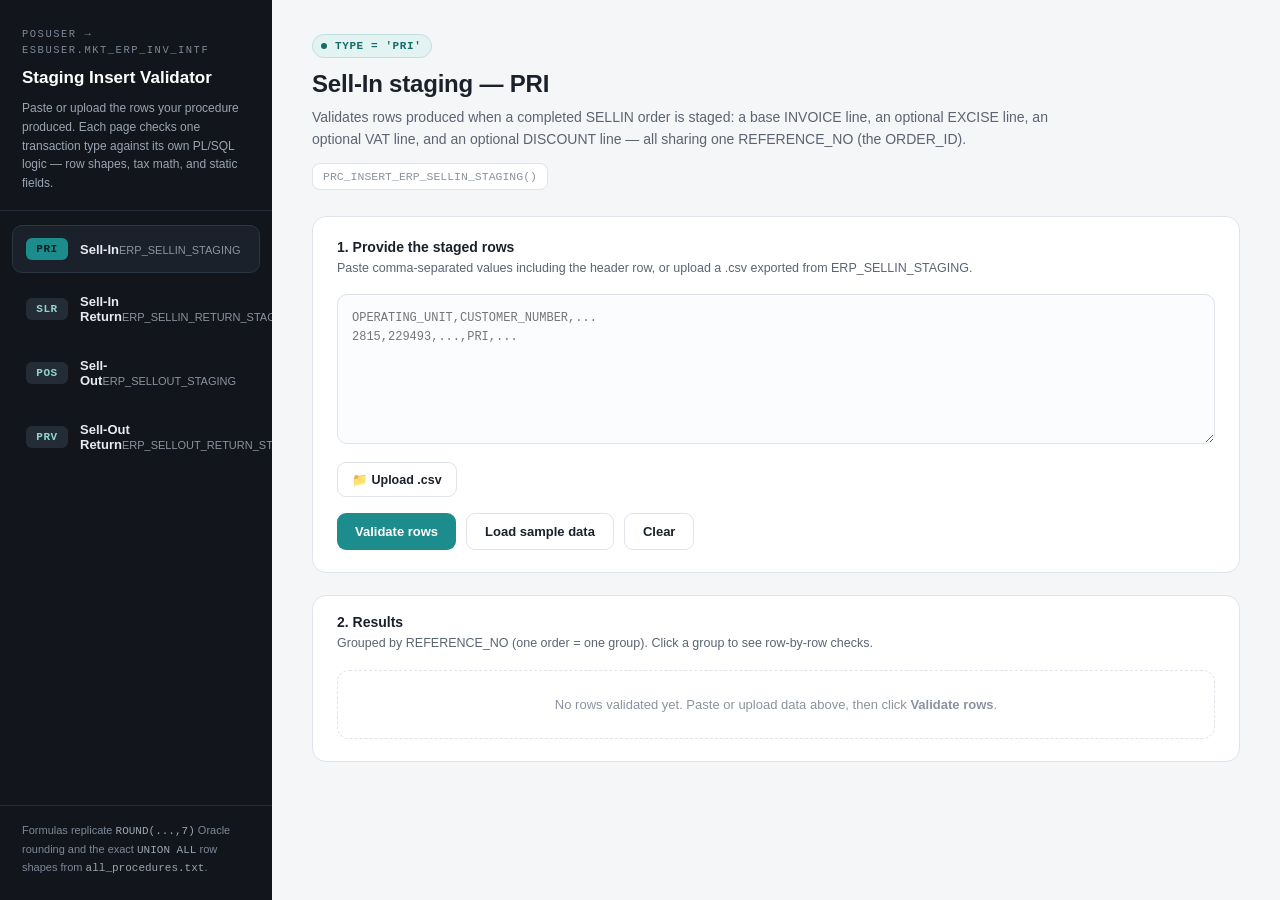
<file: pages/MKT_ERP_INV_INTF_Staging_Validator.html>
<!DOCTYPE html>
<html lang="en">
<head>
<meta charset="UTF-8">
<meta name="viewport" content="width=device-width, initial-scale=1.0">
<title>MKT_ERP_INV_INTF Staging Validator</title>
<style>
  :root{
    --ink:#12161c; --ink-2:#1b212b; --ink-3:#242c38;
    --paper:#f5f6f8; --paper-2:#ffffff; --line:#dfe3ea;
    --text:#1b212b; --text-soft:#5b6472; --text-dim:#8b93a1;
    --accent:#1c8c8c; --accent-dark:#146b6b; --accent-soft:#e3f3f2;
    --ok:#1f9d55; --ok-bg:#e8f7ee; --ok-line:#bfe8cf;
    --bad:#d64545; --bad-bg:#fdecec; --bad-line:#f4c2c2;
    --warn:#b9781a; --warn-bg:#fbf1de; --warn-line:#eed4a3;
    --mono:'IBM Plex Mono','SFMono-Regular',Consolas,'Liberation Mono',Menlo,monospace;
    --sans:-apple-system,BlinkMacSystemFont,'Segoe UI',Roboto,Helvetica,Arial,sans-serif;
  }
  *{box-sizing:border-box;}
  html,body{margin:0;padding:0;}
  body{
    font-family:var(--sans); background:var(--paper); color:var(--text);
    -webkit-font-smoothing:antialiased;
  }
  a{color:var(--accent);}

  /* ---------- Shell ---------- */
  .shell{display:flex; min-height:100vh;}
  .sidebar{
    width:272px; flex:0 0 272px; background:var(--ink); color:#cfd6e0;
    position:sticky; top:0; height:100vh; overflow-y:auto;
    display:flex; flex-direction:column;
  }
  .sidebar-head{padding:26px 22px 18px; border-bottom:1px solid #232a35;}
  .sidebar-head .eyebrow{
    font-family:var(--mono); font-size:10.5px; letter-spacing:1.5px; color:#7c8798;
    text-transform:uppercase; margin:0 0 8px;
  }
  .sidebar-head h1{font-size:17px; line-height:1.35; margin:0; color:#fff; font-weight:650;}
  .sidebar-head p{font-size:12px; color:#9aa4b3; margin:10px 0 0; line-height:1.55;}

  .nav-list{list-style:none; margin:0; padding:14px 12px; flex:1;}
  .nav-item{margin-bottom:8px;}
  .nav-btn{
    width:100%; text-align:left; background:transparent; border:1px solid transparent;
    border-radius:10px; padding:12px 13px; cursor:pointer; color:#c3cad6;
    display:flex; align-items:center; gap:12px; transition:background .15s, border-color .15s;
  }
  .nav-btn:hover{background:#1b212b;}
  .nav-btn.active{background:#1b212b; border-color:#2c3542;}
  .nav-badge{
    font-family:var(--mono); font-size:11px; font-weight:700; letter-spacing:.5px;
    width:42px; flex:0 0 42px; text-align:center; padding:5px 0; border-radius:6px;
    background:#242c38; color:#8fd6d0;
  }
  .nav-btn.active .nav-badge{background:var(--accent); color:#03211f;}
  .nav-text .t1{font-size:13px; font-weight:600; color:#e7ebf1;}
  .nav-text .t2{font-size:11px; color:#8b93a1; margin-top:2px;}

  .sidebar-foot{padding:16px 22px 22px; border-top:1px solid #232a35;}
  .sidebar-foot p{font-size:11px; color:#7c8798; line-height:1.6; margin:0;}
  .sidebar-foot code{font-family:var(--mono); color:#9aa4b3;}

  .main{flex:1; min-width:0; padding:34px 40px 60px;}
  .page{display:none;}
  .page.active{display:block;}

  .page-head{max-width:900px; margin-bottom:26px;}
  .type-chip{
    display:inline-flex; align-items:center; gap:8px; font-family:var(--mono);
    font-size:11px; font-weight:700; letter-spacing:.6px; padding:5px 10px 5px 8px;
    border-radius:999px; background:var(--accent-soft); color:var(--accent-dark);
    border:1px solid #bfe0de; margin-bottom:12px;
  }
  .type-chip .dot{width:6px; height:6px; border-radius:50%; background:var(--accent-dark);}
  .page-head h2{font-size:24px; margin:0 0 8px; letter-spacing:-.2px;}
  .page-head p{font-size:14px; color:var(--text-soft); line-height:1.6; margin:0; max-width:760px;}
  .page-head .proc-ref{
    display:inline-block; margin-top:12px; font-family:var(--mono); font-size:11.5px;
    color:var(--text-dim); background:#fff; border:1px solid var(--line); padding:6px 10px; border-radius:8px;
  }

  /* ---------- Input card ---------- */
  .card{
    background:var(--paper-2); border:1px solid var(--line); border-radius:14px;
    padding:22px 24px; margin-bottom:22px; max-width:1040px;
  }
  .card h3{font-size:14px; margin:0 0 4px; font-weight:650;}
  .card .sub{font-size:12.5px; color:var(--text-soft); margin:0 0 16px; line-height:1.55;}

  textarea.paste-box{
    width:100%; min-height:150px; resize:vertical; font-family:var(--mono); font-size:12px;
    line-height:1.6; border:1px solid var(--line); border-radius:10px; padding:14px;
    background:#fbfcfd; color:var(--text); outline:none;
  }
  textarea.paste-box:focus{border-color:var(--accent); box-shadow:0 0 0 3px var(--accent-soft);}

  .input-row{display:flex; align-items:center; gap:12px; margin-top:14px; flex-wrap:wrap;}
  .file-btn{
    display:inline-flex; align-items:center; gap:8px; font-size:12.5px; font-weight:600;
    padding:9px 14px; border-radius:9px; border:1px solid var(--line); background:#fff;
    color:var(--text); cursor:pointer;
  }
  .file-btn:hover{border-color:var(--accent); color:var(--accent-dark);}
  .file-btn input{display:none;}
  .file-name{font-size:12px; color:var(--text-dim); font-family:var(--mono);}

  .btn{
    font-size:13px; font-weight:650; padding:10px 18px; border-radius:9px; border:none;
    cursor:pointer; transition:transform .05s, background .15s;
  }
  .btn-primary{background:var(--accent); color:#fff;}
  .btn-primary:hover{background:var(--accent-dark);}
  .btn-ghost{background:#fff; color:var(--text); border:1px solid var(--line);}
  .btn-ghost:hover{border-color:var(--text-dim);}
  .btn:active{transform:translateY(1px);}
  .btn-row{display:flex; gap:10px; margin-top:16px; flex-wrap:wrap;}

  /* ---------- Results ---------- */
  .results{max-width:1040px;}
  .empty-hint{
    border:1px dashed var(--line); border-radius:12px; padding:26px; text-align:center;
    color:var(--text-dim); font-size:13px; max-width:1040px;
  }
  .summary-bar{
    display:flex; gap:12px; margin-bottom:18px; flex-wrap:wrap;
  }
  .summary-stat{
    flex:1; min-width:130px; background:#fff; border:1px solid var(--line); border-radius:12px;
    padding:14px 16px;
  }
  .summary-stat .num{font-family:var(--mono); font-size:22px; font-weight:700;}
  .summary-stat .lbl{font-size:11px; color:var(--text-soft); margin-top:2px; text-transform:uppercase; letter-spacing:.4px;}
  .summary-stat.ok .num{color:var(--ok);}
  .summary-stat.bad .num{color:var(--bad);}

  .header-issue{
    border:1px solid var(--warn-line); background:var(--warn-bg); color:#7a5312;
    border-radius:10px; padding:12px 14px; font-size:12.5px; margin-bottom:16px; line-height:1.6;
  }

  .group-card{
    border:1px solid var(--line); border-radius:14px; margin-bottom:16px; overflow:hidden; background:#fff;
  }
  .group-head{
    display:flex; align-items:center; justify-content:space-between; gap:12px;
    padding:14px 18px; cursor:pointer; user-select:none;
  }
  .group-head:hover{background:#fafbfc;}
  .group-head .left{display:flex; align-items:center; gap:12px; min-width:0;}
  .status-dot{width:10px; height:10px; border-radius:50%; flex:0 0 10px;}
  .status-dot.pass{background:var(--ok);}
  .status-dot.fail{background:var(--bad);}
  .group-ref{font-family:var(--mono); font-size:13px; font-weight:650;}
  .group-meta{font-size:11.5px; color:var(--text-dim);}
  .group-badge{
    font-family:var(--mono); font-size:11px; font-weight:700; padding:4px 10px; border-radius:999px;
  }
  .group-badge.pass{background:var(--ok-bg); color:var(--ok); border:1px solid var(--ok-line);}
  .group-badge.fail{background:var(--bad-bg); color:var(--bad); border:1px solid var(--bad-line);}
  .chevron{transition:transform .15s; color:var(--text-dim); flex:0 0 auto;}
  .group-card.open .chevron{transform:rotate(90deg);}

  .group-body{display:none; border-top:1px solid var(--line);}
  .group-card.open .group-body{display:block;}

  .structural-note{
    margin:14px 18px 0; padding:12px 14px; border-radius:10px; font-size:12.5px; line-height:1.6;
    background:var(--bad-bg); border:1px solid var(--bad-line); color:#8a2b2b;
  }

  .row-block{padding:14px 18px; border-top:1px solid #eef0f3;}
  .row-block:first-of-type{border-top:none;}
  .row-block-head{
    display:flex; align-items:center; gap:10px; margin-bottom:8px; flex-wrap:wrap;
  }
  .row-kind{font-size:12.5px; font-weight:650;}
  .row-code{font-family:var(--mono); font-size:11.5px; color:var(--text-dim);}
  .row-ref{font-family:var(--mono); font-size:10.5px; color:var(--text-dim); margin-left:auto;}
  .row-pass-pill{
    font-family:var(--mono); font-size:10.5px; font-weight:700; padding:2px 8px; border-radius:999px;
  }
  .row-pass-pill.pass{background:var(--ok-bg); color:var(--ok);}
  .row-pass-pill.fail{background:var(--bad-bg); color:var(--bad);}

  .check-fail{
    border:1px solid var(--bad-line); background:var(--bad-bg); border-radius:10px;
    padding:10px 12px; margin-bottom:8px;
  }
  .check-fail .field{font-family:var(--mono); font-size:11.5px; font-weight:700; color:#8a2b2b; margin-bottom:4px;}
  .check-ev{display:flex; gap:18px; flex-wrap:wrap; font-size:12px; margin-bottom:6px;}
  .check-ev .ev-lbl{color:var(--text-dim); font-size:10.5px; text-transform:uppercase; letter-spacing:.3px; display:block;}
  .check-ev .ev-val{font-family:var(--mono); font-size:12.5px; font-weight:650;}
  .check-ev .expected .ev-val{color:var(--ok);}
  .check-ev .actual .ev-val{color:var(--bad);}
  .check-msg{font-size:11.5px; color:#6b5320; line-height:1.55; margin-bottom:4px;}
  .check-fix{font-size:11.5px; color:var(--accent-dark); font-weight:600;}

  .all-pass-line{font-size:12px; color:var(--ok); display:flex; align-items:center; gap:6px;}

  .details-toggle{
    font-size:11px; color:var(--text-dim); cursor:pointer; margin-top:6px; display:inline-block;
    text-decoration:underline; text-decoration-style:dotted;
  }
  .info-list{display:none; margin-top:8px; padding-top:8px; border-top:1px dashed var(--line);}
  .info-list.show{display:block;}
  .info-row{font-size:11px; color:var(--text-dim); font-family:var(--mono); margin-bottom:3px;}
  .info-row .ok-tick{color:var(--ok); font-family:var(--sans);}

  @media (max-width: 880px){
    .shell{flex-direction:column;}
    .sidebar{position:relative; width:100%; height:auto; flex:none;}
    .nav-list{display:flex; overflow-x:auto; padding:12px;}
    .nav-item{flex:0 0 auto; margin:0 8px 0 0;}
    .nav-btn{width:220px;}
    .main{padding:24px 18px 40px;}
  }
</style>
</head>
<body>

<div class="shell">
  <aside class="sidebar">
    <div class="sidebar-head">
      <p class="eyebrow">POSUSER &rarr; ESBUSER.MKT_ERP_INV_INTF</p>
      <h1>Staging Insert Validator</h1>
      <p>Paste or upload the rows your procedure produced. Each page checks one transaction type against its own PL/SQL logic &mdash; row shapes, tax math, and static fields.</p>
    </div>
    <ul class="nav-list" id="navList"></ul>
    <div class="sidebar-foot">
      <p>Formulas replicate <code>ROUND(...,7)</code> Oracle rounding and the exact <code>UNION ALL</code> row shapes from <code>all_procedures.txt</code>.</p>
    </div>
  </aside>

  <main class="main" id="mainArea"></main>
</div>

<script>
// =====================================================================
// MKT_ERP_INV_INTF staging validation engine
// Mirrors PRC_INSERT_ERP_SELLIN_STAGING / _SELLIN_RETURN_STAGING /
//         PRC_INSERT_ERP_SELLOUT_STAGING / _SELLOUT_RETURN_STAGING
// =====================================================================

const EXPECTED_HEADERS = [
  'OPERATING_UNIT','CUSTOMER_NUMBER','CUSTOMER_LOCATION','TRANSACTION_NO',
  'TRANSACTION_DATE','DESCRIPTION','CURRENCY','REFERENCE_NO','QUANTITY',
  'UNIT_PRICE','SELLING_AMOUNT','ERP_ITEM_CODE','INVOICE_TYPE','TYPE',
  'TRANSACTION_REF_NO','TRANSACTION_REF_DATE','PROCESS_FLAG','ERROR_MESSAGE',
  'CREATION_DATE','CUSTOMER_ID','PROCESSING_DATE','ORG_ID','GL_DATE',
  'ORGANIZATION_CODE','POSTED_TO_ERP','TAX_CODE','TAX_CODE_AMOUNT',
  'ITEM_TAX_CATEGORY','ITEM_TAX_CATEGORY_AMOUNT','LINE_TYPE','TAXABLE_AMOUNT'
];

// ---------------------------------------------------------------------
// CSV parsing (handles quoted fields, embedded commas/quotes, CRLF/LF)
// ---------------------------------------------------------------------
function parseCSV(text) {
  const rows = [];
  let row = [], field = '', inQuotes = false;
  const s = text.replace(/\r\n/g, '\n').replace(/\r/g, '\n');
  for (let i = 0; i < s.length; i++) {
    const c = s[i];
    if (inQuotes) {
      if (c === '"') {
        if (s[i + 1] === '"') { field += '"'; i++; }
        else inQuotes = false;
      } else field += c;
    } else {
      if (c === '"') inQuotes = true;
      else if (c === ',') { row.push(field); field = ''; }
      else if (c === '\n') { row.push(field); rows.push(row); row = []; field = ''; }
      else field += c;
    }
  }
  if (field.length || row.length) { row.push(field); rows.push(row); }
  // drop fully-empty trailing rows
  while (rows.length && rows[rows.length - 1].every(v => v.trim() === '')) rows.pop();
  if (!rows.length) return { headers: [], records: [] };
  const headers = rows[0].map(h => h.trim().toUpperCase());
  const records = rows.slice(1).map((r, idx) => {
    const obj = { __row: idx + 2 }; // spreadsheet-style row number incl header
    headers.forEach((h, i) => { obj[h] = (r[i] === undefined ? '' : r[i]).trim(); });
    return obj;
  });
  return { headers, records };
}

// ---------------------------------------------------------------------
// Numeric helpers
// ---------------------------------------------------------------------
function isBlank(v) {
  return v === undefined || v === null || v === '' ||
         v.toString().trim().toUpperCase() === 'NULL';
}
function num(v) {
  if (isBlank(v)) return NaN;
  const n = parseFloat(v.toString().replace(/,/g, ''));
  return n;
}
// Oracle ROUND(x,7) = round-half-away-from-zero
function round7(x) {
  if (!isFinite(x)) return x;
  const f = 1e7;
  const sign = x < 0 ? -1 : 1;
  return sign * Math.round(Math.abs(x) * f + 1e-9) / f;
}
function approxEqual(a, b, eps) {
  if (isNaN(a) || isNaN(b)) return false;
  eps = eps === undefined ? 5e-6 : eps;
  return Math.abs(a - b) <= eps;
}
function fmtNum(n) {
  if (n === undefined || n === null || isNaN(n)) return String(n);
  // trim trailing zeros but keep up to 7dp
  return round7(n).toFixed(7).replace(/0+$/, '').replace(/\.$/, '');
}
function sign(n) { return n > 0 ? 1 : (n < 0 ? -1 : 0); }

// ---------------------------------------------------------------------
// Check result builder
// ---------------------------------------------------------------------
function check(field, pass, expected, actual, message, suggestion, info) {
  return { field, pass, expected, actual, message: message || '', suggestion: suggestion || '', info: !!info };
}

// ---------------------------------------------------------------------
// Common static-field checks applied to every row of every type
// ---------------------------------------------------------------------
function commonChecks(row, cfg) {
  const c = [];
  c.push(check('OPERATING_UNIT', row.OPERATING_UNIT === '2815', '2815', row.OPERATING_UNIT,
    'OPERATING_UNIT is hard-coded to 2815 in every INSERT branch of the procedure.'));
  c.push(check('ORG_ID', row.ORG_ID === '2815', '2815', row.ORG_ID,
    'ORG_ID is hard-coded to 2815 in every INSERT branch of the procedure.'));
  c.push(check('CURRENCY', row.CURRENCY === 'KES', 'KES', row.CURRENCY,
    "CURRENCY is hard-coded to 'KES'."));
  c.push(check('PROCESS_FLAG', row.PROCESS_FLAG === 'N', 'N', row.PROCESS_FLAG,
    "PROCESS_FLAG is always inserted as 'N' (unprocessed) by the staging procedure."));
  c.push(check('GL_DATE', isBlank(row.GL_DATE), '(blank)', row.GL_DATE || '(blank)',
    "GL_DATE is always inserted blank ('') by the staging procedure."));
  c.push(check('ERROR_MESSAGE', isBlank(row.ERROR_MESSAGE), '(blank)', row.ERROR_MESSAGE || '(blank)',
    'ERROR_MESSAGE should be blank on a freshly staged row.'));
  c.push(check('TAX_CODE_AMOUNT', isBlank(row.TAX_CODE_AMOUNT), '(blank)', row.TAX_CODE_AMOUNT || '(blank)',
    'TAX_CODE_AMOUNT is never populated by any branch of the procedure.'));
  c.push(check('ITEM_TAX_CATEGORY_AMOUNT', isBlank(row.ITEM_TAX_CATEGORY_AMOUNT), '(blank)', row.ITEM_TAX_CATEGORY_AMOUNT || '(blank)',
    'ITEM_TAX_CATEGORY_AMOUNT is never populated by any branch of the procedure.'));
  c.push(check('TYPE', row.TYPE === cfg.type, cfg.type, row.TYPE,
    `TYPE must always be '${cfg.type}' for rows produced by ${cfg.procedureName}.`));
  c.push(check('INVOICE_TYPE', row.INVOICE_TYPE === cfg.invoiceType, cfg.invoiceType, row.INVOICE_TYPE,
    `INVOICE_TYPE is hard-coded to '${cfg.invoiceType}' for ${cfg.type} rows.`));
  // existence-only (can't verify exact value without source order data)
  ['CUSTOMER_NUMBER','CUSTOMER_LOCATION','CUSTOMER_ID','TRANSACTION_NO','TRANSACTION_DATE',
   'ORGANIZATION_CODE','PROCESSING_DATE','CREATION_DATE','REFERENCE_NO'].forEach(f => {
    c.push(check(f, !isBlank(row[f]), 'non-blank', row[f] || '(blank)',
      `${f} is copied from the source order/customer tables and must not be blank.`, undefined, true));
  });
  if (cfg.refRequired) {
    c.push(check('TRANSACTION_REF_NO', !isBlank(row.TRANSACTION_REF_NO), 'non-blank (original order id)', row.TRANSACTION_REF_NO || '(blank)',
      `${cfg.type} rows must carry TRANSACTION_REF_NO pointing back to the original order.`));
    c.push(check('TRANSACTION_REF_DATE', !isBlank(row.TRANSACTION_REF_DATE), 'non-blank (original order date)', row.TRANSACTION_REF_DATE || '(blank)',
      `${cfg.type} rows must carry TRANSACTION_REF_DATE from the original order.`));
  } else {
    c.push(check('TRANSACTION_REF_NO', isBlank(row.TRANSACTION_REF_NO), '(blank)', row.TRANSACTION_REF_NO || '(blank)',
      `${cfg.type} rows always leave TRANSACTION_REF_NO blank (there is no original order to reference).`));
    c.push(check('TRANSACTION_REF_DATE', isBlank(row.TRANSACTION_REF_DATE), '(blank)', row.TRANSACTION_REF_DATE || '(blank)',
      `${cfg.type} rows always leave TRANSACTION_REF_DATE blank.`));
  }
  // informational only, never fails the row
  c.push(check('POSTED_TO_ERP', true, "'N' at staging time, may flip to 'Y' once posted", row.POSTED_TO_ERP,
    'Informational: the procedure inserts N; a downstream ERP-post job may later flip this to Y.', undefined, true));
  return c;
}

function checkQtyTimesPrice(row) {
  const q = num(row.QUANTITY), u = num(row.UNIT_PRICE), s = num(row.SELLING_AMOUNT);
  const expected = round7(q * u);
  const pass = approxEqual(expected, round7(s));
  return check('SELLING_AMOUNT', pass, fmtNum(expected), fmtNum(s),
    'SELLING_AMOUNT must equal QUANTITY \u00d7 UNIT_PRICE, rounded to 7 decimals (Oracle ROUND(...,7)).',
    pass ? '' : `Set SELLING_AMOUNT to ${fmtNum(expected)}.`);
}

function checkTaxableEqualsSelling(row) {
  const s = num(row.SELLING_AMOUNT), t = num(row.TAXABLE_AMOUNT);
  const pass = approxEqual(round7(s), round7(t));
  return check('TAXABLE_AMOUNT', pass, fmtNum(s), fmtNum(t),
    'TAXABLE_AMOUNT is populated with the exact same computed expression as SELLING_AMOUNT for this row type.',
    pass ? '' : `Set TAXABLE_AMOUNT to ${fmtNum(s)} (same value as SELLING_AMOUNT).`);
}

function checkTaxableBlank(row) {
  const pass = isBlank(row.TAXABLE_AMOUNT);
  return check('TAXABLE_AMOUNT', pass, '(blank)', row.TAXABLE_AMOUNT || '(blank)',
    'TAXABLE_AMOUNT is left blank for this row type in the procedure SQL.',
    pass ? '' : 'Clear TAXABLE_AMOUNT (should be blank/NULL).');
}

// ---------------------------------------------------------------------
// PRI / SLR — tax-aware, multi-row validator
// ---------------------------------------------------------------------
function classifyBundles(rows) {
  // group by ERP_ITEM_CODE
  const byCode = {};
  rows.forEach(r => {
    const code = r.ERP_ITEM_CODE || '(blank code)';
    (byCode[code] = byCode[code] || []).push(r);
  });
  const bundles = Object.keys(byCode).map(code => {
    const rs = byCode[code];
    const taxRows = rs.filter(r => r.LINE_TYPE === 'TAX');
    const invoiceRows = rs.filter(r => r.LINE_TYPE !== 'TAX');
    return { code, taxRows, invoiceRows, hasTax: taxRows.length > 0 };
  });
  return bundles;
}

function validateTaxedGroup(rows, cfg) {
  const results = []; // {rowIndex, kind, code, checks:[...]}
  const structural = [];
  const bundles = classifyBundles(rows);
  const taxedBundles = bundles.filter(b => b.hasTax);
  const untaxedBundles = bundles.filter(b => !b.hasTax);

  let baseBundle = null, discountRows = [];

  if (taxedBundles.length > 0) {
    // primary product = the (first) taxed bundle
    baseBundle = taxedBundles[0];
    if (taxedBundles.length > 1) {
      structural.push(`This order has ${taxedBundles.length} distinct taxed product codes in one REFERENCE_NO group. ` +
        `Only the first (${taxedBundles[0].code}) was validated as the primary line; validate additional products separately if needed.`);
    }
    // any untaxed bundle with an INVOICE row = discount row(s)
    untaxedBundles.forEach(b => discountRows.push(...b.invoiceRows));
  } else if (untaxedBundles.length >= 1) {
    // fully tax-exempt product: first bundle = base, second (if any) = discount
    baseBundle = untaxedBundles[0];
    untaxedBundles.slice(1).forEach(b => discountRows.push(...b.invoiceRows));
  }

  if (!baseBundle || baseBundle.invoiceRows.length === 0) {
    structural.push('No INVOICE base row could be identified for this REFERENCE_NO group.');
    return { structural, results };
  }
  if (baseBundle.invoiceRows.length > 1) {
    structural.push(`Found ${baseBundle.invoiceRows.length} INVOICE rows sharing item code ${baseBundle.code}; expected exactly 1 base row. Extra rows were still checked individually.`);
  }

  baseBundle.invoiceRows.forEach(base => {
    const checks = commonChecks(base, cfg);
    const qty = num(base.QUANTITY), price = num(base.UNIT_PRICE);
    checks.push(check('QUANTITY sign', sign(qty) === cfg.qtySign, cfg.qtySign > 0 ? 'positive' : 'negative', base.QUANTITY,
      `${cfg.type} base rows should carry a ${cfg.qtySign > 0 ? 'positive' : 'negative'} QUANTITY.`,
      `Change QUANTITY to ${cfg.qtySign > 0 ? Math.abs(qty) : -Math.abs(qty)}.`));
    checks.push(check('UNIT_PRICE', price > 0, '> 0', base.UNIT_PRICE,
      'UNIT_PRICE holds the tax-excluded price and should never be negative on the base row.'));
    checks.push(checkQtyTimesPrice(base));
    checks.push(checkTaxableEqualsSelling(base));
    checks.push(check('LINE_TYPE', base.LINE_TYPE === 'INVOICE', 'INVOICE', base.LINE_TYPE));
    checks.push(check('TAX_CODE', isBlank(base.TAX_CODE), '(blank)', base.TAX_CODE || '(blank)'));
    checks.push(check('ITEM_TAX_CATEGORY', isBlank(base.ITEM_TAX_CATEGORY), '(blank)', base.ITEM_TAX_CATEGORY || '(blank)'));
    results.push({ rowRef: base.__row, kind: 'BASE INVOICE line', code: base.ERP_ITEM_CODE, checks });
  });

  const baseRow = baseBundle.invoiceRows[0];
  const baseQty = Math.abs(num(baseRow.QUANTITY));
  const basePrice = num(baseRow.UNIT_PRICE);
  const totalMagnitude = round7(baseQty * basePrice);
  const expectedSign = cfg.qtySign; // sign that tax rows should carry

  let exciseRow = null, vatRow = null, expectedExciseMag = 0;
  baseBundle.taxRows.forEach(tr => {
    const pctText = (tr.ITEM_TAX_CATEGORY || '').replace('%', '').trim();
    const pct = parseFloat(pctText);
    const isExcise = /EXCISE|DUTY/i.test(tr.TAX_CODE || '');
    const isVat = /VAT/i.test(tr.TAX_CODE || '');
    if (isExcise) exciseRow = tr;
    else if (isVat) vatRow = tr;
    else {
      // unrecognised tax code — decide by ordering later
      if (!exciseRow) exciseRow = tr; else vatRow = tr;
    }
  });

  if (exciseRow) {
    const checks = commonChecks(exciseRow, cfg);
    const pct = parseFloat((exciseRow.ITEM_TAX_CATEGORY || '').replace('%', '').trim());
    checks.push(check('QUANTITY', num(exciseRow.QUANTITY) === 1, '1', exciseRow.QUANTITY,
      'Tax rows always carry QUANTITY = 1 in the procedure SQL.'));
    checks.push(check('ITEM_TAX_CATEGORY', !isNaN(pct), '<rate> %', exciseRow.ITEM_TAX_CATEGORY,
      "ITEM_TAX_CATEGORY should read like '15.0 %'."));
    if (!isNaN(pct)) {
      expectedExciseMag = round7(totalMagnitude * pct / 100);
      const expectedVal = expectedSign * expectedExciseMag;
      ['UNIT_PRICE', 'SELLING_AMOUNT', 'TAXABLE_AMOUNT'].forEach(f => {
        const actual = num(exciseRow[f]);
        const pass = approxEqual(round7(actual), round7(expectedVal));
        checks.push(check(f, pass, fmtNum(expectedVal), fmtNum(actual),
          `EXCISE amount = BASE (${fmtNum(totalMagnitude)}) \u00d7 ${pct}% = ${fmtNum(expectedExciseMag)}, ` +
          `signed to match the ${cfg.type} row (${expectedSign > 0 ? '+' : '-'}).`,
          pass ? '' : `Set ${f} to ${fmtNum(expectedVal)}.`));
      });
    }
    checks.push(check('LINE_TYPE', exciseRow.LINE_TYPE === 'TAX', 'TAX', exciseRow.LINE_TYPE));
    checks.push(check('TAX_CODE', !isBlank(exciseRow.TAX_CODE) && /EXCISE|DUTY/i.test(exciseRow.TAX_CODE), "contains 'EXCISE'/'DUTY'", exciseRow.TAX_CODE));
    if (!vatRow) {
      structural.push(`EXCISE row found for item ${baseBundle.code} without a matching VAT row. ` +
        `The procedure only ever emits an EXCISE row via an inner join to td_excise AND td_vat together — ` +
        `an EXCISE row can never legitimately exist without a VAT row for the same product. Check the VAT tax configuration.`);
    }
    results.push({ rowRef: exciseRow.__row, kind: 'EXCISE (duty) line', code: exciseRow.ERP_ITEM_CODE, checks });
  }

  if (vatRow) {
    const checks = commonChecks(vatRow, cfg);
    const pct = parseFloat((vatRow.ITEM_TAX_CATEGORY || '').replace('%', '').trim());
    checks.push(check('QUANTITY', num(vatRow.QUANTITY) === 1, '1', vatRow.QUANTITY,
      'Tax rows always carry QUANTITY = 1 in the procedure SQL.'));
    checks.push(check('ITEM_TAX_CATEGORY', !isNaN(pct), '<rate> %', vatRow.ITEM_TAX_CATEGORY,
      "ITEM_TAX_CATEGORY should read like '16.0 %'."));
    if (!isNaN(pct)) {
      const vatTaxableMag = round7(totalMagnitude + expectedExciseMag);
      const expectedVatMag = round7(vatTaxableMag * pct / 100);
      const expectedVal = expectedSign * expectedVatMag;
      ['UNIT_PRICE', 'SELLING_AMOUNT', 'TAXABLE_AMOUNT'].forEach(f => {
        const actual = num(vatRow[f]);
        const pass = approxEqual(round7(actual), round7(expectedVal));
        checks.push(check(f, pass, fmtNum(expectedVal), fmtNum(actual),
          `VAT amount = (BASE + EXCISE) (${fmtNum(vatTaxableMag)}) \u00d7 ${pct}% = ${fmtNum(expectedVatMag)}, ` +
          `signed to match the ${cfg.type} row (${expectedSign > 0 ? '+' : '-'}).`,
          pass ? '' : `Set ${f} to ${fmtNum(expectedVal)}.`));
      });
    }
    checks.push(check('LINE_TYPE', vatRow.LINE_TYPE === 'TAX', 'TAX', vatRow.LINE_TYPE));
    checks.push(check('TAX_CODE', !isBlank(vatRow.TAX_CODE) && /VAT/i.test(vatRow.TAX_CODE), "contains 'VAT'", vatRow.TAX_CODE));
    results.push({ rowRef: vatRow.__row, kind: 'VAT line', code: vatRow.ERP_ITEM_CODE, checks });
  }

  discountRows.forEach(dr => {
    const checks = commonChecks(dr, cfg);
    const q = num(dr.QUANTITY), u = num(dr.UNIT_PRICE), s = num(dr.SELLING_AMOUNT);
    checks.push(checkQtyTimesPrice(dr));
    checks.push(checkTaxableEqualsSelling(dr));
    checks.push(check('|QUANTITY|', approxEqual(Math.abs(q), baseQty, 1e-6), fmtNum(baseQty), fmtNum(Math.abs(q)),
      'A discount line should cover the same quantity as its base product line.'));
    const baseSelling = num(baseRow.SELLING_AMOUNT);
    checks.push(check('SELLING_AMOUNT sign', sign(s) !== 0 && sign(s) === -sign(baseSelling), 'opposite sign of base SELLING_AMOUNT', fmtNum(s),
      'A discount line always reduces revenue, so its SELLING_AMOUNT sign is opposite the base row\u2019s.'));
    checks.push(check('ERP_ITEM_CODE', dr.ERP_ITEM_CODE !== baseRow.ERP_ITEM_CODE, `different from base code (${baseRow.ERP_ITEM_CODE})`, dr.ERP_ITEM_CODE,
      'The discount row uses DISCOUNT_ERP_CODE, a distinct code from the product\u2019s MATERIAL_CODE.', undefined, true));
    checks.push(check('LINE_TYPE', dr.LINE_TYPE === 'INVOICE', 'INVOICE', dr.LINE_TYPE));
    checks.push(check('TAX_CODE', isBlank(dr.TAX_CODE), '(blank)', dr.TAX_CODE || '(blank)'));
    results.push({ rowRef: dr.__row, kind: 'DISCOUNT line', code: dr.ERP_ITEM_CODE, checks });
  });

  return { structural, results };
}

// ---------------------------------------------------------------------
// POS / PRV — simple single-row-per-line validator (never any tax rows)
// ---------------------------------------------------------------------
function validateSimpleGroup(rows, cfg) {
  const results = [];
  rows.forEach(row => {
    const checks = commonChecks(row, cfg);
    const q = num(row.QUANTITY), u = num(row.UNIT_PRICE);
    checks.push(check('QUANTITY sign', sign(q) === cfg.qtySign, cfg.qtySign > 0 ? 'positive' : 'negative', row.QUANTITY,
      `${cfg.type} rows should carry a ${cfg.qtySign > 0 ? 'positive' : 'negative'} QUANTITY.`));
    checks.push(check('UNIT_PRICE', u > 0, '> 0', row.UNIT_PRICE,
      'UNIT_PRICE holds the tax-excluded price directly from the order line and is never negated for this row type.'));
    checks.push(checkQtyTimesPrice(row));
    checks.push(cfg.taxableBlank ? checkTaxableBlank(row) : checkTaxableEqualsSelling(row));
    checks.push(check('LINE_TYPE', isBlank(row.LINE_TYPE), '(blank)', row.LINE_TYPE || '(blank)',
      `${cfg.type} never sets LINE_TYPE \u2014 SELLOUT staging has no tax/discount rows at all.`));
    checks.push(check('TAX_CODE', isBlank(row.TAX_CODE), '(blank)', row.TAX_CODE || '(blank)',
      `${cfg.type} never produces a TAX line.`));
    checks.push(check('ITEM_TAX_CATEGORY', isBlank(row.ITEM_TAX_CATEGORY), '(blank)', row.ITEM_TAX_CATEGORY || '(blank)'));
    results.push({ rowRef: row.__row, kind: 'BASE line', code: row.ERP_ITEM_CODE, checks });
  });
  return { structural: [], results };
}

// ---------------------------------------------------------------------
// Top-level entry point
// ---------------------------------------------------------------------
const TYPE_CONFIG = {
  PRI: { type: 'PRI', invoiceType: 'INVOICE', qtySign: 1, refRequired: false, hasTax: true,
         procedureName: 'PRC_INSERT_ERP_SELLIN_STAGING' },
  SLR: { type: 'SLR', invoiceType: 'CREDIT MEMO', qtySign: -1, refRequired: true, hasTax: true,
         procedureName: 'PRC_INSERT_ERP_SELLIN_RETURN_STAGING' },
  POS: { type: 'POS', invoiceType: 'INVOICE', qtySign: 1, refRequired: false, hasTax: false, taxableBlank: false,
         procedureName: 'PRC_INSERT_ERP_SELLOUT_STAGING' },
  PRV: { type: 'PRV', invoiceType: 'CREDIT MEMO', qtySign: -1, refRequired: true, hasTax: false, taxableBlank: true,
         procedureName: 'PRC_INSERT_ERP_SELLOUT_RETURN_STAGING' }
};

function validateCSV(text, typeKey) {
  const cfg = TYPE_CONFIG[typeKey];
  const { headers, records } = parseCSV(text);
  const missingHeaders = EXPECTED_HEADERS.filter(h => !headers.includes(h));
  const extraHeaders = headers.filter(h => !EXPECTED_HEADERS.includes(h) && h !== '');

  if (!records.length) {
    return { cfg, missingHeaders, extraHeaders, groups: [], error: 'No data rows found in the pasted/uploaded CSV.' };
  }

  const byRef = {};
  records.forEach(r => { (byRef[r.REFERENCE_NO || '(blank REFERENCE_NO)'] = byRef[r.REFERENCE_NO || '(blank REFERENCE_NO)'] || []).push(r); });

  const groups = Object.keys(byRef).map(ref => {
    const rows = byRef[ref];
    const wrongType = rows.filter(r => r.TYPE && r.TYPE !== cfg.type);
    const out = cfg.hasTax ? validateTaxedGroup(rows, cfg) : validateSimpleGroup(rows, cfg);
    if (wrongType.length) {
      out.structural = out.structural || [];
      out.structural.unshift(`${wrongType.length} row(s) in this REFERENCE_NO group have TYPE \u2260 '${cfg.type}' \u2014 they were still checked but likely belong on a different validation page.`);
    }
    const allChecks = out.results.reduce((a, r) => a.concat(r.checks), []);
    const failCount = allChecks.filter(c => !c.pass && !c.info).length;
    const infoCount = allChecks.filter(c => c.info).length;
    const pass = failCount === 0 && out.structural.length === 0;
    return { ref, rows, results: out.results, structural: out.structural, pass, failCount, infoCount };
  });

  return { cfg, missingHeaders, extraHeaders, groups };
}

// (browser build: no module.exports)

</script>
<script>
// =====================================================================
// UI wiring for the ERP staging validator
// =====================================================================
(function () {
  const PAGES = [
    {
      key: 'PRI',
      badge: 'PRI',
      title: 'Sell-In',
      subtitle: 'PRC_INSERT_ERP_SELLIN_STAGING',
      sheet: 'ERP_SELLIN_STAGING',
      heading: 'Sell-In staging \u2014 PRI',
      desc: 'Validates rows produced when a completed SELLIN order is staged: a base INVOICE line, an optional EXCISE line, an optional VAT line, and an optional DISCOUNT line \u2014 all sharing one REFERENCE_NO (the ORDER_ID).',
      sample: 'PRI_SAMPLE'
    },
    {
      key: 'SLR',
      badge: 'SLR',
      title: 'Sell-In Return',
      subtitle: 'PRC_INSERT_ERP_SELLIN_RETURN_STAGING',
      sheet: 'ERP_SELLIN_RETURN_STAGING',
      heading: 'Sell-In Return staging \u2014 SLR',
      desc: 'Validates CREDIT MEMO rows produced for a completed SELLIN_RETURN order \u2014 same row shapes as PRI (base / EXCISE / VAT / DISCOUNT) but sign-flipped, and always carrying TRANSACTION_REF_NO/DATE back to the original sell-in order.',
      sample: 'SLR_SAMPLE'
    },
    {
      key: 'POS',
      badge: 'POS',
      title: 'Sell-Out',
      subtitle: 'PRC_INSERT_ERP_SELLOUT_STAGING',
      sheet: 'ERP_SELLOUT_STAGING',
      heading: 'Sell-Out staging \u2014 POS',
      desc: 'Validates rows produced for a completed SELLOUT order. SELLOUT staging never emits tax or discount rows \u2014 one INVOICE row per order line, LINE_TYPE always blank.',
      sample: 'POS_SAMPLE'
    },
    {
      key: 'PRV',
      badge: 'PRV',
      title: 'Sell-Out Return',
      subtitle: 'PRC_INSERT_ERP_SELLOUT_RETURN_STAGING',
      sheet: 'ERP_SELLOUT_RETURN_STAGING',
      heading: 'Sell-Out Return staging \u2014 PRV',
      desc: 'Validates CREDIT MEMO rows for a completed SELLOUT_RETURN order. Like POS, there are never tax rows \u2014 and unlike every other type, TAXABLE_AMOUNT is always left blank by this procedure.',
      sample: 'PRV_SAMPLE'
    }
  ];

  const SAMPLES = {
    PRI_SAMPLE: `OPERATING_UNIT,CUSTOMER_NUMBER,CUSTOMER_LOCATION,TRANSACTION_NO,TRANSACTION_DATE,DESCRIPTION,CURRENCY,REFERENCE_NO,QUANTITY,UNIT_PRICE,SELLING_AMOUNT,ERP_ITEM_CODE,INVOICE_TYPE,TYPE,TRANSACTION_REF_NO,TRANSACTION_REF_DATE,PROCESS_FLAG,ERROR_MESSAGE,CREATION_DATE,CUSTOMER_ID,PROCESSING_DATE,ORG_ID,GL_DATE,ORGANIZATION_CODE,POSTED_TO_ERP,TAX_CODE,TAX_CODE_AMOUNT,ITEM_TAX_CATEGORY,ITEM_TAX_CATEGORY_AMOUNT,LINE_TYPE,TAXABLE_AMOUNT
2815,229493,610676,2542542000472480,2026-07-08 14:30:56.000,,KES,2549990072070,1,749.625187,749.625187,100007052,INVOICE,PRI,,,N,,2026-07-08 14:35:26.000,3000121053,2026-07-08 14:35:26.000,2815,,016,Y,,,,,INVOICE,763.3587779
2815,229493,610676,2542542000472480,2026-07-08 14:30:56.000,,KES,2549990072070,1,-65,-65,100090722,INVOICE,PRI,,,N,,2026-07-08 14:35:26.000,3000121053,2026-07-08 14:35:26.000,2815,,016,Y,,,,,INVOICE,-65
2815,229493,610676,2542542000472480,2026-07-08 14:30:56.000,,KES,2549990072070,1,137.9310343,137.9310343,100007052,INVOICE,PRI,,,N,,2026-07-08 14:35:26.000,3000121053,2026-07-08 14:35:26.000,2815,,016,Y,VAT 16%,,16.0 %,,TAX,137.9310343
2815,229493,610676,2542542000472480,2026-07-08 14:30:56.000,,KES,2549990072070,1,112.443778,112.443778,100007052,INVOICE,PRI,,,N,,2026-07-08 14:35:26.000,3000121053,2026-07-08 14:35:26.000,2815,,016,Y,KE-EXCISE DUTY,,15.0 %,,TAX,114.5038167`,
    SLR_SAMPLE: `OPERATING_UNIT,CUSTOMER_NUMBER,CUSTOMER_LOCATION,TRANSACTION_NO,TRANSACTION_DATE,DESCRIPTION,CURRENCY,REFERENCE_NO,QUANTITY,UNIT_PRICE,SELLING_AMOUNT,ERP_ITEM_CODE,INVOICE_TYPE,TYPE,TRANSACTION_REF_NO,TRANSACTION_REF_DATE,PROCESS_FLAG,ERROR_MESSAGE,CREATION_DATE,CUSTOMER_ID,PROCESSING_DATE,ORG_ID,GL_DATE,ORGANIZATION_CODE,POSTED_TO_ERP,TAX_CODE,TAX_CODE_AMOUNT,ITEM_TAX_CATEGORY,ITEM_TAX_CATEGORY_AMOUNT,LINE_TYPE,TAXABLE_AMOUNT
2815,229493,610676,2542542000472490,2026-07-08 18:46:05.000,,KES,2549990072099,-1,749.625187,-749.625187,100007052,CREDIT MEMO,SLR,2549990072070,2026-07-08 14:29:34.000,N,,2026-07-08 18:57:55.000,3000121053,2026-07-08 18:57:55.000,2815,,016,Y,,,,,INVOICE,-749.625187
2815,229493,610676,2542542000472490,2026-07-08 18:46:05.000,,KES,2549990072099,-1,-65,65,100090722,CREDIT MEMO,SLR,2549990072070,2026-07-08 14:29:34.000,N,,2026-07-08 18:57:55.000,3000121053,2026-07-08 18:57:55.000,2815,,016,Y,,,,,INVOICE,65
2815,229493,610676,2542542000472490,2026-07-08 18:46:05.000,,KES,2549990072099,1,-137.9310343,-137.9310343,100007052,CREDIT MEMO,SLR,2549990072070,2026-07-08 14:29:34.000,N,,2026-07-08 18:57:55.000,3000121053,2026-07-08 18:57:55.000,2815,,016,Y,VAT 16%,,16.0 %,,TAX,-137.9310343
2815,229493,610676,2542542000472490,2026-07-08 18:46:05.000,,KES,2549990072099,1,-112.443778,-112.443778,100007052,CREDIT MEMO,SLR,2549990072070,2026-07-08 14:29:34.000,N,,2026-07-08 18:57:55.000,3000121053,2026-07-08 18:57:55.000,2815,,016,Y,KE-EXCISE DUTY,,15.0 %,,TAX,-112.443778`,
    POS_SAMPLE: `OPERATING_UNIT,CUSTOMER_NUMBER,CUSTOMER_LOCATION,TRANSACTION_NO,TRANSACTION_DATE,DESCRIPTION,CURRENCY,REFERENCE_NO,QUANTITY,UNIT_PRICE,SELLING_AMOUNT,ERP_ITEM_CODE,INVOICE_TYPE,TYPE,TRANSACTION_REF_NO,TRANSACTION_REF_DATE,PROCESS_FLAG,ERROR_MESSAGE,CREATION_DATE,CUSTOMER_ID,PROCESSING_DATE,ORG_ID,GL_DATE,ORGANIZATION_CODE,POSTED_TO_ERP,TAX_CODE,TAX_CODE_AMOUNT,ITEM_TAX_CATEGORY,ITEM_TAX_CATEGORY_AMOUNT,LINE_TYPE,TAXABLE_AMOUNT
2815,299488,673777,2542542000472488,2026-07-08 18:38:01.000,,KES,2549990072097,1,17.241379,17.241379,102483788,INVOICE,POS,,,N,,2026-07-08 21:34:18.000,3000121318,2026-07-08 21:34:18.000,2815,,KS5,Y,,,,,,17.241379`,
    PRV_SAMPLE: `OPERATING_UNIT,CUSTOMER_NUMBER,CUSTOMER_LOCATION,TRANSACTION_NO,TRANSACTION_DATE,DESCRIPTION,CURRENCY,REFERENCE_NO,QUANTITY,UNIT_PRICE,SELLING_AMOUNT,ERP_ITEM_CODE,INVOICE_TYPE,TYPE,TRANSACTION_REF_NO,TRANSACTION_REF_DATE,PROCESS_FLAG,ERROR_MESSAGE,CREATION_DATE,CUSTOMER_ID,PROCESSING_DATE,ORG_ID,GL_DATE,ORGANIZATION_CODE,POSTED_TO_ERP,TAX_CODE,TAX_CODE_AMOUNT,ITEM_TAX_CATEGORY,ITEM_TAX_CATEGORY_AMOUNT,LINE_TYPE,TAXABLE_AMOUNT
2815,299488,673777,2542542000472489,2026-07-08 18:39:30.000,,KES,2549990072098,-1,17.241379,-17.241379,102483788,CREDIT MEMO,PRV,2549990072097,2026-07-08 18:38:01.000,N,,2026-07-08 21:38:52.000,3000121318,2026-07-08 21:38:52.000,2815,,KS5,Y,,,,,,`
  };

  const nav = document.getElementById('navList');
  const main = document.getElementById('mainArea');

  PAGES.forEach((p, idx) => {
    const li = document.createElement('li');
    li.className = 'nav-item';
    li.innerHTML = `<button class="nav-btn${idx === 0 ? ' active' : ''}" data-page="${p.key}">
        <span class="nav-badge">${p.badge}</span>
        <span class="nav-text"><span class="t1">${p.title}</span><span class="t2">${p.sheet}</span></span>
      </button>`;
    nav.appendChild(li);

    const page = document.createElement('section');
    page.className = 'page' + (idx === 0 ? ' active' : '');
    page.id = 'page-' + p.key;
    page.innerHTML = `
      <div class="page-head">
        <span class="type-chip"><span class="dot"></span>TYPE = '${p.key}'</span>
        <h2>${p.heading}</h2>
        <p>${p.desc}</p>
        <span class="proc-ref">${p.subtitle}()</span>
      </div>

      <div class="card">
        <h3>1. Provide the staged rows</h3>
        <p class="sub">Paste comma-separated values including the header row, or upload a .csv exported from ${p.sheet}.</p>
        <textarea class="paste-box" id="paste-${p.key}" placeholder="OPERATING_UNIT,CUSTOMER_NUMBER,...&#10;2815,229493,...,${p.key},..."></textarea>
        <div class="input-row">
          <label class="file-btn">
            &#128193; Upload .csv
            <input type="file" accept=".csv,text/csv" id="file-${p.key}">
          </label>
          <span class="file-name" id="filename-${p.key}"></span>
        </div>
        <div class="btn-row">
          <button class="btn btn-primary" data-action="validate" data-page="${p.key}">Validate rows</button>
          <button class="btn btn-ghost" data-action="sample" data-page="${p.key}">Load sample data</button>
          <button class="btn btn-ghost" data-action="clear" data-page="${p.key}">Clear</button>
        </div>
      </div>

      <div class="card" style="padding-top:18px;">
        <h3>2. Results</h3>
        <p class="sub">Grouped by REFERENCE_NO (one order = one group). Click a group to see row-by-row checks.</p>
        <div class="results" id="results-${p.key}">
          <div class="empty-hint">No rows validated yet. Paste or upload data above, then click <b>Validate rows</b>.</div>
        </div>
      </div>
    `;
    main.appendChild(page);
  });

  // ---- tab switching ----
  nav.addEventListener('click', function (e) {
    const btn = e.target.closest('.nav-btn');
    if (!btn) return;
    const key = btn.getAttribute('data-page');
    document.querySelectorAll('.nav-btn').forEach(b => b.classList.toggle('active', b === btn));
    document.querySelectorAll('.page').forEach(p => p.classList.toggle('active', p.id === 'page-' + key));
    window.scrollTo({ top: 0, behavior: 'auto' });
  });

  // ---- file upload ----
  PAGES.forEach(p => {
    const fileInput = document.getElementById('file-' + p.key);
    fileInput.addEventListener('change', function () {
      const f = fileInput.files[0];
      if (!f) return;
      document.getElementById('filename-' + p.key).textContent = f.name;
      const reader = new FileReader();
      reader.onload = function (ev) {
        document.getElementById('paste-' + p.key).value = ev.target.result;
      };
      reader.readAsText(f);
    });
  });

  // ---- button actions ----
  main.addEventListener('click', function (e) {
    const btn = e.target.closest('button[data-action]');
    if (btn) {
      const action = btn.getAttribute('data-action');
      const key = btn.getAttribute('data-page');
      if (action === 'sample') {
        const p = PAGES.find(pp => pp.key === key);
        document.getElementById('paste-' + key).value = SAMPLES[p.sample];
        document.getElementById('filename-' + key).textContent = '';
      } else if (action === 'clear') {
        document.getElementById('paste-' + key).value = '';
        document.getElementById('filename-' + key).textContent = '';
        document.getElementById('results-' + key).innerHTML =
          '<div class="empty-hint">No rows validated yet. Paste or upload data above, then click <b>Validate rows</b>.</div>';
      } else if (action === 'validate') {
        runValidation(key);
      }
      return;
    }
    const gh = e.target.closest('.group-head');
    if (gh) {
      gh.closest('.group-card').classList.toggle('open');
      return;
    }
    const dt = e.target.closest('.details-toggle');
    if (dt) {
      const list = dt.nextElementSibling;
      const showing = list.classList.toggle('show');
      dt.textContent = showing ? 'Hide informational checks' : 'Show informational checks';
    }
  });

  function esc(s) {
    return (s === undefined || s === null) ? '' : String(s)
      .replace(/&/g, '&amp;').replace(/</g, '&lt;').replace(/>/g, '&gt;');
  }

  function renderRowBlock(r) {
    const fails = r.checks.filter(c => !c.pass && !c.info);
    const infos = r.checks.filter(c => c.info);
    const passIcon = fails.length === 0;
    let html = `<div class="row-block">
      <div class="row-block-head">
        <span class="row-kind">${esc(r.kind)}</span>
        <span class="row-code">code ${esc(r.code)}</span>
        <span class="row-pass-pill ${passIcon ? 'pass' : 'fail'}">${passIcon ? 'PASS' : fails.length + ' issue' + (fails.length > 1 ? 's' : '')}</span>
        <span class="row-ref">csv row #${r.rowRef}</span>
      </div>`;

    if (passIcon) {
      html += `<div class="all-pass-line">&#10003; All formula and static-field checks passed for this row.</div>`;
    } else {
      fails.forEach(c => {
        html += `<div class="check-fail">
          <div class="field">${esc(c.field)}</div>
          <div class="check-ev">
            <div class="expected"><span class="ev-lbl">Expected</span><span class="ev-val">${esc(c.expected)}</span></div>
            <div class="actual"><span class="ev-lbl">Actual (pasted)</span><span class="ev-val">${esc(c.actual)}</span></div>
          </div>
          ${c.message ? `<div class="check-msg">${esc(c.message)}</div>` : ''}
          ${c.suggestion ? `<div class="check-fix">Fix: ${esc(c.suggestion)}</div>` : ''}
        </div>`;
      });
    }

    if (infos.length) {
      html += `<span class="details-toggle">Show informational checks</span><div class="info-list">`;
      infos.forEach(c => {
        html += `<div class="info-row"><span class="ok-tick">&#8226;</span> ${esc(c.field)}: ${esc(c.actual)} <span style="opacity:.7">(${esc(c.message)})</span></div>`;
      });
      html += `</div>`;
    }

    html += `</div>`;
    return html;
  }

  function renderGroup(g) {
    const rowCount = g.rows.length;
    let html = `<div class="group-card">
      <div class="group-head">
        <div class="left">
          <span class="status-dot ${g.pass ? 'pass' : 'fail'}"></span>
          <div>
            <div class="group-ref">REFERENCE_NO ${esc(g.ref)}</div>
            <div class="group-meta">${rowCount} row${rowCount > 1 ? 's' : ''} pasted</div>
          </div>
        </div>
        <div style="display:flex; align-items:center; gap:10px;">
          <span class="group-badge ${g.pass ? 'pass' : 'fail'}">${g.pass ? 'SUCCESS' : 'FAILURE'}</span>
          <span class="chevron">&#9656;</span>
        </div>
      </div>
      <div class="group-body">`;

    (g.structural || []).forEach(msg => {
      html += `<div class="structural-note"><b>Structural issue:</b> ${esc(msg)}</div>`;
    });

    g.results.forEach(r => { html += renderRowBlock(r); });

    html += `</div></div>`;
    return html;
  }

  function runValidation(key) {
    const text = document.getElementById('paste-' + key).value;
    const resultsEl = document.getElementById('results-' + key);
    if (!text || !text.trim()) {
      resultsEl.innerHTML = '<div class="empty-hint">Paste some rows or upload a .csv first.</div>';
      return;
    }
    const res = validateCSV(text, key);

    let html = '';
    if (res.missingHeaders && res.missingHeaders.length) {
      html += `<div class="header-issue"><b>Missing column${res.missingHeaders.length > 1 ? 's' : ''}:</b> ${esc(res.missingHeaders.join(', '))}. These fields were treated as blank for every row \u2014 add them to validate fully.</div>`;
    }
    if (res.error) {
      html += `<div class="empty-hint">${esc(res.error)}</div>`;
      resultsEl.innerHTML = html;
      return;
    }

    const total = res.groups.length;
    const passed = res.groups.filter(g => g.pass).length;
    const failed = total - passed;

    html += `<div class="summary-bar">
      <div class="summary-stat"><div class="num">${total}</div><div class="lbl">Order group${total === 1 ? '' : 's'}</div></div>
      <div class="summary-stat ok"><div class="num">${passed}</div><div class="lbl">Success</div></div>
      <div class="summary-stat bad"><div class="num">${failed}</div><div class="lbl">Failure</div></div>
    </div>`;

    res.groups.forEach(g => { html += renderGroup(g); });

    resultsEl.innerHTML = html;
    // auto-open failing groups, and open the only group if there's just one
    resultsEl.querySelectorAll('.group-card').forEach((el, i) => {
      if (!res.groups[i].pass || res.groups.length === 1) el.classList.add('open');
    });
  }
})();

</script>
</body>
</html>
</file>
